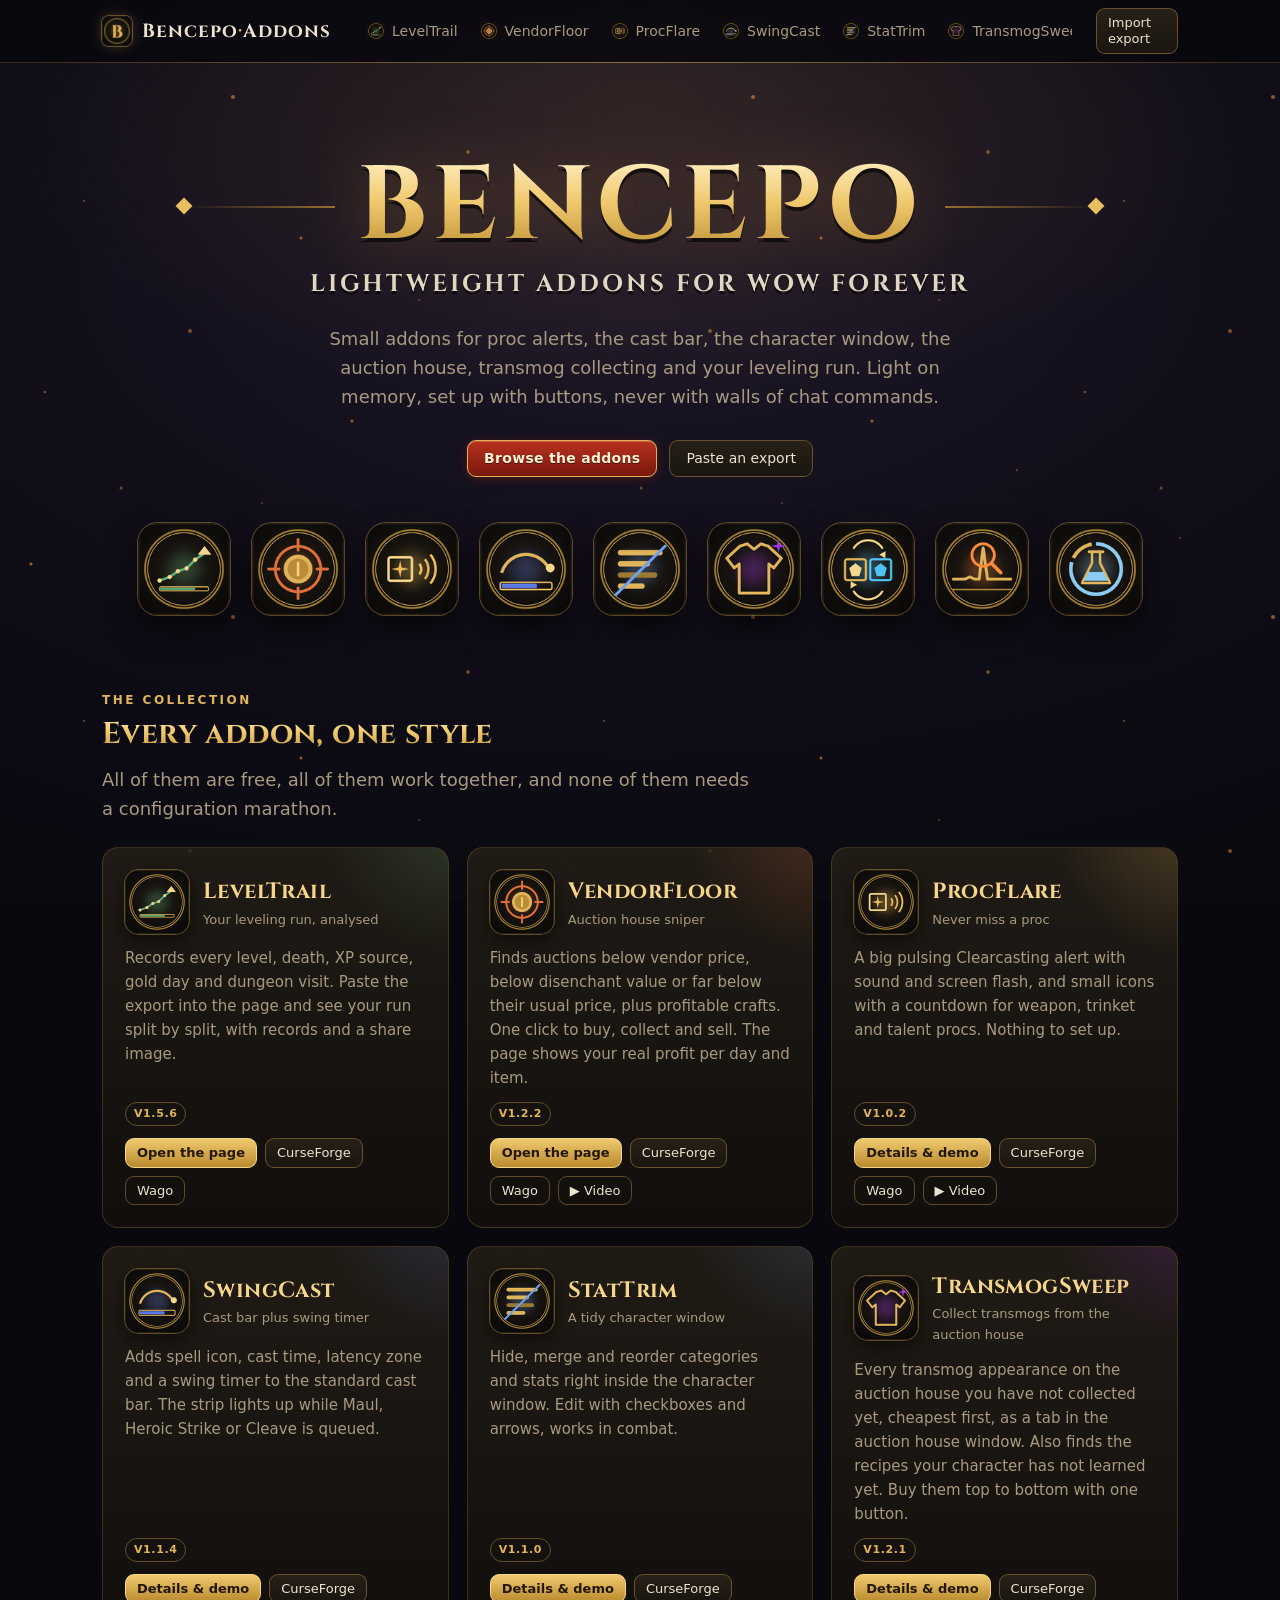
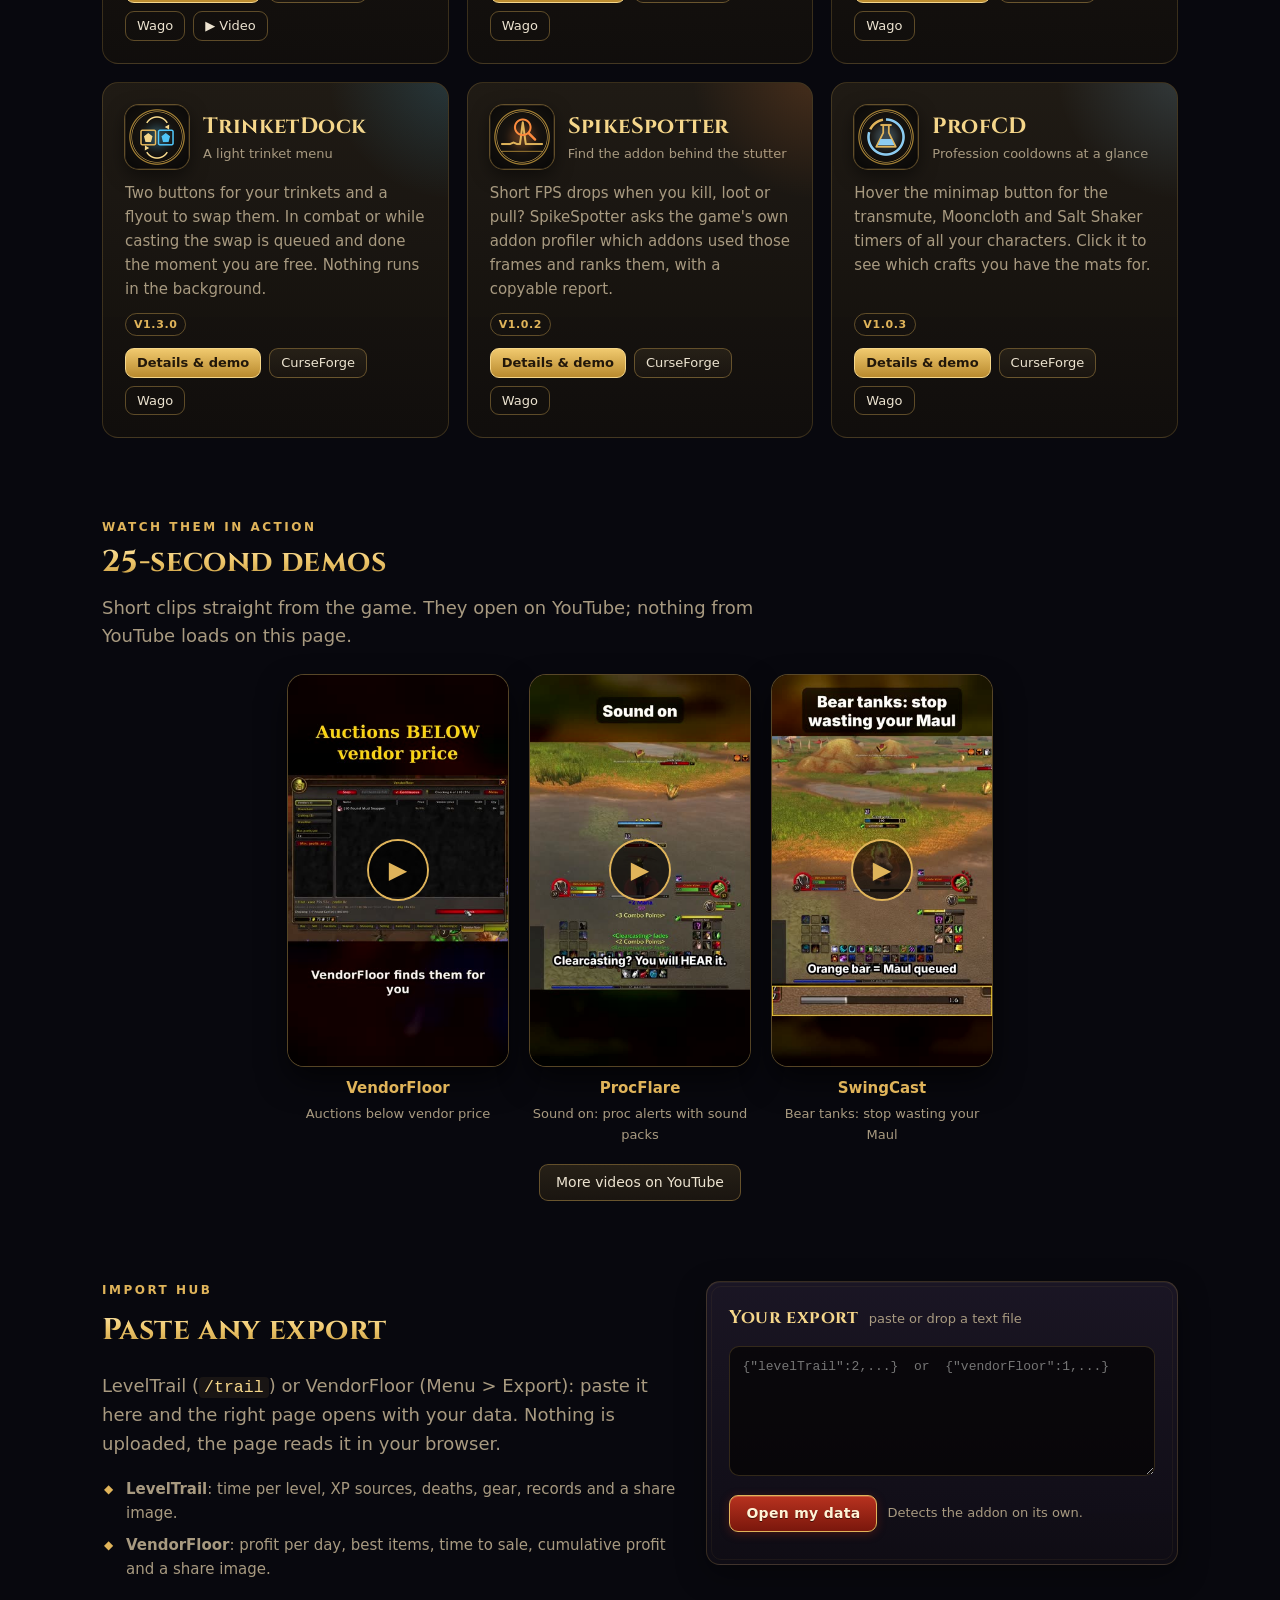
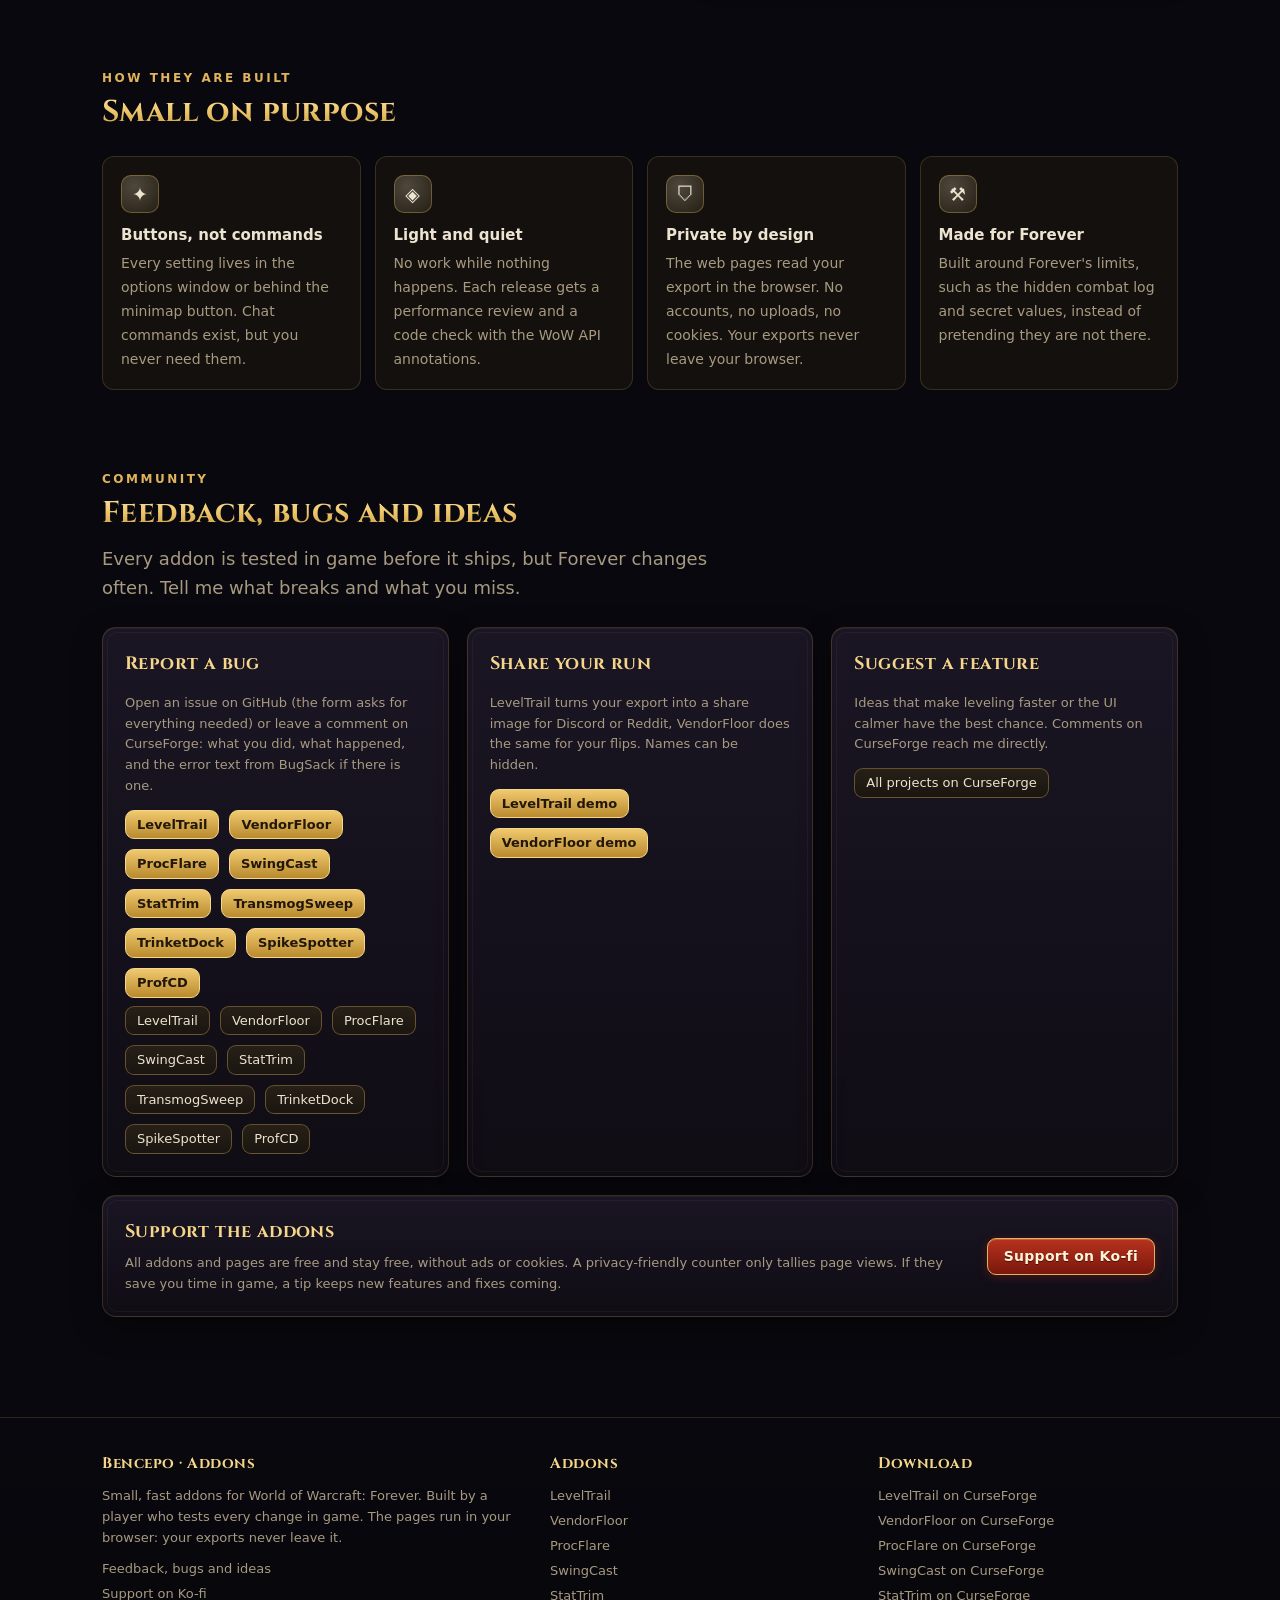
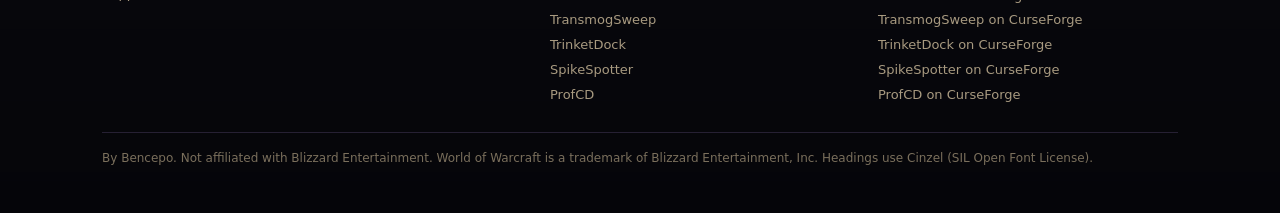
<file: index.html>
<!doctype html>
<html lang="en">
<head>
<meta charset="utf-8">
<meta name="viewport" content="width=device-width,initial-scale=1">
<title>Bencepo · Addons for WoW Forever</title>
<meta name="description" content="LevelTrail, VendorFloor, ProcFlare, SwingCast, StatTrim and TransmogSweep: small, fast addons for World of Warcraft: Forever, with private web pages for your leveling run and auction flips.">
<meta property="og:title" content="Bencepo · Addons for WoW Forever">
<meta property="og:description" content="LevelTrail, VendorFloor, ProcFlare, SwingCast, StatTrim and TransmogSweep: small, fast addons for World of Warcraft: Forever, with private web pages for your leveling run and auction flips.">
<meta property="og:image" content="https://bencepo.github.io/assets/icons/bencepo-256.png">
<meta name="theme-color" content="#0b0a09">
<link rel="icon" type="image/png" href="assets/icons/bencepo-64.png">
<link rel="stylesheet" href="assets/site.css?v=d9d7bed5">
<style>
.homehero{text-align:center;padding-top:84px}
.homehero h1{margin-left:auto;margin-right:auto;font-size:46px;max-width:900px}
.homehero h1 small{display:block;font-size:26px;color:var(--text);margin-top:10px;letter-spacing:1px}
.homehero .lead{margin-left:auto;margin-right:auto}
.homehero .ctas{justify-content:center}
.iconrow{display:flex;justify-content:center;gap:22px;margin-top:46px;flex-wrap:wrap}
.iconrow a{position:relative;display:block;border-radius:20px;transition:transform .25s}
.iconrow a::after{content:"";position:absolute;inset:-18px;border-radius:50%;background:radial-gradient(circle,var(--glow),transparent 70%);z-index:-1;opacity:.8}
.iconrow img{width:92px;height:92px;border-radius:20px;display:block;box-shadow:0 0 0 1px var(--line2),0 14px 30px rgba(0,0,0,.6);animation:float 6s ease-in-out infinite}
.iconrow a:nth-child(2) img{animation-delay:-1.2s}.iconrow a:nth-child(3) img{animation-delay:-2.4s}.iconrow a:nth-child(4) img{animation-delay:-3.6s}.iconrow a:nth-child(5) img{animation-delay:-4.8s}
.iconrow a:hover{transform:scale(1.08)}
.ticks{list-style:none;padding:0;margin:0;color:var(--muted)}
.ticks li{padding-left:24px;position:relative;margin:8px 0}
.ticks li::before{content:"◆";position:absolute;left:2px;color:var(--gold);font-size:12px;top:3px}
.vids{display:flex;justify-content:center;gap:22px;flex-wrap:wrap;margin-top:20px}
.vid{position:relative;display:flex;flex-direction:column;gap:4px;width:220px;text-decoration:none;color:var(--text);text-align:center}
.vid img{width:220px;height:391px;object-fit:cover;border-radius:16px;box-shadow:0 0 0 1px var(--line2),0 14px 30px rgba(0,0,0,.6);transition:transform .25s}
.vid:hover img{transform:scale(1.03)}
.vid .play{position:absolute;left:50%;top:195px;transform:translate(-50%,-50%);width:58px;height:58px;border-radius:50%;background:rgba(0,0,0,.65);color:var(--gold);font-size:24px;display:flex;align-items:center;justify-content:center;box-shadow:0 0 0 2px var(--gold)}
.vid b{margin-top:6px;color:var(--gold)}
@media(max-width:860px){.homehero h1{font-size:36px}.iconrow img{width:64px;height:64px}}
</style>
</head>
<body>
<!--@header--><header class="top"><div class="wrap">
  <a class="brand" href=""><img src="assets/icons/bencepo-64.png" alt=""><span class="bt">Bencepo<b>·</b>Addons</span></a>
  <nav class="nav"><a href="leveltrail/"><img src="assets/icons/leveltrail-64.png" alt=""><span>LevelTrail</span></a><a href="vendorfloor/"><img src="assets/icons/vendorfloor-64.png" alt=""><span>VendorFloor</span></a><a href="procflare/"><img src="assets/icons/procflare-64.png" alt=""><span>ProcFlare</span></a><a href="swingcast/"><img src="assets/icons/swingcast-64.png" alt=""><span>SwingCast</span></a><a href="stattrim/"><img src="assets/icons/stattrim-64.png" alt=""><span>StatTrim</span></a><a href="transmogsweep/"><img src="assets/icons/transmogsweep-64.png" alt=""><span>TransmogSweep</span></a><a href="trinketdock/"><img src="assets/icons/trinketdock-64.png" alt=""><span>TrinketDock</span></a><a href="spikespotter/"><img src="assets/icons/spikespotter-64.png" alt=""><span>SpikeSpotter</span></a><a href="profcd/"><img src="assets/icons/profcd-64.png" alt=""><span>ProfCD</span></a></nav>
  <div class="spacer"></div>
  <a class="btn sm" href="#import">Import export</a>
</div></header><!--/@header-->
<main>
<div class="wrap">
  <section class="hero homehero">
    <div class="wordmark"><span class="orn"></span><h1 class="goldtext">Bencepo</h1><span class="orn r"></span></div>
    <div class="tagline">Lightweight addons for WoW Forever</div>
    <p class="lead">Small addons for proc alerts, the cast bar, the character window, the auction house, transmog collecting and your leveling run. Light on memory, set up with buttons, never with walls of chat commands.</p>
    <div class="ctas"><a class="btn primary" href="#addons">Browse the addons</a><a class="btn" href="#import">Paste an export</a></div>
    <div class="iconrow"><a href="leveltrail/" title="LevelTrail" style="--glow:rgba(95,176,122,.30)"><img src="assets/icons/leveltrail-128.png" alt="LevelTrail"></a><a href="vendorfloor/" title="VendorFloor" style="--glow:rgba(224,112,60,.32)"><img src="assets/icons/vendorfloor-128.png" alt="VendorFloor"></a><a href="procflare/" title="ProcFlare" style="--glow:rgba(240,190,90,.32)"><img src="assets/icons/procflare-128.png" alt="ProcFlare"></a><a href="swingcast/" title="SwingCast" style="--glow:rgba(90,120,230,.32)"><img src="assets/icons/swingcast-128.png" alt="SwingCast"></a><a href="stattrim/" title="StatTrim" style="--glow:rgba(110,160,240,.28)"><img src="assets/icons/stattrim-128.png" alt="StatTrim"></a><a href="transmogsweep/" title="TransmogSweep" style="--glow:rgba(163,53,238,.32)"><img src="assets/icons/transmogsweep-128.png" alt="TransmogSweep"></a><a href="trinketdock/" title="TrinketDock" style="--glow:rgba(79,195,247,.30)"><img src="assets/icons/trinketdock-128.png" alt="TrinketDock"></a><a href="spikespotter/" title="SpikeSpotter" style="--glow:rgba(255,138,61,.30)"><img src="assets/icons/spikespotter-128.png" alt="SpikeSpotter"></a><a href="profcd/" title="ProfCD" style="--glow:rgba(140,204,242,.30)"><img src="assets/icons/profcd-128.png" alt="ProfCD"></a></div>
  </section>

  <section class="section" id="addons">
    <div class="eyebrow">The collection</div>
    <h2 class="goldtext">Every addon, one style</h2>
    <p class="lead">All of them are free, all of them work together, and none of them needs a configuration marathon.</p>
    <div class="addons"><div class="acard reveal" style="--glow:rgba(95,176,122,.30)">
  <div class="head"><img src="assets/icons/leveltrail-128.png" alt=""><div><h3>LevelTrail</h3><div class="small">Your leveling run, analysed</div></div></div>
  <p>Records every level, death, XP source, gold day and dungeon visit. Paste the export into the page and see your run split by split, with records and a share image.</p>
  <div class="meta"><span class="tag">v1.5.6</span></div>
  <div class="links"><a class="btn gold sm" href="leveltrail/">Open the page</a><a class="btn sm" href="https://www.curseforge.com/wow/addons/leveltrail" target="_blank" rel="noopener">CurseForge</a><a class="btn sm ghost" href="https://addons.wago.io/addons/leveltrail" target="_blank" rel="noopener">Wago</a></div>
</div><div class="acard reveal" style="--glow:rgba(224,112,60,.32)">
  <div class="head"><img src="assets/icons/vendorfloor-128.png" alt=""><div><h3>VendorFloor</h3><div class="small">Auction house sniper</div></div></div>
  <p>Finds auctions below vendor price, below disenchant value or far below their usual price, plus profitable crafts. One click to buy, collect and sell. The page shows your real profit per day and item.</p>
  <div class="meta"><span class="tag">v1.2.2</span></div>
  <div class="links"><a class="btn gold sm" href="vendorfloor/">Open the page</a><a class="btn sm" href="https://www.curseforge.com/wow/addons/vendorfloor" target="_blank" rel="noopener">CurseForge</a><a class="btn sm ghost" href="https://addons.wago.io/addons/vendorfloor" target="_blank" rel="noopener">Wago</a><a class="btn sm ghost" href="https://youtu.be/_CKO9z5iTYE" target="_blank" rel="noopener">▶ Video</a></div>
</div><div class="acard reveal" style="--glow:rgba(240,190,90,.32)">
  <div class="head"><img src="assets/icons/procflare-128.png" alt=""><div><h3>ProcFlare</h3><div class="small">Never miss a proc</div></div></div>
  <p>A big pulsing Clearcasting alert with sound and screen flash, and small icons with a countdown for weapon, trinket and talent procs. Nothing to set up.</p>
  <div class="meta"><span class="tag">v1.0.2</span></div>
  <div class="links"><a class="btn gold sm" href="procflare/">Details & demo</a><a class="btn sm" href="https://www.curseforge.com/wow/addons/procflare" target="_blank" rel="noopener">CurseForge</a><a class="btn sm ghost" href="https://addons.wago.io/addons/procflare" target="_blank" rel="noopener">Wago</a><a class="btn sm ghost" href="https://youtube.com/shorts/WF2kPiWWzdE" target="_blank" rel="noopener">▶ Video</a></div>
</div><div class="acard reveal" style="--glow:rgba(90,120,230,.32)">
  <div class="head"><img src="assets/icons/swingcast-128.png" alt=""><div><h3>SwingCast</h3><div class="small">Cast bar plus swing timer</div></div></div>
  <p>Adds spell icon, cast time, latency zone and a swing timer to the standard cast bar. The strip lights up while Maul, Heroic Strike or Cleave is queued.</p>
  <div class="meta"><span class="tag">v1.1.4</span></div>
  <div class="links"><a class="btn gold sm" href="swingcast/">Details & demo</a><a class="btn sm" href="https://www.curseforge.com/wow/addons/swingcast" target="_blank" rel="noopener">CurseForge</a><a class="btn sm ghost" href="https://addons.wago.io/addons/swingcast" target="_blank" rel="noopener">Wago</a><a class="btn sm ghost" href="https://youtube.com/shorts/zE11MGQ7QIY" target="_blank" rel="noopener">▶ Video</a></div>
</div><div class="acard reveal" style="--glow:rgba(110,160,240,.28)">
  <div class="head"><img src="assets/icons/stattrim-128.png" alt=""><div><h3>StatTrim</h3><div class="small">A tidy character window</div></div></div>
  <p>Hide, merge and reorder categories and stats right inside the character window. Edit with checkboxes and arrows, works in combat.</p>
  <div class="meta"><span class="tag">v1.1.0</span></div>
  <div class="links"><a class="btn gold sm" href="stattrim/">Details & demo</a><a class="btn sm" href="https://www.curseforge.com/wow/addons/stattrim" target="_blank" rel="noopener">CurseForge</a><a class="btn sm ghost" href="https://addons.wago.io/addons/stattrim" target="_blank" rel="noopener">Wago</a></div>
</div><div class="acard reveal" style="--glow:rgba(163,53,238,.32)">
  <div class="head"><img src="assets/icons/transmogsweep-128.png" alt=""><div><h3>TransmogSweep</h3><div class="small">Collect transmogs from the auction house</div></div></div>
  <p>Every transmog appearance on the auction house you have not collected yet, cheapest first, as a tab in the auction house window. Also finds the recipes your character has not learned yet. Buy them top to bottom with one button.</p>
  <div class="meta"><span class="tag">v1.2.1</span></div>
  <div class="links"><a class="btn gold sm" href="transmogsweep/">Details & demo</a><a class="btn sm" href="https://www.curseforge.com/wow/addons/transmogsweep" target="_blank" rel="noopener">CurseForge</a><a class="btn sm ghost" href="https://addons.wago.io/addons/transmogsweep" target="_blank" rel="noopener">Wago</a></div>
</div><div class="acard reveal" style="--glow:rgba(79,195,247,.30)">
  <div class="head"><img src="assets/icons/trinketdock-128.png" alt=""><div><h3>TrinketDock</h3><div class="small">A light trinket menu</div></div></div>
  <p>Two buttons for your trinkets and a flyout to swap them. In combat or while casting the swap is queued and done the moment you are free. Nothing runs in the background.</p>
  <div class="meta"><span class="tag">v1.3.0</span></div>
  <div class="links"><a class="btn gold sm" href="trinketdock/">Details & demo</a><a class="btn sm" href="https://www.curseforge.com/wow/addons/trinketdock" target="_blank" rel="noopener">CurseForge</a><a class="btn sm ghost" href="https://addons.wago.io/addons/trinketdock" target="_blank" rel="noopener">Wago</a></div>
</div><div class="acard reveal" style="--glow:rgba(255,138,61,.30)">
  <div class="head"><img src="assets/icons/spikespotter-128.png" alt=""><div><h3>SpikeSpotter</h3><div class="small">Find the addon behind the stutter</div></div></div>
  <p>Short FPS drops when you kill, loot or pull? SpikeSpotter asks the game&#x27;s own addon profiler which addons used those frames and ranks them, with a copyable report.</p>
  <div class="meta"><span class="tag">v1.0.2</span></div>
  <div class="links"><a class="btn gold sm" href="spikespotter/">Details & demo</a><a class="btn sm" href="https://www.curseforge.com/wow/addons/spikespotter" target="_blank" rel="noopener">CurseForge</a><a class="btn sm ghost" href="https://addons.wago.io/addons/spikespotter" target="_blank" rel="noopener">Wago</a></div>
</div><div class="acard reveal" style="--glow:rgba(140,204,242,.30)">
  <div class="head"><img src="assets/icons/profcd-128.png" alt=""><div><h3>ProfCD</h3><div class="small">Profession cooldowns at a glance</div></div></div>
  <p>Hover the minimap button for the transmute, Mooncloth and Salt Shaker timers of all your characters. Click it to see which crafts you have the mats for.</p>
  <div class="meta"><span class="tag">v1.0.3</span></div>
  <div class="links"><a class="btn gold sm" href="profcd/">Details & demo</a><a class="btn sm" href="https://www.curseforge.com/wow/addons/profcd" target="_blank" rel="noopener">CurseForge</a><a class="btn sm ghost" href="https://addons.wago.io/addons/profcd" target="_blank" rel="noopener">Wago</a></div>
</div></div>
  </section>

  <section class="section" id="videos">
    <div class="eyebrow">Watch them in action</div>
    <h2 class="goldtext">25-second demos</h2>
    <p class="lead">Short clips straight from the game. They open on YouTube; nothing from YouTube loads on this page.</p>
    <div class="vids">
      <a class="vid reveal" href="https://youtube.com/shorts/PKxT8-Vhkis" target="_blank" rel="noopener"><img src="assets/video/vendorfloor-short.jpg" alt="VendorFloor demo" loading="lazy"><span class="play">▶</span><b>VendorFloor</b><span class="small">Auctions below vendor price</span></a>
      <a class="vid reveal" href="https://youtube.com/shorts/WF2kPiWWzdE" target="_blank" rel="noopener"><img src="assets/video/procflare-short.jpg" alt="ProcFlare demo" loading="lazy"><span class="play">▶</span><b>ProcFlare</b><span class="small">Sound on: proc alerts with sound packs</span></a>
      <a class="vid reveal" href="https://youtube.com/shorts/zE11MGQ7QIY" target="_blank" rel="noopener"><img src="assets/video/swingcast-short.jpg" alt="SwingCast demo" loading="lazy"><span class="play">▶</span><b>SwingCast</b><span class="small">Bear tanks: stop wasting your Maul</span></a>
    </div>
    <div style="text-align:center;margin-top:18px"><a class="btn" href="https://www.youtube.com/@Bencepo" target="_blank" rel="noopener">More videos on YouTube</a></div>
  </section>

  <section class="section" id="import">
    <div class="split">
      <div>
        <div class="eyebrow">Import hub</div>
        <h2 class="goldtext" style="font-size:30px;margin:6px 0 8px">Paste any export</h2>
        <p class="lead">LevelTrail (<code>/trail</code>) or VendorFloor (Menu &gt; Export): paste it here and the right page opens with your data. Nothing is uploaded, the page reads it in your browser.</p>
        <ul class="ticks">
          <li><b>LevelTrail</b>: time per level, XP sources, deaths, gear, records and a share image.</li>
          <li><b>VendorFloor</b>: profit per day, best items, time to sale, cumulative profit and a share image.</li>
        </ul>
      </div>
      <div class="panel dropzone" id="hub">
        <h2>Your export <span class="small">paste or drop a text file</span></h2>
        <textarea id="hubText" spellcheck="false" placeholder='{"levelTrail":2,...}  or  {"vendorFloor":1,...}'></textarea>
        <div class="row" style="margin-top:12px">
          <button class="primary" id="hubGo">Open my data</button>
          <span class="small" id="hubKind">Detects the addon on its own.</span>
        </div>
        <div class="msg" id="hubMsg"></div>
      </div>
    </div>
  </section>

  <section class="section">
    <div class="eyebrow">How they are built</div>
    <h2 class="goldtext">Small on purpose</h2>
    <div class="features" style="margin-top:20px">
      <div class="feat reveal"><div class="fi">✦</div><b>Buttons, not commands</b><span>Every setting lives in the options window or behind the minimap button. Chat commands exist, but you never need them.</span></div>
      <div class="feat reveal"><div class="fi">◈</div><b>Light and quiet</b><span>No work while nothing happens. Each release gets a performance review and a code check with the WoW API annotations.</span></div>
      <div class="feat reveal"><div class="fi">⛉</div><b>Private by design</b><span>The web pages read your export in the browser. No accounts, no uploads, no cookies. Your exports never leave your browser.</span></div>
      <div class="feat reveal"><div class="fi">⚒</div><b>Made for Forever</b><span>Built around Forever's limits, such as the hidden combat log and secret values, instead of pretending they are not there.</span></div>
    </div>
  </section>

  <section class="section" id="community">
  <div class="eyebrow">Community</div>
  <h2 class="goldtext">Feedback, bugs and ideas</h2>
  <p class="lead">Every addon is tested in game before it ships, but Forever changes often. Tell me what breaks and what you miss.</p>
  <div class="grid3">
    <div class="panel reveal"><h2>Report a bug</h2><p class="small">Open an issue on GitHub (the form asks for everything needed) or leave a comment on CurseForge: what you did, what happened, and the error text from BugSack if there is one.</p>
      <div class="row" style="margin-bottom:8px"><a class="btn sm gold" href="https://github.com/Bencepo/LevelTrail/issues/new/choose" target="_blank" rel="noopener">LevelTrail</a><a class="btn sm gold" href="https://github.com/Bencepo/VendorFloor/issues/new/choose" target="_blank" rel="noopener">VendorFloor</a><a class="btn sm gold" href="https://github.com/Bencepo/ProcFlare/issues/new/choose" target="_blank" rel="noopener">ProcFlare</a><a class="btn sm gold" href="https://github.com/Bencepo/SwingCast/issues/new/choose" target="_blank" rel="noopener">SwingCast</a><a class="btn sm gold" href="https://github.com/Bencepo/StatTrim/issues/new/choose" target="_blank" rel="noopener">StatTrim</a><a class="btn sm gold" href="https://github.com/Bencepo/TransmogSweep/issues/new/choose" target="_blank" rel="noopener">TransmogSweep</a><a class="btn sm gold" href="https://github.com/Bencepo/TrinketDock/issues/new/choose" target="_blank" rel="noopener">TrinketDock</a><a class="btn sm gold" href="https://github.com/Bencepo/SpikeSpotter/issues/new/choose" target="_blank" rel="noopener">SpikeSpotter</a><a class="btn sm gold" href="https://github.com/Bencepo/ProfCD/issues/new/choose" target="_blank" rel="noopener">ProfCD</a></div>
      <div class="row"><a class="btn sm" href="https://www.curseforge.com/wow/addons/leveltrail#comments" target="_blank" rel="noopener">LevelTrail</a><a class="btn sm" href="https://www.curseforge.com/wow/addons/vendorfloor#comments" target="_blank" rel="noopener">VendorFloor</a><a class="btn sm" href="https://www.curseforge.com/wow/addons/procflare#comments" target="_blank" rel="noopener">ProcFlare</a><a class="btn sm" href="https://www.curseforge.com/wow/addons/swingcast#comments" target="_blank" rel="noopener">SwingCast</a><a class="btn sm" href="https://www.curseforge.com/wow/addons/stattrim#comments" target="_blank" rel="noopener">StatTrim</a><a class="btn sm" href="https://www.curseforge.com/wow/addons/transmogsweep#comments" target="_blank" rel="noopener">TransmogSweep</a><a class="btn sm" href="https://www.curseforge.com/wow/addons/trinketdock#comments" target="_blank" rel="noopener">TrinketDock</a><a class="btn sm" href="https://www.curseforge.com/wow/addons/spikespotter#comments" target="_blank" rel="noopener">SpikeSpotter</a><a class="btn sm" href="https://www.curseforge.com/wow/addons/profcd#comments" target="_blank" rel="noopener">ProfCD</a></div></div>
    <div class="panel reveal"><h2>Share your run</h2><p class="small">LevelTrail turns your export into a share image for Discord or Reddit, VendorFloor does the same for your flips. Names can be hidden.</p>
      <div class="row"><a class="btn sm gold" href="leveltrail/#demo">LevelTrail demo</a><a class="btn sm gold" href="vendorfloor/#demo">VendorFloor demo</a></div></div>
    <div class="panel reveal"><h2>Suggest a feature</h2><p class="small">Ideas that make leveling faster or the UI calmer have the best chance. Comments on CurseForge reach me directly.</p>
      <div class="row"><a class="btn sm" href="https://www.curseforge.com/members/bencepo/projects" target="_blank" rel="noopener">All projects on CurseForge</a></div></div>
  </div>
  <div class="panel support reveal" style="margin-top:18px;display:flex;gap:22px;align-items:center;flex-wrap:wrap">
    <div style="flex:1;min-width:260px"><h2 style="margin-bottom:6px">Support the addons</h2><p class="small" style="margin:0">All addons and pages are free and stay free, without ads or cookies. A privacy-friendly counter only tallies page views. If they save you time in game, a tip keeps new features and fixes coming.</p></div>
    <a class="btn primary" href="https://ko-fi.com/bencepo" target="_blank" rel="noopener">Support on Ko-fi</a>
  </div>
</section>
</div>
</main>
<!--@footer--><footer class="site"><div class="wrap">
  <div class="cols">
    <div><h4>Bencepo · Addons</h4><p style="margin:0 0 10px">Small, fast addons for World of Warcraft: Forever. Built by a player who tests every change in game. The pages run in your browser: your exports never leave it.</p>
      <a href="#community">Feedback, bugs and ideas</a><a href="https://ko-fi.com/bencepo" target="_blank" rel="noopener">Support on Ko-fi</a></div>
    <div><h4>Addons</h4><a href="leveltrail/">LevelTrail</a><a href="vendorfloor/">VendorFloor</a><a href="procflare/">ProcFlare</a><a href="swingcast/">SwingCast</a><a href="stattrim/">StatTrim</a><a href="transmogsweep/">TransmogSweep</a><a href="trinketdock/">TrinketDock</a><a href="spikespotter/">SpikeSpotter</a><a href="profcd/">ProfCD</a></div>
    <div><h4>Download</h4><a href="https://www.curseforge.com/wow/addons/leveltrail" target="_blank" rel="noopener">LevelTrail on CurseForge</a><a href="https://www.curseforge.com/wow/addons/vendorfloor" target="_blank" rel="noopener">VendorFloor on CurseForge</a><a href="https://www.curseforge.com/wow/addons/procflare" target="_blank" rel="noopener">ProcFlare on CurseForge</a><a href="https://www.curseforge.com/wow/addons/swingcast" target="_blank" rel="noopener">SwingCast on CurseForge</a><a href="https://www.curseforge.com/wow/addons/stattrim" target="_blank" rel="noopener">StatTrim on CurseForge</a><a href="https://www.curseforge.com/wow/addons/transmogsweep" target="_blank" rel="noopener">TransmogSweep on CurseForge</a><a href="https://www.curseforge.com/wow/addons/trinketdock" target="_blank" rel="noopener">TrinketDock on CurseForge</a><a href="https://www.curseforge.com/wow/addons/spikespotter" target="_blank" rel="noopener">SpikeSpotter on CurseForge</a><a href="https://www.curseforge.com/wow/addons/profcd" target="_blank" rel="noopener">ProfCD on CurseForge</a></div>
  </div>
  <div class="legal">By Bencepo. Not affiliated with Blizzard Entertainment. World of Warcraft is a trademark of Blizzard Entertainment, Inc. Headings use Cinzel (SIL Open Font License).</div>
</div></footer><!--/@footer-->
<script src="assets/site.js?v=d9d7bed5"></script>
<script>
(function(){
  const t = document.getElementById("hubText"), msg = document.getElementById("hubMsg"), kind = document.getElementById("hubKind"), hub = document.getElementById("hub");
  const NAMES = { leveltrail: "LevelTrail", vendorfloor: "VendorFloor" };
  function check() {
    const k = BENCEPO.detect(t.value);
    kind.textContent = k ? `Recognised: ${NAMES[k]} export.` : t.value.trim() ? "Not recognised yet." : "Detects the addon on its own.";
    kind.className = "small" + (k ? " good" : "");
    return k;
  }
  function go() {
    const k = check();
    if (!t.value.trim()) { msg.textContent = "Paste an export first."; msg.className = "msg err"; return; }
    if (!k) { msg.textContent = "This is not a LevelTrail or VendorFloor export. Copy it again with Ctrl+C in the addon's export window."; msg.className = "msg err"; return; }
    BENCEPO.handoff(k, t.value, "");
  }
  t.addEventListener("input", check);
  t.addEventListener("paste", () => setTimeout(() => { if (check()) go(); }, 0));
  document.getElementById("hubGo").onclick = go;
  ["dragenter","dragover"].forEach(e => hub.addEventListener(e, ev => { ev.preventDefault(); hub.classList.add("over"); }));
  ["dragleave","drop"].forEach(e => hub.addEventListener(e, () => hub.classList.remove("over")));
  hub.addEventListener("drop", ev => { ev.preventDefault(); const f = ev.dataTransfer.files && ev.dataTransfer.files[0];
    if (f) f.text().then(x => { t.value = x; go(); }); else { t.value = ev.dataTransfer.getData("text"); go(); } });
})();
</script>
</body>
</html>
</file>
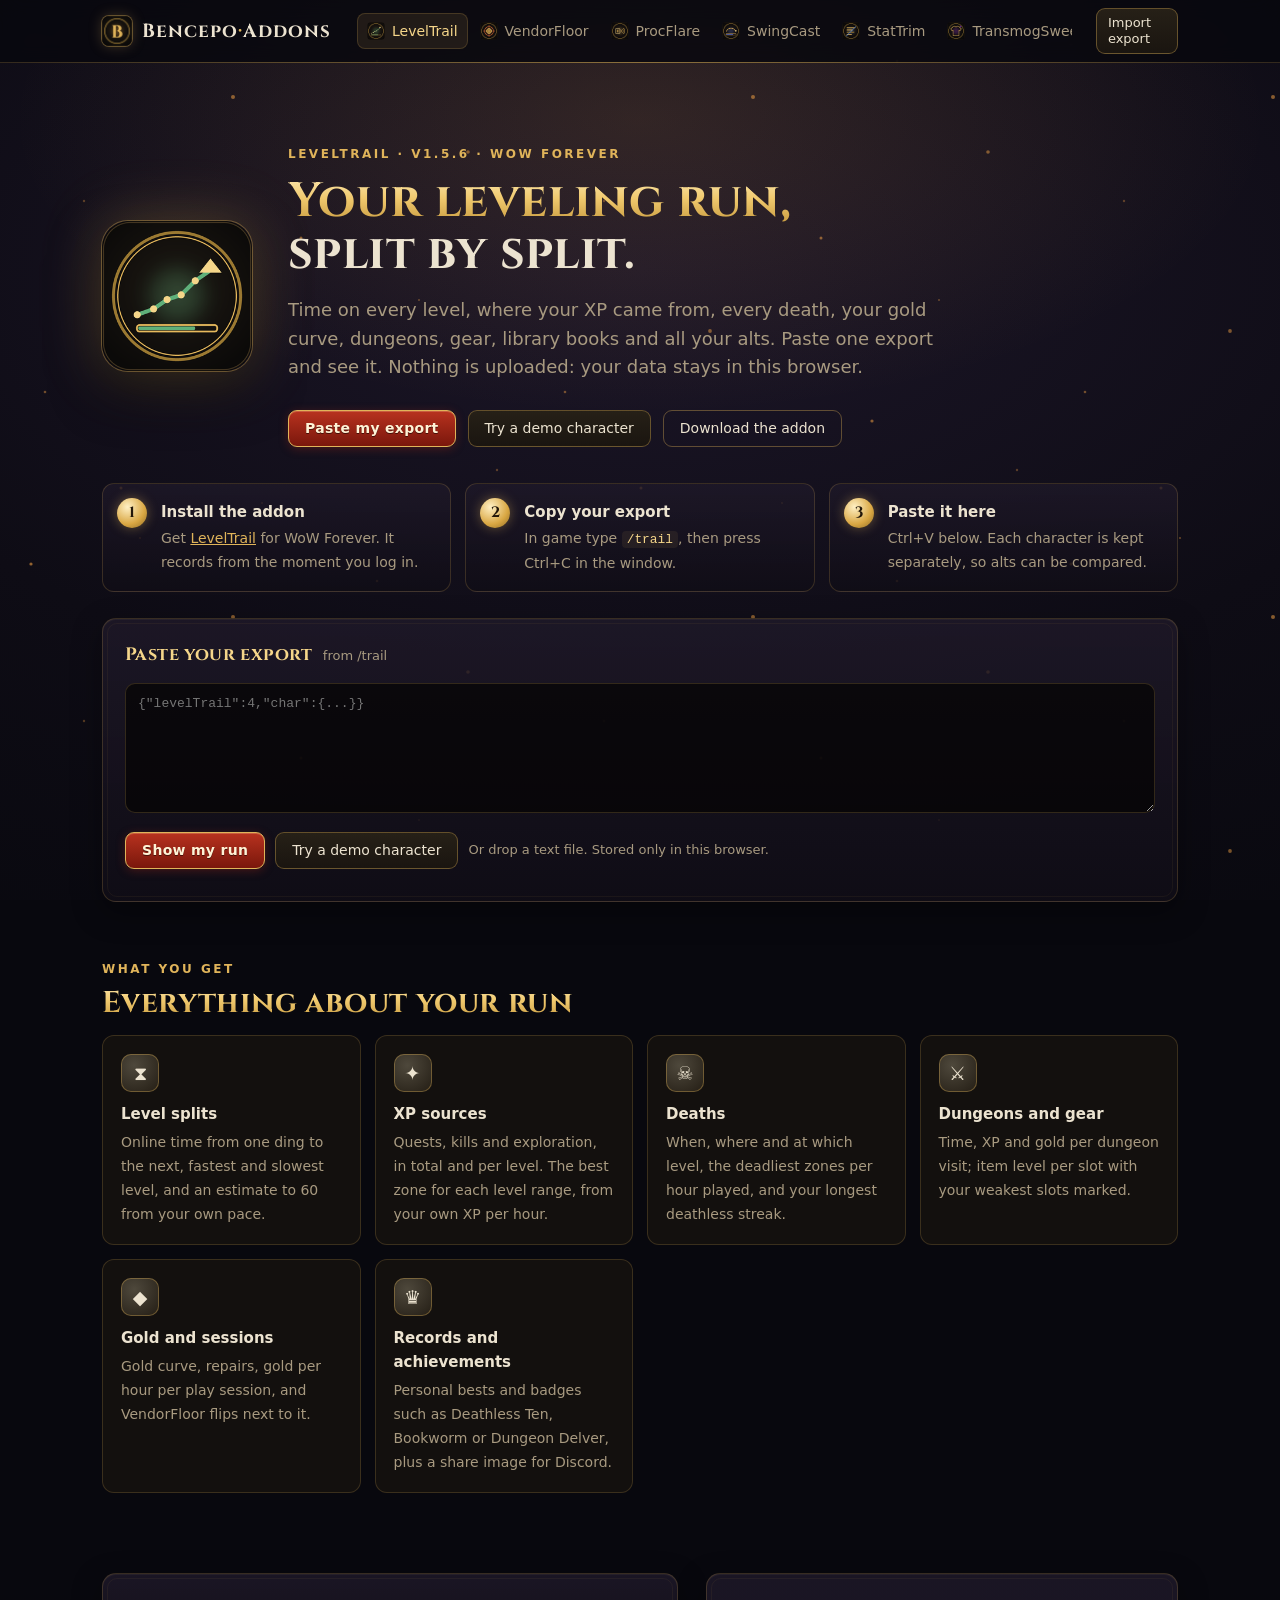
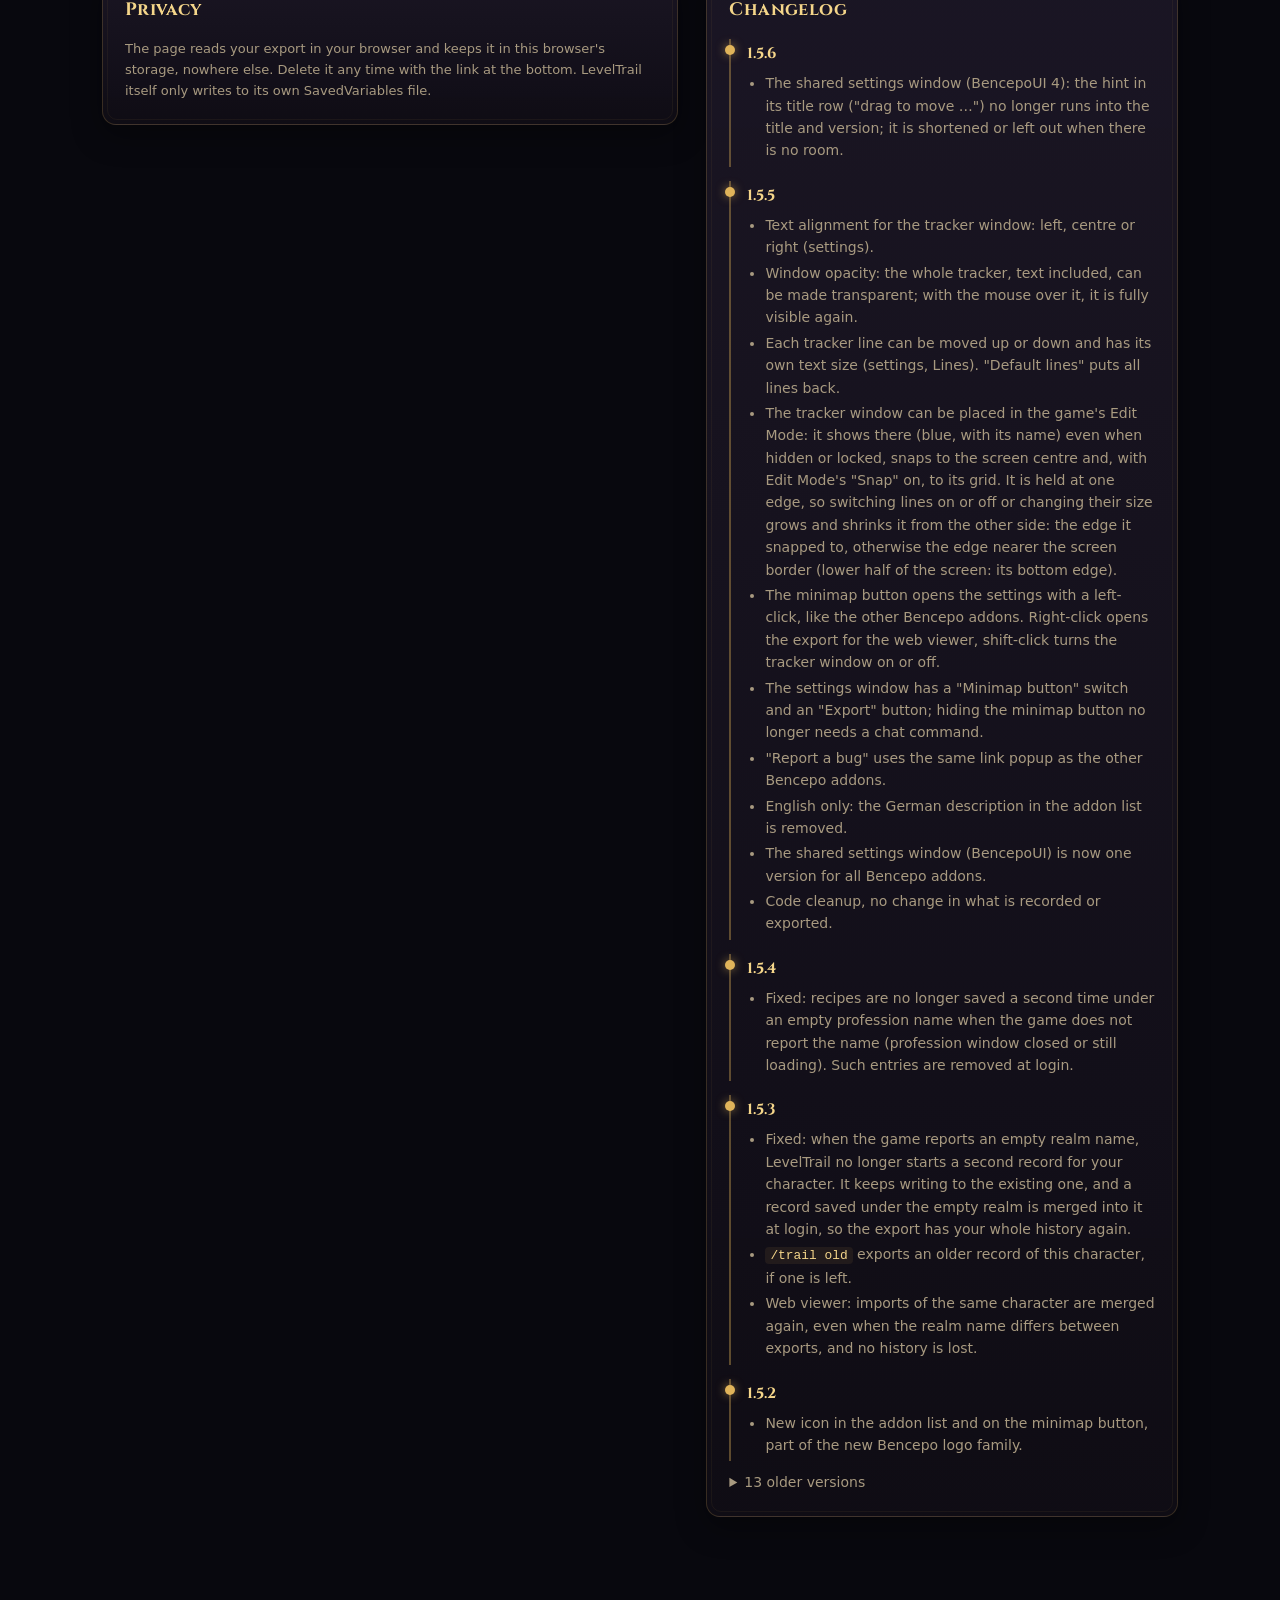
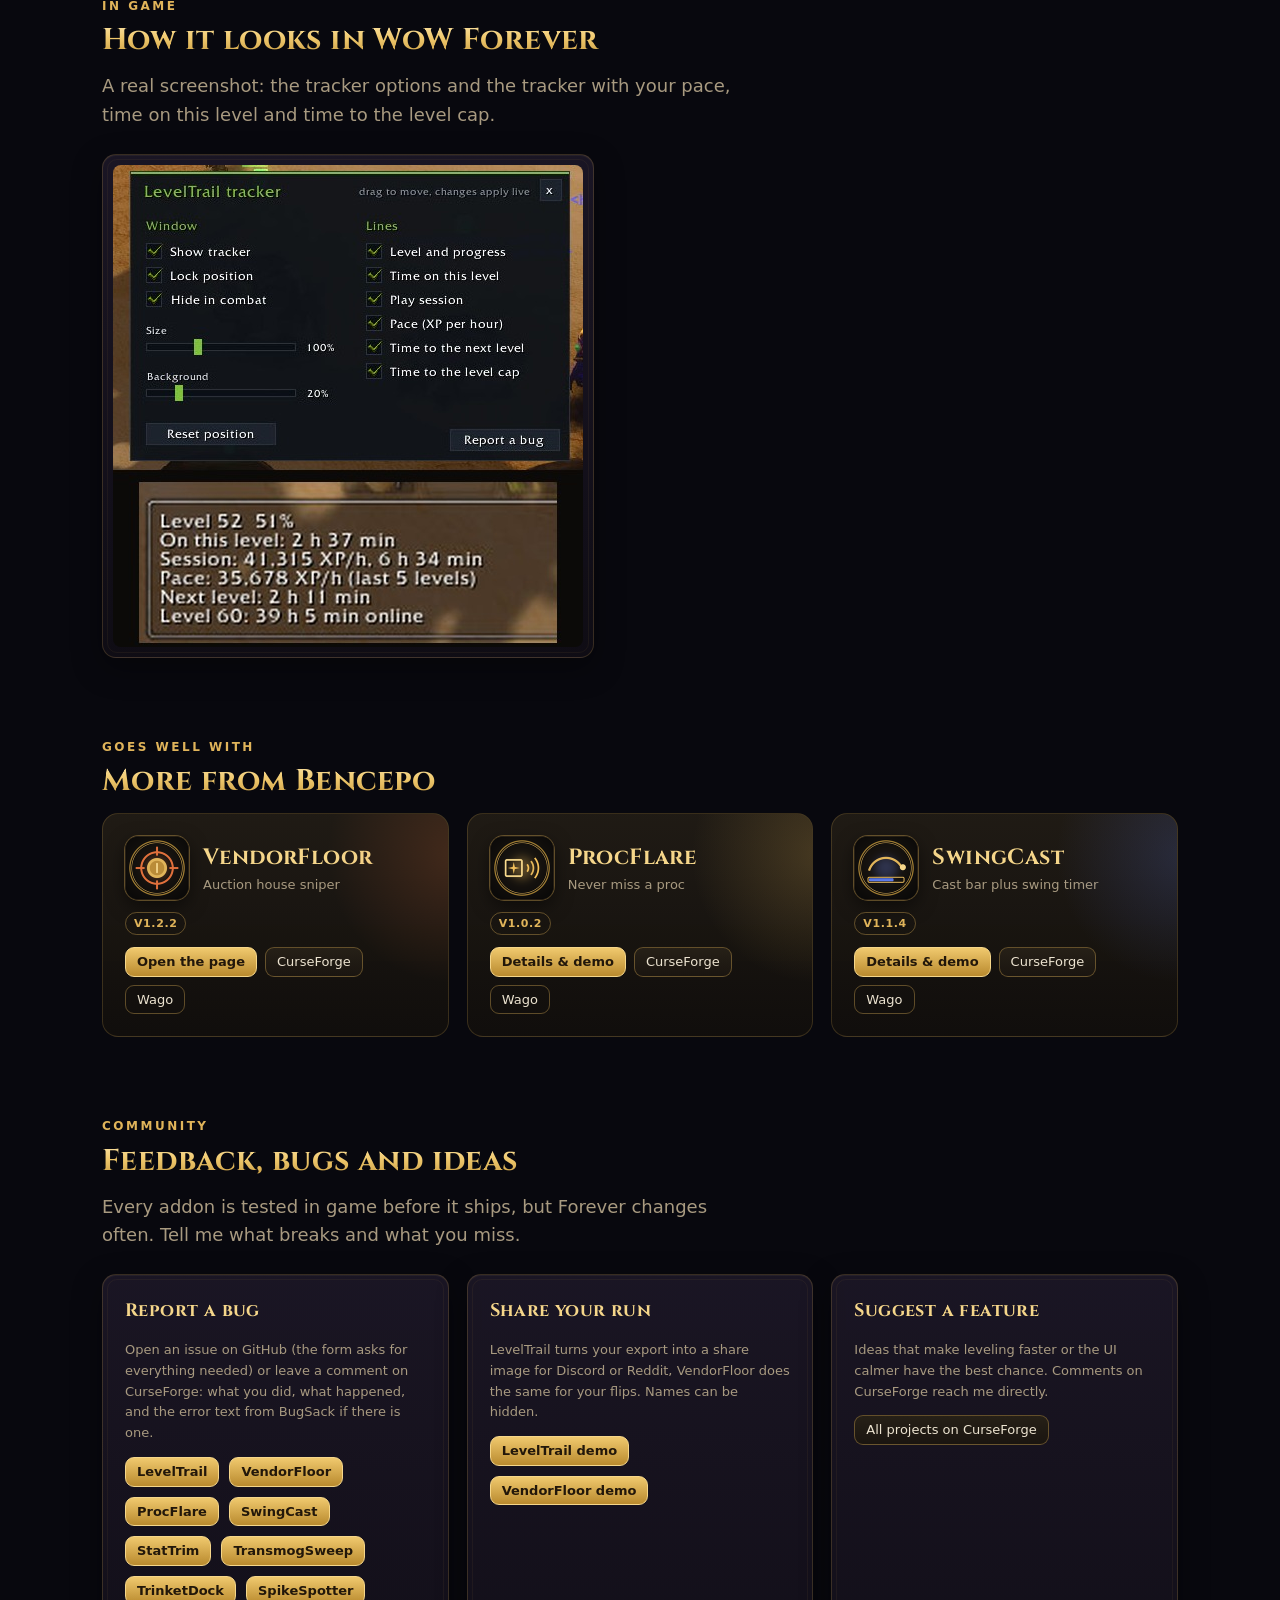
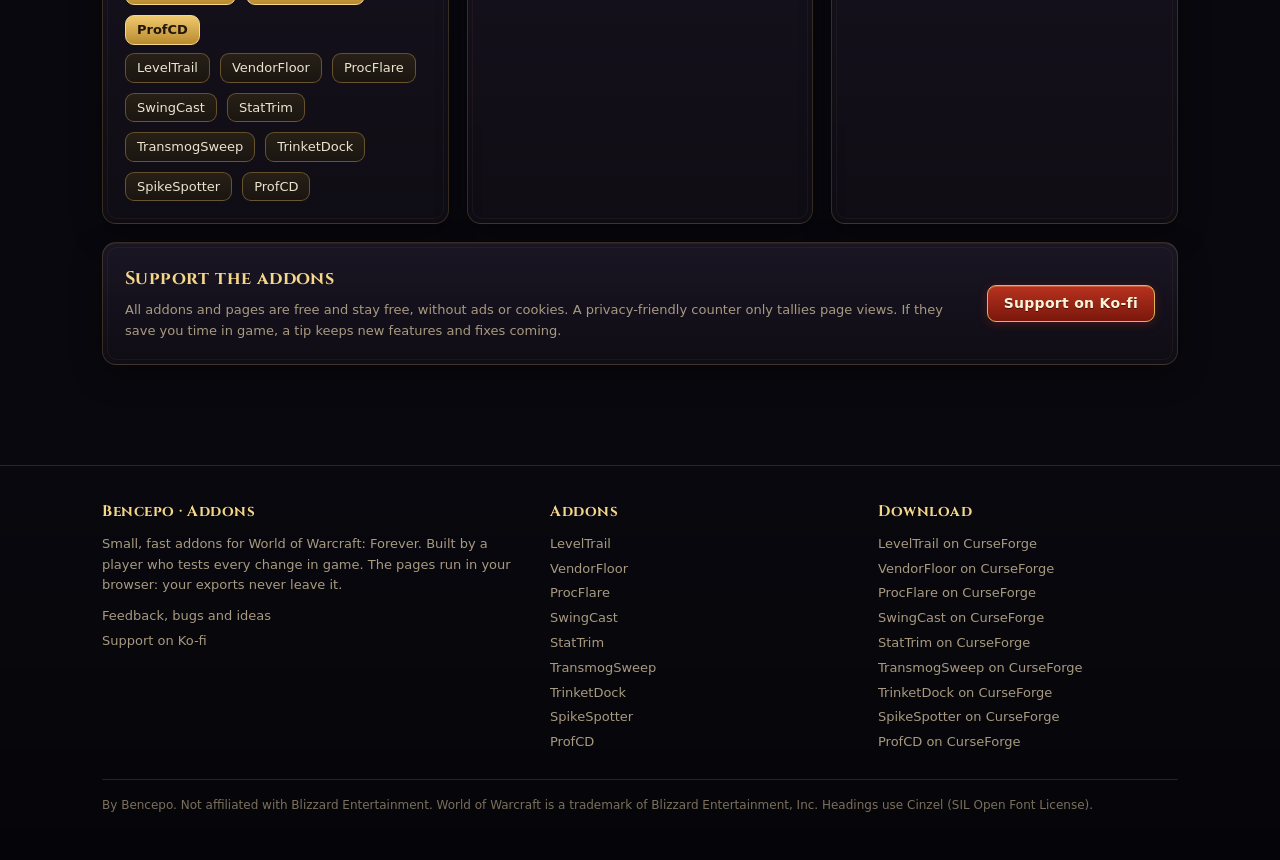
<file: leveltrail/index.html>
<!doctype html>
<html lang="en">
<head>
<meta charset="utf-8">
<meta name="viewport" content="width=device-width,initial-scale=1">
<title>LevelTrail – your WoW Forever leveling run, analysed</title>
<meta name="description" content="Paste your LevelTrail export and see your WoW Forever leveling run: time per level, XP sources, deaths, gold, library books and alts. Runs in your browser, nothing is uploaded.">
<meta property="og:title" content="LevelTrail – your leveling run, analysed">
<meta property="og:description" content="Time per level, XP sources, deaths, gold and alts for WoW Forever. Free, private, no account.">
<link rel="icon" type="image/png" href="../assets/icons/leveltrail-64.png">
<meta property="og:image" content="https://bencepo.github.io/assets/icons/leveltrail-256.png">
<meta name="theme-color" content="#0b0a09">
<link rel="stylesheet" href="../assets/site.css?v=d9d7bed5">
<style>
.toolbar{display:flex;align-items:center;gap:10px;flex-wrap:wrap;padding:12px 0 0}
.toolbar .chips{flex:1}
.charhead h1{font-size:40px;text-shadow:0 0 30px currentColor}
.recgrid{display:grid;grid-template-columns:repeat(auto-fill,minmax(200px,1fr));gap:12px;margin-bottom:16px}
.rec{padding:12px 14px;border-radius:12px;border:1px solid var(--line);background:rgba(5,4,3,.45)}
.rec .l{font-size:11px;text-transform:uppercase;letter-spacing:.8px;color:var(--muted);font-weight:600}
.rec .v{font-size:20px;font-weight:800;color:var(--gold2)}
.rec .d{font-size:12px;color:var(--muted)}
.linkbtn,.linkbtn:hover,.linkbtn:active{background:none;border:0;padding:0;font:inherit;color:inherit;text-decoration:underline;cursor:pointer;box-shadow:none;transform:none;display:inline}
.sr-only{position:absolute;width:1px;height:1px;padding:0;margin:-1px;overflow:hidden;clip:rect(0,0,0,0);white-space:nowrap;border:0}
</style>
</head>
<body>
<!--@header--><header class="top"><div class="wrap">
  <a class="brand" href="../"><img src="../assets/icons/bencepo-64.png" alt=""><span class="bt">Bencepo<b>·</b>Addons</span></a>
  <nav class="nav"><a href="../leveltrail/" class=on><img src="../assets/icons/leveltrail-64.png" alt=""><span>LevelTrail</span></a><a href="../vendorfloor/"><img src="../assets/icons/vendorfloor-64.png" alt=""><span>VendorFloor</span></a><a href="../procflare/"><img src="../assets/icons/procflare-64.png" alt=""><span>ProcFlare</span></a><a href="../swingcast/"><img src="../assets/icons/swingcast-64.png" alt=""><span>SwingCast</span></a><a href="../stattrim/"><img src="../assets/icons/stattrim-64.png" alt=""><span>StatTrim</span></a><a href="../transmogsweep/"><img src="../assets/icons/transmogsweep-64.png" alt=""><span>TransmogSweep</span></a><a href="../trinketdock/"><img src="../assets/icons/trinketdock-64.png" alt=""><span>TrinketDock</span></a><a href="../spikespotter/"><img src="../assets/icons/spikespotter-64.png" alt=""><span>SpikeSpotter</span></a><a href="../profcd/"><img src="../assets/icons/profcd-64.png" alt=""><span>ProfCD</span></a></nav>
  <div class="spacer"></div>
  <a class="btn sm" href="../#import">Import export</a>
</div></header><!--/@header-->
<div class="wrap toolbar"><div class="chips" id="chars"></div><button id="addBtn" class="hidden sm">+ Import another character</button></div>

<main class="wrap">
  <div id="intro">
  <section class="hero addonhero">
    <img class="heroicon" src="../assets/icons/leveltrail-256.png" alt="LevelTrail">
    <div>
      <div class="eyebrow">LevelTrail · <!--@version-->v1.5.6<!--/@version--> · WoW Forever</div>
      <h1><span class="goldtext">Your leveling run,</span><br>split by split.</h1>
      <p class="lead">Time on every level, where your XP came from, every death, your gold curve, dungeons, gear, library books and all your alts. Paste one export and see it. Nothing is uploaded: your data stays in this browser.</p>
      <div class="ctas"><a class="btn primary" href="#importBox">Paste my export</a><button id="demoBtn2">Try a demo character</button><a class="btn ghost" href="https://www.curseforge.com/wow/addons/leveltrail" target="_blank" rel="noopener">Download the addon</a></div>
    </div>
  </section>
  <div class="steps">
    <div class="step"><b>Install the addon</b><span>Get <a href="https://www.curseforge.com/wow/addons/leveltrail" target="_blank" rel="noopener">LevelTrail</a> for WoW Forever. It records from the moment you log in.</span></div>
    <div class="step"><b>Copy your export</b><span>In game type <code>/trail</code>, then press Ctrl+C in the window.</span></div>
    <div class="step"><b>Paste it here</b><span>Ctrl+V below. Each character is kept separately, so alts can be compared.</span></div>
  </div>
  </div>

  <section class="card dropzone" id="importBox">
    <h2>Paste your export <span class="small">from /trail</span></h2>
    <textarea id="paste" placeholder='{"levelTrail":4,"char":{...}}' spellcheck="false"></textarea>
    <div class="row" style="margin-top:12px">
      <button class="primary" id="importBtn">Show my run</button>
      <button id="demoBtn">Try a demo character</button>
      <span class="small">Or drop a text file. Stored only in this browser.</span>
    </div>
    <div class="msg" id="msg"></div>
  </section>

  <div id="view"></div>

  <div id="introMore">
    <section class="section">
      <div class="eyebrow">What you get</div>
      <h2 class="goldtext">Everything about your run</h2>
      <div class="features">
        <div class="feat reveal"><div class="fi">⧗</div><b>Level splits</b><span>Online time from one ding to the next, fastest and slowest level, and an estimate to 60 from your own pace.</span></div>
        <div class="feat reveal"><div class="fi">✦</div><b>XP sources</b><span>Quests, kills and exploration, in total and per level. The best zone for each level range, from your own XP per hour.</span></div>
        <div class="feat reveal"><div class="fi">☠</div><b>Deaths</b><span>When, where and at which level, the deadliest zones per hour played, and your longest deathless streak.</span></div>
        <div class="feat reveal"><div class="fi">⚔</div><b>Dungeons and gear</b><span>Time, XP and gold per dungeon visit; item level per slot with your weakest slots marked.</span></div>
        <div class="feat reveal"><div class="fi">◆</div><b>Gold and sessions</b><span>Gold curve, repairs, gold per hour per play session, and VendorFloor flips next to it.</span></div>
        <div class="feat reveal"><div class="fi">♛</div><b>Records and achievements</b><span>Personal bests and badges such as Deathless Ten, Bookworm or Dungeon Delver, plus a share image for Discord.</span></div>
      </div>
    </section>
    <section class="section">
      <div class="split">
        <div class="panel reveal"><h2>Privacy</h2><p class="small" style="margin:0">The page reads your export in your browser and keeps it in this browser's storage, nowhere else. Delete it any time with the link at the bottom. LevelTrail itself only writes to its own SavedVariables file.</p></div>
        <div class="panel reveal"><h2>Changelog</h2><!--@changelog--><div class="changelog"><div class="cl"><b>1.5.6</b><ul><li>The shared settings window (BencepoUI 4): the hint in its title row (&quot;drag to move …&quot;) no longer runs into the title and version; it is shortened or left out when there is no room.</li></ul></div><div class="cl"><b>1.5.5</b><ul><li>Text alignment for the tracker window: left, centre or right (settings).</li><li>Window opacity: the whole tracker, text included, can be made transparent; with the mouse over it, it is fully visible again.</li><li>Each tracker line can be moved up or down and has its own text size (settings, Lines). &quot;Default lines&quot; puts all lines back.</li><li>The tracker window can be placed in the game&#x27;s Edit Mode: it shows there (blue, with its name) even when hidden or locked, snaps to the screen centre and, with Edit Mode&#x27;s &quot;Snap&quot; on, to its grid. It is held at one edge, so switching lines on or off or changing their size grows and shrinks it from the other side: the edge it snapped to, otherwise the edge nearer the screen border (lower half of the screen: its bottom edge).</li><li>The minimap button opens the settings with a left-click, like the other Bencepo addons. Right-click opens the export for the web viewer, shift-click turns the tracker window on or off.</li><li>The settings window has a &quot;Minimap button&quot; switch and an &quot;Export&quot; button; hiding the minimap button no longer needs a chat command.</li><li>&quot;Report a bug&quot; uses the same link popup as the other Bencepo addons.</li><li>English only: the German description in the addon list is removed.</li><li>The shared settings window (BencepoUI) is now one version for all Bencepo addons.</li><li>Code cleanup, no change in what is recorded or exported.</li></ul></div><div class="cl"><b>1.5.4</b><ul><li>Fixed: recipes are no longer saved a second time under an empty profession name when the game does not report the name (profession window closed or still loading). Such entries are removed at login.</li></ul></div><div class="cl"><b>1.5.3</b><ul><li>Fixed: when the game reports an empty realm name, LevelTrail no longer starts a second record for your character. It keeps writing to the existing one, and a record saved under the empty realm is merged into it at login, so the export has your whole history again.</li><li><code>/trail old</code> exports an older record of this character, if one is left.</li><li>Web viewer: imports of the same character are merged again, even when the realm name differs between exports, and no history is lost.</li></ul></div><div class="cl"><b>1.5.2</b><ul><li>New icon in the addon list and on the minimap button, part of the new Bencepo logo family.</li></ul></div></div><details><summary>13 older versions</summary><div class="changelog" style="margin-top:12px"><div class="cl"><b>1.5.1</b><ul><li>Fixed a Lua error (&quot;attempt to index local &#x27;msg&#x27; (a secret string value)&quot;) when the game hands protected chat messages to the addon, e.g. on zone discovery. Such messages are now skipped.</li></ul></div><div class="cl"><b>1.5.0</b><ul><li>Tracker options in their own window (<code>/trail options</code>, or shift-click the minimap button): lock the position so clicks go through, hide in combat, size, background opacity and which lines to show. The window can stay open while you play, every change shows at once.</li><li>LevelTrail leaves beta: 1.5.0 is the first stable release.</li></ul></div><div class="cl"><b>1.4.0-beta</b><ul><li>New &quot;Report a bug&quot; button in the export window (and <code>/trail bug</code>): shows the link to the bug report page, ready to copy with Ctrl+C.</li><li>XP: the first XP after a break or a fresh install is no longer lost, and a jump over several levels counts the full XP of the levels in between.</li><li>Play sessions: online time keeps a session going even without XP (crafting, auction house, travel); a session that ended is saved with its last numbers; kills, quests and loot after a break go to the new session; sessions are recorded at the level cap too. <code>/trail session</code> says when no session is running.</li><li>Logging out after XP-only play now saves the latest XP, level and session.</li><li>Dungeon visits: kills and deaths count even before the first session of a login; a visit ends when you come back to life outside, and time outside the instance no longer counts.</li><li>Zone times: the minute before a loading screen goes to the zone you left.</li><li>Loot value: items the game had not loaded yet are valued as soon as their data arrives.</li><li>Bank: the first bank bag is read again, and a scan right after closing the bank no longer wipes the saved bank contents.</li><li>Reputation: factions under collapsed headers and headers with their own standing are listed; your collapsed headers stay collapsed.</li><li>Spell ranks are read on non-English clients; recipes &quot;in range&quot; are the ones that still give skill; recipes of linked or other players&#x27; professions are no longer saved as yours.</li><li>Deaths are counted per level for the web viewer, so the deathless streak and its badge use every death.</li><li>Esc closes the export window even without clicking into the text; a clear message when the character is not loaded yet; <code>/trail minimap</code> says so when there is no minimap button.</li><li>Minimap settings moved to their own saved variable (<code>LevelTrailSettings</code>).</li><li>Web viewer: safer import (only numbers where numbers belong), times no longer show &quot;60 min&quot;, the level cap comes from the export, &quot;Hide character name&quot; stays on, a notice when the browser does not keep the import, and better screen reader support.</li></ul></div><div class="cl"><b>1.3.6-beta</b><ul><li>Brighter icon that stays readable on the round minimap button.</li></ul></div><div class="cl"><b>1.3.5-beta</b><ul><li>New icon: glowing footsteps climbing to a star, for the minimap button and the addon list.</li></ul></div><div class="cl"><b>1.3.4-beta</b><ul><li>/trail hud, /trail minimap, /trail session and /trail help no longer rebuild the whole character snapshot first.</li><li>Bank and recipe scans wait a second after the last change instead of running on every single item move or craft.</li></ul></div><div class="cl"><b>1.3.3-beta</b><ul><li>Less work while farming: the character snapshot (bags, quests, talents, reputation, spells) is rebuilt at most once a minute instead of after every loot or money change; right away on level-up, zone change, export and logout.</li><li>Removed fallbacks for old clients and the spare minimap button that was only used without LibDBIcon.</li><li>Code check with LuaLS and the WoW API annotations runs with every change.</li></ul></div><div class="cl"><b>1.3.2-beta</b><ul><li>Now also on Wago Addons.</li><li>Automated tests (busted) for chat parsing, pace and formatting run with every change.</li></ul></div><div class="cl"><b>1.3.1-beta</b><ul><li>Own minimap and addon list icon.</li><li>Removed everything left from the former name BencepoExport: the data takeover, the <code>/bx</code> command, the optional dependency and the <code>legacy/</code> and <code>migration/</code> folders. Use <code>/trail</code> or <code>/lt</code>.</li><li>Exports no longer carry the <code>bencepoExport</code> marker; the web viewer only reads LevelTrail exports.</li></ul></div><div class="cl"><b>1.3.0-beta</b><ul><li>Best zone per level: online time and XP per zone and level (<code>char.zoneLevels</code>).</li><li>Session recap: kills, quests, deaths and vendor value of the loot per play session; <code>/trail session</code> shows the running session in chat.</li><li>Dungeon runs: every visit to a dungeon or raid with time, XP, gold, kills, deaths and loot (<code>char.dungeons</code>, last 50).</li><li>Travel time: time on flights and corpse runs, in total and per level (<code>char.travel</code>).</li><li>Quest numbers (<code>char.questStats</code>: completed, quest log, quests per level) and talent trees with points (<code>char.talentTrees</code>).</li><li>Web viewer: level times compared with your other characters, best zone for your level, rested XP, travel time, quests, talents (unspent points), gear (weakest slots), professions (at the cap), reputation, death analysis, last session recap, dungeons.</li></ul></div><div class="cl"><b>1.2.0-beta</b><ul><li>Minimap button (LibDBIcon, so minimap button collectors can take it): left-click opens the export for the web page, right-click turns the tracker window on or off, drag to move. <code>/trail minimap</code> hides or shows it. LevelTrail also appears in the game&#x27;s addon menu next to the minimap.</li></ul></div><div class="cl"><b>1.1.0-beta</b><ul><li>Tracker window (<code>/trail hud</code>): level progress, time on the level, session and average XP per hour, time to the next level and to 60. Movable, remembers position and visibility per character.</li><li>Pace: XP per hour from the last five full levels (or the session), time to the next level and the level cap, in the export (<code>char.pace</code>) and in <code>/trail chat</code>.</li><li>Zones: online time, XP and deaths per zone (<code>char.zones</code>).</li><li><code>/trail help</code> lists the commands.</li><li>Web viewer: XP per hour, time to 60 from the addon, zones table.</li><li>VendorFloor: if Bencepo&#x27;s auction house addon VendorFloor is installed, its profit is part of the export (account-wide totals, profit per day, and per play session). The web viewer shows it next to the gold curve. Without VendorFloor nothing changes.</li><li>Play sessions in the web viewer show gold per hour.</li></ul></div><div class="cl"><b>1.0.0-beta</b><ul><li>First public version: level splits, XP sources, deaths, gold per day, repairs, play sessions, library books (WoW Forever) and a copyable export (<code>/trail</code>) for the LevelTrail web viewer at https://bencepo.github.io/leveltrail/</li></ul></div></div></details><!--/@changelog--></div>
      </div>
    </section>
    <section class="section" id="ingame">
    <div class="eyebrow">In game</div>
    <h2 class="goldtext">How it looks in WoW Forever</h2>
    <p class="lead">A real screenshot: the tracker options and the tracker with your pace, time on this level and time to the level cap.</p>
    <div class="panel reveal" style="padding:10px;max-width:492px"><img src="../media/leveltrail/ingame.jpg" alt="LevelTrail tracker in WoW Forever" loading="lazy" style="width:100%;display:block;border-radius:8px"></div>
  </section>
    <section class="section"><div class="eyebrow">Goes well with</div><h2 class="goldtext">More from Bencepo</h2><!--@goes--><div class="addons"><div class="acard reveal" style="--glow:rgba(224,112,60,.32)">
  <div class="head"><img src="../assets/icons/vendorfloor-128.png" alt=""><div><h3>VendorFloor</h3><div class="small">Auction house sniper</div></div></div>
  
  <div class="meta"><span class="tag">v1.2.2</span></div>
  <div class="links"><a class="btn gold sm" href="../vendorfloor/">Open the page</a><a class="btn sm" href="https://www.curseforge.com/wow/addons/vendorfloor" target="_blank" rel="noopener">CurseForge</a><a class="btn sm ghost" href="https://addons.wago.io/addons/vendorfloor" target="_blank" rel="noopener">Wago</a></div>
</div><div class="acard reveal" style="--glow:rgba(240,190,90,.32)">
  <div class="head"><img src="../assets/icons/procflare-128.png" alt=""><div><h3>ProcFlare</h3><div class="small">Never miss a proc</div></div></div>
  
  <div class="meta"><span class="tag">v1.0.2</span></div>
  <div class="links"><a class="btn gold sm" href="../procflare/">Details & demo</a><a class="btn sm" href="https://www.curseforge.com/wow/addons/procflare" target="_blank" rel="noopener">CurseForge</a><a class="btn sm ghost" href="https://addons.wago.io/addons/procflare" target="_blank" rel="noopener">Wago</a></div>
</div><div class="acard reveal" style="--glow:rgba(90,120,230,.32)">
  <div class="head"><img src="../assets/icons/swingcast-128.png" alt=""><div><h3>SwingCast</h3><div class="small">Cast bar plus swing timer</div></div></div>
  
  <div class="meta"><span class="tag">v1.1.4</span></div>
  <div class="links"><a class="btn gold sm" href="../swingcast/">Details & demo</a><a class="btn sm" href="https://www.curseforge.com/wow/addons/swingcast" target="_blank" rel="noopener">CurseForge</a><a class="btn sm ghost" href="https://addons.wago.io/addons/swingcast" target="_blank" rel="noopener">Wago</a></div>
</div></div><!--/@goes--></section>
    <!--@community--><section class="section" id="community">
  <div class="eyebrow">Community</div>
  <h2 class="goldtext">Feedback, bugs and ideas</h2>
  <p class="lead">Every addon is tested in game before it ships, but Forever changes often. Tell me what breaks and what you miss.</p>
  <div class="grid3">
    <div class="panel reveal"><h2>Report a bug</h2><p class="small">Open an issue on GitHub (the form asks for everything needed) or leave a comment on CurseForge: what you did, what happened, and the error text from BugSack if there is one.</p>
      <div class="row" style="margin-bottom:8px"><a class="btn sm gold" href="https://github.com/Bencepo/LevelTrail/issues/new/choose" target="_blank" rel="noopener">LevelTrail</a><a class="btn sm gold" href="https://github.com/Bencepo/VendorFloor/issues/new/choose" target="_blank" rel="noopener">VendorFloor</a><a class="btn sm gold" href="https://github.com/Bencepo/ProcFlare/issues/new/choose" target="_blank" rel="noopener">ProcFlare</a><a class="btn sm gold" href="https://github.com/Bencepo/SwingCast/issues/new/choose" target="_blank" rel="noopener">SwingCast</a><a class="btn sm gold" href="https://github.com/Bencepo/StatTrim/issues/new/choose" target="_blank" rel="noopener">StatTrim</a><a class="btn sm gold" href="https://github.com/Bencepo/TransmogSweep/issues/new/choose" target="_blank" rel="noopener">TransmogSweep</a><a class="btn sm gold" href="https://github.com/Bencepo/TrinketDock/issues/new/choose" target="_blank" rel="noopener">TrinketDock</a><a class="btn sm gold" href="https://github.com/Bencepo/SpikeSpotter/issues/new/choose" target="_blank" rel="noopener">SpikeSpotter</a><a class="btn sm gold" href="https://github.com/Bencepo/ProfCD/issues/new/choose" target="_blank" rel="noopener">ProfCD</a></div>
      <div class="row"><a class="btn sm" href="https://www.curseforge.com/wow/addons/leveltrail#comments" target="_blank" rel="noopener">LevelTrail</a><a class="btn sm" href="https://www.curseforge.com/wow/addons/vendorfloor#comments" target="_blank" rel="noopener">VendorFloor</a><a class="btn sm" href="https://www.curseforge.com/wow/addons/procflare#comments" target="_blank" rel="noopener">ProcFlare</a><a class="btn sm" href="https://www.curseforge.com/wow/addons/swingcast#comments" target="_blank" rel="noopener">SwingCast</a><a class="btn sm" href="https://www.curseforge.com/wow/addons/stattrim#comments" target="_blank" rel="noopener">StatTrim</a><a class="btn sm" href="https://www.curseforge.com/wow/addons/transmogsweep#comments" target="_blank" rel="noopener">TransmogSweep</a><a class="btn sm" href="https://www.curseforge.com/wow/addons/trinketdock#comments" target="_blank" rel="noopener">TrinketDock</a><a class="btn sm" href="https://www.curseforge.com/wow/addons/spikespotter#comments" target="_blank" rel="noopener">SpikeSpotter</a><a class="btn sm" href="https://www.curseforge.com/wow/addons/profcd#comments" target="_blank" rel="noopener">ProfCD</a></div></div>
    <div class="panel reveal"><h2>Share your run</h2><p class="small">LevelTrail turns your export into a share image for Discord or Reddit, VendorFloor does the same for your flips. Names can be hidden.</p>
      <div class="row"><a class="btn sm gold" href="../leveltrail/#demo">LevelTrail demo</a><a class="btn sm gold" href="../vendorfloor/#demo">VendorFloor demo</a></div></div>
    <div class="panel reveal"><h2>Suggest a feature</h2><p class="small">Ideas that make leveling faster or the UI calmer have the best chance. Comments on CurseForge reach me directly.</p>
      <div class="row"><a class="btn sm" href="https://www.curseforge.com/members/bencepo/projects" target="_blank" rel="noopener">All projects on CurseForge</a></div></div>
  </div>
  <div class="panel support reveal" style="margin-top:18px;display:flex;gap:22px;align-items:center;flex-wrap:wrap">
    <div style="flex:1;min-width:260px"><h2 style="margin-bottom:6px">Support the addons</h2><p class="small" style="margin:0">All addons and pages are free and stay free, without ads or cookies. A privacy-friendly counter only tallies page views. If they save you time in game, a tip keeps new features and fixes coming.</p></div>
    <a class="btn primary" href="https://ko-fi.com/bencepo" target="_blank" rel="noopener">Support on Ko-fi</a>
  </div>
</section><!--/@community-->
  </div>
</main>

<!--@footer--><footer class="site"><div class="wrap">
  <div class="cols">
    <div><h4>Bencepo · Addons</h4><p style="margin:0 0 10px">Small, fast addons for World of Warcraft: Forever. Built by a player who tests every change in game. The pages run in your browser: your exports never leave it.</p>
      <a href="../#community">Feedback, bugs and ideas</a><a href="https://ko-fi.com/bencepo" target="_blank" rel="noopener">Support on Ko-fi</a></div>
    <div><h4>Addons</h4><a href="../leveltrail/">LevelTrail</a><a href="../vendorfloor/">VendorFloor</a><a href="../procflare/">ProcFlare</a><a href="../swingcast/">SwingCast</a><a href="../stattrim/">StatTrim</a><a href="../transmogsweep/">TransmogSweep</a><a href="../trinketdock/">TrinketDock</a><a href="../spikespotter/">SpikeSpotter</a><a href="../profcd/">ProfCD</a></div>
    <div><h4>Download</h4><a href="https://www.curseforge.com/wow/addons/leveltrail" target="_blank" rel="noopener">LevelTrail on CurseForge</a><a href="https://www.curseforge.com/wow/addons/vendorfloor" target="_blank" rel="noopener">VendorFloor on CurseForge</a><a href="https://www.curseforge.com/wow/addons/procflare" target="_blank" rel="noopener">ProcFlare on CurseForge</a><a href="https://www.curseforge.com/wow/addons/swingcast" target="_blank" rel="noopener">SwingCast on CurseForge</a><a href="https://www.curseforge.com/wow/addons/stattrim" target="_blank" rel="noopener">StatTrim on CurseForge</a><a href="https://www.curseforge.com/wow/addons/transmogsweep" target="_blank" rel="noopener">TransmogSweep on CurseForge</a><a href="https://www.curseforge.com/wow/addons/trinketdock" target="_blank" rel="noopener">TrinketDock on CurseForge</a><a href="https://www.curseforge.com/wow/addons/spikespotter" target="_blank" rel="noopener">SpikeSpotter on CurseForge</a><a href="https://www.curseforge.com/wow/addons/profcd" target="_blank" rel="noopener">ProfCD on CurseForge</a></div>
  </div>
  <div class="legal">By Bencepo. Not affiliated with Blizzard Entertainment. World of Warcraft is a trademark of Blizzard Entertainment, Inc. Headings use Cinzel (SIL Open Font License).</div>
</div></footer><!--/@footer-->
<div class="wrap small" id="clearWrap" style="margin:-30px auto 30px"><button type="button" class="linkbtn" id="clearAll">Delete all LevelTrail data stored on this site</button></div>

<script src="../assets/site.js?v=d9d7bed5"></script>
<script>
"use strict";
const KEY = "leveltrail.chars.v1";
const CLASS_COLOR = {WARRIOR:"#C69B6D",PALADIN:"#F48CBA",HUNTER:"#AAD372",ROGUE:"#FFF468",PRIEST:"#FFFFFF",SHAMAN:"#0070DD",MAGE:"#3FC7EB",WARLOCK:"#8788EE",DRUID:"#FF7C0A",DEATHKNIGHT:"#C41E3A",MONK:"#00FF98",DEMONHUNTER:"#A330C9",EVOKER:"#33937F"};
const MAX_LEVEL = 60; // fallback when an export has no pace.maxLevel
const maxLvl = c => { const m = +(c && c.pace && c.pace.maxLevel); return m > 0 ? m : MAX_LEVEL; };
const $ = id => document.getElementById(id);
const arr = v => Array.isArray(v) ? v : (v && typeof v === "object" ? Object.values(v) : []);
const esc = s => String(s ?? "").replace(/[&<>"']/g, c => ({"&":"&amp;","<":"&lt;",">":"&gt;",'"':"&quot;","'":"&#39;"}[c]));
const num = n => (+n || 0).toLocaleString("en-US");
const cap = s => { s = String(s || "").toLowerCase(); return s ? s[0].toUpperCase() + s.slice(1) : ""; };
const className = c => ({DEATHKNIGHT:"Death Knight",DEMONHUNTER:"Demon Hunter"}[c] || cap(c));
const raceName = r => ({Scourge:"Undead"}[r] || String(r || "").replace(/([a-z])([A-Z])/g, "$1 $2"));
function dur(sec, short) {
  if (sec == null || !isFinite(+sec)) return "–";
  // round to whole minutes first, then split, so 59.6 minutes become 1 h, not "60 min"
  const mins = Math.round(Math.max(0, +sec) / 60);
  const d = Math.floor(mins / 1440), h = Math.floor(mins % 1440 / 60), m = mins % 60;
  if (d) return short ? `${d}d ${h}h` : `${d} d ${h} h`;
  if (h) return short ? `${h}h ${m}m` : `${h} h ${m} min`;
  return short ? `${m}m` : `${m} min`;
}
function gold(c, short) {
  c = +c || 0; const neg = c < 0; c = Math.abs(c);
  const g = Math.floor(c / 10000), s = Math.floor(c % 10000 / 100), k = Math.floor(c % 100);
  const t = short ? (g ? `${num(g)}g` : s ? `${s}s` : `${k}c`) : (g ? `${num(g)}g ${s}s` : `${s}s ${k}c`);
  return (neg ? "−" : "") + t;
}
const pct = (a, b) => b ? Math.round(a / b * 100) : 0;

/* ---------- storage (per browser, may be unavailable) ---------- */
let memStore = {};
let storeBroken = false; // stored data could not be read and not be backed up: never overwrite it
function load() {
  let raw = null;
  try { raw = localStorage.getItem(KEY); } catch (e) { return memStore; }
  if (!raw) return {};
  try {
    const all = JSON.parse(raw) || {};
    Object.keys(all).forEach(id => { all[id] = clean(all[id]); });
    return all;
  } catch (e) {
    // keep a copy of what could not be read instead of replacing it on the next save
    storeBroken = true;
    try { localStorage.setItem(KEY + ".broken-" + Date.now(), raw); localStorage.removeItem(KEY); storeBroken = false; } catch (e2) {}
    return {};
  }
}
// Returns false when the browser did not keep the data (storage full or blocked).
function save(all) {
  memStore = all;
  if (storeBroken) return false;
  try { localStorage.setItem(KEY, JSON.stringify(all)); return true; } catch (e) { return false; }
}
let current = null;
let demoMode = false;
let hideName = false; // share card option, kept across re-renders

/* ---------- parsing ---------- */
// Numbers in an export are only ever used as numbers: anything else becomes null, so no
// text from a pasted export can reach the page except through esc().
const N = v => (v === null || v === undefined || v === "" || typeof v === "boolean" || !isFinite(+v)) ? null : +v;
function cleanRows(list, fields) {
  return arr(list).filter(r => r && typeof r === "object").map(r => { const o = { ...r }; fields.forEach(k => { if (k in o) o[k] = N(o[k]); }); return o; });
}
function clean(c) {
  if (!c || typeof c !== "object") return c;
  ["level","xp","xpMax","rested","online","copper","deathCount","firstLevel","ts","unspent","addonVersion"].forEach(k => { if (k in c) c[k] = N(c[k]); });
  if (c.splits) c.splits = cleanRows(c.splits, ["level","dur","online","ts"]);
  if (c.deaths) c.deaths = cleanRows(c.deaths, ["level","ts"]);
  if (c.sessions) c.sessions = cleanRows(c.sessions, ["minutes","levelStart","levelEnd","xpGained","copperDelta","kills","quests","deaths","loot","flipProfit"]);
  if (c.zoneLevels) c.zoneLevels = cleanRows(c.zoneLevels, ["level","time","xp"]);
  if (c.zones) c.zones = cleanRows(c.zones, ["time","xp","deaths"]);
  if (c.dungeons) c.dungeons = cleanRows(c.dungeons, ["level","minutes","xp","copper","kills","deaths","loot"]);
  if (c.talentTrees) c.talentTrees = cleanRows(c.talentTrees, ["points"]);
  if (c.talents) c.talents = cleanRows(c.talents, ["rank","max"]);
  if (c.reputation) c.reputation = cleanRows(c.reputation, ["standing","value","min","max"]);
  if (c.levelSince && typeof c.levelSince === "object") ["level","online","ts"].forEach(k => { if (k in c.levelSince) c.levelSince[k] = N(c.levelSince[k]); });
  if (c.pace && typeof c.pace === "object") Object.keys(c.pace).forEach(k => { if (typeof c.pace[k] !== "boolean" && k !== "rateFrom") c.pace[k] = N(c.pace[k]); });
  if (c.libraryBooks && typeof c.libraryBooks === "object") ["count","total"].forEach(k => { if (k in c.libraryBooks) c.libraryBooks[k] = N(c.libraryBooks[k]); });
  if (c.deathsByLevel && typeof c.deathsByLevel === "object") { const o = {}; Object.keys(c.deathsByLevel).forEach(k => { const l = N(k), n = N(c.deathsByLevel[k]); if (l != null && n != null) o[l] = n; }); c.deathsByLevel = o; }
  if (c.gear && typeof c.gear === "object") Object.keys(c.gear).forEach(k => { const g = c.gear[k]; if (g && typeof g === "object") { g.ilvl = N(g.ilvl); g.q = N(g.q); } });
  return c;
}
function parseExport(text) {
  text = String(text || "").trim();
  if (!text) throw new Error("Paste the text from /trail first.");
  const start = text.indexOf("{"), end = text.lastIndexOf("}");
  if (start < 0 || end < start) throw new Error("That does not look like a LevelTrail export. In game type /trail and press Ctrl+C in the window.");
  let d;
  try { d = JSON.parse(text.slice(start, end + 1)); } catch (e) { throw new Error("The text is incomplete or changed. Copy it again with Ctrl+C in the /trail window."); }
  if (!d || !d.levelTrail || !d.char || typeof d.char !== "object") throw new Error("That is not a LevelTrail export.");
  if (N(d.char.level) == null) throw new Error("That export has no valid character level. Copy it again with /trail.");
  return d;
}
let chars = load();
// Same character = same name and realm. Realm text can differ between exports ("?" before the
// realm is known, spaces, case), so compare a normalized realm and treat an unknown realm as a match.
const normRealm = r => String(r ?? "").replace(/[\s'-]/g, "").toLowerCase().replace(/^\?$/, "");
function charId(c) { return `${c.name || "Unknown"}-${normRealm(c.realm)}`; }
function sameChar(a, b) {
  if (!a || !b || String(a.name || "").toLowerCase() !== String(b.name || "").toLowerCase()) return false;
  const ra = normRealm(a.realm), rb = normRealm(b.realm);
  return !ra || !rb || ra === rb;
}
// The addon keeps one record per name and realm text. When the realm text changed, the same
// character has two addon records: each one is kept as a "run" (keyed by its raw realm text) and
// the viewer shows them combined. A new export only replaces the run it came from.
const newer = (a, b) => ((+a.ts || 0) - (+b.ts || 0)) || ((+a.online || 0) - (+b.online || 0)) || ((+a.level || 0) - (+b.level || 0));
const runKey = c => String(c.realm ?? "");
const plain = o => o && typeof o === "object" && !Array.isArray(o);
function sumInto(t, f) {
  if (!plain(f)) return t;
  t = plain(t) ? { ...t } : {};
  Object.keys(f).forEach(k => {
    const a = t[k], b = f[k];
    if (typeof b === "number" && (a == null || typeof a === "number")) t[k] = (a || 0) + b;
    else if (plain(b)) t[k] = sumInto(a, b);
    else if (a === undefined) t[k] = b;
  });
  return t;
}
function unionBy(newList, oldList, key, sum) {
  const out = new Map();
  arr(oldList).forEach(r => { if (r) out.set(key(r), r); });
  arr(newList).forEach(r => { if (!r) return; const k = key(r), o = out.get(k); out.set(k, sum && o ? sumInto(o, r) : r); });
  return [...out.values()];
}
const byStr = f => (a, b) => String(f(a) ?? "").localeCompare(String(f(b) ?? ""));
// b is the newer run; a's history is added to it
function foldRun(b, a) {
  const c = { ...b };
  const off = +a.online || 0;
  c.online = (+b.online || 0) + off;
  if (b.levelSince) c.levelSince = { ...b.levelSince, online: (+b.levelSince.online || 0) + off };
  c.splits = unionBy(b.splits, a.splits, r => r.level).sort((x, y) => x.level - y.level);
  c.deaths = unionBy(b.deaths, a.deaths, r => `${r.ts ?? r.date}|${r.level}`).sort((x, y) => (+x.ts || 0) - (+y.ts || 0));
  c.deathCount = (+b.deathCount || arr(b.deaths).length) + (+a.deathCount || arr(a.deaths).length);
  c.goldDays = unionBy(b.goldDays, a.goldDays, r => r.d).sort(byStr(r => r.d));
  c.sessions = unionBy(b.sessions, a.sessions, r => `${r.date}|${r.levelStart}|${r.minutes}`).sort(byStr(r => r.date));
  c.sessionMonths = unionBy(b.sessionMonths, a.sessionMonths, r => r.month, true).sort(byStr(r => r.month));
  c.dungeons = unionBy(b.dungeons, a.dungeons, r => `${r.date}|${r.name}`).sort(byStr(r => r.date));
  c.zones = unionBy(b.zones, a.zones, r => r.zone, true);
  c.zoneLevels = unionBy(b.zoneLevels, a.zoneLevels, r => `${r.zone}|${r.level}`, true);
  ["xpSources", "travel", "repairs", "deathsByLevel"].forEach(k => { if (a[k] || b[k]) c[k] = sumInto(a[k], b[k] || {}); });
  if (a.firstLevel != null && (c.firstLevel == null || a.firstLevel < c.firstLevel)) c.firstLevel = a.firstLevel;
  ["splits", "deaths", "goldDays", "sessions", "sessionMonths", "dungeons", "zones", "zoneLevels"].forEach(k => { if (!c[k].length && b[k] === undefined) delete c[k]; });
  return clean(c);
}
function combine(runs) {
  const list = Object.values(runs).filter(Boolean).sort(newer).reverse(); // newest first
  if (list.length < 2) return { ...list[0] };
  return list.slice(1).reduce((acc, r) => foldRun(acc, r), list[0]);
}
function runsOf(e) { return e && e.runs ? e.runs : { [runKey(e || {})]: e }; }
function view(e) { if (!e) return e; if (!e.runs) return e; const v = combine(e.runs); v.runs = e.runs; return v; }
function addChar(all, c) {
  let runs = {};
  Object.keys(all).forEach(id => { if (sameChar(all[id], c)) { Object.assign(runs, runsOf(all[id])); delete all[id]; } });
  Object.keys(runs).forEach(k => { runs[k] = (({ runs: _, ...r }) => r)(runs[k]); });
  if (c.runs) Object.assign(runs, c.runs); else runs[runKey(c)] = c;
  // the addon (1.5.3+) merges its records itself: a run the newest one already contains is dropped
  const top = Object.values(runs).sort(newer).pop();
  Object.keys(runs).forEach(k => {
    const r = runs[k];
    if (r === top || newer(r, top) > 0 || (+r.online || 0) > (+top.online || 0)) return;
    const have = new Set(arr(top.splits).map(x => x.level));
    if (arr(r.splits).every(x => have.has(x.level))) delete runs[k];
  });
  // a run without a known realm belongs to the run with the same realm once that is known
  const ids = Object.keys(runs);
  const entry = ids.length > 1 ? view({ runs }) : runs[ids[0]];
  const real = ids.map(k => runs[k]).filter(r => normRealm(r.realm)).sort(newer).pop();
  if (real) entry.realm = real.realm;
  const id = charId(entry); all[id] = entry; return id;
}
function dedupe(all) {
  const out = {}; let changed = false;
  Object.keys(all).forEach(id => { const nid = addChar(out, all[id]); if (nid !== id) changed = true; });
  return { all: out, changed: changed || Object.keys(out).length !== Object.keys(all).length };
}
{ const d = dedupe(chars); if (d.changed) { chars = d.all; save(chars); } }
function slim(d) {
  // keep what the viewer needs; drop quests, recipes, spells, bags and bank
  const c = d.char, o = {};
  ["name","realm","class","race","date","ts","addonVersion","level","xp","xpMax","rested","online","splits","levelSince","xpSources","deaths","deathCount","deathsByLevel","firstLevel","goldDays","repairs","sessionMonths","sessions","libraryBooks","vendorFloor","zones","pace","copper","zone","subzone","professions","zoneLevels","dungeons","dungeonRun","travel","questStats","talentTrees","talents","unspent","reputation"].forEach(k => { if (c[k] !== undefined) o[k] = c[k]; });
  // gear: name, item level and quality per slot
  if (d.equipped && typeof d.equipped === "object") {
    o.gear = {};
    Object.keys(d.equipped).forEach(k => { const g = d.equipped[k] || {}; o.gear[k] = { name: g.name, ilvl: g.ilvl, q: g.q }; });
  }
  if (!o.questStats && d.quests) o.questStats = { completed: arr(d.quests.completed).length, log: arr(d.quests.log).length, logComplete: arr(d.quests.log).filter(q => q.complete).length };
  return clean(o);
}

/* ---------- derived numbers ---------- */
function stats(c) {
  const splits = arr(c.splits).filter(s => s && s.level != null).sort((a, b) => a.level - b.level);
  const full = splits.filter(s => s.dur != null && !s.partial);
  const recorded = full.reduce((a, s) => a + (+s.dur || 0), 0);
  const last5 = full.slice(-5);
  const avg5 = last5.length ? last5.reduce((a, s) => a + (+s.dur || 0), 0) / last5.length : null;
  const fastest = full.length ? full.reduce((a, s) => (+s.dur < +a.dur ? s : a)) : null;
  const slowest = full.length ? full.reduce((a, s) => (+s.dur > +a.dur ? s : a)) : null;
  const since = c.levelSince;
  const onLevel = since && c.online != null && since.online != null ? c.online - since.online : null;
  // estimate: later levels take longer, so scale the recent average by the level ratio
  let eta = null;
  const top = maxLvl(c);
  if (avg5 && last5.length >= 3 && c.level < top) {
    const ref = last5.reduce((a, s) => a + s.level, 0) / last5.length;
    let total = 0;
    for (let L = c.level; L < top; L++) total += avg5 * Math.pow((L + 1) / ref, 1.15);
    const frac = c.xpMax ? Math.min(1, (+c.xp || 0) / c.xpMax) : 0;
    eta = Math.max(0, total - avg5 * Math.pow((c.level + 1) / ref, 1.15) * frac);
  }
  // the addon's own estimate (from XP per hour and the XP table) wins when present
  const p = c.pace || null;
  if (p && p.secToCap != null && c.level < top) eta = +p.secToCap;
  const xs = c.xpSources || null;
  const deaths = arr(c.deaths);
  const deathCount = c.deathCount ?? deaths.length;
  // deaths per level: complete from the addon (1.4+), otherwise only the exported list
  const byLevel = {};
  const fullCounts = c.deathsByLevel && typeof c.deathsByLevel === "object";
  if (fullCounts) Object.keys(c.deathsByLevel).forEach(l => { byLevel[l] = +c.deathsByLevel[l] || 0; });
  else deaths.forEach(d => { if (d.level != null) byLevel[d.level] = (byLevel[d.level] || 0) + 1; });
  const deathsComplete = fullCounts || deaths.length >= deathCount;
  return { p, top, n5: last5.length, splits, full, recorded, avg5, fastest, slowest, onLevel, eta, xs, deaths, deathCount, deathsByLevel: byLevel, deathsComplete };
}

/* ---------- rendering ---------- */
function renderChips() {
  const ids = Object.keys(chars).sort((a, b) => (chars[b].level || 0) - (chars[a].level || 0));
  $("chars").innerHTML = ids.map(id => {
    const c = chars[id];
    return `<button class="chip ${id === current ? "on" : ""}" data-id="${esc(id)}" style="${id === current ? "" : `color:${CLASS_COLOR[c.class] || "inherit"}`}">${esc(c.name)} ${esc(c.level)}</button>`;
  }).join("") + (demoMode ? `<span class="chip on">Demo</span>` : "");
  $("addBtn").classList.toggle("hidden", !(ids.length || demoMode));
  $("clearWrap").classList.toggle("hidden", !ids.length);
}

function barChart(splits) {
  const data = splits.filter(s => s.dur != null);
  if (!data.length) return `<div class="empty">No completed level yet. Splits start with your next level-up.</div>`;
  const W = 1000, H = 220, P = {l: 46, r: 8, t: 10, b: 24};
  const max = Math.max(...data.map(s => +s.dur));
  const bw = Math.min(70, (W - P.l - P.r) / data.length);
  const y = v => H - P.b - (v / max) * (H - P.t - P.b);
  const ticks = [0, .25, .5, .75, 1].map(f => f * max);
  let g = ticks.map(t => `<line x1="${P.l}" x2="${W - P.r}" y1="${y(t)}" y2="${y(t)}" stroke="#2a241c"/><text x="${P.l - 6}" y="${y(t) + 4}" text-anchor="end">${dur(t, true)}</text>`).join("");
  data.forEach((s, i) => {
    const x = P.l + i * bw + bw * .12, w = bw * .76, top = y(+s.dur);
    g += `<rect x="${x}" y="${top}" width="${w}" height="${H - P.b - top}" rx="2" fill="${s.partial ? "#5b4a26" : "#e0a83a"}"><title>Level ${s.level - 1} → ${s.level}: ${s.partial ? "at least " : ""}${dur(s.dur)}</title></rect>`;
    if (data.length <= 30 || i % 2 === 0) g += `<text x="${x + w / 2}" y="${H - 8}" text-anchor="middle">${s.level}</text>`;
  });
  const fast = data.reduce((a, s) => (+s.dur < +a.dur ? s : a)), slow = data.reduce((a, s) => (+s.dur > +a.dur ? s : a));
  const label = `Time per level for levels ${data[0].level} to ${data[data.length - 1].level}. Fastest: level ${fast.level} in ${dur(fast.dur)}. Slowest: level ${slow.level} in ${dur(slow.dur)}. Every level is listed under All splits.`;
  return `<svg viewBox="0 0 ${W} ${H}" width="100%" role="img" aria-label="${esc(label)}">${g}</svg>`;
}

function goldChart(days) {
  days = arr(days).filter(d => d && d.d);
  if (days.length < 2) return `<div class="empty">Gold is recorded once a day. Come back after a few play days.</div>`;
  const W = 1000, H = 180, P = {l: 56, r: 8, t: 10, b: 22};
  const vals = days.map(d => +d.c || 0), max = Math.max(1, ...vals), min = Math.min(0, ...vals);
  const x = i => P.l + i * (W - P.l - P.r) / (days.length - 1);
  const y = v => H - P.b - (v - min) / (max - min) * (H - P.t - P.b);
  const pts = vals.map((v, i) => `${x(i)},${y(v)}`).join(" ");
  let g = [0, .5, 1].map(f => { const v = min + f * (max - min); return `<line x1="${P.l}" x2="${W - P.r}" y1="${y(v)}" y2="${y(v)}" stroke="#2a241c"/><text x="${P.l - 6}" y="${y(v) + 4}" text-anchor="end">${gold(v, true)}</text>`; }).join("");
  g += `<polygon points="${P.l},${y(min)} ${pts} ${x(days.length - 1)},${y(min)}" fill="#e0a83a" opacity=".12"/><polyline points="${pts}" fill="none" stroke="#e0a83a" stroke-width="2.4"/>`;
  g += `<text x="${P.l}" y="${H - 5}">${esc(days[0].d)}</text><text x="${W - P.r}" y="${H - 5}" text-anchor="end">${esc(days[days.length - 1].d)}</text>`;
  const label = `Gold over time: ${gold(vals[0])} on ${days[0].d}, ${gold(vals[vals.length - 1])} on ${days[days.length - 1].d}, highest ${gold(Math.max(...vals))}.`;
  return `<svg viewBox="0 0 ${W} ${H}" width="100%" role="img" aria-label="${esc(label)}">${g}</svg>`;
}

function render() {
  renderChips();
  const c = current && (demoMode && current === "demo" ? DEMO : chars[current]);
  $("intro").classList.toggle("hidden", !!c);
  $("importBox").classList.toggle("hidden", !!c);
  $("introMore").classList.toggle("hidden", !!c);
  if (!c) { $("view").innerHTML = ""; return; }
  const S = stats(c);
  const col = CLASS_COLOR[c.class] || "var(--text)";
  const xpPct = c.xpMax ? Math.min(100, (+c.xp || 0) / c.xpMax * 100) : 0;
  const restPct = c.xpMax ? Math.min(100 - xpPct, (+c.rested || 0) / c.xpMax * 100) : 0;
  const xs = S.xs;
  const src = xs ? [["Quests", +xs.quest || 0, "var(--quest)"], ["Kills", +xs.kill || 0, "var(--kill)"], ["Exploration", +xs.explore || 0, "var(--explore)"]] : [];
  if (xs) src.push(["Other", Math.max(0, (+xs.total || 0) - src.reduce((a, s) => a + s[1], 0)), "var(--other)"]);
  const srcSum = src.reduce((a, s) => a + s[1], 0);
  const byLevel = xs && xs.byLevel ? Object.keys(xs.byLevel).map(Number).filter(isFinite).sort((a, b) => b - a) : [];
  const deadliest = Object.entries(S.deathsByLevel).sort((a, b) => b[1] - a[1])[0];
  // the zones table counts every death; the death list only the latest
  const zones = {};
  const zoneDeaths = arr(c.zones).filter(z => z && z.zone && +z.deaths > 0);
  if (zoneDeaths.length) zoneDeaths.forEach(z => { zones[z.zone] = +z.deaths; });
  else S.deaths.forEach(d => { if (d.zone) zones[d.zone] = (zones[d.zone] || 0) + 1; });
  const topZone = Object.entries(zones).sort((a, b) => b[1] - a[1])[0];
  const deathNote = S.deathsComplete ? "" : ` (last ${S.deaths.length})`;
  const zoneRows = arr(c.zones).filter(z => z && z.zone && (+z.time || +z.xp)).sort((a, b) => (+b.time || 0) - (+a.time || 0));
  const lb = c.libraryBooks;
  const months = arr(c.sessionMonths);
  const sessions = arr(c.sessions);
  const hasFlips = !!c.vendorFloor || sessions.some(s => s.flipProfit != null);
  const others = Object.keys(chars).map(id => chars[id]).sort((a, b) => (b.level || 0) - (a.level || 0));

  $("view").innerHTML = `
  <div class="charhead">
    <div>
      <h1 style="color:${col}">${esc(c.name)}</h1>
      <div class="sub">Level ${esc(c.level)} ${esc(raceName(c.race))} ${esc(className(c.class))}${c.zone ? ` · ${esc(c.zone)}` : ""}${c.date ? ` · export from ${esc(c.date)}` : ""}</div>
    </div>
    <div class="spacer"></div>
    ${demoMode && current === "demo" ? `<button class="primary" id="demoOut">Use my own export</button>` : `<button id="delChar">Remove ${esc(c.name)}</button>`}
  </div>
  <div class="xpbar" role="progressbar" aria-label="XP on this level" aria-valuemin="0" aria-valuemax="${esc(c.xpMax || 0)}" aria-valuenow="${esc(c.xp || 0)}" aria-valuetext="${num(c.xp)} of ${num(c.xpMax)} XP${c.rested ? `, ${num(c.rested)} rested` : ""}" title="${num(c.xp)} / ${num(c.xpMax)} XP"><i style="width:${xpPct}%"></i><u style="left:${xpPct}%;width:${restPct}%"></u></div>
  <div class="small" style="margin-top:4px">${c.level >= S.top ? "Max level" : `${xpPct.toFixed(0)} % into level ${esc(c.level)}${c.rested ? `, ${num(c.rested)} rested XP` : ""}`}</div>

  <div class="kpis">
    <div class="kpi" title="Online time since LevelTrail was installed"><div class="l">Tracked time</div><div class="v">${dur(c.online, true)}</div></div>
    <div class="kpi"><div class="l">Avg. last ${S.n5 > 1 ? S.n5 + " levels" : "level"}</div><div class="v">${S.avg5 ? dur(S.avg5, true) : "–"}</div></div>
    <div class="kpi" title="${S.p && S.p.secToNext != null ? `Next level in ${dur(S.p.secToNext)}` : ""}"><div class="l">${c.level >= S.top ? "Levels recorded" : `Est. to level ${esc(S.top)}`}</div><div class="v">${c.level >= S.top ? S.full.length : S.eta != null ? dur(S.eta, true) : "–"}</div></div>
    <div class="kpi" title="${S.p && S.p.xpPerHour ? `From the last ${esc(S.p.levelsUsed || 0)} full levels${S.p.sessionXpPerHour ? `; this session ${num(S.p.sessionXpPerHour)} XP/h` : ""}` : "Shown once a full level is recorded"}"><div class="l">XP per hour</div><div class="v">${S.p && (S.p.xpPerHour || S.p.sessionXpPerHour) ? num(S.p.xpPerHour || S.p.sessionXpPerHour) : "–"}</div></div>
    <div class="kpi"><div class="l">Deaths</div><div class="v">${num(S.deathCount)}</div></div>
    <div class="kpi"><div class="l">Gold</div><div class="v">${gold(c.copper, true)}</div></div>
  </div>

  <nav class="sectabs" id="sectabs"><a href="#s-records">Records</a><a href="#s-leveling">Leveling</a><a href="#s-combat">XP &amp; deaths</a><a href="#s-character">Character</a><a href="#s-world">Dungeons &amp; zones</a><a href="#s-economy">Gold &amp; sessions</a>${others.length > 1 ? `<a href="#s-alts">Alts</a>` : ""}<a href="#s-share">Share</a></nav>

  <h2 class="secttl" id="s-records">Records &amp; achievements</h2>
  ${recordsBlock(c, S)}

  <h2 class="secttl" id="s-leveling">Leveling</h2>

  <section class="card">
    <h2>Time per level <span class="small">online time from one ding to the next${S.splits.some(s => s.partial) ? " · dark bars started before the addon was installed" : ""}</span></h2>
    ${barChart(S.splits)}
    ${S.full.length ? `<div class="legend"><span>Fastest: level ${esc(S.fastest.level)} in ${dur(S.fastest.dur)}</span><span>Slowest: level ${esc(S.slowest.level)} in ${dur(S.slowest.dur)}</span>${S.onLevel != null ? `<span>On level ${esc(c.level)} for ${dur(S.onLevel)}</span>` : ""}</div>` : ""}
    ${S.splits.length ? `<details><summary>All splits</summary><div class="tblwrap"><table><thead><tr><th>Level</th><th>Reached</th><th class="num">Time on previous level</th><th class="num">Played at ding</th></tr></thead><tbody>
      ${[...S.splits].reverse().map(s => `<tr><td>${esc(s.level)}</td><td>${esc(s.date)}</td><td class="num">${s.dur != null ? (s.partial ? "≥ " : "") + dur(s.dur) : "–"}</td><td class="num">${dur(s.online)}</td></tr>`).join("")}
    </tbody></table></div></details>` : ""}
  </section>

  <div class="grid2">
    <section class="card">
      <h2>Level times compared <span class="small">against your other characters</span></h2>
      ${levelCompare(c, S)}
    </section>
    <section class="card">
      <h2>Best zone for your level <span class="small">XP per hour, from your own play</span></h2>
      ${bestZones(c)}
    </section>
  </div>

  <div class="grid2">
    <section class="card">
      <h2>Rested XP</h2>
      ${restedBlock(c)}
    </section>
    <section class="card">
      <h2>Travel time <span class="small">flights and corpse runs</span></h2>
      ${travelBlock(c)}
    </section>
  </div>

  <h2 class="secttl" id="s-combat">XP &amp; deaths</h2>
  <div class="grid2">
    <section class="card">
      <h2>Where your XP came from</h2>
      ${srcSum ? `<div class="stack">${src.filter(s => s[1] > 0).map(s => `<span title="${s[0]} ${pct(s[1], srcSum)} %" style="width:${s[1] / srcSum * 100}%;background:${s[2]}"></span>`).join("")}</div>
      <div class="legend">${src.map(s => `<span><i style="background:${s[2]}"></i>${s[0]} ${pct(s[1], srcSum)} %</span>`).join("")}</div>
      ${byLevel.length ? `<details><summary>By level</summary><div class="tblwrap"><table><thead><tr><th>Level</th><th class="num">Quests</th><th class="num">Kills</th><th class="num">Explore</th><th class="num">XP</th></tr></thead><tbody>
        ${byLevel.map(l => { const b = xs.byLevel[l] || xs.byLevel[String(l)] || {}; return `<tr><td>${l}</td><td class="num">${pct(+b.quest || 0, +b.total || 0)} %</td><td class="num">${pct(+b.kill || 0, +b.total || 0)} %</td><td class="num">${pct(+b.explore || 0, +b.total || 0)} %</td><td class="num">${num(b.total)}</td></tr>`; }).join("")}
      </tbody></table></div></details>` : ""}`
      : `<div class="empty">No XP recorded yet.</div>`}
    </section>

    <section class="card">
      <h2>Deaths <span class="small">${num(S.deathCount)} total</span></h2>
      ${S.deaths.length ? `<div class="legend" style="margin:0 0 10px">${deadliest && deadliest[1] > 1 ? `<span>Most deaths on level ${esc(deadliest[0])} (${esc(deadliest[1])})${deathNote}</span>` : ""}${topZone && topZone[1] > 1 ? `<span>Deadliest zone: ${esc(topZone[0])} (${esc(topZone[1])})</span>` : ""}</div>
      <div class="tblwrap" style="max-height:220px"><table><tbody>${[...S.deaths].reverse().slice(0, 20).map(d => `<tr><td>${esc(d.date)}</td><td>${esc(d.zone || "")}${d.subzone ? `, ${esc(d.subzone)}` : ""}</td><td class="num">Lvl ${esc(d.level)}</td></tr>`).join("")}</tbody></table></div>`
      : `<div class="empty">No deaths recorded. Keep it that way.</div>`}
      ${deathBlock(c, S)}
    </section>
  </div>

  <h2 class="secttl" id="s-character">Character</h2>
  <div class="grid2">
    <section class="card">
      <h2>Quests</h2>
      ${questBlock(c, S)}
    </section>
    <section class="card">
      <h2>Talents</h2>
      ${talentBlock(c)}
    </section>
  </div>

  <section class="card">
    <h2>Gear <span class="small">item level per slot</span></h2>
    ${gearBlock(c)}
  </section>

  <div class="grid2">
    <section class="card">
      <h2>Professions</h2>
      ${profBlock(c)}
    </section>
    <section class="card">
      <h2>Reputation</h2>
      ${repBlock(c)}
    </section>
  </div>

  <h2 class="secttl" id="s-world">Dungeons &amp; zones</h2>
  <section class="card">
    <h2>Dungeons <span class="small">time, XP and gold per visit</span></h2>
    ${dungeonBlock(c)}
  </section>


  <section class="card">
    <h2>Zones <span class="small">online time, XP and deaths per zone</span></h2>
    ${zoneRows.length ? `<div class="tblwrap" style="max-height:300px"><table><thead><tr><th>Zone</th><th class="num">Time</th><th class="num">XP</th><th class="num">XP per hour</th><th class="num">Deaths</th></tr></thead><tbody>
      ${zoneRows.map(z => `<tr><td>${esc(z.zone)}</td><td class="num">${dur(z.time)}</td><td class="num">${num(z.xp)}</td><td class="num">${z.time >= 600 && z.xp ? num(Math.round(z.xp / z.time * 3600)) : "–"}</td><td class="num">${num(z.deaths)}</td></tr>`).join("")}
    </tbody></table></div>` : `<div class="empty">No zone data yet. Update LevelTrail, play a bit and export again.</div>`}
  </section>

  <h2 class="secttl" id="s-economy">Gold &amp; sessions</h2>
  <section class="card">
    <h2>Gold <span class="small">${c.repairs ? `repairs: ${gold(c.repairs.total)} in ${num(c.repairs.count)} visits` : ""}</span></h2>
    ${goldChart(c.goldDays)}
    ${vfBlock(c.vendorFloor)}
  </section>

  <div class="grid2">
    <section class="card">
      <h2>Library books</h2>
      ${lb && lb.total ? `<div class="books"><div class="big">${esc(lb.count)}<span class="small"> / ${esc(lb.total)}</span></div>
        <div style="flex:1"><div class="xpbar"><i style="width:${pct(lb.count, lb.total)}%"></i></div>
        <div class="tiers"><span class="tier ${lb.count >= 10 ? "ok" : ""}">10 · necklace</span><span class="tier ${lb.count >= 20 ? "ok" : ""}">20 · ring</span><span class="tier ${lb.count >= 25 ? "ok" : ""}">25</span></div></div></div>
        ${arr(lb.missing).length ? `<details><summary>${arr(lb.missing).length} still missing</summary><ul style="columns:2;font-size:13px;color:var(--muted);padding-left:18px">${arr(lb.missing).map(b => `<li>${esc(b.title)}</li>`).join("")}</ul></details>` : ""}`
      : `<div class="empty">Update the addon to see library books.</div>`}
    </section>

    <section class="card">
      <h2>Play sessions</h2>
      ${sessionRecap(c)}
      ${sessions.length || months.length ? `<div class="tblwrap" style="max-height:240px"><table><thead><tr><th>Day</th><th class="num">Time</th><th class="num">Levels</th><th class="num">XP</th><th class="num">Kills</th><th class="num">Quests</th><th class="num">Gold</th><th class="num">Gold/h</th>${hasFlips ? `<th class="num" title="VendorFloor profit in this session">Flips</th>` : ""}</tr></thead><tbody>
        ${[...sessions].reverse().slice(0, 14).map(s => `<tr><td>${esc(s.date)}</td><td class="num">${dur((+s.minutes || 0) * 60)}</td><td class="num">${esc(s.levelStart)}→${esc(s.levelEnd)}</td><td class="num">${num(s.xpGained)}</td><td class="num">${s.kills != null ? num(s.kills) : "–"}</td><td class="num">${s.quests != null ? num(s.quests) : "–"}</td><td class="num">${gold(s.copperDelta, true)}</td><td class="num">${perHour(s.copperDelta, s.minutes)}</td>${hasFlips ? `<td class="num">${s.flipProfit != null ? gold(s.flipProfit, true) : "–"}</td>` : ""}</tr>`).join("")}
        ${[...months].reverse().map(m => `<tr><td>${esc(m.month)} (${esc(m.sessions)} days)</td><td class="num">${dur((+m.minutes || 0) * 60)}</td><td class="num">–</td><td class="num">${num(m.xp)}</td><td class="num">–</td><td class="num">–</td><td class="num">${gold(m.copper, true)}</td><td class="num">${perHour(m.copper, m.minutes)}</td>${hasFlips ? `<td class="num">–</td>` : ""}</tr>`).join("")}
      </tbody></table></div>` : `<div class="empty">No sessions recorded yet.</div>`}
    </section>
  </div>

  ${others.length > 1 ? `<h2 class="secttl" id="s-alts">Alts</h2><section class="card"><h2>Your characters</h2><div class="tblwrap"><table><thead><tr><th>Character</th><th class="num">Level</th><th class="num">Tracked</th><th class="num">Avg. recent levels</th><th class="num">Deaths</th><th class="num">Gold</th></tr></thead><tbody>
    ${others.map(o => { const s = stats(o); return `<tr><td><button type="button" class="linkbtn" data-open="${esc(charId(o))}" style="color:${CLASS_COLOR[o.class] || "inherit"}">${esc(o.name)}</button> <span class="small">${esc(className(o.class))}</span></td><td class="num">${esc(o.level)}</td><td class="num">${dur(o.online, true)}</td><td class="num">${s.avg5 ? dur(s.avg5, true) : "–"}</td><td class="num">${num(s.deathCount)}</td><td class="num">${gold(o.copper, true)}</td></tr>`; }).join("")}
  </tbody></table></div></section>` : ""}

  <h2 class="secttl" id="s-share">Share</h2>
  <section class="card share">
    <h2>Share your run <span class="small">an image for Discord or Reddit</span></h2>
    <canvas id="card" width="1200" height="630" role="img" aria-label="Share image of your leveling run">Share image of your leveling run. Use Copy as text for the same numbers as text.</canvas>
    <div class="row">
      <label class="small"><input type="checkbox" id="hideName"${hideName ? " checked" : ""}> Hide character name</label>
      <button class="primary" id="dlCard">Download image</button>
      <button id="copyCard">Copy image</button>
      <button id="copyText">Copy as text</button>
      <span class="small" id="shareMsg"></span>
    </div>
  </section>`;
  drawCard(c, S);
  BENCEPO.sectionTabs($("sectabs"));
}

/* ---------- records & achievements ---------- */
// Levels in a row without a death, counted only over levels the addon has seen: from the
// first tracked level (or the first split), and with an incomplete death list only from
// the oldest death in it.
function deathlessStreak(c, S) {
  const lv = Object.keys(S.deathsByLevel).map(Number).filter(l => l > 0 && S.deathsByLevel[l] > 0).sort((a, b) => a - b);
  let startL = c.firstLevel != null ? +c.firstLevel : (S.splits[0] && S.splits[0].level ? S.splits[0].level - 1 : +c.level || 0);
  if (!S.deathsComplete && lv.length) startL = Math.max(startL, lv[0]);
  const level = +c.level || 0;
  let best = 0, prev = startL;
  lv.filter(l => l >= startL).forEach(l => { best = Math.max(best, l - prev); prev = l; });
  best = Math.max(0, best, level - prev);
  return { best, start: startL, current: Math.max(0, level - (lv.length ? Math.max(startL, lv[lv.length - 1]) : startL)) };
}
function recordsBlock(c, S) {
  const ses = arr(c.sessions).filter(s => s && +s.minutes > 0);
  const longest = ses.length ? ses.reduce((a, s) => (+s.minutes > +a.minutes ? s : a)) : null;
  const rate = s => (+s.minutes >= 30 ? (+s.xpGained || 0) / (+s.minutes / 60) : 0);
  const fastestS = ses.length ? ses.reduce((a, s) => (rate(s) > rate(a) ? s : a)) : null;
  const richest = ses.length ? ses.reduce((a, s) => ((+s.copperDelta || 0) > (+a.copperDelta || 0) ? s : a)) : null;
  const zl = arr(c.zoneLevels).filter(z => +z.time >= 900 && +z.xp);
  const bestZone = zl.length ? zl.reduce((a, z) => (z.xp / z.time > a.xp / a.time ? z : a)) : null;
  const streak = deathlessStreak(c, S);
  const dg = arr(c.dungeons);
  const recs = [
    S.fastest && ["Fastest level", dur(S.fastest.dur, true), `level ${esc(S.fastest.level)}`],
    longest && ["Longest session", dur(+longest.minutes * 60, true), esc(longest.date)],
    fastestS && rate(fastestS) && ["Best XP per hour", num(Math.round(rate(fastestS))), `session ${esc(fastestS.date)}`],
    richest && +richest.copperDelta > 0 && ["Best gold session", gold(richest.copperDelta, true), esc(richest.date)],
    ["Deathless streak", `${streak.best} level${streak.best === 1 ? "" : "s"}`, streak.current > 0 ? `current: ${streak.current}` : S.deathsByLevel[c.level] ? "died on this level" : `tracked since level ${esc(streak.start)}`],
    bestZone && ["Best zone", num(Math.round(bestZone.xp / bestZone.time * 3600)) + " XP/h", `${esc(bestZone.zone)}, level ${esc(bestZone.level)}`],
  ].filter(Boolean);
  const q = c.questStats || {}, lb = c.libraryBooks || {}, t = c.travel || {}, vf = c.vendorFloor || {};
  const B = [
    ["✦", "First Steps", "Reach level 10", +c.level >= 10],
    ["⚔", "Seasoned", "Reach level 30", +c.level >= 30],
    ["♛", "Forever 60", "Reach level 60", +c.level >= 60],
    ["☥", "Deathless Ten", "10 levels in a row without dying", streak.best >= 10],
    ["⚡", "Speed Runner", "A level from 20 on in under 25 minutes", S.full.some(s => s.level >= 20 && +s.dur < 1500)],
    ["✎", "Questmaster", "Complete 250 quests", +q.completed >= 250],
    ["⛫", "Dungeon Delver", "Finish 5 dungeon visits", dg.length >= 5],
    ["❦", "Bookworm", "Hand in 10 library books", +lb.count >= 10],
    ["❧", "Archivist", "Hand in 25 library books", +lb.count >= 25],
    ["☾", "Well Rested", "Rested XP worth a full level", +c.rested > 0 && +c.rested >= +c.xpMax],
    ["✈", "Frequent Flyer", "Take 50 flights", +t.flights >= 50],
    ["◆", "Merchant", "100 gold profit with VendorFloor", +vf.profit >= 1000000],
    ["⛁", "Gold Hoard", "Carry 100 gold", +c.copper >= 1000000],
  ];
  const got = B.filter(b => b[3]).length;
  return `<section class="card"><h2>Personal records</h2>${recs.length ? `<div class="recgrid">${recs.map(r => `<div class="rec"><div class="l">${r[0]}</div><div class="v">${r[1]}</div><div class="d">${r[2]}</div></div>`).join("")}</div>` : `<div class="empty">Records appear after your first full level and play session.</div>`}
    <h2 style="margin-top:8px">Achievements <span class="small">${got} of ${B.length} earned</span></h2>
    <div class="badges">${B.map(b => `<div class="badge ${b[3] ? "got" : ""}" title="${esc(b[2])}"><div class="ic">${b[0]}</div><div><b>${b[1]}</b><span>${b[2]}</span></div></div>`).join("")}</div></section>`;
}

/* ---------- insights ---------- */
const STANDING = ["", "Hated", "Hostile", "Unfriendly", "Neutral", "Friendly", "Honored", "Revered", "Exalted"];
const QCOL = ["#9d9d9d", "#ffffff", "#1eff00", "#3a8eff", "#b35ef2", "#ff8000", "#e6cc80"];
const SLOT_ORDER = [["head","Head"],["neck","Neck"],["shoulder","Shoulder"],["back","Back"],["chest","Chest"],["wrist","Wrist"],["hands","Hands"],["waist","Waist"],["legs","Legs"],["feet","Feet"],["finger1","Ring"],["finger2","Ring"],["trinket1","Trinket"],["trinket2","Trinket"],["mainhand","Main hand"],["offhand","Off hand"],["relic","Ranged"]];
const xph = (xp, sec) => sec >= 600 && xp ? Math.round(xp / sec * 3600) : null;
function barRow(label, value, max, right, color, title) {
  const w = max ? Math.max(0, Math.min(100, value / max * 100)) : 0;
  return `<div class="bar"${title ? ` title="${esc(title)}"` : ""}><span class="k">${label}</span><span class="t"><i style="width:${w}%${color ? `;background:${color}` : ""}"></i></span><span class="n">${right}</span></div>`;
}

// Level times of this character against your other characters at the same level.
function levelCompare(c, S) {
  const others = (demoMode && current === "demo" ? [DEMO_ALT] : Object.keys(chars).filter(id => id !== current).map(id => chars[id]))
    .map(o => ({ o, splits: arr(o.splits).filter(s => s && s.dur != null && !s.partial) }))
    .filter(x => x.splits.length);
  if (!others.length) return `<div class="empty">Import a second character to compare level times. Every character you import is kept in this browser.</div>`;
  const rows = S.full.slice(-12).reverse().map(s => {
    const same = others.map(x => ({ name: x.o.name, dur: (x.splits.find(t => t.level === s.level) || {}).dur })).filter(x => x.dur != null);
    if (!same.length) return null;
    const avg = same.reduce((a, x) => a + +x.dur, 0) / same.length;
    const best = same.reduce((a, x) => (+x.dur < +a.dur ? x : a));
    const diff = +s.dur - avg;
    return `<tr><td>${esc(s.level)}</td><td class="num">${dur(s.dur)}</td><td class="num">${dur(avg)}</td><td class="num">${dur(best.dur)} <span class="small">${esc(best.name)}</span></td><td class="num ${diff <= 0 ? "good" : "bad"}" title="${diff <= 0 ? "faster" : "slower"} than your average">${diff <= 0 ? "−" : "+"}${dur(Math.abs(diff))} <span class="small">${diff <= 0 ? "faster" : "slower"}</span></td></tr>`;
  }).filter(Boolean);
  let now = "";
  if (S.onLevel != null && c.level < S.top) {
    const same = others.map(x => (x.splits.find(t => t.level === c.level + 1) || {}).dur).filter(v => v != null);
    if (same.length) { const best = Math.min(...same.map(Number)); now = `<div class="legend" style="margin:0 0 10px"><span>On level ${esc(c.level)} for ${dur(S.onLevel)}. Your best character needed ${dur(best)} for it${S.onLevel > best ? `: ${dur(S.onLevel - best)} behind` : `: still ${dur(best - S.onLevel)} to beat it`}.</span></div>`; }
  }
  return rows.length ? `${now}<div class="tblwrap" style="max-height:300px"><table><thead><tr><th>Level</th><th class="num">This character</th><th class="num">Your average</th><th class="num">Your best</th><th class="num">Difference</th></tr></thead><tbody>${rows.join("")}</tbody></table></div>`
    : `${now}<div class="empty">Your other characters have no levels in this range yet.</div>`;
}

// Best zone per 5-level bracket from XP per hour (at least 15 minutes in the zone).
function bestZones(c) {
  const rows = arr(c.zoneLevels).filter(r => r && r.zone && r.level);
  if (!rows.length) return `<div class="empty">No zone data yet. Update LevelTrail, play a while and export again.</div>`;
  const brackets = {};
  rows.forEach(r => {
    const b = Math.floor((r.level - 1) / 5) * 5 + 1;
    const z = (brackets[b] = brackets[b] || {})[r.zone] = (brackets[b] || {})[r.zone] || { time: 0, xp: 0 };
    z.time += +r.time || 0; z.xp += +r.xp || 0;
  });
  const cur = Math.floor((c.level - 1) / 5) * 5 + 1;
  const list = Object.keys(brackets).map(Number).sort((a, b) => b - a).map(b => {
    const zs = Object.entries(brackets[b]).map(([zone, v]) => ({ zone, ...v, rate: v.time >= 900 ? v.xp / v.time * 3600 : null })).filter(z => z.rate).sort((x, y) => y.rate - x.rate);
    return { b, zs };
  }).filter(x => x.zs.length);
  if (!list.length) return `<div class="empty">Spend at least 15 minutes in a zone to rate it.</div>`;
  const here = list.find(x => x.b === cur);
  const hint = here && here.zs.length > 1 ? `<div class="legend" style="margin:0 0 10px"><span>Levels ${cur}–${cur + 4}: <b>${esc(here.zs[0].zone)}</b> gave you ${num(Math.round(here.zs[0].rate))} XP/h, ${pct(here.zs[0].rate - here.zs[1].rate, here.zs[1].rate)} % more than ${esc(here.zs[1].zone)}.</span></div>` : "";
  return hint + `<div class="tblwrap" style="max-height:300px"><table><thead><tr><th>Levels</th><th>Best zone</th><th class="num">XP per hour</th><th>Runner-up</th></tr></thead><tbody>${list.map(x => `<tr${x.b === cur ? ` style="background:rgba(224,168,58,.08)"` : ""}><td>${x.b}–${x.b + 4}</td><td>${esc(x.zs[0].zone)}</td><td class="num">${num(Math.round(x.zs[0].rate))}</td><td>${x.zs[1] ? `${esc(x.zs[1].zone)} <span class="small">${num(Math.round(x.zs[1].rate))}</span>` : "–"}</td></tr>`).join("")}</tbody></table></div>`;
}

function restedBlock(c) {
  if (c.level >= maxLvl(c)) return `<div class="empty">Max level: rested XP no longer matters.</div>`;
  const rested = +c.rested || 0, left = Math.max(0, (+c.xpMax || 0) - (+c.xp || 0));
  // rested XP doubles kill XP; it is used up 1:1 by the bonus
  const full = (+c.xpMax || 0) * 1.5;
  return `<div class="mini"><div><div class="l">Rested XP</div><div class="v">${num(rested)}</div></div><div><div class="l">Of this level</div><div class="v">${pct(rested, +c.xpMax || 0)} %</div></div><div><div class="l">Pool full</div><div class="v">${pct(rested, full)} %</div></div></div>
    <div class="xpbar"><i style="width:${Math.min(100, pct(rested, full))}%;background:#4f8fd9"></i></div>
    <p class="small" style="margin:8px 0 0">${rested ? `Covers ${pct(Math.min(rested, left), left)} % of what is left of level ${esc(c.level)}: kills give double XP until ${num(rested)} bonus XP are used up.` : "No rested XP. Log out in an inn or a city to build it up (full after about 10 days, 1.5 levels)."}</p>`;
}

function travelBlock(c) {
  const t = c.travel;
  if (!t) return `<div class="empty">No flights or corpse runs recorded yet. Update LevelTrail, play a while and export again.</div>`;
  const total = (+t.flight || 0) + (+t.ghost || 0);
  const share = c.online ? pct(total, c.online) : 0;
  const byL = t.byLevel ? Object.keys(t.byLevel).map(Number).filter(isFinite).sort((a, b) => b - a).slice(0, 8) : [];
  return `<div class="mini"><div><div class="l">Flights</div><div class="v">${dur(t.flight, true)}</div><div class="small">${num(t.flights)} flights</div></div><div><div class="l">Corpse runs</div><div class="v">${dur(t.ghost, true)}</div><div class="small">${num(t.ghostRuns)} runs</div></div><div><div class="l">Of tracked time</div><div class="v">${share} %</div></div></div>
    ${byL.length ? `<details><summary>By level</summary><div class="tblwrap"><table><thead><tr><th>Level</th><th class="num">Flights</th><th class="num">Corpse runs</th></tr></thead><tbody>${byL.map(l => { const b = t.byLevel[l] || t.byLevel[String(l)] || {}; return `<tr><td>${l}</td><td class="num">${dur(b.flight)}</td><td class="num">${dur(b.ghost)}</td></tr>`; }).join("")}</tbody></table></div></details>` : ""}`;
}

function questBlock(c, S) {
  const q = c.questStats;
  if (!q) return `<div class="empty">Import your export again to see quest numbers.</div>`;
  const by = q.byLevel ? Object.keys(q.byLevel).map(Number).filter(isFinite).sort((a, b) => a - b) : [];
  const max = Math.max(1, ...by.map(l => +q.byLevel[l] || +q.byLevel[String(l)] || 0));
  const qxp = S.xs ? +S.xs.quest || 0 : 0;
  return `<div class="mini"><div><div class="l">Quests completed</div><div class="v">${num(q.completed)}</div></div><div><div class="l">Quest log</div><div class="v">${num(q.log)}<span class="small"> / 20</span></div><div class="small">${num(q.logComplete)} ready to turn in</div></div><div><div class="l">XP per quest</div><div class="v">${by.length && qxp ? num(Math.round(qxp / by.reduce((a, l) => a + (+q.byLevel[l] || +q.byLevel[String(l)] || 0), 0))) : "–"}</div></div></div>
    ${by.length ? `<div class="bars">${by.slice(-10).reverse().map(l => { const n = +q.byLevel[l] || +q.byLevel[String(l)] || 0; return barRow(`Level ${l}`, n, max, `${n} quests`); }).join("")}</div>` : `<p class="small">No quests per level yet. Update LevelTrail, turn in a few quests and export again.</p>`}`;
}

function profBlock(c) {
  const p = c.professions && typeof c.professions === "object" ? Object.entries(c.professions) : [];
  if (!p.length) return `<div class="empty">No professions learned.</div>`;
  // skill caps: Apprentice 75, Journeyman 150, Expert 225, Artisan 300
  return `<div class="bars">${p.sort((a, b) => (+b[1].rank || 0) - (+a[1].rank || 0)).map(([name, v]) => {
    const rank = +v.rank || 0, max = +v.max || 0;
    const atCap = max && rank >= max && max < 300;
    return barRow(esc(name), rank, max || 300, `${rank} / ${max || "?"}`, atCap ? "#d0634f" : "", atCap ? "At the cap: train the next rank" : "");
  }).join("")}</div>${p.some(([, v]) => +v.max && +v.rank >= +v.max && +v.max < 300) ? `<p class="small warn" style="margin:8px 0 0">At least one profession is at its cap: visit the trainer for the next rank.</p>` : ""}`;
}

function gearBlock(c) {
  const g = c.gear;
  if (!g || !Object.keys(g).length) return `<div class="empty">Import your export again to see your gear.</div>`;
  const filled = SLOT_ORDER.filter(([k]) => g[k] && g[k].ilvl);
  const avg = filled.length ? filled.reduce((a, [k]) => a + (+g[k].ilvl || 0), 0) / filled.length : 0;
  const weakest = [...filled].sort((a, b) => (+g[a[0]].ilvl || 0) - (+g[b[0]].ilvl || 0)).slice(0, 3).map(([k]) => k);
  const old = +c.level - 10;
  const empty = SLOT_ORDER.filter(([k]) => !g[k] && !["relic", "offhand"].includes(k));
  return `<div class="mini"><div><div class="l">Avg. item level</div><div class="v">${avg ? avg.toFixed(1) : "–"}</div></div><div><div class="l">Below level ${Math.max(1, old)}</div><div class="v">${filled.filter(([k]) => +g[k].ilvl < old).length}</div></div><div><div class="l">Empty slots</div><div class="v">${empty.length}</div></div></div>
    <div class="gear">${SLOT_ORDER.filter(([k]) => g[k] || !["relic", "offhand"].includes(k)).map(([k, label]) => { const it = g[k]; return `<div><span class="s">${label}</span>${it ? `<span class="nm" style="color:${QCOL[+it.q] || "inherit"}">${esc(it.name || "?")}</span><span class="il ${weakest.includes(k) || +it.ilvl < old ? "warn" : ""}">${esc(it.ilvl ?? "")}</span>` : `<span class="nm small bad">empty</span>`}</div>`; }).join("")}</div>
    <p class="small" style="margin:8px 0 0">Orange: your three weakest slots and anything more than 10 levels below you. Upgrade those first.</p>`;
}

function talentBlock(c) {
  const trees = arr(c.talentTrees).filter(t => t && (t.name || t.points));
  const list = arr(c.talents);
  const spent = trees.reduce((a, t) => a + (+t.points || 0), 0) || list.reduce((a, t) => a + (+t.rank || 0), 0);
  const expected = Math.max(0, (+c.level || 0) - 9);
  const unspent = c.unspent != null ? +c.unspent : Math.max(0, expected - spent);
  if (!trees.length && !list.length) return `<div class="empty">${c.level < 10 ? "Talents start at level 10." : "Update LevelTrail to see your talents."}</div>`;
  const max = Math.max(1, ...trees.map(t => +t.points || 0));
  return `${unspent > 0 ? `<p class="warn" style="margin:0 0 10px"><b>${unspent} talent point${unspent === 1 ? "" : "s"} not spent.</b> Press N in game.</p>` : `<p class="small good" style="margin:0 0 10px">All ${spent} talent points spent.</p>`}
    ${trees.length ? `<div class="bars">${trees.map(t => barRow(esc(t.name || "Tree"), +t.points || 0, max, `${num(t.points)} points`)).join("")}</div>` : ""}
    ${!trees.length && list.length ? `<div class="small">${list.map(t => `${esc(t.name)} ${esc(t.rank)}/${esc(t.max)}`).join(" · ")}</div>` : ""}`;
}

function repBlock(c) {
  const r = arr(c.reputation).filter(f => f && f.name && f.max != null);
  if (!r.length) return `<div class="empty">Import your export again to see your reputation.</div>`;
  const rows = r.sort((a, b) => (+b.standing || 0) - (+a.standing || 0) || ((+b.value || 0) - (+b.min || 0)) - ((+a.value || 0) - (+a.min || 0)));
  return `<div class="bars" style="max-height:300px;overflow:auto">${rows.map(f => {
    const into = (+f.value || 0) - (+f.min || 0), span = Math.max(1, (+f.max || 0) - (+f.min || 0));
    const st = STANDING[+f.standing] || "";
    const col = +f.standing <= 3 ? "#d0634f" : +f.standing === 4 ? "#c9b458" : "#5aa77a";
    return barRow(esc(f.name), into, span, `${esc(st)}${+f.standing >= 8 ? "" : ` ${pct(into, span)} %`}`, col, `${num(into)} / ${num(span)} to the next standing`);
  }).join("")}</div>`;
}

function deathBlock(c, S) {
  const zr = arr(c.zones).filter(z => z && +z.deaths > 0).map(z => ({ zone: z.zone, deaths: +z.deaths, perHour: z.time >= 1800 ? +z.deaths / (z.time / 3600) : null }))
    .sort((a, b) => (b.perHour ?? -1) - (a.perHour ?? -1) || b.deaths - a.deaths);
  const byB = {};
  Object.keys(S.deathsByLevel).forEach(l => { const b = Math.floor(((+l || 1) - 1) / 5) * 5 + 1; byB[b] = (byB[b] || 0) + (+S.deathsByLevel[l] || 0); });
  const bk = Object.keys(byB).map(Number).sort((a, b) => a - b);
  const max = Math.max(1, ...bk.map(b => byB[b]));
  if (!zr.length && !bk.length) return "";
  return `<details open><summary>Analysis</summary>
    ${zr.length ? `<div class="small" style="margin:6px 0">Deadliest zones (deaths per hour played there):</div><div class="bars">${zr.slice(0, 5).map(z => barRow(esc(z.zone), z.perHour ?? 0, zr[0].perHour || 1, z.perHour != null ? `${z.perHour.toFixed(2)}/h · ${z.deaths}` : `${z.deaths}`)).join("")}</div>` : ""}
    ${bk.length ? `<div class="small" style="margin:10px 0 6px">Deaths by level range${S.deathsComplete ? "" : ` (last ${S.deaths.length})`}:</div><div class="bars">${bk.map(b => barRow(`Levels ${b}–${b + 4}`, byB[b], max, `${byB[b]}`, "#d0634f")).join("")}</div>` : ""}
  </details>`;
}

function sessionRecap(c) {
  const s = arr(c.sessions).slice(-1)[0];
  if (!s) return "";
  const has = s.kills != null || s.quests != null || s.loot != null;
  const h = (+s.minutes || 0) / 60;
  return `<div class="mini"><div><div class="l">Last session · ${esc(s.date)}</div><div class="v">${dur((+s.minutes || 0) * 60, true)}</div><div class="small">Level ${esc(s.levelStart)}${s.levelEnd !== s.levelStart ? ` → ${esc(s.levelEnd)}` : ""}</div></div>
    <div><div class="l">XP</div><div class="v">${num(s.xpGained)}</div><div class="small">${h >= .2 && s.xpGained ? `${num(Math.round(s.xpGained / h))} XP/h` : "&nbsp;"}</div></div>
    <div><div class="l">Gold</div><div class="v">${gold(s.copperDelta, true)}</div><div class="small">${has ? `loot worth ${gold(s.loot, true)}` : "&nbsp;"}</div></div></div>
    ${has ? `<div class="legend" style="margin:0 0 10px"><span>${num(s.kills)} kills</span><span>${num(s.quests)} quests</span><span>${num(s.deaths)} deaths</span></div>` : ""}`;
}

function dungeonBlock(c) {
  const d = arr(c.dungeons);
  const run = c.dungeonRun;
  if (!d.length) return `<div class="empty">${run ? `Running: ${esc(run.name)} since ${esc(run.date)}. ` : ""}No finished dungeon visit yet. Update LevelTrail if you have, visits are recorded from then on.</div>`;
  const qRate = (c.pace && +c.pace.xpPerHour) || (arr(c.zones).length ? (() => { const t = arr(c.zones).reduce((a, z) => a + (+z.time || 0), 0), x = arr(c.zones).reduce((a, z) => a + (+z.xp || 0), 0); return xph(x, t); })() : null);
  const by = {};
  d.forEach(r => { const b = by[r.name] = by[r.name] || { n: 0, min: 0, xp: 0, copper: 0, loot: 0, deaths: 0 }; b.n++; b.min += +r.minutes || 0; b.xp += +r.xp || 0; b.copper += +r.copper || 0; b.loot += +r.loot || 0; b.deaths += +r.deaths || 0; });
  return `${qRate ? `<div class="legend" style="margin:0 0 10px"><span>Your usual pace: ${num(qRate)} XP/h.</span>${run ? `<span>Running: ${esc(run.name)}</span>` : ""}</div>` : ""}
    <div class="tblwrap" style="max-height:300px"><table><thead><tr><th>Dungeon</th><th class="num">Visits</th><th class="num">Avg. time</th><th class="num">XP per hour</th><th class="num">Gold + loot per hour</th><th class="num">Deaths</th></tr></thead><tbody>
    ${Object.entries(by).sort((a, b) => b[1].n - a[1].n).map(([name, b]) => { const r = xph(b.xp, b.min * 60); return `<tr><td>${esc(name)}</td><td class="num">${b.n}</td><td class="num">${dur(b.min / b.n * 60)}</td><td class="num ${qRate && r ? (r >= qRate ? "good" : "bad") : ""}"${qRate && r ? ` title="${r >= qRate ? "above" : "below"} your usual pace"` : ""}>${r ? num(r) : "–"}${qRate && r ? ` <span aria-hidden="true">${r >= qRate ? "▲" : "▼"}</span><span class="sr-only">${r >= qRate ? "above" : "below"} your usual pace</span>` : ""}</td><td class="num">${perHour(b.copper + b.loot, b.min)}</td><td class="num">${b.deaths}</td></tr>`; }).join("")}
    </tbody></table></div>
    <details><summary>All visits</summary><div class="tblwrap"><table><thead><tr><th>Date</th><th>Dungeon</th><th class="num">Level</th><th class="num">Time</th><th class="num">XP</th><th class="num">Kills</th><th class="num">Gold</th><th class="num">Loot</th></tr></thead><tbody>
    ${[...d].reverse().map(r => `<tr><td>${esc(r.date)}</td><td>${esc(r.name)}</td><td class="num">${esc(r.level)}</td><td class="num">${dur((+r.minutes || 0) * 60)}</td><td class="num">${num(r.xp)}</td><td class="num">${num(r.kills)}</td><td class="num">${gold(r.copper, true)}</td><td class="num">${gold(r.loot, true)}</td></tr>`).join("")}
    </tbody></table></div></details>`;
}

function perHour(copper, minutes) { minutes = +minutes || 0; return minutes >= 10 ? gold((+copper || 0) / (minutes / 60), true) : "–"; }
function vfBlock(v) {
  if (!v) return `<p class="small" style="margin:12px 0 0">Flipping auctions below vendor price? With <a href="../vendorfloor/">VendorFloor</a> installed, its profit shows up here.</p>`;
  const days = arr(v.days).slice(-30);
  const max = Math.max(1, ...days.map(d => Math.abs(+d.profit || 0)));
  const W = 1000, H = 70;
  const bw = Math.min(30, W / Math.max(1, days.length));
  const bars = days.map((d, i) => { const h = Math.max(2, Math.abs(+d.profit || 0) / max * (H - 6)); return `<rect x="${i * bw + bw * .15}" y="${H - h}" width="${bw * .7}" height="${h}" rx="2" fill="${(+d.profit || 0) < 0 ? "#d0634f" : "#5aa77a"}"><title>${esc(d.d)}: ${gold(d.profit)}</title></rect>`; }).join("");
  return `<div style="margin-top:16px;padding-top:14px;border-top:1px solid var(--line)">
    <div class="row" style="justify-content:space-between"><b>VendorFloor flips <span class="small" style="font-weight:400">all characters</span></b>
    <span class="small">profit ${gold(v.profit)} · ${num(v.buys)} buys · still to sell ${gold(v.unsoldValue, true)}</span></div>
    ${days.length ? `<svg viewBox="0 0 ${W} ${H}" width="100%" style="margin-top:8px" role="img" aria-label="${esc(`VendorFloor profit per day, last ${days.length} days: ${days.map(d => `${d.d} ${gold(d.profit)}`).join(", ")}`)}">${bars}</svg><div class="small">Profit per day, last ${days.length} day${days.length === 1 ? "" : "s"}. <a href="../vendorfloor/">Details on the VendorFloor page</a></div>` : ""}
  </div>`;
}

/* ---------- share card ---------- */
function roundRect(x, ctx, X, Y, W, H, r) { ctx.beginPath(); ctx.moveTo(X + r, Y); ctx.arcTo(X + W, Y, X + W, Y + H, r); ctx.arcTo(X + W, Y + H, X, Y + H, r); ctx.arcTo(X, Y + H, X, Y, r); ctx.arcTo(X, Y, X + W, Y, r); ctx.closePath(); }
const LOGO = new Image(); LOGO.src = "../assets/icons/leveltrail-128.png";
LOGO.onload = () => { const c = current && (current === "demo" ? DEMO : chars[current]); if (c) drawCard(c, stats(c)); };
function drawCard(c, S) {
  const cv = $("card"); if (!cv) return;
  const ctx = cv.getContext("2d"), W = 1200, H = 630;
  const hide = hideName;
  const col = CLASS_COLOR[c.class] || "#e6e9ee";
  const g = ctx.createLinearGradient(0, 0, W, H); g.addColorStop(0, "#221b12"); g.addColorStop(1, "#0b0a09");
  ctx.fillStyle = g; ctx.fillRect(0, 0, W, H);
  const rg = ctx.createRadialGradient(W * .8, 0, 10, W * .8, 0, 700); rg.addColorStop(0, "rgba(224,180,90,.18)"); rg.addColorStop(1, "rgba(224,180,90,0)");
  ctx.fillStyle = rg; ctx.fillRect(0, 0, W, H);
  ctx.strokeStyle = "rgba(224,180,90,.55)"; ctx.lineWidth = 3; roundRect(0, ctx, 14, 14, W - 28, H - 28, 18); ctx.stroke();
  ctx.strokeStyle = "rgba(224,180,90,.18)"; ctx.lineWidth = 1; roundRect(0, ctx, 24, 24, W - 48, H - 48, 12); ctx.stroke();
  ctx.fillStyle = col; ctx.fillRect(40, 48, 6, 150);
  const F = "system-ui,-apple-system,'Segoe UI',Roboto,sans-serif";
  ctx.fillStyle = "#e0b45a"; ctx.font = `700 21px ${F}`; ctx.fillText("WOW FOREVER · LEVELING RUN", 60, 70);
  ctx.fillStyle = col; ctx.font = `800 64px ${F}`;
  ctx.fillText(hide ? `Level ${c.level} ${className(c.class)}` : String(c.name || ""), 60, 145);
  ctx.fillStyle = "#c9ced6"; ctx.font = `400 28px ${F}`;
  ctx.fillText(hide ? raceName(c.race) : `Level ${c.level} ${raceName(c.race)} ${className(c.class)}`, 60, 190);
  const tiles = [
    ["TRACKED TIME", dur(c.online, true)],
    [S.n5 > 1 ? `AVG. LAST ${S.n5} LEVELS` : "LAST LEVEL", S.avg5 ? dur(S.avg5, true) : "–"],
    ["DEATHS", num(S.deathCount)],
    [c.level >= S.top ? "LIBRARY BOOKS" : `EST. TO ${S.top}`, c.level >= S.top ? (c.libraryBooks ? `${c.libraryBooks.count}/${c.libraryBooks.total}` : "–") : S.eta != null ? dur(S.eta, true) : "–"]
  ];
  tiles.forEach((t, i) => {
    const x = 60 + i * 275, y = 235;
    ctx.fillStyle = "rgba(38,32,23,.9)"; roundRect(0, ctx, x, y, 255, 120, 14); ctx.fill(); ctx.strokeStyle = "rgba(224,180,90,.3)"; ctx.lineWidth = 1.5; ctx.stroke();
    ctx.fillStyle = "#a89a80"; ctx.font = `600 17px ${F}`; ctx.fillText(t[0], x + 22, y + 40);
    ctx.fillStyle = "#f5d68a"; ctx.font = `800 42px ${F}`; ctx.fillText(t[1], x + 22, y + 94);
  });
  // mini split chart
  const data = S.splits.filter(s => s.dur != null).slice(-30);
  const cx = 60, cy = 395, cw = 1080, ch = 150;
  if (data.length) {
    const max = Math.max(...data.map(s => +s.dur)), bw = Math.min(60, cw / data.length);
    data.forEach((s, i) => { const h = Math.max(3, (+s.dur / max) * ch); ctx.fillStyle = s.partial ? "#5b4a26" : "#e0b45a"; roundRect(0, ctx, cx + i * bw + bw * .15, cy + ch - h, bw * .7, h, 3); ctx.fill(); });
    ctx.fillStyle = "#8d97a5"; ctx.font = `400 18px ${F}`;
    ctx.fillText(`Time per level, levels ${data[0].level}–${data[data.length - 1].level}`, cx, cy + ch + 32);
  } else {
    ctx.fillStyle = "#8d97a5"; ctx.font = `400 22px ${F}`; ctx.fillText("Splits appear after the next level-up.", cx, cy + 80);
  }
  ctx.fillStyle = "#e0b45a"; ctx.font = `700 22px ${F}`; ctx.textAlign = "right";
  ctx.fillText("LevelTrail · bencepo.github.io", W - 60, H - 44); ctx.textAlign = "left";
  if (LOGO.complete && LOGO.naturalWidth) ctx.drawImage(LOGO, W - 140, 44, 84, 84);
  cv.setAttribute("aria-label", "Share image: " + shareText(c, S).replace(/\n/g, ". "));
}
function shareText(c, S) {
  const name = hideName ? `Level ${c.level} ${className(c.class)}` : `${c.name}, level ${c.level} ${raceName(c.race)} ${className(c.class)}`;
  const lines = [`${name} (WoW Forever)`, `Tracked time: ${dur(c.online)}`];
  if (S.avg5) lines.push(`Last ${S.n5} level${S.n5 > 1 ? "s" : ""}: ${dur(S.avg5)} each on average`);
  if (S.fastest) lines.push(`Fastest level: ${S.fastest.level} in ${dur(S.fastest.dur)}`);
  lines.push(`Deaths: ${num(S.deathCount)}`);
  if (c.libraryBooks) lines.push(`Library books: ${c.libraryBooks.count}/${c.libraryBooks.total}`);
  lines.push(`Tracked with LevelTrail: ${location.origin + location.pathname}`);
  return lines.join("\n");
}

/* ---------- demo data ---------- */
const DEMO = (() => {
  const splits = [], deaths = [], goldDays = [], byLevel = {};
  let online = 0, t = Date.UTC(2026, 10, 5, 17) / 1000, q = 0, k = 0, e = 0;
  const zones = ["Durotar","The Barrens","Stonetalon Mountains","Ashenvale","Thousand Needles","Desolace","Dustwallow Marsh"];
  for (let L = 2; L <= 34; L++) {
    const d = Math.round((600 + L * L * 9.5) * (0.8 + ((L * 37) % 11) / 25));
    online += d; t += d + 3600 * (L % 4 === 0 ? 10 : 0.5);
    const day = new Date(t * 1000).toISOString().slice(0, 16).replace("T", " ");
    splits.push({ level: L, dur: d, online, date: day });
    const tot = Math.round(L * L * 52 + 400), bq = Math.round(tot * .61), bk = Math.round(tot * .31), be = Math.round(tot * .05);
    byLevel[L - 1] = { quest: bq, kill: bk, explore: be, total: tot }; q += bq; k += bk; e += be;
    if (L % 7 === 3 || L === 29) deaths.push({ level: L, date: day, zone: zones[Math.min(zones.length - 1, Math.floor(L / 5))], subzone: "" });
  }
  let c = 0;
  for (let i = 0; i < 7; i++) { c += 9000 + i * i * 2500; goldDays.push({ d: `2026-11-${String(5 + i).padStart(2, "0")}`, c }); }
  const total = Object.values(byLevel).reduce((a, b) => a + b.total, 0);
  return { name: "Thornhoof", realm: "", class: "DRUID", race: "Tauren", date: "2026-11-11 16:40", level: 34, xp: 14200, xpMax: 30700, rested: 9100,
    online: online + 2400, splits, levelSince: { level: 34, online, date: splits[splits.length - 1].date },
    xpSources: { quest: q, kill: k, explore: e, total: Math.round(total * 1.03), byLevel }, deaths, deathCount: deaths.length,
    goldDays, copper: c, repairs: { total: 23450, count: 14 }, zone: "Dustwallow Marsh",
    sessions: [{ date: "2026-11-09", minutes: 214, levelStart: 30, levelEnd: 32, xpGained: 74100, copperDelta: 18400, flipProfit: 6200, kills: 188, quests: 21, deaths: 1, loot: 9200 }, { date: "2026-11-10", minutes: 168, levelStart: 32, levelEnd: 33, xpGained: 59800, copperDelta: 9600, flipProfit: 3100, kills: 141, quests: 17, deaths: 0, loot: 6100 }, { date: "2026-11-11", minutes: 121, levelStart: 33, levelEnd: 34, xpGained: 47900, copperDelta: 7300, flipProfit: 2500, kills: 97, quests: 14, deaths: 0, loot: 4400 }],
    vendorFloor: { buys: 212, spent: 61200, sold: 118900, profit: 57700, unsoldUnits: 31, unsoldValue: 8400, days: [3,4,5,6,7,8,9,10,11].map(n => ({ d: `2026-11-${String(n).padStart(2, "0")}`, profit: 2000 + ((n * 2711) % 9000) })) },
    pace: { level: 34, maxLevel: 60, xpPerHour: 21400, sessionXpPerHour: 23800, levelsUsed: 5, secToNext: 2770, secToCap: 1218000 },
    zones: [["The Barrens", 52000, 98000, 2], ["Stonetalon Mountains", 31000, 64000, 1], ["Ashenvale", 29000, 61000, 1], ["Durotar", 14000, 12000, 0], ["Thousand Needles", 12500, 30000, 1], ["Dustwallow Marsh", 6100, 14000, 0]].map(([zone, time, xp, deaths]) => ({ zone, time, xp, deaths })),
    zoneLevels: [["Durotar",2,1800,4200],["Durotar",5,2400,5100],["Durotar",8,1500,4400],["The Barrens",12,5200,16100],["The Barrens",14,4100,13600],["Durotar",13,1400,2900],["Stonetalon Mountains",17,3900,15800],["The Barrens",18,2600,8700],["Ashenvale",21,4400,21800],["Stonetalon Mountains",22,3100,13600],["Ashenvale",24,3600,19900],["Thousand Needles",27,4100,24100],["Ashenvale",28,2800,14900],["Thousand Needles",31,3300,22800],["Desolace",32,2900,17100],["Dustwallow Marsh",34,1900,13800]].map(([zone, level, time, xp]) => ({ zone, level, time, xp })),
    dungeons: [{ name: "Ragefire Chasm", type: "party", date: "2026-11-06 20:10", level: 15, minutes: 42, xp: 9800, copper: 1450, kills: 61, deaths: 0, loot: 2100 }, { name: "Wailing Caverns", type: "party", date: "2026-11-07 19:40", level: 19, minutes: 96, xp: 21400, copper: 3800, kills: 112, deaths: 2, loot: 5600 }, { name: "Wailing Caverns", type: "party", date: "2026-11-08 21:05", level: 21, minutes: 78, xp: 20100, copper: 3100, kills: 98, deaths: 0, loot: 4300 }, { name: "Razorfen Kraul", type: "party", date: "2026-11-10 20:30", level: 29, minutes: 88, xp: 38900, copper: 5200, kills: 104, deaths: 1, loot: 7900 }],
    travel: { flight: 6420, flights: 31, ghost: 1980, ghostRuns: 7, byLevel: { 34: { flight: 380, ghost: 0 }, 33: { flight: 610, ghost: 240 }, 32: { flight: 450, ghost: 0 } } },
    questStats: { completed: 312, log: 17, logComplete: 4, byLevel: Object.fromEntries(Array.from({ length: 10 }, (_, i) => [25 + i, 8 + ((i * 7) % 6)])) },
    talentTrees: [{ name: "Balance", points: 0 }, { name: "Feral Combat", points: 24 }, { name: "Restoration", points: 0 }], unspent: 1,
    professions: { Skinning: { rank: 150, max: 150 }, Leatherworking: { rank: 141, max: 225 }, "First Aid": { rank: 183, max: 225 } },
    reputation: [{ name: "Orgrimmar", standing: 6, value: 14200, min: 9000, max: 21000 }, { name: "Thunder Bluff", standing: 5, value: 6100, min: 3000, max: 9000 }, { name: "Darkspear Trolls", standing: 5, value: 4200, min: 3000, max: 9000 }, { name: "Undercity", standing: 4, value: 1700, min: 0, max: 3000 }, { name: "Bloodsail Buccaneers", standing: 2, value: -4200, min: -6000, max: -3000 }],
    gear: { head: { name: "Feral Shoes Hat", ilvl: 33, q: 2 }, neck: { name: "Jade Pendant", ilvl: 30, q: 2 }, shoulder: { name: "Fenrus' Pauldrons", ilvl: 26, q: 3 }, back: { name: "Battle Worn Cloak", ilvl: 19, q: 1 }, chest: { name: "Quillward Harness", ilvl: 33, q: 3 }, wrist: { name: "Thick Bracers", ilvl: 30, q: 2 }, hands: { name: "Slime-encrusted Gloves", ilvl: 21, q: 2 }, waist: { name: "Rawhide Belt", ilvl: 32, q: 2 }, legs: { name: "Raptorbane Legguards", ilvl: 32, q: 2 }, feet: { name: "Wolf Rider's Boots", ilvl: 35, q: 2 }, finger1: { name: "Seal of Wrynn", ilvl: 30, q: 3 }, trinket1: { name: "Venomstrike Orb", ilvl: 22, q: 2 }, mainhand: { name: "Staff of the Blessed Seer", ilvl: 31, q: 3 } },
    libraryBooks: { count: 12, total: 40, missing: [{ title: "Nar'thalas Almanac, Vol. 74" }, { title: "Arcanic Systems Manual" }] } };
})();

// a second demo character, only for the level comparison in demo mode
const DEMO_ALT = { name: "Grimtusk", splits: arr(DEMO.splits).map(s => ({ level: s.level, dur: Math.round(s.dur * (0.85 + ((s.level * 13) % 9) / 30)) })) };

/* ---------- events ---------- */
function notice(text) {
  let n = $("storeMsg");
  if (!n) { n = document.createElement("div"); n.id = "storeMsg"; n.className = "msg err wrap"; n.setAttribute("role", "alert"); $("view").before(n); }
  n.textContent = text;
}
function importText(text) {
  const msg = $("msg");
  try {
    const d = parseExport(text);
    const id = addChar(chars, slim(d));
    const kept = save(chars);
    current = id; demoMode = false;
    $("paste").value = ""; msg.textContent = ""; msg.className = "msg";
    render(); window.scrollTo(0, 0);
    if (!kept) notice("This browser did not store the import (storage full, blocked or private mode). It is shown now but will be gone after a reload.");
  } catch (e) { msg.textContent = e.message; msg.className = "msg err"; }
}
$("importBtn").onclick = () => importText($("paste").value);
$("paste").addEventListener("paste", ev => { const t = (ev.clipboardData || window.clipboardData).getData("text"); if (t && t.includes("levelTrail")) { ev.preventDefault(); importText(t); } });
$("demoBtn").onclick = () => { demoMode = true; current = "demo"; render(); window.scrollTo(0, 0); };
$("addBtn").onclick = () => { current = null; demoMode = false; render(); $("paste").focus(); };
$("chars").onclick = ev => { const b = ev.target.closest("[data-id]"); if (b) { current = b.dataset.id; demoMode = false; render(); } };
$("clearAll").onclick = ev => { ev.preventDefault(); chars = {}; save(chars); try { localStorage.removeItem(KEY); } catch (e) {} current = null; render(); };
$("view").addEventListener("click", async ev => {
  const t = ev.target;
  const c = current === "demo" ? DEMO : chars[current];
  if (t.dataset.open) { ev.preventDefault(); current = t.dataset.open; render(); window.scrollTo(0, 0); return; }
  if (t.id === "demoOut") { current = null; demoMode = false; render(); $("paste").focus(); return; }
  if (t.id === "delChar") { delete chars[current]; save(chars); current = Object.keys(chars)[0] || null; render(); return; }
  if (!c) return;
  const S = stats(c), out = $("shareMsg");
  if (t.id === "dlCard") {
    const a = document.createElement("a"); a.download = `leveltrail-${(hideName ? "run" : c.name || "run").toLowerCase()}-${c.level}.png`;
    a.href = $("card").toDataURL("image/png"); a.click(); out.textContent = "Saved.";
  }
  if (t.id === "copyCard") {
    try { const blob = await new Promise(r => $("card").toBlob(r, "image/png")); await navigator.clipboard.write([new ClipboardItem({ "image/png": blob })]); out.textContent = "Image copied. Paste it into Discord."; }
    catch (e) { out.textContent = "Your browser cannot copy images. Use Download instead."; }
  }
  if (t.id === "copyText") {
    try { await navigator.clipboard.writeText(shareText(c, S)); out.textContent = "Text copied."; }
    catch (e) { out.textContent = "Copy failed."; }
  }
});
$("view").addEventListener("change", ev => { if (ev.target.id === "hideName") { hideName = ev.target.checked; const c = current === "demo" ? DEMO : chars[current]; drawCard(c, stats(c)); } });

$("demoBtn2").onclick = () => $("demoBtn").click();
(function () {
  const box = $("importBox");
  ["dragenter", "dragover"].forEach(e => box.addEventListener(e, ev => { ev.preventDefault(); box.classList.add("over"); }));
  ["dragleave", "drop"].forEach(e => box.addEventListener(e, () => box.classList.remove("over")));
  box.addEventListener("drop", ev => { ev.preventDefault(); const f = ev.dataTransfer.files && ev.dataTransfer.files[0];
    if (f) f.text().then(importText); else importText(ev.dataTransfer.getData("text")); });
})();

const first = Object.keys(chars).sort((a, b) => (chars[b].level || 0) - (chars[a].level || 0))[0];
current = first || null;
const handed = BENCEPO.takeHandoff("leveltrail");
if (handed) importText(handed);
else if (location.hash === "#demo") { demoMode = true; current = "demo"; render(); }
else render();
</script>
</body>
</html>
</file>
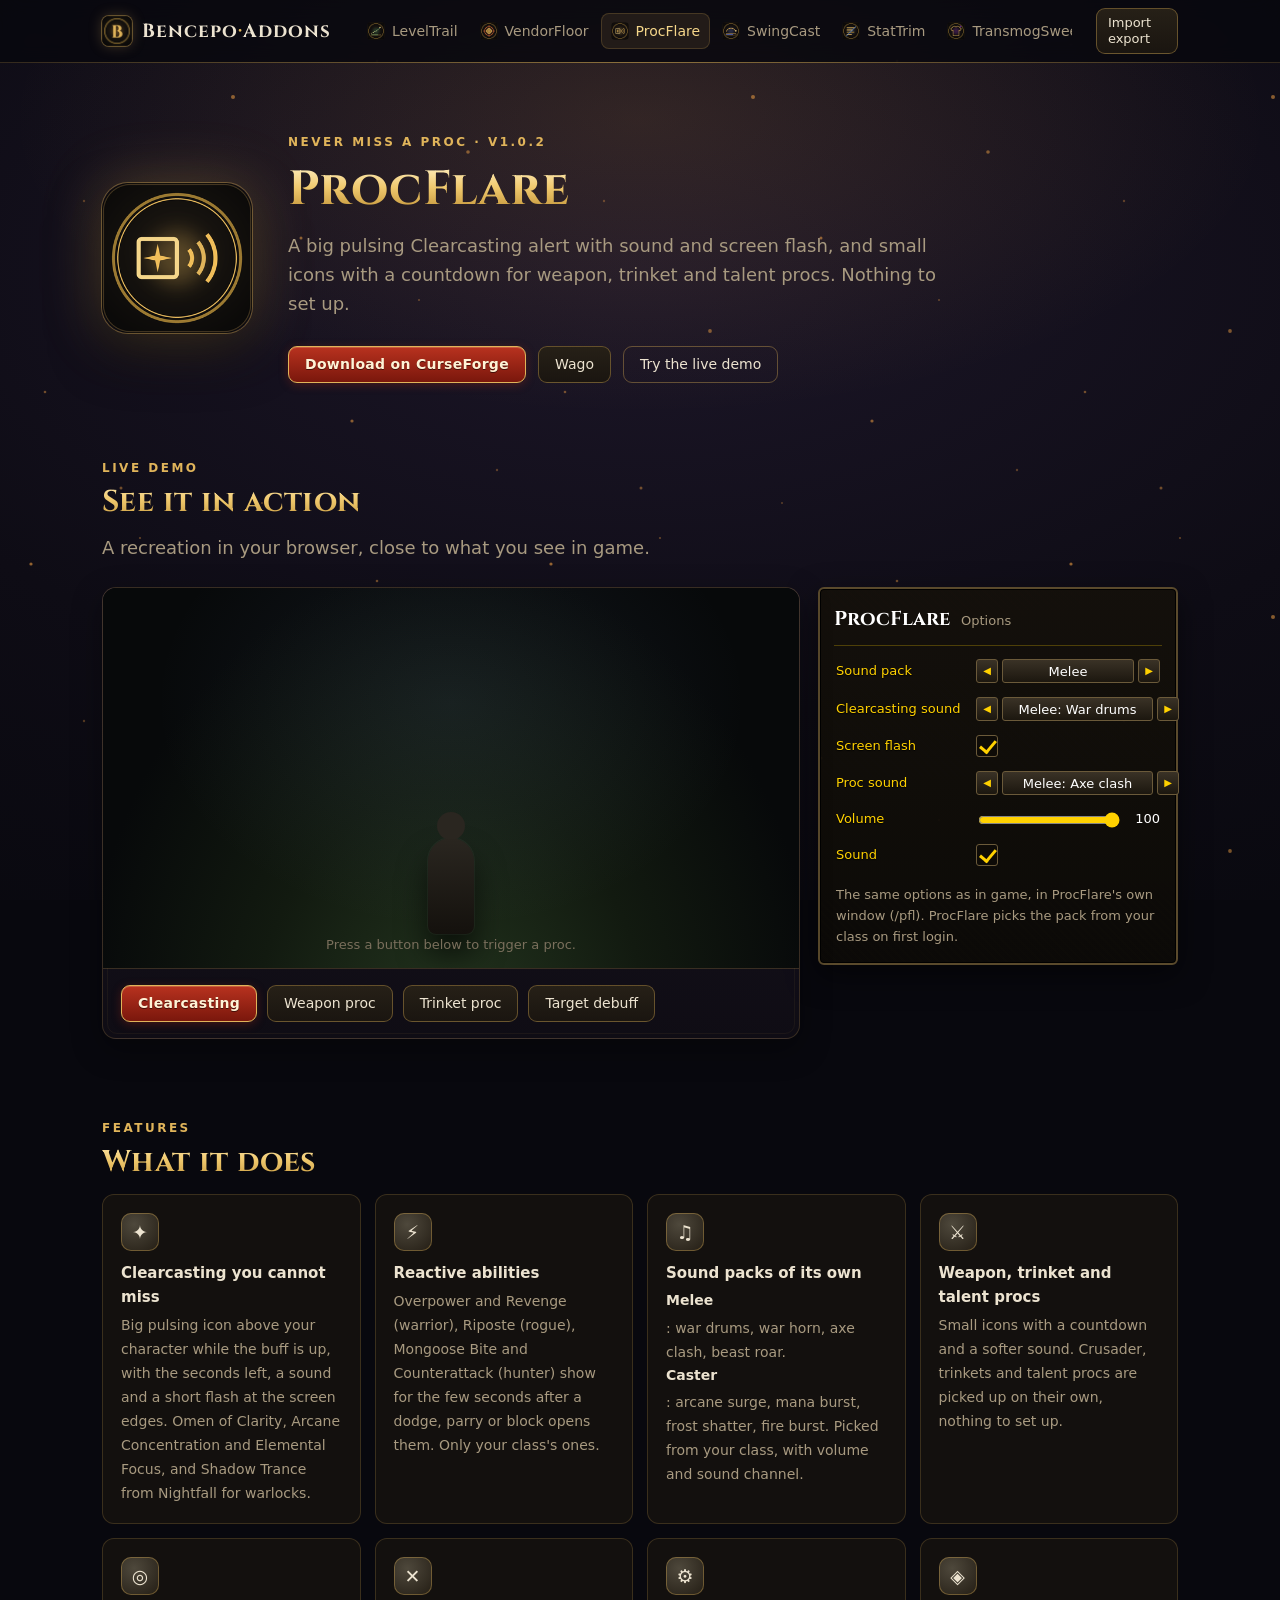
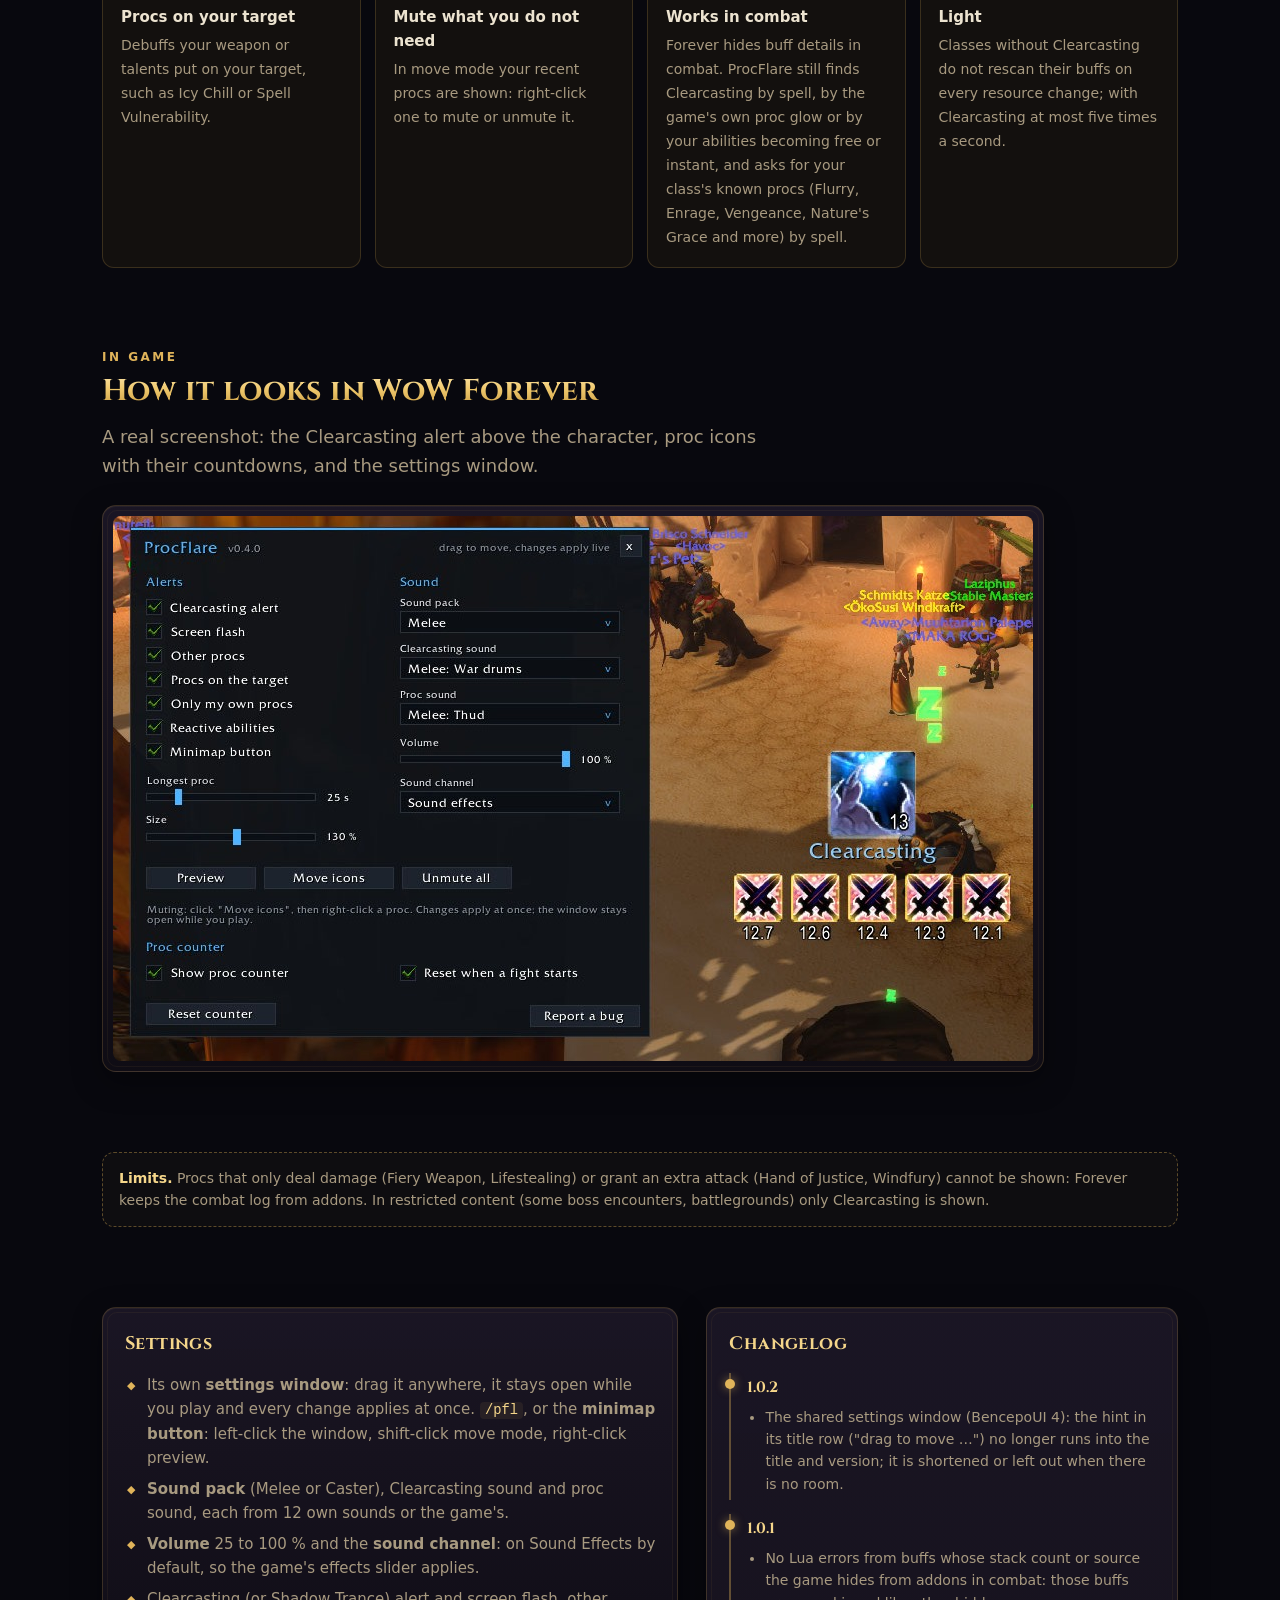
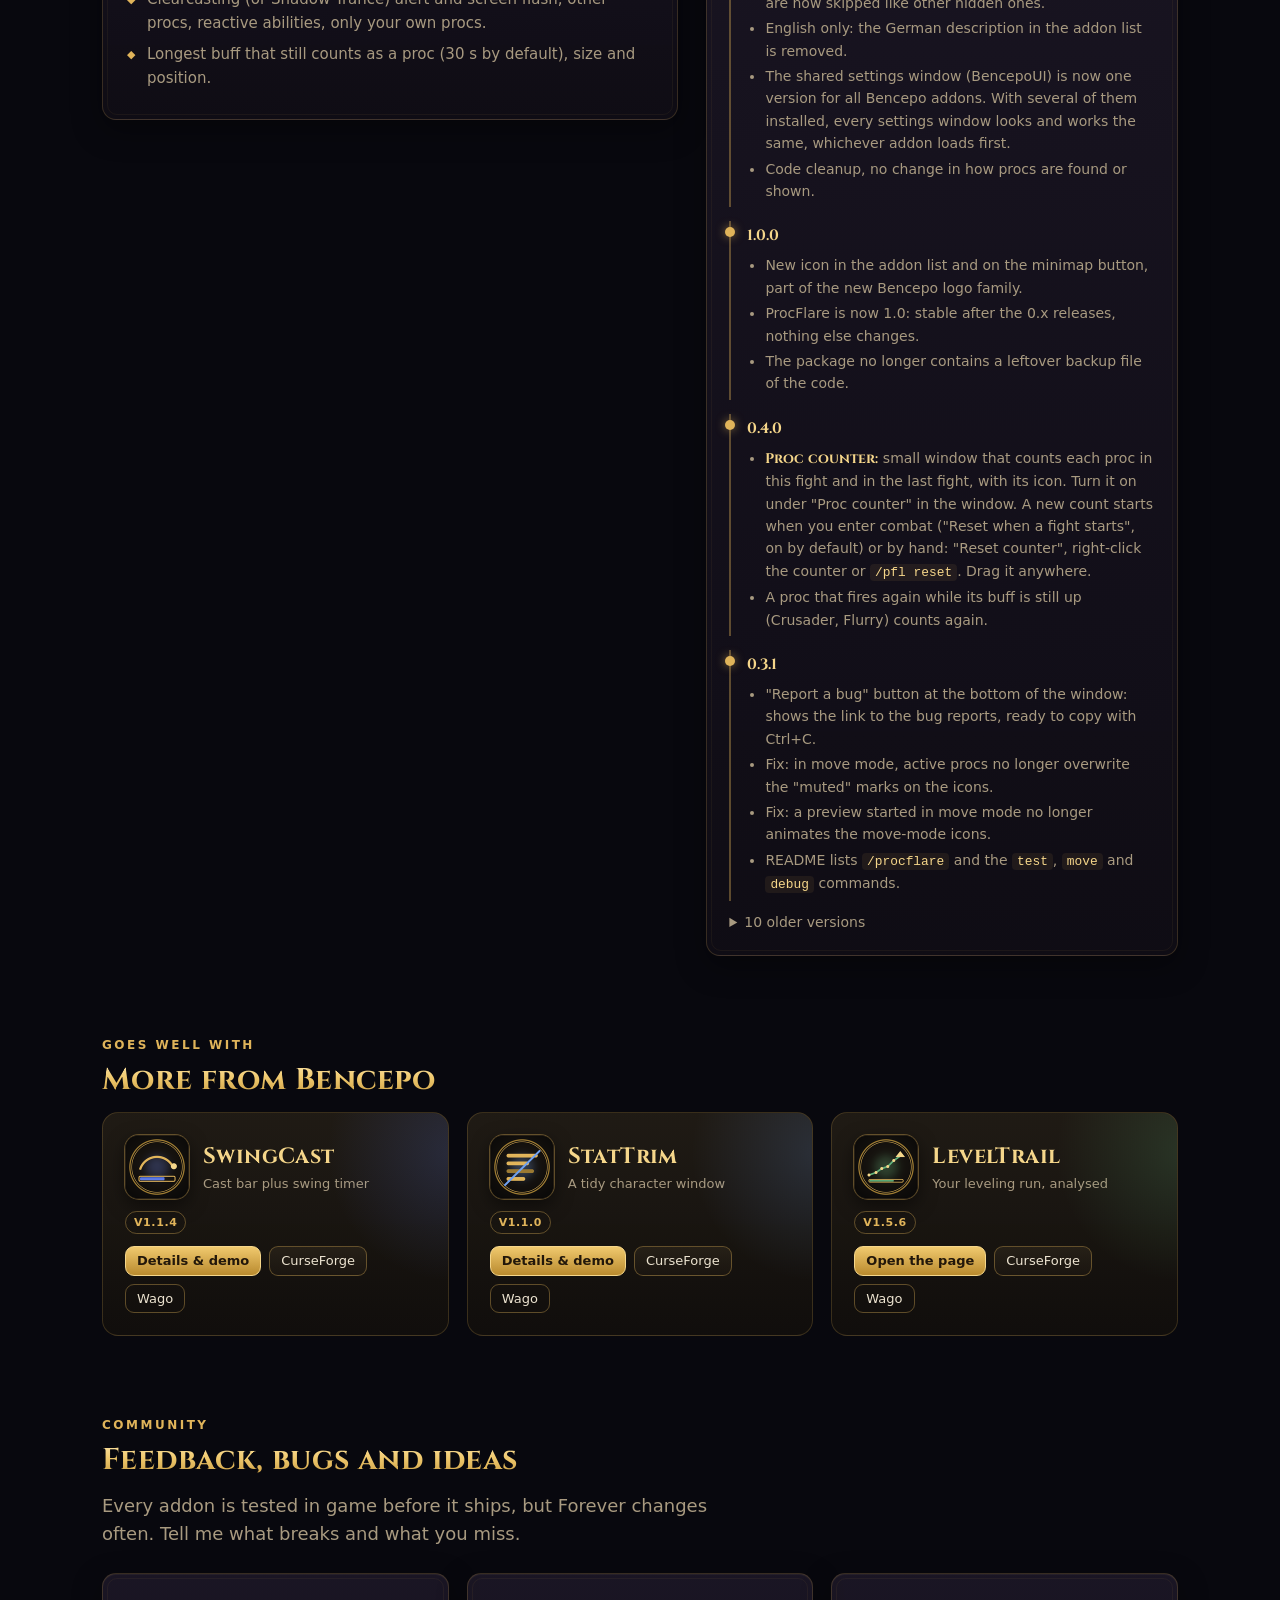
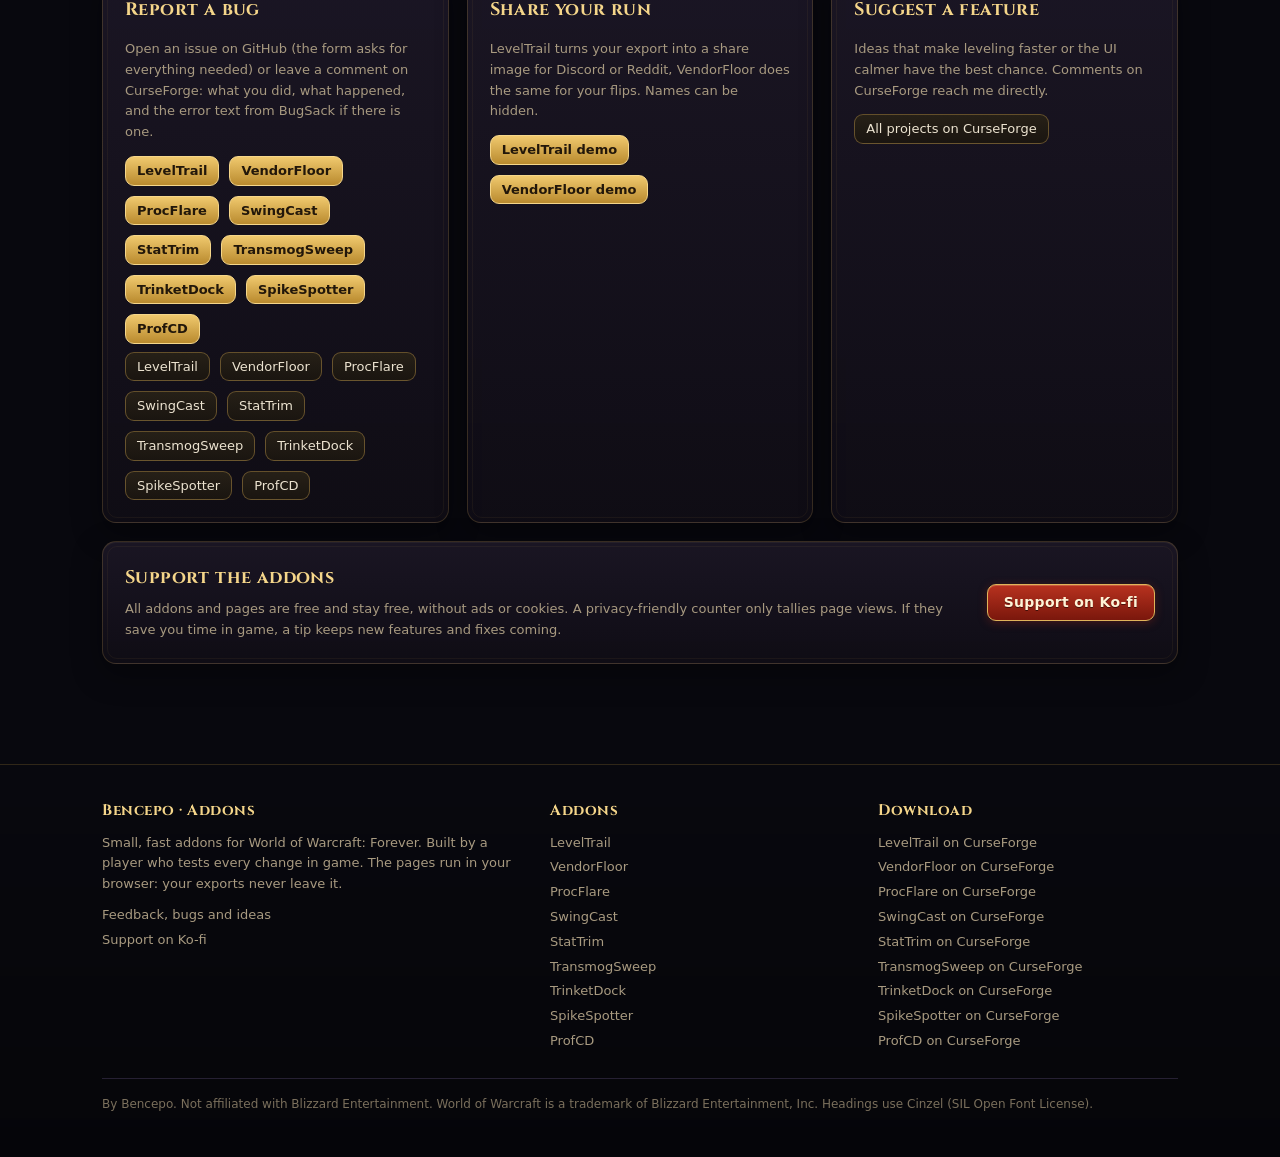
<file: procflare/index.html>
<!doctype html>
<html lang="en">
<head>
<meta charset="utf-8">
<meta name="viewport" content="width=device-width,initial-scale=1">
<title>ProcFlare · Never miss a proc · WoW Forever addon</title>
<meta name="description" content="A big pulsing Clearcasting alert with sound and screen flash, and small icons with a countdown for weapon, trinket and talent procs. Nothing to set up.">
<meta property="og:title" content="ProcFlare · Never miss a proc · WoW Forever addon">
<meta property="og:description" content="A big pulsing Clearcasting alert with sound and screen flash, and small icons with a countdown for weapon, trinket and talent procs. Nothing to set up.">
<meta property="og:image" content="https://bencepo.github.io/assets/icons/procflare-256.png">
<meta name="theme-color" content="#0b0a09">
<link rel="icon" type="image/png" href="../assets/icons/procflare-64.png">
<link rel="stylesheet" href="../assets/site.css?v=d9d7bed5">
<style>
.pfgrid{display:grid;grid-template-columns:1fr 360px;gap:18px;align-items:start}
@media(max-width:900px){.pfgrid{grid-template-columns:1fr}}
.pfstage{position:relative;height:380px;background:radial-gradient(ellipse at 50% 120%,#24361f 0%,#121a10 40%,#07090a 75%),#07090a;overflow:hidden}
.pfstage::before{content:"";position:absolute;inset:0;background:radial-gradient(ellipse at 50% 30%,rgba(120,150,200,.10),transparent 60%)}
.pfflash{position:absolute;inset:0;pointer-events:none;box-shadow:inset 0 0 0 0 rgba(80,150,255,0);transition:box-shadow .5s}
.pfflash.on{box-shadow:inset 0 0 120px 30px rgba(80,150,255,.55);transition:box-shadow .08s}
.pfchar{position:absolute;left:50%;bottom:34px;width:46px;height:96px;margin-left:-23px;border-radius:23px 23px 8px 8px;background:linear-gradient(#2a2620,#14110d);box-shadow:0 0 0 1px rgba(255,255,255,.04),0 20px 30px rgba(0,0,0,.6)}
.pfchar::before{content:"";position:absolute;left:9px;top:-26px;width:28px;height:28px;border-radius:50%;background:#2a2620}
.pfcc{position:absolute;left:50%;top:22px;transform:translateX(-50%) scale(.6);opacity:0;transition:.25s;text-align:center}
.pfcc.on{opacity:1;transform:translateX(-50%) scale(1)}
.pfccicon{width:96px;height:96px;border-radius:12px;margin:0 auto;border:2px solid #6aa8ff;background:conic-gradient(from 0deg,#14204a,#3b6fe0,#a6c8ff,#3b6fe0,#14204a,#3b6fe0,#a6c8ff,#14204a);animation:pfpulse 1s ease-in-out infinite;box-shadow:0 0 30px rgba(90,150,255,.8)}
.pfccicon::after{content:"";display:block;width:100%;height:100%;border-radius:10px;background:radial-gradient(circle,rgba(255,255,255,.85) 0%,rgba(140,190,255,.4) 30%,transparent 60%)}
@keyframes pfpulse{0%,100%{box-shadow:0 0 18px rgba(90,150,255,.6);transform:scale(1)}50%{box-shadow:0 0 46px rgba(120,180,255,1);transform:scale(1.07)}}
.pfcctime{font:800 30px var(--sans);color:#fff;text-shadow:0 2px 6px #000;margin-top:-62px;position:relative}
.pfcclabel{margin-top:40px;font-family:var(--display);color:#a6c8ff;font-size:14px;letter-spacing:1px;text-shadow:0 1px 4px #000}
.pfrow{position:absolute;left:50%;top:172px;transform:translateX(-50%);display:flex;gap:8px}
.pfp{width:42px;height:42px;border-radius:7px;border:1px solid #e0b45a;position:relative;animation:pfin .25s ease-out;box-shadow:0 0 14px var(--c)}
.pfp b{position:absolute;inset:0;display:grid;place-items:center;font:800 15px var(--sans);color:#fff;text-shadow:0 1px 3px #000}
.pfp i{position:absolute;left:0;right:0;bottom:-16px;text-align:center;font-style:normal;font-size:10px;color:var(--muted);white-space:nowrap}
@keyframes pfin{from{transform:scale(1.6);opacity:0}}
.pfhint{position:absolute;left:0;right:0;bottom:12px;text-align:center;color:var(--dim);font-size:13px}
/* in-game options look */
.wowopt{background:linear-gradient(rgba(20,16,10,.92),rgba(12,10,7,.95)),repeating-linear-gradient(45deg,rgba(255,255,255,.015) 0 2px,transparent 2px 6px);border:2px solid #5a4a2c;border-radius:6px;padding:14px 14px 16px;box-shadow:inset 0 0 0 1px #000,0 10px 30px rgba(0,0,0,.5)}
.wowopt-h{font-family:var(--display);font-size:20px;color:#fff;padding-bottom:10px;margin-bottom:6px;border-bottom:1px solid rgba(255,209,0,.25)}
.wowopt-h span{font-size:13px;color:#a89a80;font-family:var(--sans);margin-left:6px}
.wo{display:grid;grid-template-columns:130px 1fr;align-items:center;gap:10px;padding:7px 2px}
.wo label{color:#ffd100;font-size:13px;text-shadow:0 1px 1px #000}
.wsel{display:flex;align-items:center;gap:4px}
.wsel button{flex:none;width:22px;height:24px;padding:0;border-radius:3px;border:1px solid #6b5a3a;background:linear-gradient(#3a3226,#1c170f);color:#ffd100;font-size:10px;display:grid;place-items:center}
.wsel button:hover{border-color:#ffd100;box-shadow:none}
.wsel select{flex:1;min-width:0;appearance:none;-webkit-appearance:none;text-align:center;text-align-last:center;height:24px;border-radius:3px;border:1px solid #6b5a3a;background:linear-gradient(#3a3226,#1c170f);color:#fff;font:13px var(--sans);padding:0 6px;cursor:pointer}
.wsel select:focus{outline:none;border-color:#ffd100}
.wsel select option{background:#1c170f;color:#fff}
.wchk{width:22px;height:22px;border-radius:3px;border:1px solid #6b5a3a;background:#0e0b07;cursor:pointer;position:relative}
.wchk.on::after{content:"";position:absolute;left:6px;top:1px;width:7px;height:13px;border:solid #ffd100;border-width:0 3px 3px 0;transform:rotate(40deg)}
.wslide{display:flex;align-items:center;gap:10px}
.wslide input{flex:1;accent-color:#ffd100}
.wslide b{color:#fff;font-weight:400;font-size:13px;width:28px;text-align:right}
</style>
</head>
<body>
<!--@header--><header class="top"><div class="wrap">
  <a class="brand" href="../"><img src="../assets/icons/bencepo-64.png" alt=""><span class="bt">Bencepo<b>·</b>Addons</span></a>
  <nav class="nav"><a href="../leveltrail/"><img src="../assets/icons/leveltrail-64.png" alt=""><span>LevelTrail</span></a><a href="../vendorfloor/"><img src="../assets/icons/vendorfloor-64.png" alt=""><span>VendorFloor</span></a><a href="../procflare/" class=on><img src="../assets/icons/procflare-64.png" alt=""><span>ProcFlare</span></a><a href="../swingcast/"><img src="../assets/icons/swingcast-64.png" alt=""><span>SwingCast</span></a><a href="../stattrim/"><img src="../assets/icons/stattrim-64.png" alt=""><span>StatTrim</span></a><a href="../transmogsweep/"><img src="../assets/icons/transmogsweep-64.png" alt=""><span>TransmogSweep</span></a><a href="../trinketdock/"><img src="../assets/icons/trinketdock-64.png" alt=""><span>TrinketDock</span></a><a href="../spikespotter/"><img src="../assets/icons/spikespotter-64.png" alt=""><span>SpikeSpotter</span></a><a href="../profcd/"><img src="../assets/icons/profcd-64.png" alt=""><span>ProfCD</span></a></nav>
  <div class="spacer"></div>
  <a class="btn sm" href="../#import">Import export</a>
</div></header><!--/@header-->
<main>
<div class="wrap">
  <section class="hero addonhero">
    <img class="heroicon" src="../assets/icons/procflare-256.png" alt="ProcFlare">
    <div>
      <div class="eyebrow">Never miss a proc · v1.0.2</div>
      <h1 class="goldtext">ProcFlare</h1>
      <p class="lead">A big pulsing Clearcasting alert with sound and screen flash, and small icons with a countdown for weapon, trinket and talent procs. Nothing to set up.</p>
      <div class="ctas"><a class="btn primary" href="https://www.curseforge.com/wow/addons/procflare" target="_blank" rel="noopener">Download on CurseForge</a><a class="btn" href="https://addons.wago.io/addons/procflare" target="_blank" rel="noopener">Wago</a><a class="btn ghost" href="#demo">Try the live demo</a></div>
    </div>
  </section>

  <section class="section" id="demo">
    <div class="eyebrow">Live demo</div>
    <h2 class="goldtext">See it in action</h2>
    <p class="lead">A recreation in your browser, close to what you see in game.</p>
    
<div class="pfgrid">
<div class="panel" style="padding:0;overflow:hidden">
  <div class="pfstage" id="pfStage">
    <div class="pfflash" id="pfFlash"></div>
    <div class="pfcc" id="pfCC"><div class="pfccicon"></div><div class="pfcctime" id="pfCCt">15</div><div class="pfcclabel">Clearcasting</div></div>
    <div class="pfrow" id="pfRow"></div>
    <div class="pfchar"></div>
    <div class="pfhint" id="pfHint">Press a button below to trigger a proc.</div>
  </div>
  <div class="row" style="padding:16px 18px;border-top:1px solid var(--line)">
    <button class="primary" id="pfCCBtn">Clearcasting</button>
    <button id="pfW">Weapon proc</button>
    <button id="pfT">Trinket proc</button>
    <button id="pfD">Target debuff</button>
  </div>
</div>
<div class="wowopt">
  <div class="wowopt-h">ProcFlare <span>Options</span></div>
  <div class="wo"><label>Sound pack</label><div class="wsel" data-key="pack"></div></div>
  <div class="wo"><label>Clearcasting sound</label><div class="wsel" data-key="cc"></div></div>
  <div class="wo"><label>Screen flash</label><span class="wchk on" id="pfFlashOn"></span></div>
  <div class="wo"><label>Proc sound</label><div class="wsel" data-key="proc"></div></div>
  <div class="wo"><label>Volume</label><div class="wslide"><input type="range" id="pfVol" min="25" max="100" step="25" value="100"><b id="pfVolV">100</b></div></div>
  <div class="wo"><label>Sound</label><span class="wchk on" id="pfSound"></span></div>
  <p class="small" style="margin:12px 2px 0">The same options as in game, in ProcFlare's own window (/pfl). ProcFlare picks the pack from your class on first login.</p>
</div>
</div>
  </section>

  <section class="section" id="features">
    <div class="eyebrow">Features</div>
    <h2 class="goldtext">What it does</h2>
    <div class="features"><div class="feat reveal"><div class="fi">✦</div><b>Clearcasting you cannot miss</b><span>Big pulsing icon above your character while the buff is up, with the seconds left, a sound and a short flash at the screen edges. Omen of Clarity, Arcane Concentration and Elemental Focus, and Shadow Trance from Nightfall for warlocks.</span></div><div class="feat reveal"><div class="fi">⚡</div><b>Reactive abilities</b><span>Overpower and Revenge (warrior), Riposte (rogue), Mongoose Bite and Counterattack (hunter) show for the few seconds after a dodge, parry or block opens them. Only your class&#x27;s ones.</span></div><div class="feat reveal"><div class="fi">♫</div><b>Sound packs of its own</b><span><b>Melee</b>: war drums, war horn, axe clash, beast roar. <b>Caster</b>: arcane surge, mana burst, frost shatter, fire burst. Picked from your class, with volume and sound channel.</span></div><div class="feat reveal"><div class="fi">⚔</div><b>Weapon, trinket and talent procs</b><span>Small icons with a countdown and a softer sound. Crusader, trinkets and talent procs are picked up on their own, nothing to set up.</span></div><div class="feat reveal"><div class="fi">◎</div><b>Procs on your target</b><span>Debuffs your weapon or talents put on your target, such as Icy Chill or Spell Vulnerability.</span></div><div class="feat reveal"><div class="fi">✕</div><b>Mute what you do not need</b><span>In move mode your recent procs are shown: right-click one to mute or unmute it.</span></div><div class="feat reveal"><div class="fi">⚙</div><b>Works in combat</b><span>Forever hides buff details in combat. ProcFlare still finds Clearcasting by spell, by the game&#x27;s own proc glow or by your abilities becoming free or instant, and asks for your class&#x27;s known procs (Flurry, Enrage, Vengeance, Nature&#x27;s Grace and more) by spell.</span></div><div class="feat reveal"><div class="fi">◈</div><b>Light</b><span>Classes without Clearcasting do not rescan their buffs on every resource change; with Clearcasting at most five times a second.</span></div></div>
  </section>

  <section class="section" id="ingame">
    <div class="eyebrow">In game</div>
    <h2 class="goldtext">How it looks in WoW Forever</h2>
    <p class="lead">A real screenshot: the Clearcasting alert above the character, proc icons with their countdowns, and the settings window.</p>
    <div class="panel reveal" style="padding:10px;max-width:942px"><img src="../media/procflare/ingame.jpg" alt="ProcFlare in WoW Forever" loading="lazy" style="width:100%;display:block;border-radius:8px"></div>
  </section><section class="section"><div class="note"><b style="color:var(--gold2)">Limits.</b> Procs that only deal damage (Fiery Weapon, Lifestealing) or grant an extra attack (Hand of Justice, Windfury) cannot be shown: Forever keeps the combat log from addons. In restricted content (some boss encounters, battlegrounds) only Clearcasting is shown.</div></section>

  <section class="section">
    <div class="split">
      <div class="panel reveal"><h2>Settings</h2><ul class="ticks" style="list-style:none;padding:0;margin:0;color:var(--muted)"><li style="padding-left:22px;position:relative;margin:7px 0"><span style="position:absolute;left:2px;color:var(--gold);font-size:11px;top:4px">◆</span>Its own <b>settings window</b>: drag it anywhere, it stays open while you play and every change applies at once. <code>/pfl</code>, or the <b>minimap button</b>: left-click the window, shift-click move mode, right-click preview.</li><li style="padding-left:22px;position:relative;margin:7px 0"><span style="position:absolute;left:2px;color:var(--gold);font-size:11px;top:4px">◆</span><b>Sound pack</b> (Melee or Caster), Clearcasting sound and proc sound, each from 12 own sounds or the game&#x27;s.</li><li style="padding-left:22px;position:relative;margin:7px 0"><span style="position:absolute;left:2px;color:var(--gold);font-size:11px;top:4px">◆</span><b>Volume</b> 25 to 100 % and the <b>sound channel</b>: on Sound Effects by default, so the game&#x27;s effects slider applies.</li><li style="padding-left:22px;position:relative;margin:7px 0"><span style="position:absolute;left:2px;color:var(--gold);font-size:11px;top:4px">◆</span>Clearcasting (or Shadow Trance) alert and screen flash, other procs, reactive abilities, only your own procs.</li><li style="padding-left:22px;position:relative;margin:7px 0"><span style="position:absolute;left:2px;color:var(--gold);font-size:11px;top:4px">◆</span>Longest buff that still counts as a proc (30 s by default), size and position.</li></ul></div>
      <div class="panel reveal" id="changelog"><h2>Changelog</h2><!--@changelog--><div class="changelog"><div class="cl"><b>1.0.2</b><ul><li>The shared settings window (BencepoUI 4): the hint in its title row (&quot;drag to move …&quot;) no longer runs into the title and version; it is shortened or left out when there is no room.</li></ul></div><div class="cl"><b>1.0.1</b><ul><li>No Lua errors from buffs whose stack count or source the game hides from addons in combat: those buffs are now skipped like other hidden ones.</li><li>English only: the German description in the addon list is removed.</li><li>The shared settings window (BencepoUI) is now one version for all Bencepo addons. With several of them installed, every settings window looks and works the same, whichever addon loads first.</li><li>Code cleanup, no change in how procs are found or shown.</li></ul></div><div class="cl"><b>1.0.0</b><ul><li>New icon in the addon list and on the minimap button, part of the new Bencepo logo family.</li><li>ProcFlare is now 1.0: stable after the 0.x releases, nothing else changes.</li><li>The package no longer contains a leftover backup file of the code.</li></ul></div><div class="cl"><b>0.4.0</b><ul><li><b>Proc counter:</b> small window that counts each proc in this fight and in the last fight, with its icon. Turn it on under &quot;Proc counter&quot; in the window. A new count starts when you enter combat (&quot;Reset when a fight starts&quot;, on by default) or by hand: &quot;Reset counter&quot;, right-click the counter or <code>/pfl reset</code>. Drag it anywhere.</li><li>A proc that fires again while its buff is still up (Crusader, Flurry) counts again.</li></ul></div><div class="cl"><b>0.3.1</b><ul><li>&quot;Report a bug&quot; button at the bottom of the window: shows the link to the bug reports, ready to copy with Ctrl+C.</li><li>Fix: in move mode, active procs no longer overwrite the &quot;muted&quot; marks on the icons.</li><li>Fix: a preview started in move mode no longer animates the move-mode icons.</li><li>README lists <code>/procflare</code> and the <code>test</code>, <code>move</code> and <code>debug</code> commands.</li></ul></div></div><details><summary>10 older versions</summary><div class="changelog" style="margin-top:12px"><div class="cl"><b>0.3.0</b><ul><li>Own settings window instead of a page in the game&#x27;s options: drag it anywhere, it stays open while you play and every change applies at once. <code>/pfl</code>, the minimap button or the addon menu open it; Options &gt; AddOns &gt; ProcFlare only points to it.</li><li>Sound pack, both sounds and the channel are now picked from lists in the window; picking a sound plays it.</li><li>Warlocks: Shadow Trance (Nightfall) gets the big alert like Clearcasting, in purple. Also found in combat, when the game hides buff details: Shadow Bolt turns instant.</li><li>Reactive abilities: Overpower and Revenge (warrior), Riposte (rogue), Mongoose Bite and Counterattack (hunter) show as a proc for the few seconds after a dodge, parry or block opens them. Only your class&#x27;s ones; switch off with &quot;Reactive abilities&quot;.</li><li>Class procs are now also seen in combat, when the game hides buff details: Flurry and Enrage (warrior), Flurry (shaman), Vengeance and Redoubt (paladin), Remorseless Attacks (rogue), Quick Shots (hunter), Spirit Tap and Focused Casting (priest), Nature&#x27;s Grace (druid), and the Crusader enchant for everyone.</li></ul></div><div class="cl"><b>0.2.0</b><ul><li>Two sound packs, both loud and epic: <b>Melee</b> (war drums, war horn, axe clash, beast roar, rage spike, thud) and <b>Caster</b> (arcane surge, mana burst, frost shatter, fire burst, power chord, spark). ProcFlare picks the pack once from your class and talents; switch it under Options &gt; AddOns &gt; ProcFlare &gt; Sound pack, and change each sound on its own.</li><li><b>Volume</b> slider for ProcFlare&#x27;s own sounds (25 to 100 %).</li><li><b>Sound channel</b>: ProcFlare plays on the game&#x27;s Sound Effects channel by default, so the game&#x27;s volume slider for effects applies too. Master, Ambience or Dialog can be picked instead.</li><li>Sounds you picked by hand stay.</li></ul></div><div class="cl"><b>0.1.7</b><ul><li>Existing installs switch from the old default sounds (Raid warning, Map ping) to ProcFlare&#x27;s own sounds once. A sound you picked yourself stays.</li></ul></div><div class="cl"><b>0.1.6</b><ul><li>ProcFlare&#x27;s own sounds: &quot;ProcFlare chime&quot; for Clearcasting and &quot;ProcFlare ping&quot; for other procs, the same tones as on the web page. They are the new defaults; the game&#x27;s sounds (Raid warning, Map ping and others) can still be picked in the options.</li></ul></div><div class="cl"><b>0.1.5</b><ul><li>Brighter icon that stays readable on the round minimap button.</li></ul></div><div class="cl"><b>0.1.4</b><ul><li>Icon reworked: bigger die with clear pips and less glare, easy to read even at minimap size.</li></ul></div><div class="cl"><b>0.1.3</b><ul><li>New icon: a die mid-roll with a glowing face, for the minimap button and the addon list.</li></ul></div><div class="cl"><b>0.1.2</b><ul><li>Fixed: while your target&#x27;s debuffs were hidden (in combat), a proc on the target could stop the scan halfway, so procs on you were announced again and again.</li><li>Classes without Clearcasting no longer rescan their buffs on every change of mana, rage or energy; with Clearcasting at most five times a second.</li></ul></div><div class="cl"><b>0.1.1</b><ul><li>Clearcasting is now also found in combat, where Forever hides buff details from addons: by spell, by the game&#x27;s own proc glow, or by your abilities becoming free.</li><li>No more &quot;Auras cannot be accessed when secret&quot; errors in combat.</li><li>Spells you cast yourself (e.g. Regrowth) no longer count as procs.</li></ul></div><div class="cl"><b>0.1.0</b><ul><li>Clearcasting: big pulsing icon above your character as long as the buff is up, with remaining seconds, a sound and a short blue flash at the screen edges. Also alerts again when a new proc refreshes it.</li><li>Other procs (weapon enchants such as Crusader, trinkets, talents): small icons with countdown and a softer sound. Found on their own, no list to maintain.</li><li>Procs on your target: debuffs your weapon or talents put on the target (e.g. Icy Chill, Spell Vulnerability).</li><li>Move mode: drag the icons where you want them; your recent procs are shown and a right-click mutes or unmutes one.</li><li>Options under Options &gt; AddOns &gt; ProcFlare: alerts, sounds, screen flash, only own procs, longest proc duration, size, preview.</li><li>Minimap button and addon menu entry: left-click options, shift-click move mode, right-click preview.</li></ul></div></div></details><!--/@changelog--></div>
    </div>
  </section>

  <section class="section">
    <div class="eyebrow">Goes well with</div>
    <h2 class="goldtext">More from Bencepo</h2>
    <div class="addons"><div class="acard reveal" style="--glow:rgba(90,120,230,.32)">
  <div class="head"><img src="../assets/icons/swingcast-128.png" alt=""><div><h3>SwingCast</h3><div class="small">Cast bar plus swing timer</div></div></div>
  
  <div class="meta"><span class="tag">v1.1.4</span></div>
  <div class="links"><a class="btn gold sm" href="../swingcast/">Details & demo</a><a class="btn sm" href="https://www.curseforge.com/wow/addons/swingcast" target="_blank" rel="noopener">CurseForge</a><a class="btn sm ghost" href="https://addons.wago.io/addons/swingcast" target="_blank" rel="noopener">Wago</a></div>
</div><div class="acard reveal" style="--glow:rgba(110,160,240,.28)">
  <div class="head"><img src="../assets/icons/stattrim-128.png" alt=""><div><h3>StatTrim</h3><div class="small">A tidy character window</div></div></div>
  
  <div class="meta"><span class="tag">v1.1.0</span></div>
  <div class="links"><a class="btn gold sm" href="../stattrim/">Details & demo</a><a class="btn sm" href="https://www.curseforge.com/wow/addons/stattrim" target="_blank" rel="noopener">CurseForge</a><a class="btn sm ghost" href="https://addons.wago.io/addons/stattrim" target="_blank" rel="noopener">Wago</a></div>
</div><div class="acard reveal" style="--glow:rgba(95,176,122,.30)">
  <div class="head"><img src="../assets/icons/leveltrail-128.png" alt=""><div><h3>LevelTrail</h3><div class="small">Your leveling run, analysed</div></div></div>
  
  <div class="meta"><span class="tag">v1.5.6</span></div>
  <div class="links"><a class="btn gold sm" href="../leveltrail/">Open the page</a><a class="btn sm" href="https://www.curseforge.com/wow/addons/leveltrail" target="_blank" rel="noopener">CurseForge</a><a class="btn sm ghost" href="https://addons.wago.io/addons/leveltrail" target="_blank" rel="noopener">Wago</a></div>
</div></div>
  </section>

  <section class="section" id="community">
  <div class="eyebrow">Community</div>
  <h2 class="goldtext">Feedback, bugs and ideas</h2>
  <p class="lead">Every addon is tested in game before it ships, but Forever changes often. Tell me what breaks and what you miss.</p>
  <div class="grid3">
    <div class="panel reveal"><h2>Report a bug</h2><p class="small">Open an issue on GitHub (the form asks for everything needed) or leave a comment on CurseForge: what you did, what happened, and the error text from BugSack if there is one.</p>
      <div class="row" style="margin-bottom:8px"><a class="btn sm gold" href="https://github.com/Bencepo/LevelTrail/issues/new/choose" target="_blank" rel="noopener">LevelTrail</a><a class="btn sm gold" href="https://github.com/Bencepo/VendorFloor/issues/new/choose" target="_blank" rel="noopener">VendorFloor</a><a class="btn sm gold" href="https://github.com/Bencepo/ProcFlare/issues/new/choose" target="_blank" rel="noopener">ProcFlare</a><a class="btn sm gold" href="https://github.com/Bencepo/SwingCast/issues/new/choose" target="_blank" rel="noopener">SwingCast</a><a class="btn sm gold" href="https://github.com/Bencepo/StatTrim/issues/new/choose" target="_blank" rel="noopener">StatTrim</a><a class="btn sm gold" href="https://github.com/Bencepo/TransmogSweep/issues/new/choose" target="_blank" rel="noopener">TransmogSweep</a><a class="btn sm gold" href="https://github.com/Bencepo/TrinketDock/issues/new/choose" target="_blank" rel="noopener">TrinketDock</a><a class="btn sm gold" href="https://github.com/Bencepo/SpikeSpotter/issues/new/choose" target="_blank" rel="noopener">SpikeSpotter</a><a class="btn sm gold" href="https://github.com/Bencepo/ProfCD/issues/new/choose" target="_blank" rel="noopener">ProfCD</a></div>
      <div class="row"><a class="btn sm" href="https://www.curseforge.com/wow/addons/leveltrail#comments" target="_blank" rel="noopener">LevelTrail</a><a class="btn sm" href="https://www.curseforge.com/wow/addons/vendorfloor#comments" target="_blank" rel="noopener">VendorFloor</a><a class="btn sm" href="https://www.curseforge.com/wow/addons/procflare#comments" target="_blank" rel="noopener">ProcFlare</a><a class="btn sm" href="https://www.curseforge.com/wow/addons/swingcast#comments" target="_blank" rel="noopener">SwingCast</a><a class="btn sm" href="https://www.curseforge.com/wow/addons/stattrim#comments" target="_blank" rel="noopener">StatTrim</a><a class="btn sm" href="https://www.curseforge.com/wow/addons/transmogsweep#comments" target="_blank" rel="noopener">TransmogSweep</a><a class="btn sm" href="https://www.curseforge.com/wow/addons/trinketdock#comments" target="_blank" rel="noopener">TrinketDock</a><a class="btn sm" href="https://www.curseforge.com/wow/addons/spikespotter#comments" target="_blank" rel="noopener">SpikeSpotter</a><a class="btn sm" href="https://www.curseforge.com/wow/addons/profcd#comments" target="_blank" rel="noopener">ProfCD</a></div></div>
    <div class="panel reveal"><h2>Share your run</h2><p class="small">LevelTrail turns your export into a share image for Discord or Reddit, VendorFloor does the same for your flips. Names can be hidden.</p>
      <div class="row"><a class="btn sm gold" href="../leveltrail/#demo">LevelTrail demo</a><a class="btn sm gold" href="../vendorfloor/#demo">VendorFloor demo</a></div></div>
    <div class="panel reveal"><h2>Suggest a feature</h2><p class="small">Ideas that make leveling faster or the UI calmer have the best chance. Comments on CurseForge reach me directly.</p>
      <div class="row"><a class="btn sm" href="https://www.curseforge.com/members/bencepo/projects" target="_blank" rel="noopener">All projects on CurseForge</a></div></div>
  </div>
  <div class="panel support reveal" style="margin-top:18px;display:flex;gap:22px;align-items:center;flex-wrap:wrap">
    <div style="flex:1;min-width:260px"><h2 style="margin-bottom:6px">Support the addons</h2><p class="small" style="margin:0">All addons and pages are free and stay free, without ads or cookies. A privacy-friendly counter only tallies page views. If they save you time in game, a tip keeps new features and fixes coming.</p></div>
    <a class="btn primary" href="https://ko-fi.com/bencepo" target="_blank" rel="noopener">Support on Ko-fi</a>
  </div>
</section>
</div>
</main>
<!--@footer--><footer class="site"><div class="wrap">
  <div class="cols">
    <div><h4>Bencepo · Addons</h4><p style="margin:0 0 10px">Small, fast addons for World of Warcraft: Forever. Built by a player who tests every change in game. The pages run in your browser: your exports never leave it.</p>
      <a href="../#community">Feedback, bugs and ideas</a><a href="https://ko-fi.com/bencepo" target="_blank" rel="noopener">Support on Ko-fi</a></div>
    <div><h4>Addons</h4><a href="../leveltrail/">LevelTrail</a><a href="../vendorfloor/">VendorFloor</a><a href="../procflare/">ProcFlare</a><a href="../swingcast/">SwingCast</a><a href="../stattrim/">StatTrim</a><a href="../transmogsweep/">TransmogSweep</a><a href="../trinketdock/">TrinketDock</a><a href="../spikespotter/">SpikeSpotter</a><a href="../profcd/">ProfCD</a></div>
    <div><h4>Download</h4><a href="https://www.curseforge.com/wow/addons/leveltrail" target="_blank" rel="noopener">LevelTrail on CurseForge</a><a href="https://www.curseforge.com/wow/addons/vendorfloor" target="_blank" rel="noopener">VendorFloor on CurseForge</a><a href="https://www.curseforge.com/wow/addons/procflare" target="_blank" rel="noopener">ProcFlare on CurseForge</a><a href="https://www.curseforge.com/wow/addons/swingcast" target="_blank" rel="noopener">SwingCast on CurseForge</a><a href="https://www.curseforge.com/wow/addons/stattrim" target="_blank" rel="noopener">StatTrim on CurseForge</a><a href="https://www.curseforge.com/wow/addons/transmogsweep" target="_blank" rel="noopener">TransmogSweep on CurseForge</a><a href="https://www.curseforge.com/wow/addons/trinketdock" target="_blank" rel="noopener">TrinketDock on CurseForge</a><a href="https://www.curseforge.com/wow/addons/spikespotter" target="_blank" rel="noopener">SpikeSpotter on CurseForge</a><a href="https://www.curseforge.com/wow/addons/profcd" target="_blank" rel="noopener">ProfCD on CurseForge</a></div>
  </div>
  <div class="legal">By Bencepo. Not affiliated with Blizzard Entertainment. World of Warcraft is a trademark of Blizzard Entertainment, Inc. Headings use Cinzel (SIL Open Font License).</div>
</div></footer><!--/@footer-->
<script src="../assets/site.js?v=d9d7bed5"></script>
<script>
(function(){
  const $ = id => document.getElementById(id);
  const SOUNDS = [["none","None"],["war_drums","Melee: War drums"],["war_horn","Melee: War horn"],["axe_clash","Melee: Axe clash"],["beast_roar","Melee: Beast roar"],["rage_spike","Melee: Rage spike"],["thud","Melee: Thud"],
    ["arcane_surge","Caster: Arcane surge"],["mana_burst","Caster: Mana burst"],["frost_shatter","Caster: Frost shatter"],["fire_burst","Caster: Fire burst"],["power_chord","Caster: Power chord"],["spark","Caster: Spark"],
    ["chime","ProcFlare chime"],["ping","ProcFlare ping"]];
  const PACKS = [["melee","Melee"],["caster","Caster"]];
  const PACKSET = { melee: ["war_drums","axe_clash"], caster: ["arcane_surge","spark"] };
  const st = { pack: "melee", cc: "war_drums", proc: "axe_clash" };
  const cache = {};
  function play(name){ if (!name || name === "none" || !$("pfSound").classList.contains("on")) return;
    const a = cache[name] = cache[name] || new Audio("../assets/sounds/procflare/" + name + ".mp3");
    a.volume = +$("pfVol").value / 100; a.currentTime = 0; a.play().catch(() => {}); }
  function sel(key, items){
    const box = document.querySelector(`.wsel[data-key=${key}]`);
    box.innerHTML = `<button aria-label="Previous">◀</button><select>${items.map(([v,l]) => `<option value="${v}">${l}</option>`).join("")}</select><button aria-label="Next">▶</button>`;
    const s = box.querySelector("select"); s.value = st[key];
    const set = v => { st[key] = v; s.value = v; changed(key); };
    s.onchange = () => set(s.value);
    const [prev, , next] = box.children;
    prev.onclick = () => { const i = items.findIndex(x => x[0] === st[key]); set(items[(i - 1 + items.length) % items.length][0]); };
    next.onclick = () => { const i = items.findIndex(x => x[0] === st[key]); set(items[(i + 1) % items.length][0]); };
    box._set = v => { st[key] = v; s.value = v; };
  }
  function changed(key){
    if (key === "pack") { const [c, p] = PACKSET[st.pack]; document.querySelector(".wsel[data-key=cc]")._set(c); document.querySelector(".wsel[data-key=proc]")._set(p); play(c); }
    else play(st[key]);
  }
  sel("pack", PACKS); sel("cc", SOUNDS); sel("proc", SOUNDS);
  document.querySelectorAll(".wchk").forEach(c => c.onclick = () => c.classList.toggle("on"));
  $("pfVol").oninput = () => { $("pfVolV").textContent = $("pfVol").value; };
  $("pfVol").onchange = () => play(st.cc);
  let ccT = null, ccLeft = 0;
  $("pfCCBtn").onclick = () => {
    $("pfHint").textContent = "Clearcasting: your next spell is free.";
    ccLeft = 15; $("pfCCt").textContent = ccLeft; $("pfCC").classList.add("on");
    play(st.cc);
    if ($("pfFlashOn").classList.contains("on")) { $("pfFlash").classList.add("on"); setTimeout(() => $("pfFlash").classList.remove("on"), 180); }
    clearInterval(ccT); ccT = setInterval(() => { ccLeft--; $("pfCCt").textContent = ccLeft; if (ccLeft <= 0) { clearInterval(ccT); $("pfCC").classList.remove("on"); } }, 1000);
  };
  const KINDS = { pfW: ["Crusader", "#e8c46a", "radial-gradient(circle at 40% 35%,#fff3c4,#e0a83a 45%,#6b3d0c)", 15],
                  pfT: ["Trinket", "#b27ae0", "radial-gradient(circle at 40% 35%,#f0d8ff,#9a5bd6 45%,#3a1660)", 20],
                  pfD: ["On target", "#5fb0ff", "radial-gradient(circle at 40% 35%,#d8f0ff,#3d8ad9 45%,#0c2a52)", 12] };
  Object.keys(KINDS).forEach(id => $(id).onclick = () => {
    const [name, c, bg, sec] = KINDS[id];
    $("pfHint").textContent = name + " proc: small icon with a countdown.";
    play(st.proc);
    const el = document.createElement("div"); el.className = "pfp"; el.style.setProperty("--c", c); el.style.background = bg;
    el.innerHTML = `<b>${sec}</b><i>${name}</i>`; $("pfRow").prepend(el);
    let left = sec; const t = setInterval(() => { left--; el.querySelector("b").textContent = left; if (left <= 0) { clearInterval(t); el.remove(); } }, 1000);
  });
})();
</script>
</body>
</html>
</file>
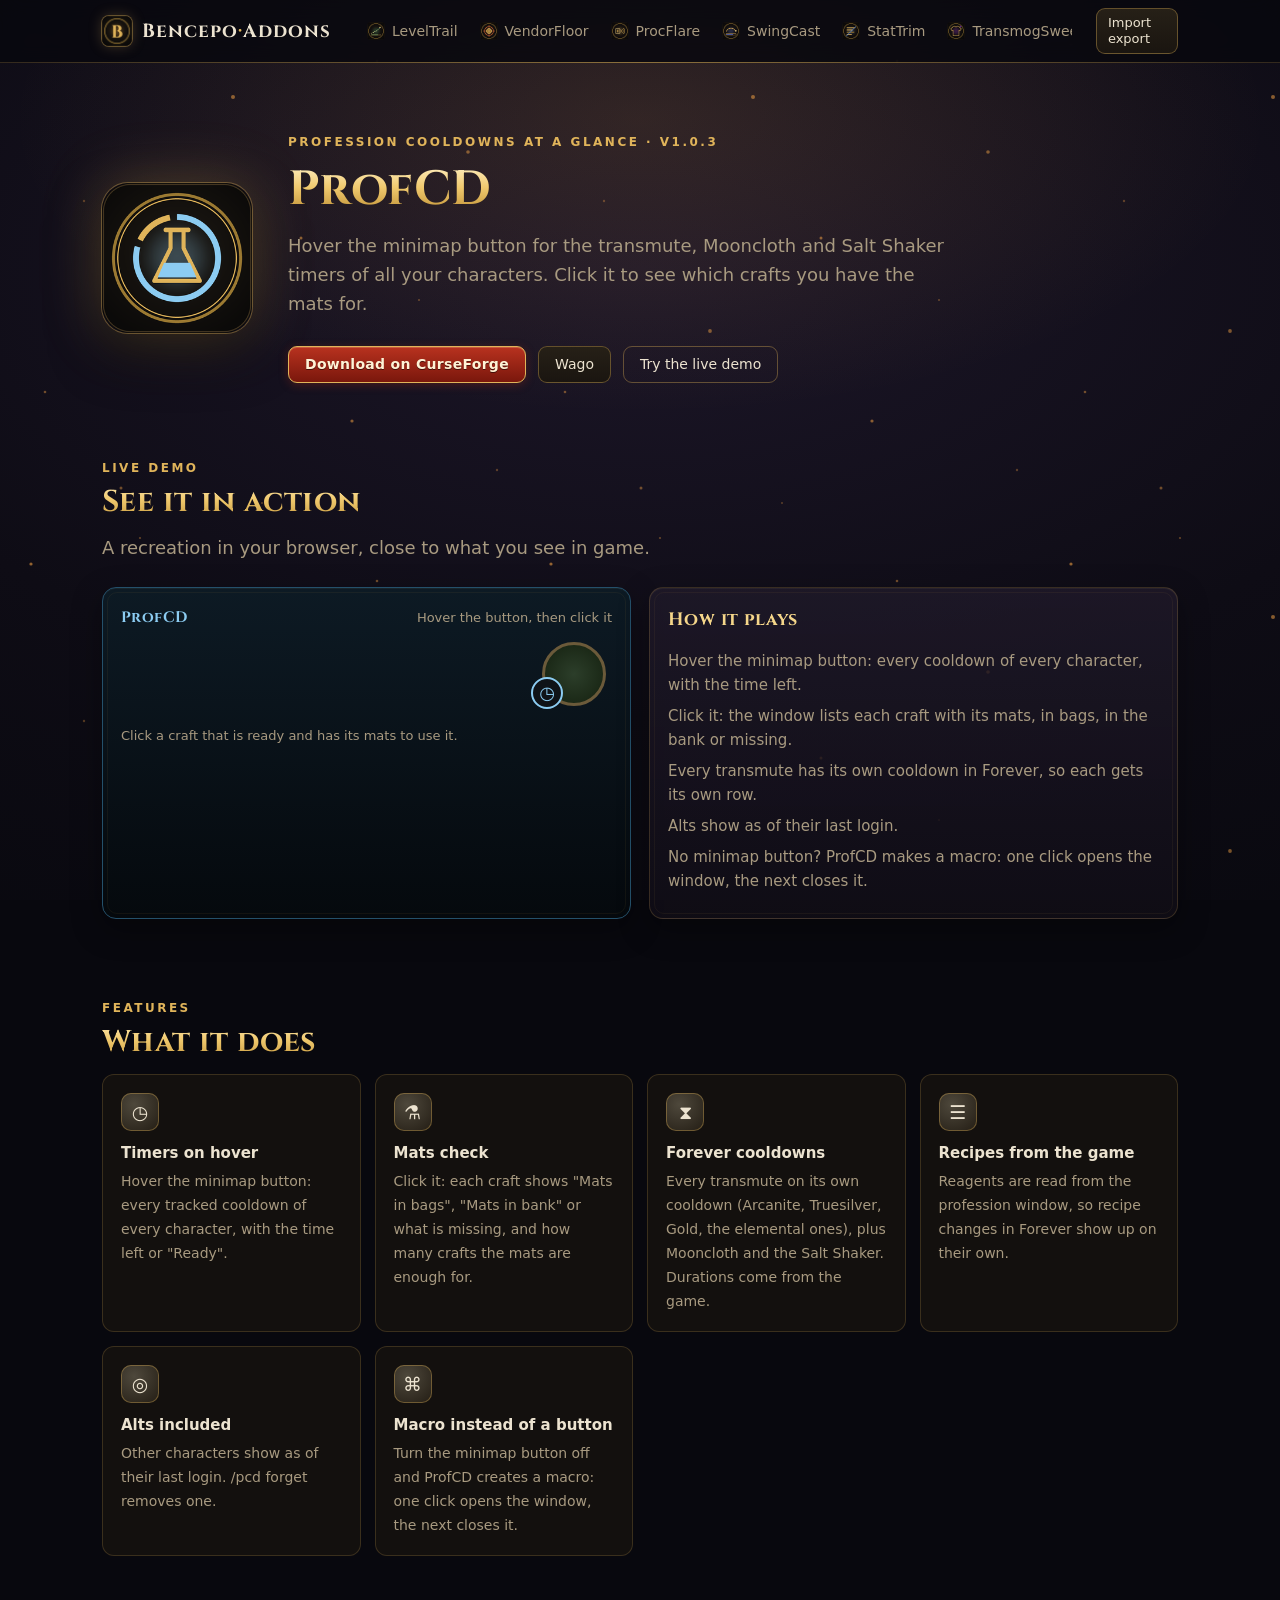
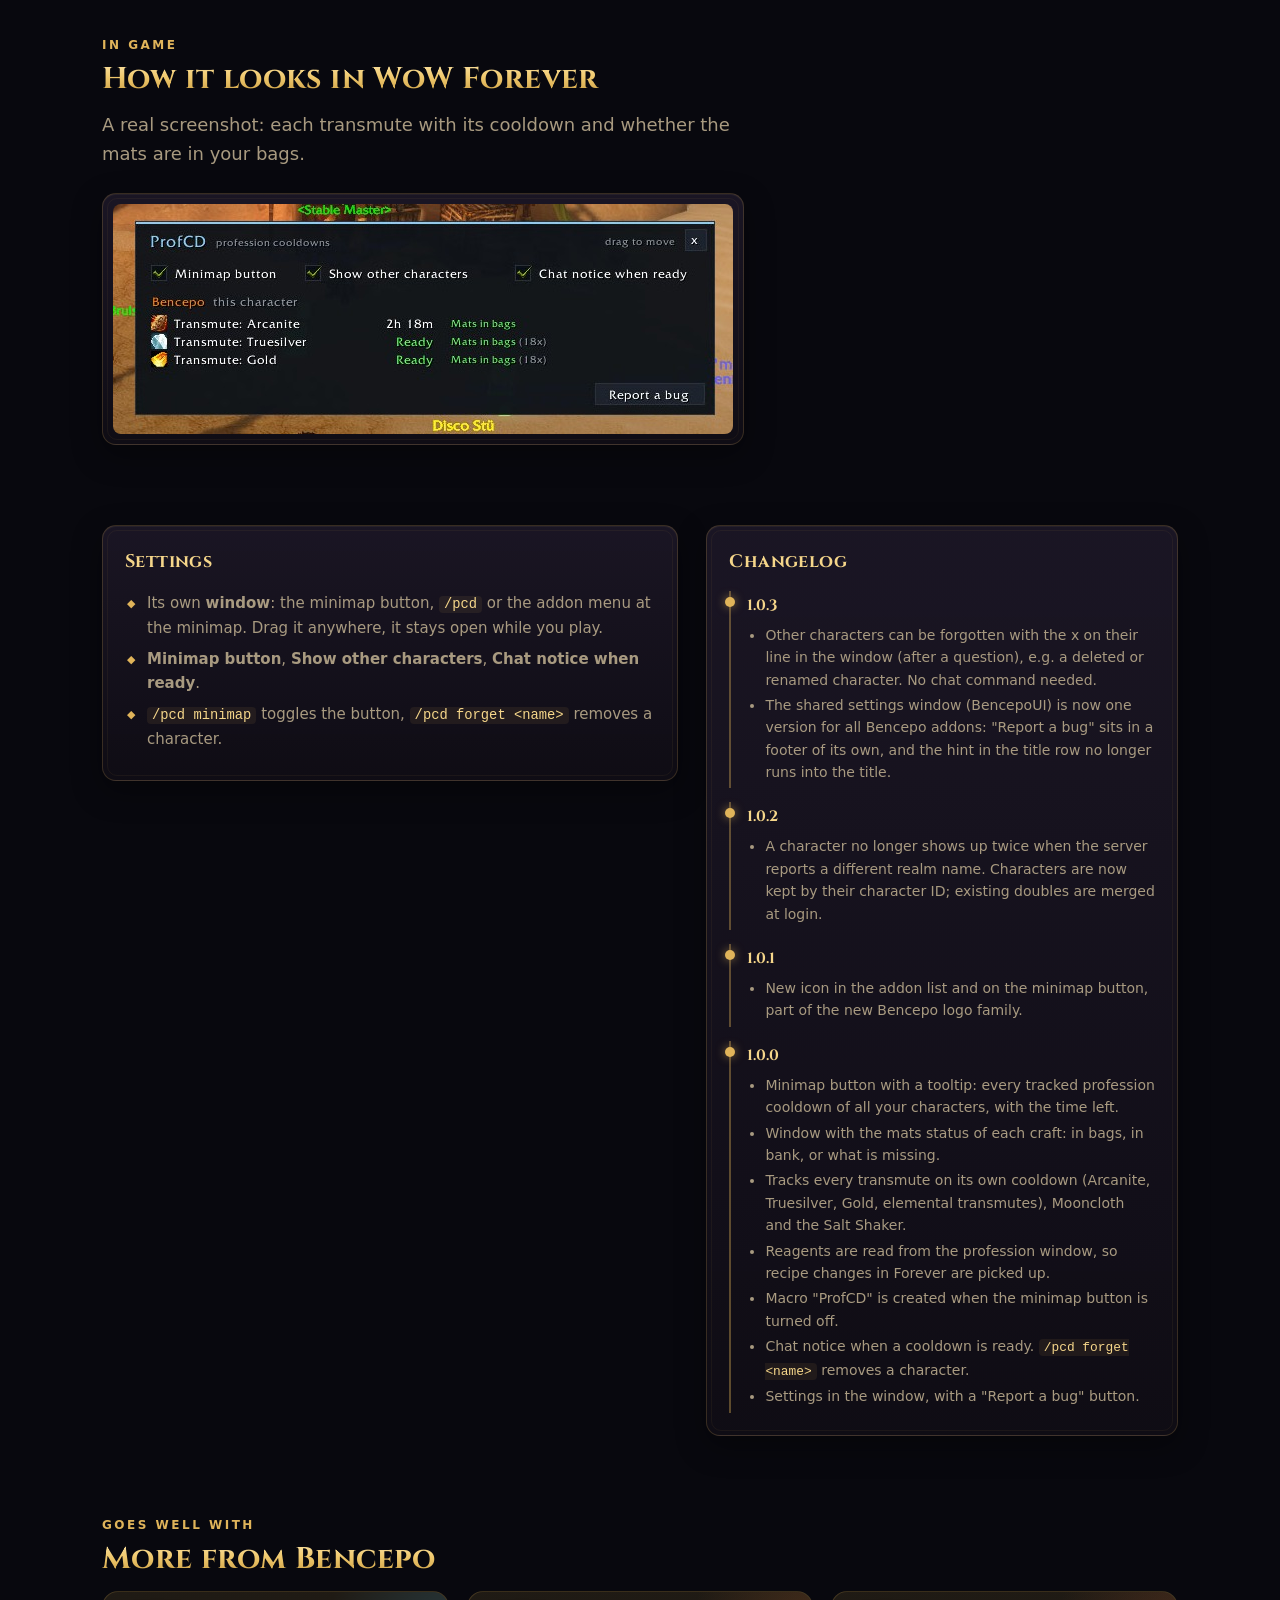
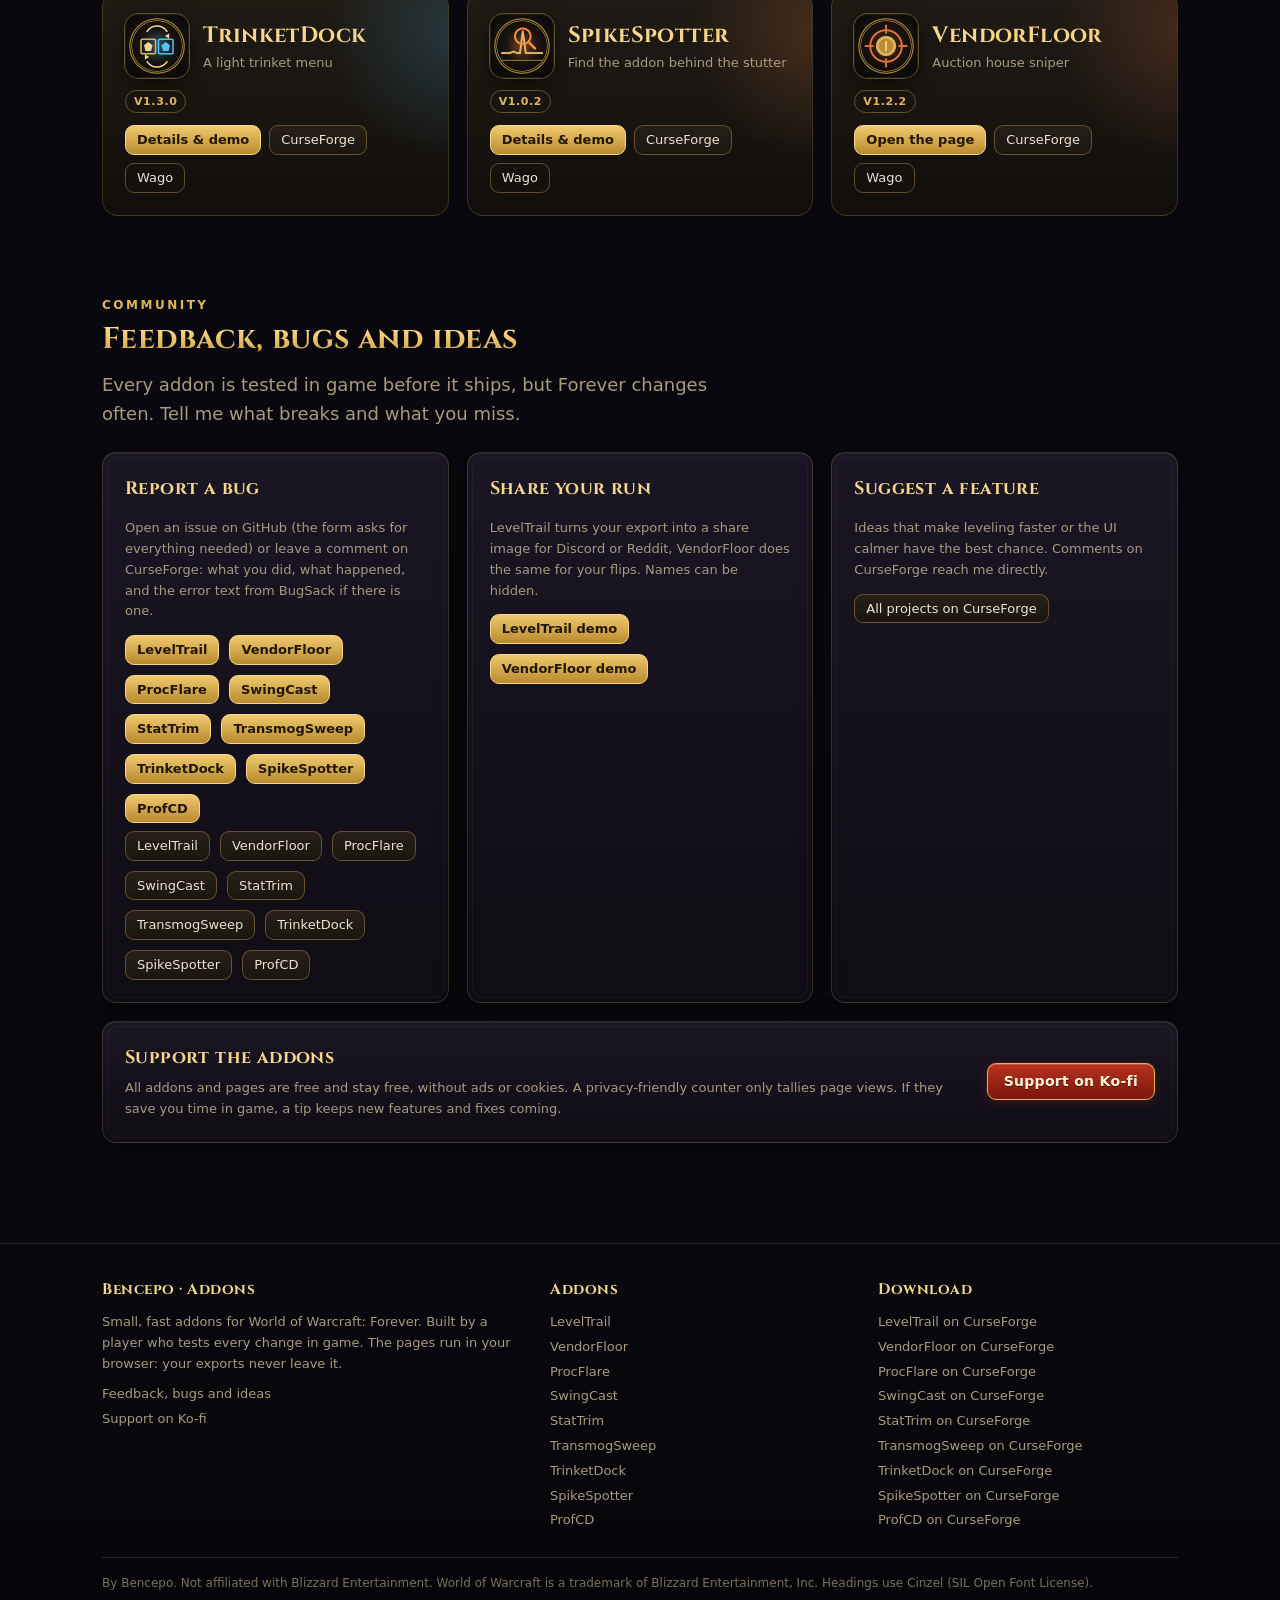
<file: profcd/index.html>
<!doctype html>
<html lang="en">
<head>
<meta charset="utf-8">
<meta name="viewport" content="width=device-width,initial-scale=1">
<title>ProfCD · Profession cooldowns at a glance · WoW Forever addon</title>
<meta name="description" content="Hover the minimap button for the transmute, Mooncloth and Salt Shaker timers of all your characters. Click it to see which crafts you have the mats for.">
<meta property="og:title" content="ProfCD · Profession cooldowns at a glance · WoW Forever addon">
<meta property="og:description" content="Hover the minimap button for the transmute, Mooncloth and Salt Shaker timers of all your characters. Click it to see which crafts you have the mats for.">
<meta property="og:image" content="https://bencepo.github.io/assets/icons/profcd-256.png">
<meta name="theme-color" content="#0b0a09">
<link rel="icon" type="image/png" href="../assets/icons/profcd-64.png">
<link rel="stylesheet" href="../assets/site.css?v=d9d7bed5">
<style>
.pcdemo{background:linear-gradient(180deg,#0d1a24,#05090d);border-color:#24506a}
.pcstage{position:relative;height:72px}
.pcmap{position:absolute;right:6px;top:0;width:64px;height:64px;border-radius:50%;background:radial-gradient(#2c3e2a,#14200f);border:3px solid #6b5a3a}
.pcbtn{position:absolute;left:-14px;bottom:-6px;width:32px;height:32px;border-radius:50%;background:#0f1318;border:2px solid #8cccf2;color:#8cccf2;display:flex;align-items:center;justify-content:center;font-size:18px;cursor:pointer;user-select:none}
.pcbtn:hover{box-shadow:0 0 12px rgba(140,204,242,.6)}
.pctip{display:none;position:absolute;right:84px;top:0;z-index:3;background:rgba(8,10,14,.96);border:1px solid #4a5a6a;border-radius:4px;padding:8px 10px;font-size:12px;min-width:220px}
.pctip.on{display:block}
.pctip .l{display:flex;justify-content:space-between;gap:14px;color:#e6e9ee}
.pcwin{display:none;margin-top:10px;background:rgba(15,19,24,.97);border:1px solid #28313c;border-top:2px solid #8cccf2;border-radius:4px;padding:10px 12px;font-size:13px}
.pcwin.on{display:block}
.pcwin .r{display:grid;grid-template-columns:1fr 70px 1.2fr;gap:8px;padding:3px 0;cursor:default}
.pcwin .r.go{cursor:pointer}.pcwin .r.go:hover{background:rgba(140,204,242,.08)}
.pcwin .c{color:#ffd100;margin-top:6px}.pcwin .t{text-align:right;font-variant-numeric:tabular-nums}
.pcg{color:#60ff60}.pcy{color:#ffd24d}.pcr{color:#ff6060}.pcm{color:#8d97a5}
</style>
</head>
<body>
<!--@header--><header class="top"><div class="wrap">
  <a class="brand" href="../"><img src="../assets/icons/bencepo-64.png" alt=""><span class="bt">Bencepo<b>·</b>Addons</span></a>
  <nav class="nav"><a href="../leveltrail/"><img src="../assets/icons/leveltrail-64.png" alt=""><span>LevelTrail</span></a><a href="../vendorfloor/"><img src="../assets/icons/vendorfloor-64.png" alt=""><span>VendorFloor</span></a><a href="../procflare/"><img src="../assets/icons/procflare-64.png" alt=""><span>ProcFlare</span></a><a href="../swingcast/"><img src="../assets/icons/swingcast-64.png" alt=""><span>SwingCast</span></a><a href="../stattrim/"><img src="../assets/icons/stattrim-64.png" alt=""><span>StatTrim</span></a><a href="../transmogsweep/"><img src="../assets/icons/transmogsweep-64.png" alt=""><span>TransmogSweep</span></a><a href="../trinketdock/"><img src="../assets/icons/trinketdock-64.png" alt=""><span>TrinketDock</span></a><a href="../spikespotter/"><img src="../assets/icons/spikespotter-64.png" alt=""><span>SpikeSpotter</span></a><a href="../profcd/" class=on><img src="../assets/icons/profcd-64.png" alt=""><span>ProfCD</span></a></nav>
  <div class="spacer"></div>
  <a class="btn sm" href="../#import">Import export</a>
</div></header><!--/@header-->
<main>
<div class="wrap">
  <section class="hero addonhero">
    <img class="heroicon" src="../assets/icons/profcd-256.png" alt="ProfCD">
    <div>
      <div class="eyebrow">Profession cooldowns at a glance · v1.0.3</div>
      <h1 class="goldtext">ProfCD</h1>
      <p class="lead">Hover the minimap button for the transmute, Mooncloth and Salt Shaker timers of all your characters. Click it to see which crafts you have the mats for.</p>
      <div class="ctas"><a class="btn primary" href="https://www.curseforge.com/wow/addons/profcd" target="_blank" rel="noopener">Download on CurseForge</a><a class="btn" href="https://addons.wago.io/addons/profcd" target="_blank" rel="noopener">Wago</a><a class="btn ghost" href="#demo">Try the live demo</a></div>
    </div>
  </section>

  <section class="section" id="demo">
    <div class="eyebrow">Live demo</div>
    <h2 class="goldtext">See it in action</h2>
    <p class="lead">A recreation in your browser, close to what you see in game.</p>
    
<div class="grid2">
  <div class="panel pcdemo" style="padding:18px">
    <div class="row" style="justify-content:space-between;margin-bottom:12px">
      <b class="display" style="color:#8cccf2">ProfCD</b>
      <span class="small">Hover the button, then click it</span>
    </div>
    <div class="pcstage">
      <div class="pcmap"><div class="pcbtn" id="pcBtn" title="ProfCD">&#9719;</div></div>
      <div class="pctip" id="pcTip"></div>
    </div>
    <div class="pcwin" id="pcWin"></div>
    <div class="small" id="pcInfo" style="margin-top:12px">Click a craft that is ready and has its mats to use it.</div>
  </div>
  <div class="panel" style="padding:18px">
    <h2>How it plays</h2>
    <ul class="ticks" style="list-style:none;padding:0;margin:0;color:var(--muted)">
      <li style="margin:7px 0">Hover the minimap button: every cooldown of every character, with the time left.</li>
      <li style="margin:7px 0">Click it: the window lists each craft with its mats, in bags, in the bank or missing.</li>
      <li style="margin:7px 0">Every transmute has its own cooldown in Forever, so each gets its own row.</li>
      <li style="margin:7px 0">Alts show as of their last login.</li>
      <li style="margin:7px 0">No minimap button? ProfCD makes a macro: one click opens the window, the next closes it.</li>
    </ul>
  </div>
</div>
  </section>

  <section class="section" id="features">
    <div class="eyebrow">Features</div>
    <h2 class="goldtext">What it does</h2>
    <div class="features"><div class="feat reveal"><div class="fi">◷</div><b>Timers on hover</b><span>Hover the minimap button: every tracked cooldown of every character, with the time left or &quot;Ready&quot;.</span></div><div class="feat reveal"><div class="fi">⚗</div><b>Mats check</b><span>Click it: each craft shows &quot;Mats in bags&quot;, &quot;Mats in bank&quot; or what is missing, and how many crafts the mats are enough for.</span></div><div class="feat reveal"><div class="fi">⧗</div><b>Forever cooldowns</b><span>Every transmute on its own cooldown (Arcanite, Truesilver, Gold, the elemental ones), plus Mooncloth and the Salt Shaker. Durations come from the game.</span></div><div class="feat reveal"><div class="fi">☰</div><b>Recipes from the game</b><span>Reagents are read from the profession window, so recipe changes in Forever show up on their own.</span></div><div class="feat reveal"><div class="fi">◎</div><b>Alts included</b><span>Other characters show as of their last login. /pcd forget removes one.</span></div><div class="feat reveal"><div class="fi">⌘</div><b>Macro instead of a button</b><span>Turn the minimap button off and ProfCD creates a macro: one click opens the window, the next closes it.</span></div></div>
  </section>

  <section class="section" id="ingame">
    <div class="eyebrow">In game</div>
    <h2 class="goldtext">How it looks in WoW Forever</h2>
    <p class="lead">A real screenshot: each transmute with its cooldown and whether the mats are in your bags.</p>
    <div class="panel reveal" style="padding:10px;max-width:642px"><img src="../media/profcd/ingame.jpg" alt="ProfCD in WoW Forever" loading="lazy" style="width:100%;display:block;border-radius:8px"></div>
  </section>

  <section class="section">
    <div class="split">
      <div class="panel reveal"><h2>Settings</h2><ul class="ticks" style="list-style:none;padding:0;margin:0;color:var(--muted)"><li style="padding-left:22px;position:relative;margin:7px 0"><span style="position:absolute;left:2px;color:var(--gold);font-size:11px;top:4px">◆</span>Its own <b>window</b>: the minimap button, <code>/pcd</code> or the addon menu at the minimap. Drag it anywhere, it stays open while you play.</li><li style="padding-left:22px;position:relative;margin:7px 0"><span style="position:absolute;left:2px;color:var(--gold);font-size:11px;top:4px">◆</span><b>Minimap button</b>, <b>Show other characters</b>, <b>Chat notice when ready</b>.</li><li style="padding-left:22px;position:relative;margin:7px 0"><span style="position:absolute;left:2px;color:var(--gold);font-size:11px;top:4px">◆</span><code>/pcd minimap</code> toggles the button, <code>/pcd forget &lt;name&gt;</code> removes a character.</li></ul></div>
      <div class="panel reveal" id="changelog"><h2>Changelog</h2><!--@changelog--><div class="changelog"><div class="cl"><b>1.0.3</b><ul><li>Other characters can be forgotten with the x on their line in the window (after a question), e.g. a deleted or renamed character. No chat command needed.</li><li>The shared settings window (BencepoUI) is now one version for all Bencepo addons: &quot;Report a bug&quot; sits in a footer of its own, and the hint in the title row no longer runs into the title.</li></ul></div><div class="cl"><b>1.0.2</b><ul><li>A character no longer shows up twice when the server reports a different realm name. Characters are now kept by their character ID; existing doubles are merged at login.</li></ul></div><div class="cl"><b>1.0.1</b><ul><li>New icon in the addon list and on the minimap button, part of the new Bencepo logo family.</li></ul></div><div class="cl"><b>1.0.0</b><ul><li>Minimap button with a tooltip: every tracked profession cooldown of all your characters, with the time left.</li><li>Window with the mats status of each craft: in bags, in bank, or what is missing.</li><li>Tracks every transmute on its own cooldown (Arcanite, Truesilver, Gold, elemental transmutes), Mooncloth and the Salt Shaker.</li><li>Reagents are read from the profession window, so recipe changes in Forever are picked up.</li><li>Macro &quot;ProfCD&quot; is created when the minimap button is turned off.</li><li>Chat notice when a cooldown is ready. <code>/pcd forget &lt;name&gt;</code> removes a character.</li><li>Settings in the window, with a &quot;Report a bug&quot; button.</li></ul></div></div><!--/@changelog--></div>
    </div>
  </section>

  <section class="section">
    <div class="eyebrow">Goes well with</div>
    <h2 class="goldtext">More from Bencepo</h2>
    <div class="addons"><div class="acard reveal" style="--glow:rgba(79,195,247,.30)">
  <div class="head"><img src="../assets/icons/trinketdock-128.png" alt=""><div><h3>TrinketDock</h3><div class="small">A light trinket menu</div></div></div>
  
  <div class="meta"><span class="tag">v1.3.0</span></div>
  <div class="links"><a class="btn gold sm" href="../trinketdock/">Details & demo</a><a class="btn sm" href="https://www.curseforge.com/wow/addons/trinketdock" target="_blank" rel="noopener">CurseForge</a><a class="btn sm ghost" href="https://addons.wago.io/addons/trinketdock" target="_blank" rel="noopener">Wago</a></div>
</div><div class="acard reveal" style="--glow:rgba(255,138,61,.30)">
  <div class="head"><img src="../assets/icons/spikespotter-128.png" alt=""><div><h3>SpikeSpotter</h3><div class="small">Find the addon behind the stutter</div></div></div>
  
  <div class="meta"><span class="tag">v1.0.2</span></div>
  <div class="links"><a class="btn gold sm" href="../spikespotter/">Details & demo</a><a class="btn sm" href="https://www.curseforge.com/wow/addons/spikespotter" target="_blank" rel="noopener">CurseForge</a><a class="btn sm ghost" href="https://addons.wago.io/addons/spikespotter" target="_blank" rel="noopener">Wago</a></div>
</div><div class="acard reveal" style="--glow:rgba(224,112,60,.32)">
  <div class="head"><img src="../assets/icons/vendorfloor-128.png" alt=""><div><h3>VendorFloor</h3><div class="small">Auction house sniper</div></div></div>
  
  <div class="meta"><span class="tag">v1.2.2</span></div>
  <div class="links"><a class="btn gold sm" href="../vendorfloor/">Open the page</a><a class="btn sm" href="https://www.curseforge.com/wow/addons/vendorfloor" target="_blank" rel="noopener">CurseForge</a><a class="btn sm ghost" href="https://addons.wago.io/addons/vendorfloor" target="_blank" rel="noopener">Wago</a></div>
</div></div>
  </section>

  <section class="section" id="community">
  <div class="eyebrow">Community</div>
  <h2 class="goldtext">Feedback, bugs and ideas</h2>
  <p class="lead">Every addon is tested in game before it ships, but Forever changes often. Tell me what breaks and what you miss.</p>
  <div class="grid3">
    <div class="panel reveal"><h2>Report a bug</h2><p class="small">Open an issue on GitHub (the form asks for everything needed) or leave a comment on CurseForge: what you did, what happened, and the error text from BugSack if there is one.</p>
      <div class="row" style="margin-bottom:8px"><a class="btn sm gold" href="https://github.com/Bencepo/LevelTrail/issues/new/choose" target="_blank" rel="noopener">LevelTrail</a><a class="btn sm gold" href="https://github.com/Bencepo/VendorFloor/issues/new/choose" target="_blank" rel="noopener">VendorFloor</a><a class="btn sm gold" href="https://github.com/Bencepo/ProcFlare/issues/new/choose" target="_blank" rel="noopener">ProcFlare</a><a class="btn sm gold" href="https://github.com/Bencepo/SwingCast/issues/new/choose" target="_blank" rel="noopener">SwingCast</a><a class="btn sm gold" href="https://github.com/Bencepo/StatTrim/issues/new/choose" target="_blank" rel="noopener">StatTrim</a><a class="btn sm gold" href="https://github.com/Bencepo/TransmogSweep/issues/new/choose" target="_blank" rel="noopener">TransmogSweep</a><a class="btn sm gold" href="https://github.com/Bencepo/TrinketDock/issues/new/choose" target="_blank" rel="noopener">TrinketDock</a><a class="btn sm gold" href="https://github.com/Bencepo/SpikeSpotter/issues/new/choose" target="_blank" rel="noopener">SpikeSpotter</a><a class="btn sm gold" href="https://github.com/Bencepo/ProfCD/issues/new/choose" target="_blank" rel="noopener">ProfCD</a></div>
      <div class="row"><a class="btn sm" href="https://www.curseforge.com/wow/addons/leveltrail#comments" target="_blank" rel="noopener">LevelTrail</a><a class="btn sm" href="https://www.curseforge.com/wow/addons/vendorfloor#comments" target="_blank" rel="noopener">VendorFloor</a><a class="btn sm" href="https://www.curseforge.com/wow/addons/procflare#comments" target="_blank" rel="noopener">ProcFlare</a><a class="btn sm" href="https://www.curseforge.com/wow/addons/swingcast#comments" target="_blank" rel="noopener">SwingCast</a><a class="btn sm" href="https://www.curseforge.com/wow/addons/stattrim#comments" target="_blank" rel="noopener">StatTrim</a><a class="btn sm" href="https://www.curseforge.com/wow/addons/transmogsweep#comments" target="_blank" rel="noopener">TransmogSweep</a><a class="btn sm" href="https://www.curseforge.com/wow/addons/trinketdock#comments" target="_blank" rel="noopener">TrinketDock</a><a class="btn sm" href="https://www.curseforge.com/wow/addons/spikespotter#comments" target="_blank" rel="noopener">SpikeSpotter</a><a class="btn sm" href="https://www.curseforge.com/wow/addons/profcd#comments" target="_blank" rel="noopener">ProfCD</a></div></div>
    <div class="panel reveal"><h2>Share your run</h2><p class="small">LevelTrail turns your export into a share image for Discord or Reddit, VendorFloor does the same for your flips. Names can be hidden.</p>
      <div class="row"><a class="btn sm gold" href="../leveltrail/#demo">LevelTrail demo</a><a class="btn sm gold" href="../vendorfloor/#demo">VendorFloor demo</a></div></div>
    <div class="panel reveal"><h2>Suggest a feature</h2><p class="small">Ideas that make leveling faster or the UI calmer have the best chance. Comments on CurseForge reach me directly.</p>
      <div class="row"><a class="btn sm" href="https://www.curseforge.com/members/bencepo/projects" target="_blank" rel="noopener">All projects on CurseForge</a></div></div>
  </div>
  <div class="panel support reveal" style="margin-top:18px;display:flex;gap:22px;align-items:center;flex-wrap:wrap">
    <div style="flex:1;min-width:260px"><h2 style="margin-bottom:6px">Support the addons</h2><p class="small" style="margin:0">All addons and pages are free and stay free, without ads or cookies. A privacy-friendly counter only tallies page views. If they save you time in game, a tip keeps new features and fixes coming.</p></div>
    <a class="btn primary" href="https://ko-fi.com/bencepo" target="_blank" rel="noopener">Support on Ko-fi</a>
  </div>
</section>
</div>
</main>
<!--@footer--><footer class="site"><div class="wrap">
  <div class="cols">
    <div><h4>Bencepo · Addons</h4><p style="margin:0 0 10px">Small, fast addons for World of Warcraft: Forever. Built by a player who tests every change in game. The pages run in your browser: your exports never leave it.</p>
      <a href="../#community">Feedback, bugs and ideas</a><a href="https://ko-fi.com/bencepo" target="_blank" rel="noopener">Support on Ko-fi</a></div>
    <div><h4>Addons</h4><a href="../leveltrail/">LevelTrail</a><a href="../vendorfloor/">VendorFloor</a><a href="../procflare/">ProcFlare</a><a href="../swingcast/">SwingCast</a><a href="../stattrim/">StatTrim</a><a href="../transmogsweep/">TransmogSweep</a><a href="../trinketdock/">TrinketDock</a><a href="../spikespotter/">SpikeSpotter</a><a href="../profcd/">ProfCD</a></div>
    <div><h4>Download</h4><a href="https://www.curseforge.com/wow/addons/leveltrail" target="_blank" rel="noopener">LevelTrail on CurseForge</a><a href="https://www.curseforge.com/wow/addons/vendorfloor" target="_blank" rel="noopener">VendorFloor on CurseForge</a><a href="https://www.curseforge.com/wow/addons/procflare" target="_blank" rel="noopener">ProcFlare on CurseForge</a><a href="https://www.curseforge.com/wow/addons/swingcast" target="_blank" rel="noopener">SwingCast on CurseForge</a><a href="https://www.curseforge.com/wow/addons/stattrim" target="_blank" rel="noopener">StatTrim on CurseForge</a><a href="https://www.curseforge.com/wow/addons/transmogsweep" target="_blank" rel="noopener">TransmogSweep on CurseForge</a><a href="https://www.curseforge.com/wow/addons/trinketdock" target="_blank" rel="noopener">TrinketDock on CurseForge</a><a href="https://www.curseforge.com/wow/addons/spikespotter" target="_blank" rel="noopener">SpikeSpotter on CurseForge</a><a href="https://www.curseforge.com/wow/addons/profcd" target="_blank" rel="noopener">ProfCD on CurseForge</a></div>
  </div>
  <div class="legal">By Bencepo. Not affiliated with Blizzard Entertainment. World of Warcraft is a trademark of Blizzard Entertainment, Inc. Headings use Cinzel (SIL Open Font License).</div>
</div></footer><!--/@footer-->
<script src="../assets/site.js?v=d9d7bed5"></script>
<script>
(function(){
  const $ = id => document.getElementById(id);
  const now = () => Math.floor(Date.now() / 1000);
  const chars = [
    { n: "Mortrak", c: "#ff7d0a", me: true, cds: [
      { l: "Transmute: Arcanite", at: 0, cd: 172800, mats: [["Thorium Bar", 1, 4, 6], ["Arcane Crystal", 1, 0, 2]] },
      { l: "Transmute: Truesilver", at: now() + 1460, cd: 3600, mats: [["Mithril Bar", 1, 0, 0]] },
      { l: "Transmute: Gold", at: 0, cd: 3600, mats: [["Iron Bar", 1, 7, 7]] } ] },
    { n: "Stitchwork", c: "#9482c9", seen: "18.11. 21:40", cds: [
      { l: "Mooncloth", at: now() + 201600, cd: 345600, mats: [["Felcloth", 2, 2, 2]] } ] },
  ];
  const fmt = at => { const r = at - now(); if (r <= 0) return '<span class="pcg">Ready</span>';
    const d = Math.floor(r / 86400), h = Math.floor(r % 86400 / 3600), m = Math.floor(r % 3600 / 60);
    return d ? d + "d " + h + "h" : h ? h + "h " + String(m).padStart(2, "0") + "m" : Math.max(m, 1) + "m"; };
  function mats(x){ const miss = [], n = []; let bank = false;
    for (const [name, need, bags, total] of x.mats) { n.push(Math.floor(total / need));
      if (bags < need) { if (total >= need) bank = true; else miss.push((need - total) + "x " + name); } }
    if (miss.length) return ['<span class="pcr">Missing: ' + miss.join(", ") + "</span>", false];
    const k = Math.min(...n);
    return ['<span class="' + (bank ? 'pcy">Mats in bank' : 'pcg">Mats in bags') + "</span>" + (k > 1 ? ' <span class="pcm">(' + k + "x)</span>" : ""), !bank]; }
  function tip(){ $("pcTip").innerHTML = '<div style="color:#8cccf2;margin-bottom:4px">ProfCD</div>' + chars.map(c =>
      '<div style="color:' + c.c + ';margin-top:6px">' + c.n + "</div>" + c.cds.map(x => '<div class="l"><span>' + x.l + "</span><span>" + fmt(x.at) + "</span></div>").join("")).join("") +
      '<div class="pcm" style="margin-top:6px">Click: mats and details</div>'; }
  function win(){ $("pcWin").innerHTML = chars.map((c, ci) =>
      '<div class="c"><span style="color:' + c.c + '">' + c.n + '</span> <span class="pcm">' + (c.me ? "this character" : "as of " + c.seen) + "</span></div>" +
      c.cds.map((x, xi) => { const [st, ok] = mats(x); const go = c.me && ok && x.at <= now();
        return '<div class="r' + (go ? " go" : "") + '" data-c="' + ci + '" data-x="' + xi + '"><span>' + x.l + '</span><span class="t">' + fmt(x.at) + "</span><span>" + st + "</span></div>"; }).join("")).join(""); }
  $("pcBtn").onmouseenter = () => { tip(); $("pcTip").classList.add("on"); };
  $("pcBtn").onmouseleave = () => $("pcTip").classList.remove("on");
  $("pcBtn").onclick = () => { $("pcWin").classList.toggle("on"); win(); };
  $("pcWin").onclick = e => { const r = e.target.closest(".r.go"); if (!r) return;
    const x = chars[+r.dataset.c].cds[+r.dataset.x];
    for (const m of x.mats) { m[2] -= m[1]; m[3] -= m[1]; }
    x.at = now() + x.cd; $("pcInfo").textContent = x.l.replace("Transmute: ", "Transmuted ") + ". The cooldown starts."; win(); };
  setInterval(() => { if ($("pcWin").classList.contains("on")) win(); if ($("pcTip").classList.contains("on")) tip(); }, 1000);
})();
</script>
</body>
</html>
</file>
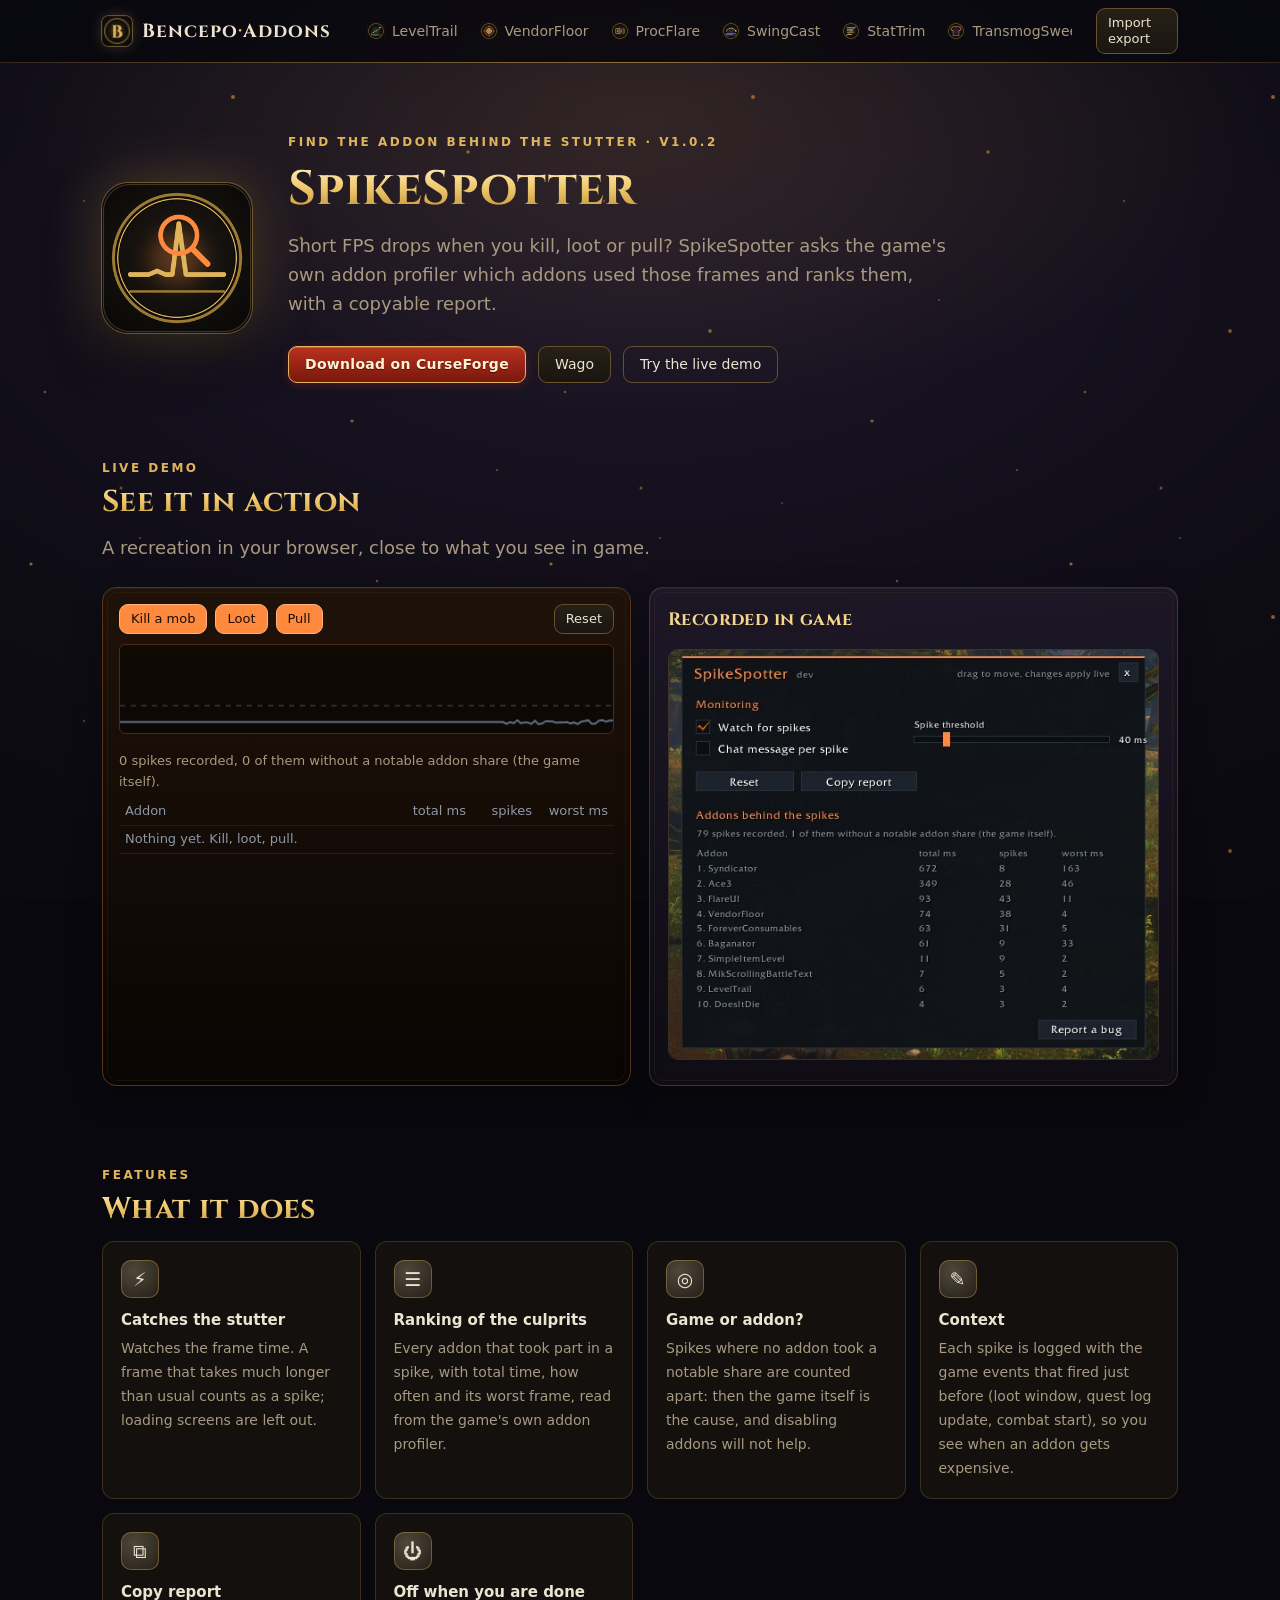
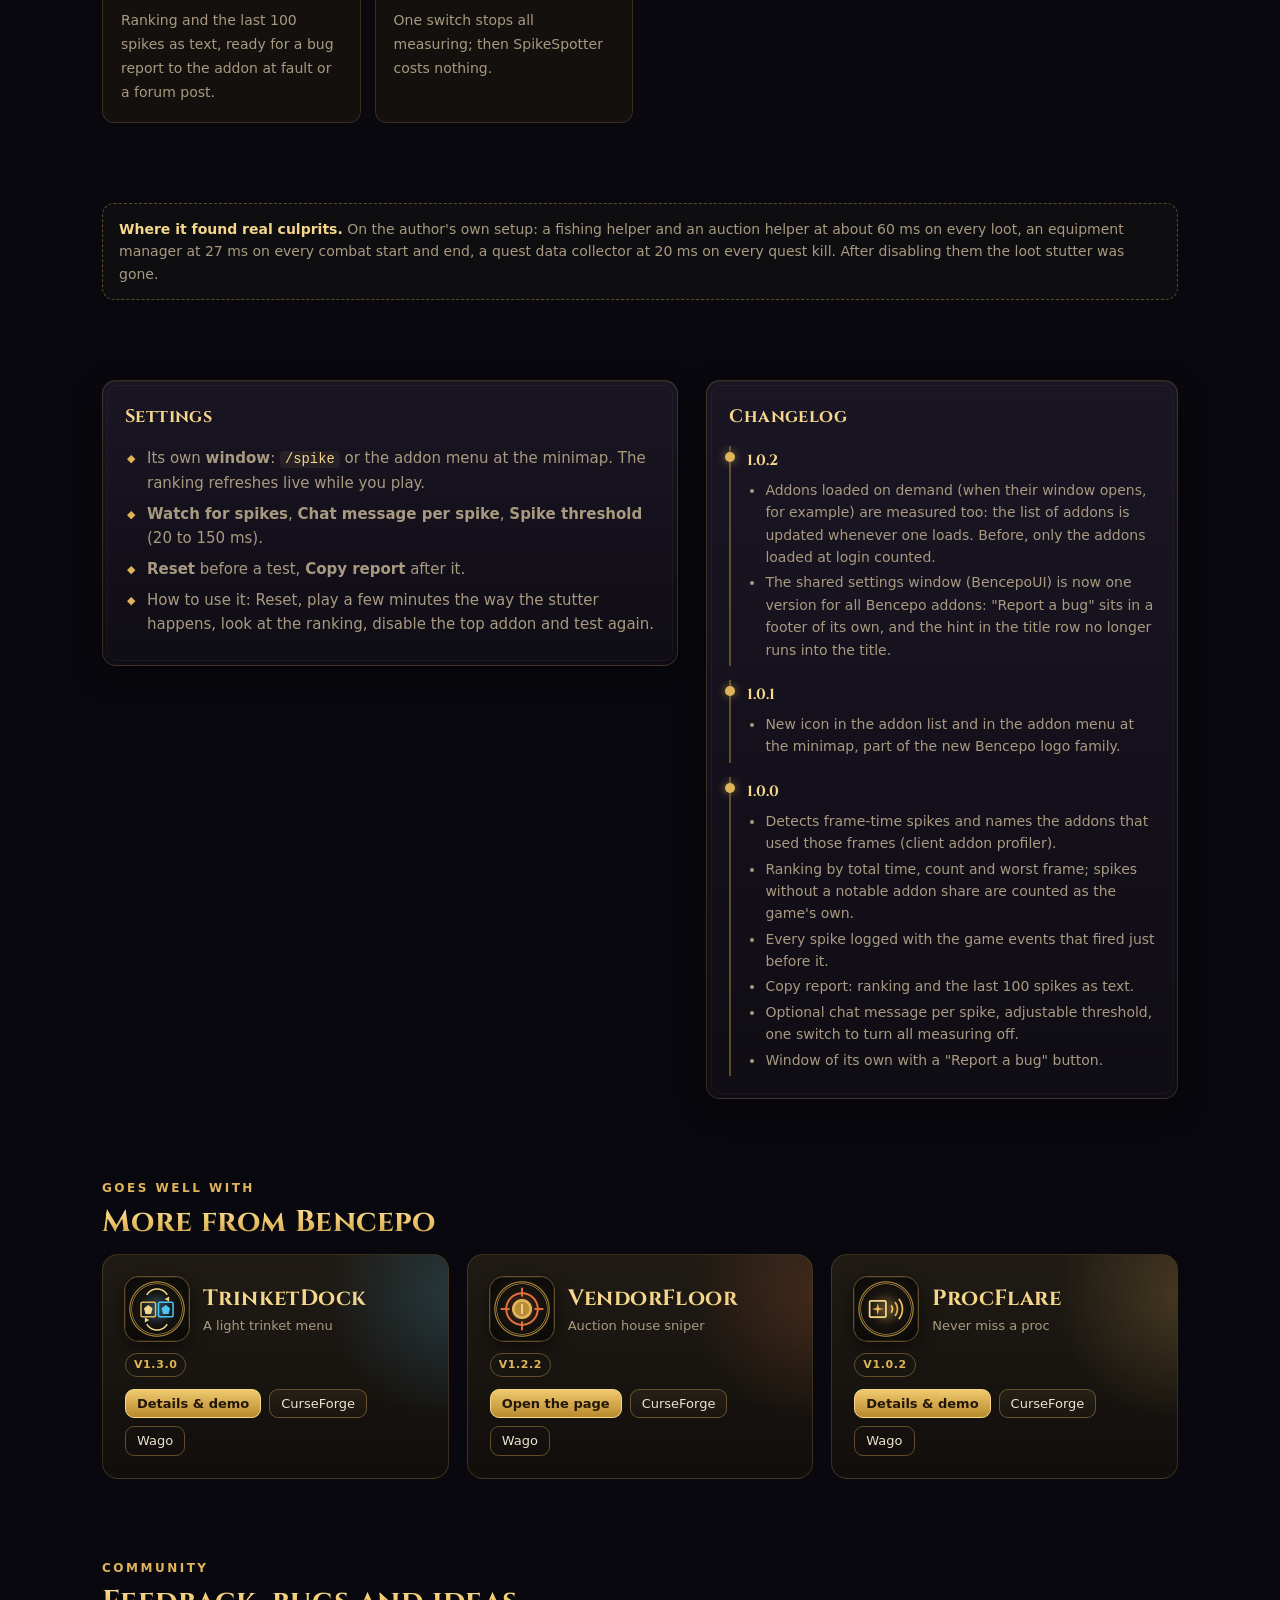
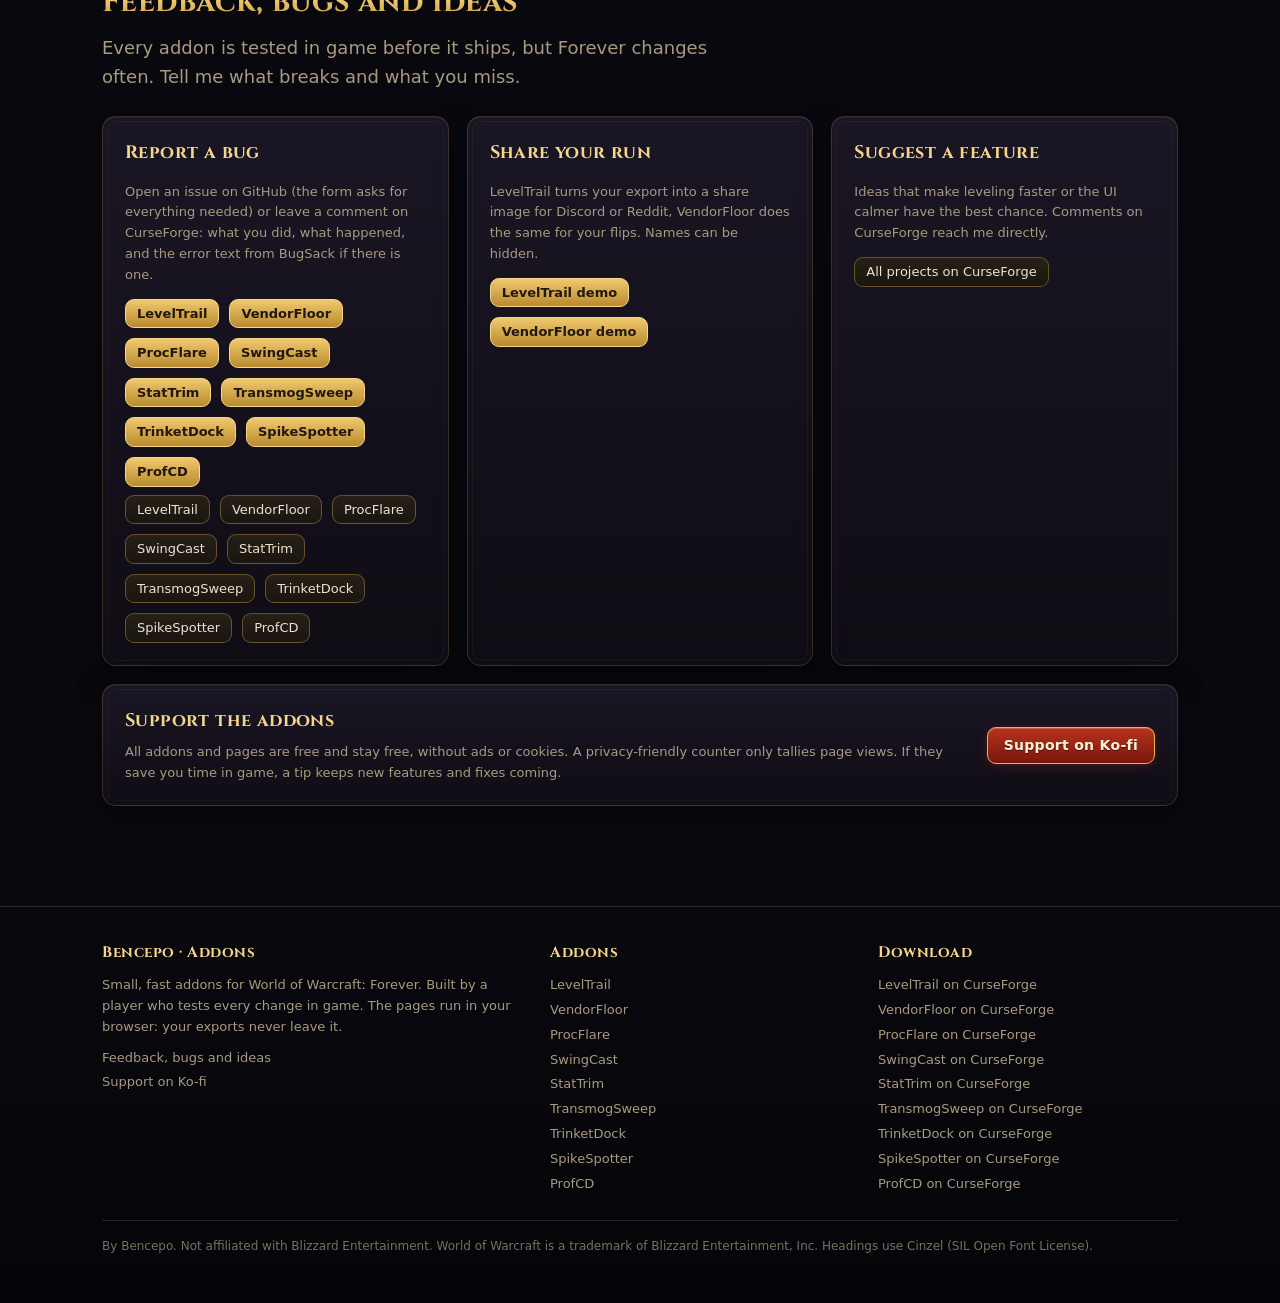
<file: spikespotter/index.html>
<!doctype html>
<html lang="en">
<head>
<meta charset="utf-8">
<meta name="viewport" content="width=device-width,initial-scale=1">
<title>SpikeSpotter · Find the addon behind the stutter · WoW Forever addon</title>
<meta name="description" content="Short FPS drops when you kill, loot or pull? SpikeSpotter asks the game&#x27;s own addon profiler which addons used those frames and ranks them, with a copyable report.">
<meta property="og:title" content="SpikeSpotter · Find the addon behind the stutter · WoW Forever addon">
<meta property="og:description" content="Short FPS drops when you kill, loot or pull? SpikeSpotter asks the game&#x27;s own addon profiler which addons used those frames and ranks them, with a copyable report.">
<meta property="og:image" content="https://bencepo.github.io/assets/icons/spikespotter-256.png">
<meta name="theme-color" content="#0b0a09">
<link rel="icon" type="image/png" href="../assets/icons/spikespotter-64.png">
<link rel="stylesheet" href="../assets/site.css?v=d9d7bed5">
<style>
.ssdemo{background:linear-gradient(180deg,#1f1209,#090503);border-color:#5a3418}
.ssdemo .ssbtn{background:#ff8a3d;border-color:#ffb27d;color:#1a0d05}
.sstable{font-size:13px}
.ssrow{display:grid;grid-template-columns:1fr 70px 60px 70px;gap:6px;padding:3px 6px;border-bottom:1px solid rgba(255,138,61,.12)}
.ssrow.h{color:#8d97a5}.ssrow span:not(:first-child){text-align:right;font-variant-numeric:tabular-nums}
</style>
</head>
<body>
<!--@header--><header class="top"><div class="wrap">
  <a class="brand" href="../"><img src="../assets/icons/bencepo-64.png" alt=""><span class="bt">Bencepo<b>·</b>Addons</span></a>
  <nav class="nav"><a href="../leveltrail/"><img src="../assets/icons/leveltrail-64.png" alt=""><span>LevelTrail</span></a><a href="../vendorfloor/"><img src="../assets/icons/vendorfloor-64.png" alt=""><span>VendorFloor</span></a><a href="../procflare/"><img src="../assets/icons/procflare-64.png" alt=""><span>ProcFlare</span></a><a href="../swingcast/"><img src="../assets/icons/swingcast-64.png" alt=""><span>SwingCast</span></a><a href="../stattrim/"><img src="../assets/icons/stattrim-64.png" alt=""><span>StatTrim</span></a><a href="../transmogsweep/"><img src="../assets/icons/transmogsweep-64.png" alt=""><span>TransmogSweep</span></a><a href="../trinketdock/"><img src="../assets/icons/trinketdock-64.png" alt=""><span>TrinketDock</span></a><a href="../spikespotter/" class=on><img src="../assets/icons/spikespotter-64.png" alt=""><span>SpikeSpotter</span></a><a href="../profcd/"><img src="../assets/icons/profcd-64.png" alt=""><span>ProfCD</span></a></nav>
  <div class="spacer"></div>
  <a class="btn sm" href="../#import">Import export</a>
</div></header><!--/@header-->
<main>
<div class="wrap">
  <section class="hero addonhero">
    <img class="heroicon" src="../assets/icons/spikespotter-256.png" alt="SpikeSpotter">
    <div>
      <div class="eyebrow">Find the addon behind the stutter · v1.0.2</div>
      <h1 class="goldtext">SpikeSpotter</h1>
      <p class="lead">Short FPS drops when you kill, loot or pull? SpikeSpotter asks the game&#x27;s own addon profiler which addons used those frames and ranks them, with a copyable report.</p>
      <div class="ctas"><a class="btn primary" href="https://www.curseforge.com/wow/addons/spikespotter" target="_blank" rel="noopener">Download on CurseForge</a><a class="btn" href="https://addons.wago.io/addons/spikespotter" target="_blank" rel="noopener">Wago</a><a class="btn ghost" href="#demo">Try the live demo</a></div>
    </div>
  </section>

  <section class="section" id="demo">
    <div class="eyebrow">Live demo</div>
    <h2 class="goldtext">See it in action</h2>
    <p class="lead">A recreation in your browser, close to what you see in game.</p>
    
<div class="grid2">
  <div class="panel ssdemo" style="padding:16px">
    <div class="row" style="gap:8px;margin-bottom:10px">
      <button class="sm ssbtn" data-a="kill">Kill a mob</button><button class="sm ssbtn" data-a="loot">Loot</button><button class="sm ssbtn" data-a="pull">Pull</button>
      <button class="sm" id="ssReset" style="margin-left:auto">Reset</button>
    </div>
    <canvas id="ssGraph" width="560" height="90" style="width:100%;height:90px;background:rgba(0,0,0,.45);border:1px solid #4a2c18;border-radius:6px"></canvas>
    <div class="small" id="ssStatus" style="margin:10px 0 6px">0 spikes recorded.</div>
    <div class="sstable" id="ssTable"></div>
  </div>
  <div class="panel" style="padding:18px">
    <h2>Recorded in game</h2>
    <img src="../media/spikespotter/window.jpg" alt="SpikeSpotter window in WoW Forever" loading="lazy" style="width:100%;border-radius:10px;border:1px solid var(--line)">
  </div>
</div>
  </section>

  <section class="section" id="features">
    <div class="eyebrow">Features</div>
    <h2 class="goldtext">What it does</h2>
    <div class="features"><div class="feat reveal"><div class="fi">⚡</div><b>Catches the stutter</b><span>Watches the frame time. A frame that takes much longer than usual counts as a spike; loading screens are left out.</span></div><div class="feat reveal"><div class="fi">☰</div><b>Ranking of the culprits</b><span>Every addon that took part in a spike, with total time, how often and its worst frame, read from the game&#x27;s own addon profiler.</span></div><div class="feat reveal"><div class="fi">◎</div><b>Game or addon?</b><span>Spikes where no addon took a notable share are counted apart: then the game itself is the cause, and disabling addons will not help.</span></div><div class="feat reveal"><div class="fi">✎</div><b>Context</b><span>Each spike is logged with the game events that fired just before (loot window, quest log update, combat start), so you see when an addon gets expensive.</span></div><div class="feat reveal"><div class="fi">⧉</div><b>Copy report</b><span>Ranking and the last 100 spikes as text, ready for a bug report to the addon at fault or a forum post.</span></div><div class="feat reveal"><div class="fi">⏻</div><b>Off when you are done</b><span>One switch stops all measuring; then SpikeSpotter costs nothing.</span></div></div>
  </section>

  <section class="section"><div class="note"><b style="color:var(--gold2)">Where it found real culprits.</b> On the author's own setup: a fishing helper and an auction helper at about 60 ms on every loot, an equipment manager at 27 ms on every combat start and end, a quest data collector at 20 ms on every quest kill. After disabling them the loot stutter was gone.</div></section>

  <section class="section">
    <div class="split">
      <div class="panel reveal"><h2>Settings</h2><ul class="ticks" style="list-style:none;padding:0;margin:0;color:var(--muted)"><li style="padding-left:22px;position:relative;margin:7px 0"><span style="position:absolute;left:2px;color:var(--gold);font-size:11px;top:4px">◆</span>Its own <b>window</b>: <code>/spike</code> or the addon menu at the minimap. The ranking refreshes live while you play.</li><li style="padding-left:22px;position:relative;margin:7px 0"><span style="position:absolute;left:2px;color:var(--gold);font-size:11px;top:4px">◆</span><b>Watch for spikes</b>, <b>Chat message per spike</b>, <b>Spike threshold</b> (20 to 150 ms).</li><li style="padding-left:22px;position:relative;margin:7px 0"><span style="position:absolute;left:2px;color:var(--gold);font-size:11px;top:4px">◆</span><b>Reset</b> before a test, <b>Copy report</b> after it.</li><li style="padding-left:22px;position:relative;margin:7px 0"><span style="position:absolute;left:2px;color:var(--gold);font-size:11px;top:4px">◆</span>How to use it: Reset, play a few minutes the way the stutter happens, look at the ranking, disable the top addon and test again.</li></ul></div>
      <div class="panel reveal" id="changelog"><h2>Changelog</h2><!--@changelog--><div class="changelog"><div class="cl"><b>1.0.2</b><ul><li>Addons loaded on demand (when their window opens, for example) are measured too: the list of addons is updated whenever one loads. Before, only the addons loaded at login counted.</li><li>The shared settings window (BencepoUI) is now one version for all Bencepo addons: &quot;Report a bug&quot; sits in a footer of its own, and the hint in the title row no longer runs into the title.</li></ul></div><div class="cl"><b>1.0.1</b><ul><li>New icon in the addon list and in the addon menu at the minimap, part of the new Bencepo logo family.</li></ul></div><div class="cl"><b>1.0.0</b><ul><li>Detects frame-time spikes and names the addons that used those frames (client addon profiler).</li><li>Ranking by total time, count and worst frame; spikes without a notable addon share are counted as the game&#x27;s own.</li><li>Every spike logged with the game events that fired just before it.</li><li>Copy report: ranking and the last 100 spikes as text.</li><li>Optional chat message per spike, adjustable threshold, one switch to turn all measuring off.</li><li>Window of its own with a &quot;Report a bug&quot; button.</li></ul></div></div><!--/@changelog--></div>
    </div>
  </section>

  <section class="section">
    <div class="eyebrow">Goes well with</div>
    <h2 class="goldtext">More from Bencepo</h2>
    <div class="addons"><div class="acard reveal" style="--glow:rgba(79,195,247,.30)">
  <div class="head"><img src="../assets/icons/trinketdock-128.png" alt=""><div><h3>TrinketDock</h3><div class="small">A light trinket menu</div></div></div>
  
  <div class="meta"><span class="tag">v1.3.0</span></div>
  <div class="links"><a class="btn gold sm" href="../trinketdock/">Details & demo</a><a class="btn sm" href="https://www.curseforge.com/wow/addons/trinketdock" target="_blank" rel="noopener">CurseForge</a><a class="btn sm ghost" href="https://addons.wago.io/addons/trinketdock" target="_blank" rel="noopener">Wago</a></div>
</div><div class="acard reveal" style="--glow:rgba(224,112,60,.32)">
  <div class="head"><img src="../assets/icons/vendorfloor-128.png" alt=""><div><h3>VendorFloor</h3><div class="small">Auction house sniper</div></div></div>
  
  <div class="meta"><span class="tag">v1.2.2</span></div>
  <div class="links"><a class="btn gold sm" href="../vendorfloor/">Open the page</a><a class="btn sm" href="https://www.curseforge.com/wow/addons/vendorfloor" target="_blank" rel="noopener">CurseForge</a><a class="btn sm ghost" href="https://addons.wago.io/addons/vendorfloor" target="_blank" rel="noopener">Wago</a></div>
</div><div class="acard reveal" style="--glow:rgba(240,190,90,.32)">
  <div class="head"><img src="../assets/icons/procflare-128.png" alt=""><div><h3>ProcFlare</h3><div class="small">Never miss a proc</div></div></div>
  
  <div class="meta"><span class="tag">v1.0.2</span></div>
  <div class="links"><a class="btn gold sm" href="../procflare/">Details & demo</a><a class="btn sm" href="https://www.curseforge.com/wow/addons/procflare" target="_blank" rel="noopener">CurseForge</a><a class="btn sm ghost" href="https://addons.wago.io/addons/procflare" target="_blank" rel="noopener">Wago</a></div>
</div></div>
  </section>

  <section class="section" id="community">
  <div class="eyebrow">Community</div>
  <h2 class="goldtext">Feedback, bugs and ideas</h2>
  <p class="lead">Every addon is tested in game before it ships, but Forever changes often. Tell me what breaks and what you miss.</p>
  <div class="grid3">
    <div class="panel reveal"><h2>Report a bug</h2><p class="small">Open an issue on GitHub (the form asks for everything needed) or leave a comment on CurseForge: what you did, what happened, and the error text from BugSack if there is one.</p>
      <div class="row" style="margin-bottom:8px"><a class="btn sm gold" href="https://github.com/Bencepo/LevelTrail/issues/new/choose" target="_blank" rel="noopener">LevelTrail</a><a class="btn sm gold" href="https://github.com/Bencepo/VendorFloor/issues/new/choose" target="_blank" rel="noopener">VendorFloor</a><a class="btn sm gold" href="https://github.com/Bencepo/ProcFlare/issues/new/choose" target="_blank" rel="noopener">ProcFlare</a><a class="btn sm gold" href="https://github.com/Bencepo/SwingCast/issues/new/choose" target="_blank" rel="noopener">SwingCast</a><a class="btn sm gold" href="https://github.com/Bencepo/StatTrim/issues/new/choose" target="_blank" rel="noopener">StatTrim</a><a class="btn sm gold" href="https://github.com/Bencepo/TransmogSweep/issues/new/choose" target="_blank" rel="noopener">TransmogSweep</a><a class="btn sm gold" href="https://github.com/Bencepo/TrinketDock/issues/new/choose" target="_blank" rel="noopener">TrinketDock</a><a class="btn sm gold" href="https://github.com/Bencepo/SpikeSpotter/issues/new/choose" target="_blank" rel="noopener">SpikeSpotter</a><a class="btn sm gold" href="https://github.com/Bencepo/ProfCD/issues/new/choose" target="_blank" rel="noopener">ProfCD</a></div>
      <div class="row"><a class="btn sm" href="https://www.curseforge.com/wow/addons/leveltrail#comments" target="_blank" rel="noopener">LevelTrail</a><a class="btn sm" href="https://www.curseforge.com/wow/addons/vendorfloor#comments" target="_blank" rel="noopener">VendorFloor</a><a class="btn sm" href="https://www.curseforge.com/wow/addons/procflare#comments" target="_blank" rel="noopener">ProcFlare</a><a class="btn sm" href="https://www.curseforge.com/wow/addons/swingcast#comments" target="_blank" rel="noopener">SwingCast</a><a class="btn sm" href="https://www.curseforge.com/wow/addons/stattrim#comments" target="_blank" rel="noopener">StatTrim</a><a class="btn sm" href="https://www.curseforge.com/wow/addons/transmogsweep#comments" target="_blank" rel="noopener">TransmogSweep</a><a class="btn sm" href="https://www.curseforge.com/wow/addons/trinketdock#comments" target="_blank" rel="noopener">TrinketDock</a><a class="btn sm" href="https://www.curseforge.com/wow/addons/spikespotter#comments" target="_blank" rel="noopener">SpikeSpotter</a><a class="btn sm" href="https://www.curseforge.com/wow/addons/profcd#comments" target="_blank" rel="noopener">ProfCD</a></div></div>
    <div class="panel reveal"><h2>Share your run</h2><p class="small">LevelTrail turns your export into a share image for Discord or Reddit, VendorFloor does the same for your flips. Names can be hidden.</p>
      <div class="row"><a class="btn sm gold" href="../leveltrail/#demo">LevelTrail demo</a><a class="btn sm gold" href="../vendorfloor/#demo">VendorFloor demo</a></div></div>
    <div class="panel reveal"><h2>Suggest a feature</h2><p class="small">Ideas that make leveling faster or the UI calmer have the best chance. Comments on CurseForge reach me directly.</p>
      <div class="row"><a class="btn sm" href="https://www.curseforge.com/members/bencepo/projects" target="_blank" rel="noopener">All projects on CurseForge</a></div></div>
  </div>
  <div class="panel support reveal" style="margin-top:18px;display:flex;gap:22px;align-items:center;flex-wrap:wrap">
    <div style="flex:1;min-width:260px"><h2 style="margin-bottom:6px">Support the addons</h2><p class="small" style="margin:0">All addons and pages are free and stay free, without ads or cookies. A privacy-friendly counter only tallies page views. If they save you time in game, a tip keeps new features and fixes coming.</p></div>
    <a class="btn primary" href="https://ko-fi.com/bencepo" target="_blank" rel="noopener">Support on Ko-fi</a>
  </div>
</section>
</div>
</main>
<!--@footer--><footer class="site"><div class="wrap">
  <div class="cols">
    <div><h4>Bencepo · Addons</h4><p style="margin:0 0 10px">Small, fast addons for World of Warcraft: Forever. Built by a player who tests every change in game. The pages run in your browser: your exports never leave it.</p>
      <a href="../#community">Feedback, bugs and ideas</a><a href="https://ko-fi.com/bencepo" target="_blank" rel="noopener">Support on Ko-fi</a></div>
    <div><h4>Addons</h4><a href="../leveltrail/">LevelTrail</a><a href="../vendorfloor/">VendorFloor</a><a href="../procflare/">ProcFlare</a><a href="../swingcast/">SwingCast</a><a href="../stattrim/">StatTrim</a><a href="../transmogsweep/">TransmogSweep</a><a href="../trinketdock/">TrinketDock</a><a href="../spikespotter/">SpikeSpotter</a><a href="../profcd/">ProfCD</a></div>
    <div><h4>Download</h4><a href="https://www.curseforge.com/wow/addons/leveltrail" target="_blank" rel="noopener">LevelTrail on CurseForge</a><a href="https://www.curseforge.com/wow/addons/vendorfloor" target="_blank" rel="noopener">VendorFloor on CurseForge</a><a href="https://www.curseforge.com/wow/addons/procflare" target="_blank" rel="noopener">ProcFlare on CurseForge</a><a href="https://www.curseforge.com/wow/addons/swingcast" target="_blank" rel="noopener">SwingCast on CurseForge</a><a href="https://www.curseforge.com/wow/addons/stattrim" target="_blank" rel="noopener">StatTrim on CurseForge</a><a href="https://www.curseforge.com/wow/addons/transmogsweep" target="_blank" rel="noopener">TransmogSweep on CurseForge</a><a href="https://www.curseforge.com/wow/addons/trinketdock" target="_blank" rel="noopener">TrinketDock on CurseForge</a><a href="https://www.curseforge.com/wow/addons/spikespotter" target="_blank" rel="noopener">SpikeSpotter on CurseForge</a><a href="https://www.curseforge.com/wow/addons/profcd" target="_blank" rel="noopener">ProfCD on CurseForge</a></div>
  </div>
  <div class="legal">By Bencepo. Not affiliated with Blizzard Entertainment. World of Warcraft is a trademark of Blizzard Entertainment, Inc. Headings use Cinzel (SIL Open Font License).</div>
</div></footer><!--/@footer-->
<script src="../assets/site.js?v=d9d7bed5"></script>
<script>
(function(){
  const $ = id => document.getElementById(id);
  const cv = $("ssGraph"), g = cv.getContext("2d");
  const frames = Array(140).fill(16);
  const A = {
    kill: [["QuestTracker", 18, 26], ["GuideAddon", 8, 14], ["CombatText", 1, 3]],
    loot: [["FishingHelper", 30, 38], ["AuctionHelper", 20, 25], ["BagAddon", 3, 6]],
    pull: [["GearSwapper", 24, 30], ["UIFrames", 2, 4]],
  };
  let stats = {}, spikes = 0, engine = 0;
  const r = (a, b) => a + Math.random() * (b - a);
  function draw(){
    g.clearRect(0, 0, cv.width, cv.height);
    const y = ms => cv.height - Math.min(ms, 120) / 120 * (cv.height - 6);
    g.strokeStyle = "rgba(141,151,165,.5)"; g.lineWidth = 1; g.setLineDash([6, 6]); g.beginPath(); g.moveTo(0, y(40)); g.lineTo(cv.width, y(40)); g.stroke(); g.setLineDash([]);
    g.lineWidth = 2; g.beginPath();
    frames.forEach((ms, i) => { const x = i / (frames.length - 1) * cv.width; i ? g.lineTo(x, y(ms)) : g.moveTo(x, y(ms)); });
    g.strokeStyle = "#5d6d80"; g.stroke();
    frames.forEach((ms, i) => { if (ms > 40) { const x = i / (frames.length - 1) * cv.width; g.fillStyle = "#ff8a3d"; g.beginPath(); g.arc(x, y(ms), 4, 0, 7); g.fill(); } });
  }
  function table(){
    const list = Object.entries(stats).sort((a, b) => b[1].ms - a[1].ms);
    $("ssStatus").textContent = spikes + " spikes recorded, " + engine + " of them without a notable addon share (the game itself).";
    $("ssTable").innerHTML = '<div class="ssrow h"><span>Addon</span><span>total ms</span><span>spikes</span><span>worst ms</span></div>' +
      (list.length ? list.map(([n, s], i) => `<div class="ssrow"><span>${i + 1}. ${n}</span><span>${s.ms.toFixed(0)}</span><span>${s.n}</span><span>${s.max.toFixed(0)}</span></div>`).join("")
        : '<div class="ssrow"><span style="color:#8d97a5">Nothing yet. Kill, loot, pull.</span></div>');
  }
  function spike(kind){
    let sum = 0;
    if (Math.random() < 0.12) engine++;
    else for (const [n, a, b] of A[kind]) { const t = r(a, b); sum += t; const s = stats[n] || (stats[n] = { ms: 0, n: 0, max: 0 }); s.ms += t; s.n++; s.max = Math.max(s.max, t); }
    spikes++; frames.push(16 + sum + r(25, 35)); frames.shift(); table();
  }
  document.querySelectorAll(".ssbtn").forEach(b => b.onclick = () => spike(b.dataset.a));
  $("ssReset").onclick = () => { stats = {}; spikes = 0; engine = 0; table(); };
  setInterval(() => { frames.push(r(13, 19)); frames.shift(); draw(); }, 60);
  table(); draw();
})();
</script>
</body>
</html>
</file>
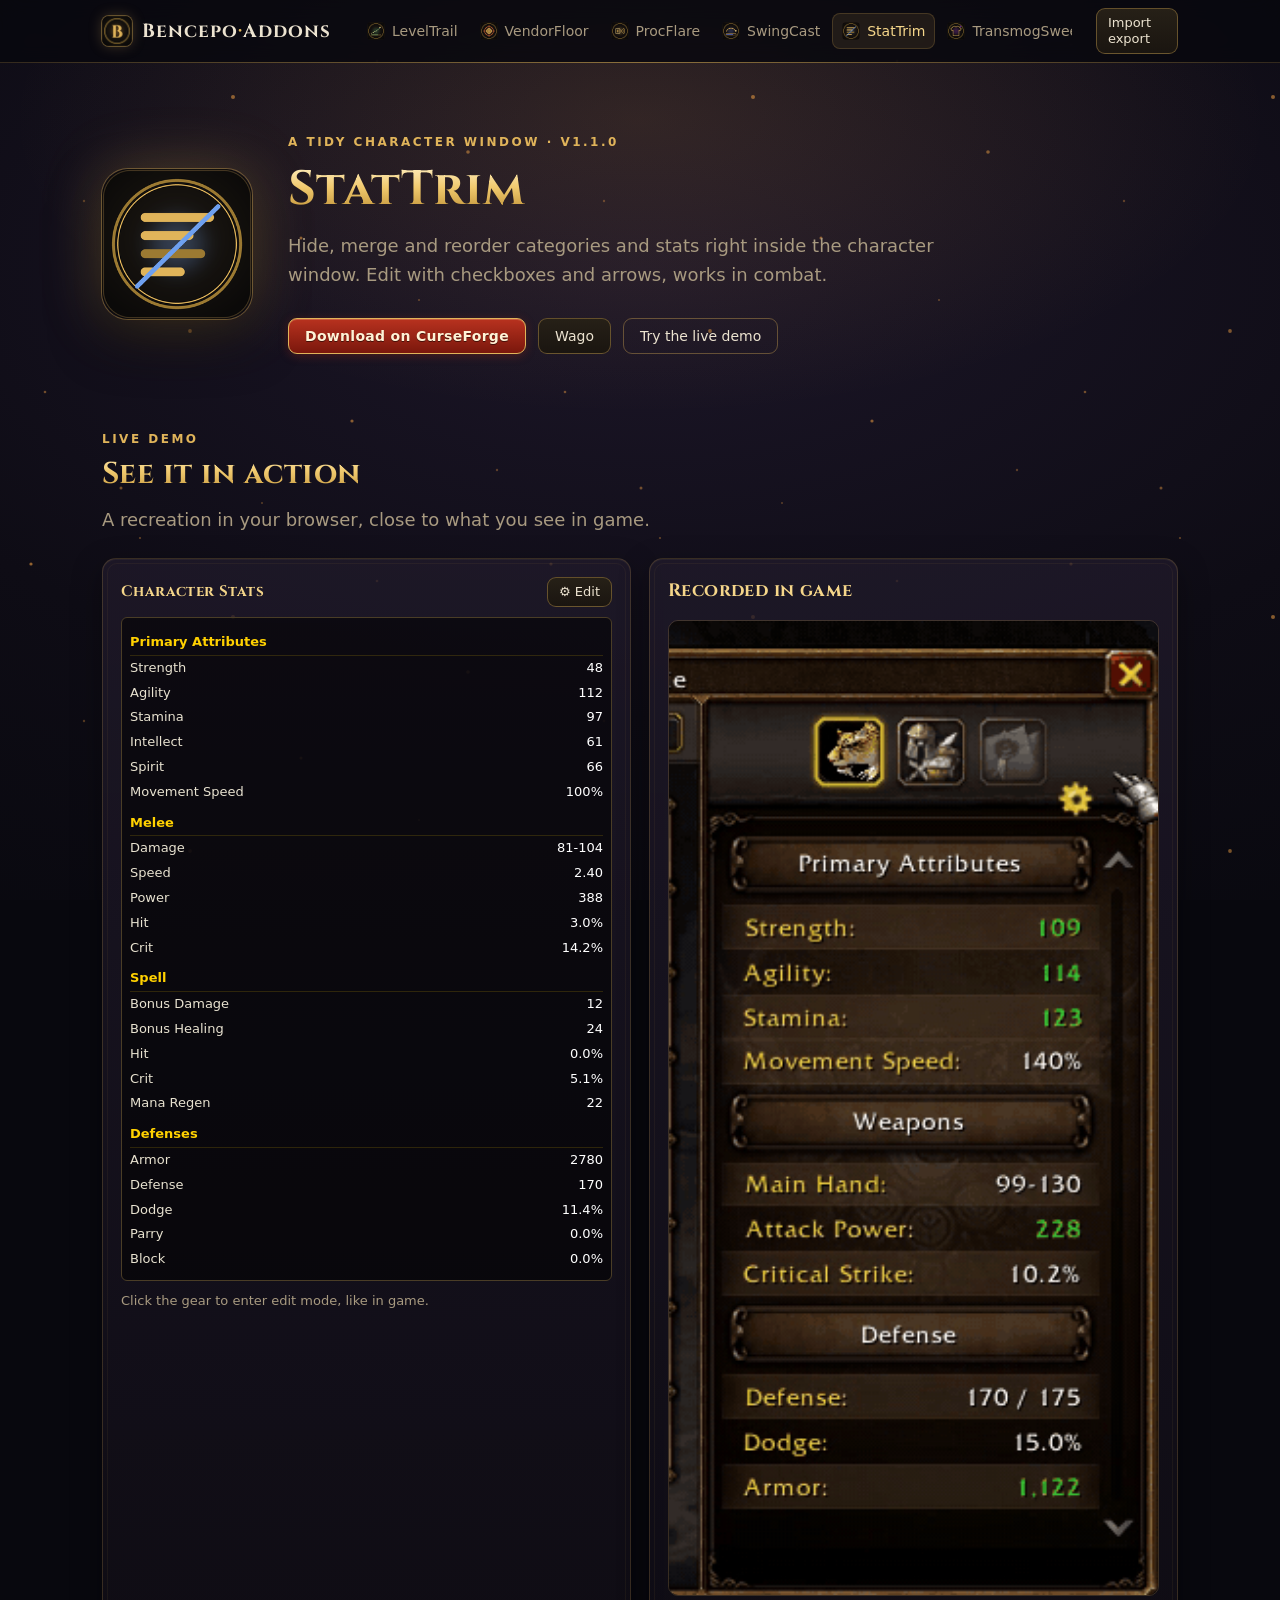
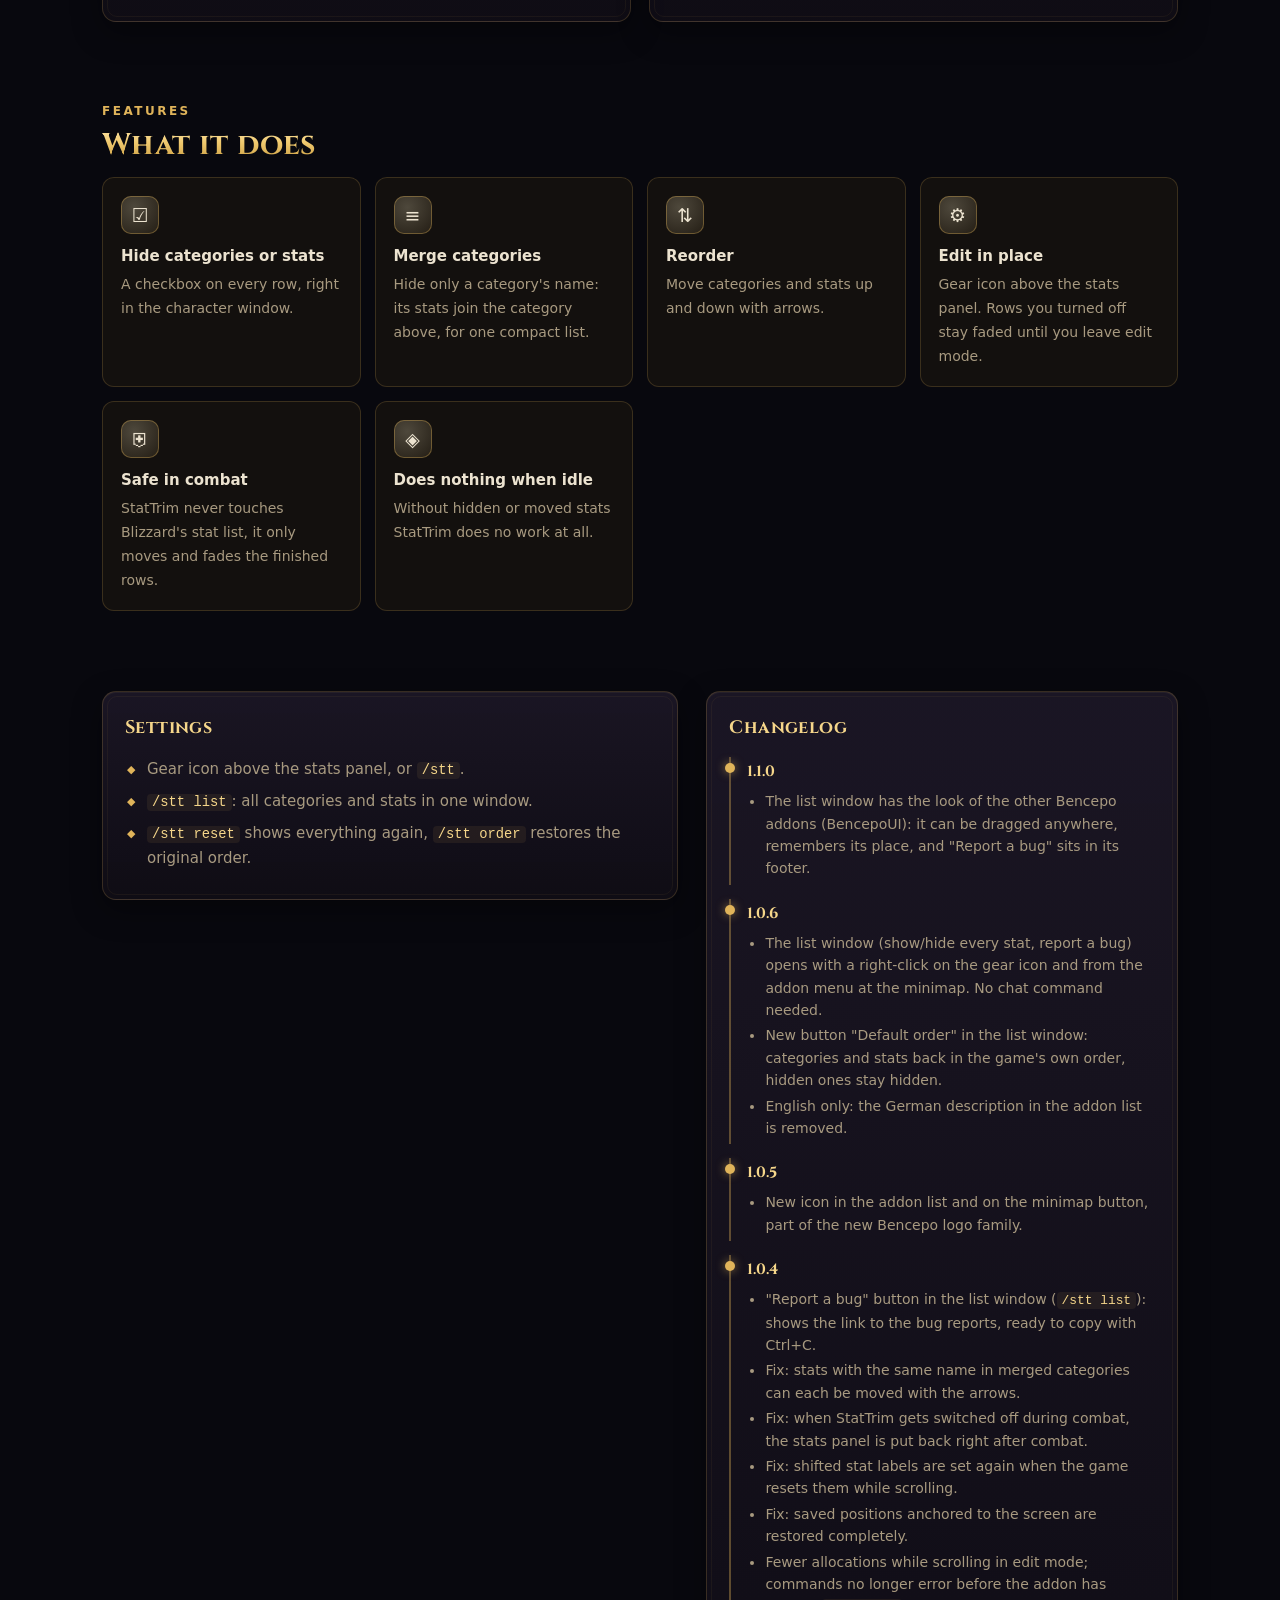
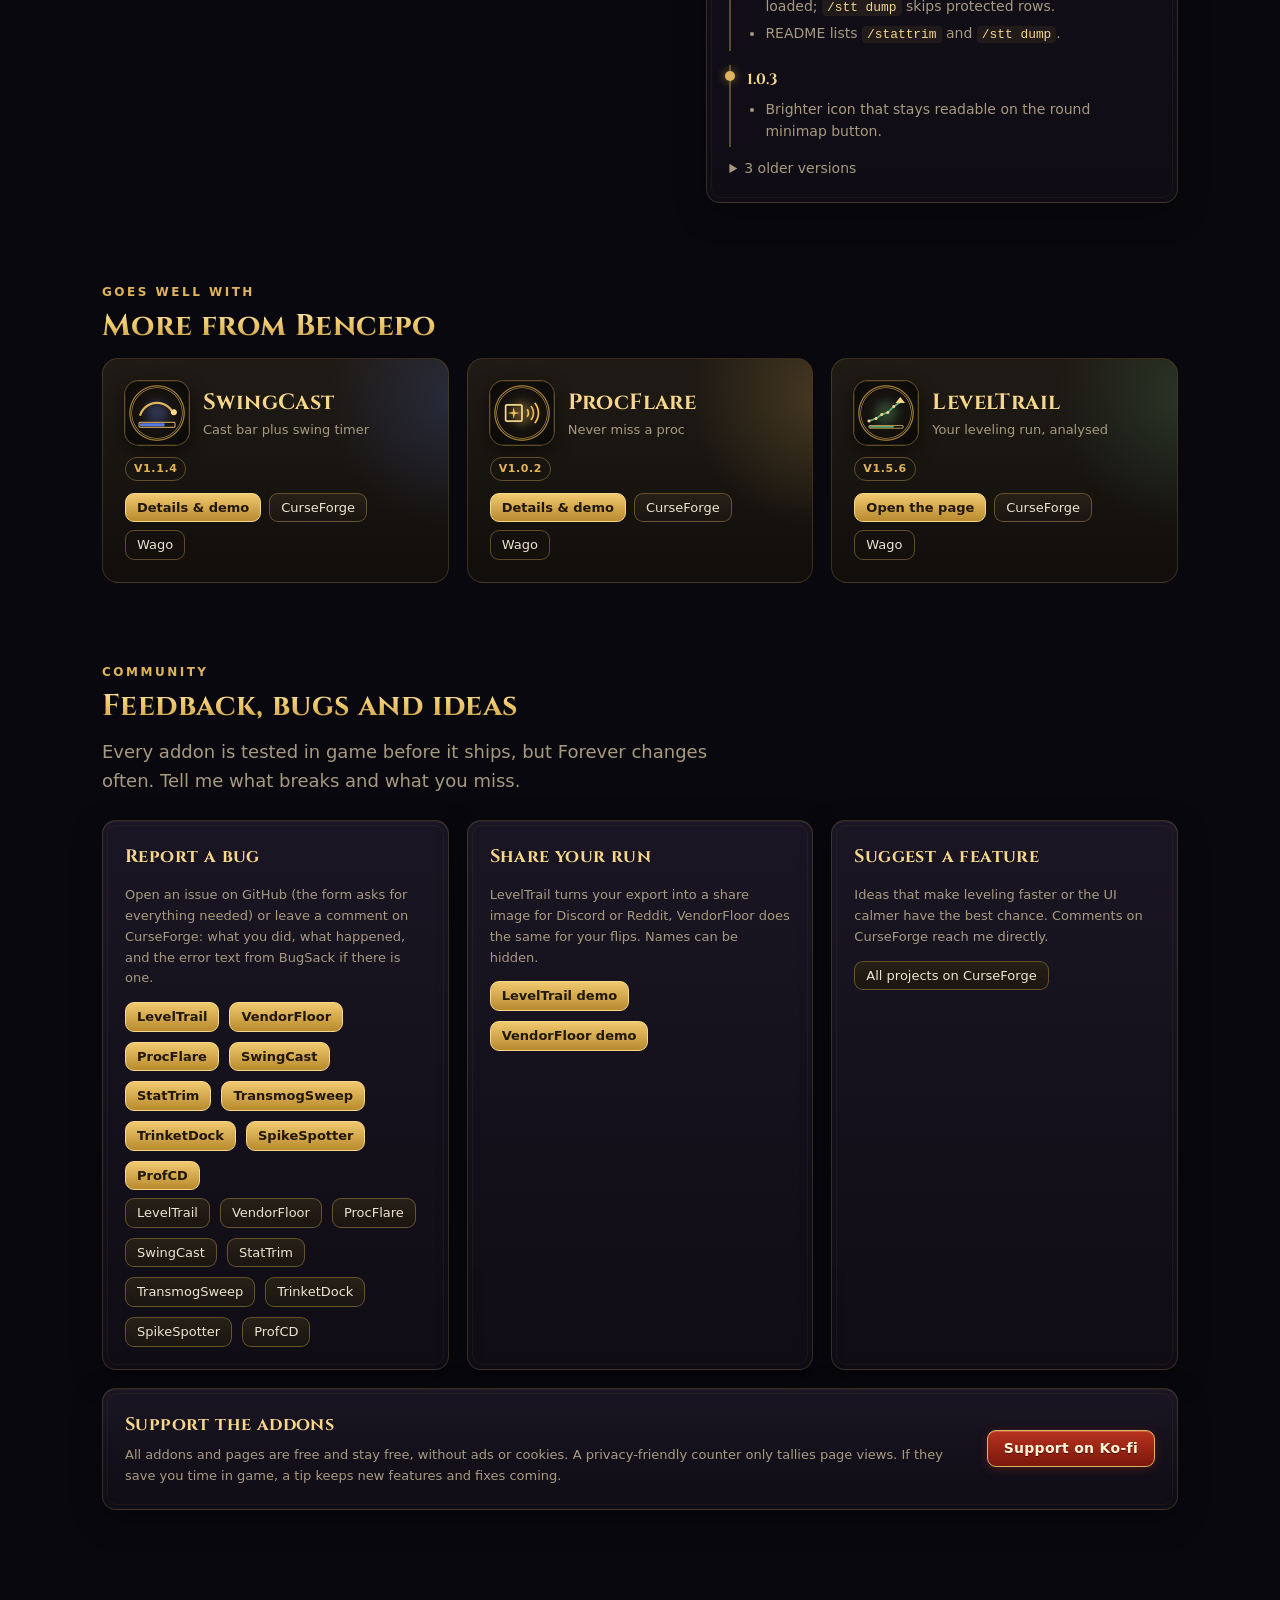
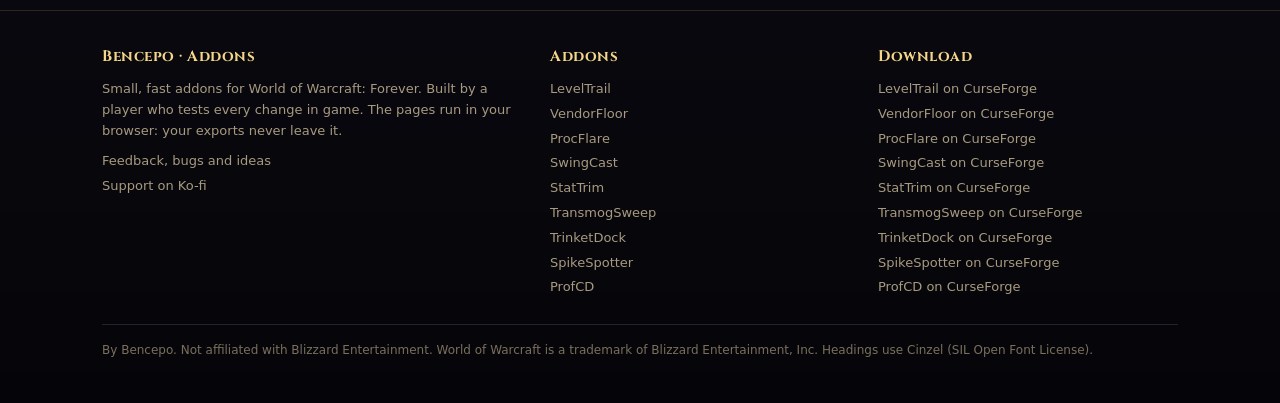
<file: stattrim/index.html>
<!doctype html>
<html lang="en">
<head>
<meta charset="utf-8">
<meta name="viewport" content="width=device-width,initial-scale=1">
<title>StatTrim · A tidy character window · WoW Forever addon</title>
<meta name="description" content="Hide, merge and reorder categories and stats right inside the character window. Edit with checkboxes and arrows, works in combat.">
<meta property="og:title" content="StatTrim · A tidy character window · WoW Forever addon">
<meta property="og:description" content="Hide, merge and reorder categories and stats right inside the character window. Edit with checkboxes and arrows, works in combat.">
<meta property="og:image" content="https://bencepo.github.io/assets/icons/stattrim-256.png">
<meta name="theme-color" content="#0b0a09">
<link rel="icon" type="image/png" href="../assets/icons/stattrim-64.png">
<link rel="stylesheet" href="../assets/site.css?v=d9d7bed5">
<style>
.stpanel{background:rgba(0,0,0,.55);border:1px solid #4a3d26;border-radius:6px;padding:6px 8px;font-size:13px}
.stcat{margin:6px 0 2px}
.stcat .h{display:flex;align-items:center;gap:6px;color:#ffd100;font-weight:700;padding:2px 0;border-bottom:1px solid rgba(255,209,0,.15)}
.strow{display:flex;align-items:center;gap:6px;padding:2px 0}
.strow .n{flex:1;color:#e8e2d0}.strow .v{color:#fff;font-variant-numeric:tabular-nums}
.stctl{display:none;gap:2px}.edit .stctl{display:inline-flex}
.stctl button{padding:0 5px;font-size:11px;border-radius:4px;line-height:16px}
.off{opacity:.35}.gone{display:none}
.edit .gone{display:flex;opacity:.35}
.stcat.gone{display:none}.edit .stcat.gone{display:block;opacity:.35}
.hidenm>.h .t{display:none}.edit .hidenm>.h .t{display:inline;opacity:.4}
</style>
</head>
<body>
<!--@header--><header class="top"><div class="wrap">
  <a class="brand" href="../"><img src="../assets/icons/bencepo-64.png" alt=""><span class="bt">Bencepo<b>·</b>Addons</span></a>
  <nav class="nav"><a href="../leveltrail/"><img src="../assets/icons/leveltrail-64.png" alt=""><span>LevelTrail</span></a><a href="../vendorfloor/"><img src="../assets/icons/vendorfloor-64.png" alt=""><span>VendorFloor</span></a><a href="../procflare/"><img src="../assets/icons/procflare-64.png" alt=""><span>ProcFlare</span></a><a href="../swingcast/"><img src="../assets/icons/swingcast-64.png" alt=""><span>SwingCast</span></a><a href="../stattrim/" class=on><img src="../assets/icons/stattrim-64.png" alt=""><span>StatTrim</span></a><a href="../transmogsweep/"><img src="../assets/icons/transmogsweep-64.png" alt=""><span>TransmogSweep</span></a><a href="../trinketdock/"><img src="../assets/icons/trinketdock-64.png" alt=""><span>TrinketDock</span></a><a href="../spikespotter/"><img src="../assets/icons/spikespotter-64.png" alt=""><span>SpikeSpotter</span></a><a href="../profcd/"><img src="../assets/icons/profcd-64.png" alt=""><span>ProfCD</span></a></nav>
  <div class="spacer"></div>
  <a class="btn sm" href="../#import">Import export</a>
</div></header><!--/@header-->
<main>
<div class="wrap">
  <section class="hero addonhero">
    <img class="heroicon" src="../assets/icons/stattrim-256.png" alt="StatTrim">
    <div>
      <div class="eyebrow">A tidy character window · v1.1.0</div>
      <h1 class="goldtext">StatTrim</h1>
      <p class="lead">Hide, merge and reorder categories and stats right inside the character window. Edit with checkboxes and arrows, works in combat.</p>
      <div class="ctas"><a class="btn primary" href="https://www.curseforge.com/wow/addons/stattrim" target="_blank" rel="noopener">Download on CurseForge</a><a class="btn" href="https://addons.wago.io/addons/stattrim" target="_blank" rel="noopener">Wago</a><a class="btn ghost" href="#demo">Try the live demo</a></div>
    </div>
  </section>

  <section class="section" id="demo">
    <div class="eyebrow">Live demo</div>
    <h2 class="goldtext">See it in action</h2>
    <p class="lead">A recreation in your browser, close to what you see in game.</p>
    
<div class="grid2">
  <div class="panel" style="padding:18px">
    <div class="row" style="justify-content:space-between;margin-bottom:10px"><b class="display" style="color:var(--gold2)">Character Stats</b>
      <button class="sm" id="stEdit" title="Edit mode">⚙ Edit</button></div>
    <div class="stpanel" id="stPanel"></div>
    <div class="small" style="margin-top:10px" id="stHint">Click the gear to enter edit mode, like in game.</div>
  </div>
  <div class="panel" style="padding:18px">
    <h2>Recorded in game</h2>
    <img src="../media/stattrim/demo.gif" alt="StatTrim demo in WoW Forever" loading="lazy" style="width:100%;border-radius:10px;border:1px solid var(--line)">
  </div>
</div>
  </section>

  <section class="section" id="features">
    <div class="eyebrow">Features</div>
    <h2 class="goldtext">What it does</h2>
    <div class="features"><div class="feat reveal"><div class="fi">☑</div><b>Hide categories or stats</b><span>A checkbox on every row, right in the character window.</span></div><div class="feat reveal"><div class="fi">≡</div><b>Merge categories</b><span>Hide only a category&#x27;s name: its stats join the category above, for one compact list.</span></div><div class="feat reveal"><div class="fi">⇅</div><b>Reorder</b><span>Move categories and stats up and down with arrows.</span></div><div class="feat reveal"><div class="fi">⚙</div><b>Edit in place</b><span>Gear icon above the stats panel. Rows you turned off stay faded until you leave edit mode.</span></div><div class="feat reveal"><div class="fi">⛨</div><b>Safe in combat</b><span>StatTrim never touches Blizzard&#x27;s stat list, it only moves and fades the finished rows.</span></div><div class="feat reveal"><div class="fi">◈</div><b>Does nothing when idle</b><span>Without hidden or moved stats StatTrim does no work at all.</span></div></div>
  </section>

  

  <section class="section">
    <div class="split">
      <div class="panel reveal"><h2>Settings</h2><ul class="ticks" style="list-style:none;padding:0;margin:0;color:var(--muted)"><li style="padding-left:22px;position:relative;margin:7px 0"><span style="position:absolute;left:2px;color:var(--gold);font-size:11px;top:4px">◆</span>Gear icon above the stats panel, or <code>/stt</code>.</li><li style="padding-left:22px;position:relative;margin:7px 0"><span style="position:absolute;left:2px;color:var(--gold);font-size:11px;top:4px">◆</span><code>/stt list</code>: all categories and stats in one window.</li><li style="padding-left:22px;position:relative;margin:7px 0"><span style="position:absolute;left:2px;color:var(--gold);font-size:11px;top:4px">◆</span><code>/stt reset</code> shows everything again, <code>/stt order</code> restores the original order.</li></ul></div>
      <div class="panel reveal" id="changelog"><h2>Changelog</h2><!--@changelog--><div class="changelog"><div class="cl"><b>1.1.0</b><ul><li>The list window has the look of the other Bencepo addons (BencepoUI): it can be dragged anywhere, remembers its place, and &quot;Report a bug&quot; sits in its footer.</li></ul></div><div class="cl"><b>1.0.6</b><ul><li>The list window (show/hide every stat, report a bug) opens with a right-click on the gear icon and from the addon menu at the minimap. No chat command needed.</li><li>New button &quot;Default order&quot; in the list window: categories and stats back in the game&#x27;s own order, hidden ones stay hidden.</li><li>English only: the German description in the addon list is removed.</li></ul></div><div class="cl"><b>1.0.5</b><ul><li>New icon in the addon list and on the minimap button, part of the new Bencepo logo family.</li></ul></div><div class="cl"><b>1.0.4</b><ul><li>&quot;Report a bug&quot; button in the list window (<code>/stt list</code>): shows the link to the bug reports, ready to copy with Ctrl+C.</li><li>Fix: stats with the same name in merged categories can each be moved with the arrows.</li><li>Fix: when StatTrim gets switched off during combat, the stats panel is put back right after combat.</li><li>Fix: shifted stat labels are set again when the game resets them while scrolling.</li><li>Fix: saved positions anchored to the screen are restored completely.</li><li>Fewer allocations while scrolling in edit mode; commands no longer error before the addon has loaded; <code>/stt dump</code> skips protected rows.</li><li>README lists <code>/stattrim</code> and <code>/stt dump</code>.</li></ul></div><div class="cl"><b>1.0.3</b><ul><li>Brighter icon that stays readable on the round minimap button.</li></ul></div></div><details><summary>3 older versions</summary><div class="changelog" style="margin-top:12px"><div class="cl"><b>1.0.2</b><ul><li>New icon: gilded stat bars, one cut away, for the minimap button and the addon list.</li></ul></div><div class="cl"><b>1.0.1</b><ul><li>The stats panel is only laid out again when the game changed it, not ten times a second while the character window is open. Without any hidden or moved stats StatTrim does nothing at all.</li><li>An error during the layout no longer stops StatTrim until a /reload.</li></ul></div><div class="cl"><b>1.0.0</b><ul><li>Hide whole categories or single stats in the character window&#x27;s stats panel.</li><li>Hide only a category&#x27;s name: its stats join the category above.</li><li>Reorder categories and stats with arrows.</li><li>Edit mode right in the window: gear icon above the stats panel (or /stt) shows a checkbox and arrows on every row.</li><li>Works in combat without errors: StatTrim never touches Blizzard&#x27;s stat list, it only moves and fades the finished rows.</li><li>/stt list: all categories and stats in one window. /stt reset shows everything again, /stt order restores the original order.</li></ul></div></div></details><!--/@changelog--></div>
    </div>
  </section>

  <section class="section">
    <div class="eyebrow">Goes well with</div>
    <h2 class="goldtext">More from Bencepo</h2>
    <div class="addons"><div class="acard reveal" style="--glow:rgba(90,120,230,.32)">
  <div class="head"><img src="../assets/icons/swingcast-128.png" alt=""><div><h3>SwingCast</h3><div class="small">Cast bar plus swing timer</div></div></div>
  
  <div class="meta"><span class="tag">v1.1.4</span></div>
  <div class="links"><a class="btn gold sm" href="../swingcast/">Details & demo</a><a class="btn sm" href="https://www.curseforge.com/wow/addons/swingcast" target="_blank" rel="noopener">CurseForge</a><a class="btn sm ghost" href="https://addons.wago.io/addons/swingcast" target="_blank" rel="noopener">Wago</a></div>
</div><div class="acard reveal" style="--glow:rgba(240,190,90,.32)">
  <div class="head"><img src="../assets/icons/procflare-128.png" alt=""><div><h3>ProcFlare</h3><div class="small">Never miss a proc</div></div></div>
  
  <div class="meta"><span class="tag">v1.0.2</span></div>
  <div class="links"><a class="btn gold sm" href="../procflare/">Details & demo</a><a class="btn sm" href="https://www.curseforge.com/wow/addons/procflare" target="_blank" rel="noopener">CurseForge</a><a class="btn sm ghost" href="https://addons.wago.io/addons/procflare" target="_blank" rel="noopener">Wago</a></div>
</div><div class="acard reveal" style="--glow:rgba(95,176,122,.30)">
  <div class="head"><img src="../assets/icons/leveltrail-128.png" alt=""><div><h3>LevelTrail</h3><div class="small">Your leveling run, analysed</div></div></div>
  
  <div class="meta"><span class="tag">v1.5.6</span></div>
  <div class="links"><a class="btn gold sm" href="../leveltrail/">Open the page</a><a class="btn sm" href="https://www.curseforge.com/wow/addons/leveltrail" target="_blank" rel="noopener">CurseForge</a><a class="btn sm ghost" href="https://addons.wago.io/addons/leveltrail" target="_blank" rel="noopener">Wago</a></div>
</div></div>
  </section>

  <section class="section" id="community">
  <div class="eyebrow">Community</div>
  <h2 class="goldtext">Feedback, bugs and ideas</h2>
  <p class="lead">Every addon is tested in game before it ships, but Forever changes often. Tell me what breaks and what you miss.</p>
  <div class="grid3">
    <div class="panel reveal"><h2>Report a bug</h2><p class="small">Open an issue on GitHub (the form asks for everything needed) or leave a comment on CurseForge: what you did, what happened, and the error text from BugSack if there is one.</p>
      <div class="row" style="margin-bottom:8px"><a class="btn sm gold" href="https://github.com/Bencepo/LevelTrail/issues/new/choose" target="_blank" rel="noopener">LevelTrail</a><a class="btn sm gold" href="https://github.com/Bencepo/VendorFloor/issues/new/choose" target="_blank" rel="noopener">VendorFloor</a><a class="btn sm gold" href="https://github.com/Bencepo/ProcFlare/issues/new/choose" target="_blank" rel="noopener">ProcFlare</a><a class="btn sm gold" href="https://github.com/Bencepo/SwingCast/issues/new/choose" target="_blank" rel="noopener">SwingCast</a><a class="btn sm gold" href="https://github.com/Bencepo/StatTrim/issues/new/choose" target="_blank" rel="noopener">StatTrim</a><a class="btn sm gold" href="https://github.com/Bencepo/TransmogSweep/issues/new/choose" target="_blank" rel="noopener">TransmogSweep</a><a class="btn sm gold" href="https://github.com/Bencepo/TrinketDock/issues/new/choose" target="_blank" rel="noopener">TrinketDock</a><a class="btn sm gold" href="https://github.com/Bencepo/SpikeSpotter/issues/new/choose" target="_blank" rel="noopener">SpikeSpotter</a><a class="btn sm gold" href="https://github.com/Bencepo/ProfCD/issues/new/choose" target="_blank" rel="noopener">ProfCD</a></div>
      <div class="row"><a class="btn sm" href="https://www.curseforge.com/wow/addons/leveltrail#comments" target="_blank" rel="noopener">LevelTrail</a><a class="btn sm" href="https://www.curseforge.com/wow/addons/vendorfloor#comments" target="_blank" rel="noopener">VendorFloor</a><a class="btn sm" href="https://www.curseforge.com/wow/addons/procflare#comments" target="_blank" rel="noopener">ProcFlare</a><a class="btn sm" href="https://www.curseforge.com/wow/addons/swingcast#comments" target="_blank" rel="noopener">SwingCast</a><a class="btn sm" href="https://www.curseforge.com/wow/addons/stattrim#comments" target="_blank" rel="noopener">StatTrim</a><a class="btn sm" href="https://www.curseforge.com/wow/addons/transmogsweep#comments" target="_blank" rel="noopener">TransmogSweep</a><a class="btn sm" href="https://www.curseforge.com/wow/addons/trinketdock#comments" target="_blank" rel="noopener">TrinketDock</a><a class="btn sm" href="https://www.curseforge.com/wow/addons/spikespotter#comments" target="_blank" rel="noopener">SpikeSpotter</a><a class="btn sm" href="https://www.curseforge.com/wow/addons/profcd#comments" target="_blank" rel="noopener">ProfCD</a></div></div>
    <div class="panel reveal"><h2>Share your run</h2><p class="small">LevelTrail turns your export into a share image for Discord or Reddit, VendorFloor does the same for your flips. Names can be hidden.</p>
      <div class="row"><a class="btn sm gold" href="../leveltrail/#demo">LevelTrail demo</a><a class="btn sm gold" href="../vendorfloor/#demo">VendorFloor demo</a></div></div>
    <div class="panel reveal"><h2>Suggest a feature</h2><p class="small">Ideas that make leveling faster or the UI calmer have the best chance. Comments on CurseForge reach me directly.</p>
      <div class="row"><a class="btn sm" href="https://www.curseforge.com/members/bencepo/projects" target="_blank" rel="noopener">All projects on CurseForge</a></div></div>
  </div>
  <div class="panel support reveal" style="margin-top:18px;display:flex;gap:22px;align-items:center;flex-wrap:wrap">
    <div style="flex:1;min-width:260px"><h2 style="margin-bottom:6px">Support the addons</h2><p class="small" style="margin:0">All addons and pages are free and stay free, without ads or cookies. A privacy-friendly counter only tallies page views. If they save you time in game, a tip keeps new features and fixes coming.</p></div>
    <a class="btn primary" href="https://ko-fi.com/bencepo" target="_blank" rel="noopener">Support on Ko-fi</a>
  </div>
</section>
</div>
</main>
<!--@footer--><footer class="site"><div class="wrap">
  <div class="cols">
    <div><h4>Bencepo · Addons</h4><p style="margin:0 0 10px">Small, fast addons for World of Warcraft: Forever. Built by a player who tests every change in game. The pages run in your browser: your exports never leave it.</p>
      <a href="../#community">Feedback, bugs and ideas</a><a href="https://ko-fi.com/bencepo" target="_blank" rel="noopener">Support on Ko-fi</a></div>
    <div><h4>Addons</h4><a href="../leveltrail/">LevelTrail</a><a href="../vendorfloor/">VendorFloor</a><a href="../procflare/">ProcFlare</a><a href="../swingcast/">SwingCast</a><a href="../stattrim/">StatTrim</a><a href="../transmogsweep/">TransmogSweep</a><a href="../trinketdock/">TrinketDock</a><a href="../spikespotter/">SpikeSpotter</a><a href="../profcd/">ProfCD</a></div>
    <div><h4>Download</h4><a href="https://www.curseforge.com/wow/addons/leveltrail" target="_blank" rel="noopener">LevelTrail on CurseForge</a><a href="https://www.curseforge.com/wow/addons/vendorfloor" target="_blank" rel="noopener">VendorFloor on CurseForge</a><a href="https://www.curseforge.com/wow/addons/procflare" target="_blank" rel="noopener">ProcFlare on CurseForge</a><a href="https://www.curseforge.com/wow/addons/swingcast" target="_blank" rel="noopener">SwingCast on CurseForge</a><a href="https://www.curseforge.com/wow/addons/stattrim" target="_blank" rel="noopener">StatTrim on CurseForge</a><a href="https://www.curseforge.com/wow/addons/transmogsweep" target="_blank" rel="noopener">TransmogSweep on CurseForge</a><a href="https://www.curseforge.com/wow/addons/trinketdock" target="_blank" rel="noopener">TrinketDock on CurseForge</a><a href="https://www.curseforge.com/wow/addons/spikespotter" target="_blank" rel="noopener">SpikeSpotter on CurseForge</a><a href="https://www.curseforge.com/wow/addons/profcd" target="_blank" rel="noopener">ProfCD on CurseForge</a></div>
  </div>
  <div class="legal">By Bencepo. Not affiliated with Blizzard Entertainment. World of Warcraft is a trademark of Blizzard Entertainment, Inc. Headings use Cinzel (SIL Open Font License).</div>
</div></footer><!--/@footer-->
<script src="../assets/site.js?v=d9d7bed5"></script>
<script>
(function(){
  const $ = id => document.getElementById(id);
  let edit = false;
  const cats = [
    { n: "Primary Attributes", s: [["Strength","48"],["Agility","112"],["Stamina","97"],["Intellect","61"],["Spirit","66"],["Movement Speed","100%"]] },
    { n: "Melee", s: [["Damage","81-104"],["Speed","2.40"],["Power","388"],["Hit","3.0%"],["Crit","14.2%"]] },
    { n: "Spell", s: [["Bonus Damage","12"],["Bonus Healing","24"],["Hit","0.0%"],["Crit","5.1%"],["Mana Regen","22"]] },
    { n: "Defenses", s: [["Armor","2780"],["Defense","170"],["Dodge","11.4%"],["Parry","0.0%"],["Block","0.0%"]] }
  ].map(c => ({ ...c, on: true, name: true, s: c.s.map(([n, v]) => ({ n, v, on: true })) }));
  function render(){
    const p = $("stPanel"); p.className = "stpanel" + (edit ? " edit" : "");
    p.innerHTML = cats.map((c, ci) => `<div class="stcat ${c.on ? "" : "gone"} ${c.name ? "" : "hidenm"}">
      <div class="h"><span class="stctl"><input type="checkbox" data-c="${ci}" ${c.on ? "checked" : ""} title="Show category"><input type="checkbox" data-cn="${ci}" ${c.name ? "checked" : ""} title="Show the name"></span><span class="t">${c.n}</span><span class="spacer"></span><span class="stctl"><button data-cu="${ci}">▲</button><button data-cd="${ci}">▼</button></span></div>
      ${c.s.map((s, si) => `<div class="strow ${s.on ? "" : "gone"}"><span class="stctl"><input type="checkbox" data-s="${ci}.${si}" ${s.on ? "checked" : ""}></span><span class="n">${s.n}</span><span class="v">${s.v}</span><span class="stctl"><button data-su="${ci}.${si}">▲</button><button data-sd="${ci}.${si}">▼</button></span></div>`).join("")}
    </div>`).join("");
  }
  const mv = (a, i, d) => { const j = i + d; if (j < 0 || j >= a.length) return; [a[i], a[j]] = [a[j], a[i]]; };
  $("stPanel").addEventListener("click", ev => {
    const t = ev.target, d = t.dataset; if (!Object.keys(d).length) return;
    if (d.c) cats[d.c].on = t.checked;
    if (d.cn) cats[d.cn].name = t.checked;
    if (d.s) { const [c, s] = d.s.split(".").map(Number); cats[c].s[s].on = t.checked; }
    if (d.cu) mv(cats, +d.cu, -1); if (d.cd) mv(cats, +d.cd, 1);
    if (d.su) { const [c, s] = d.su.split(".").map(Number); mv(cats[c].s, s, -1); }
    if (d.sd) { const [c, s] = d.sd.split(".").map(Number); mv(cats[c].s, s, 1); }
    render();
  });
  $("stEdit").onclick = () => { edit = !edit; $("stEdit").classList.toggle("gold", edit);
    $("stHint").textContent = edit ? "Untick what you do not need, move rows with the arrows. Click the gear again to finish." : "Hidden rows are gone. Your panel, your order."; render(); };
  render();
})();
</script>
</body>
</html>
</file>
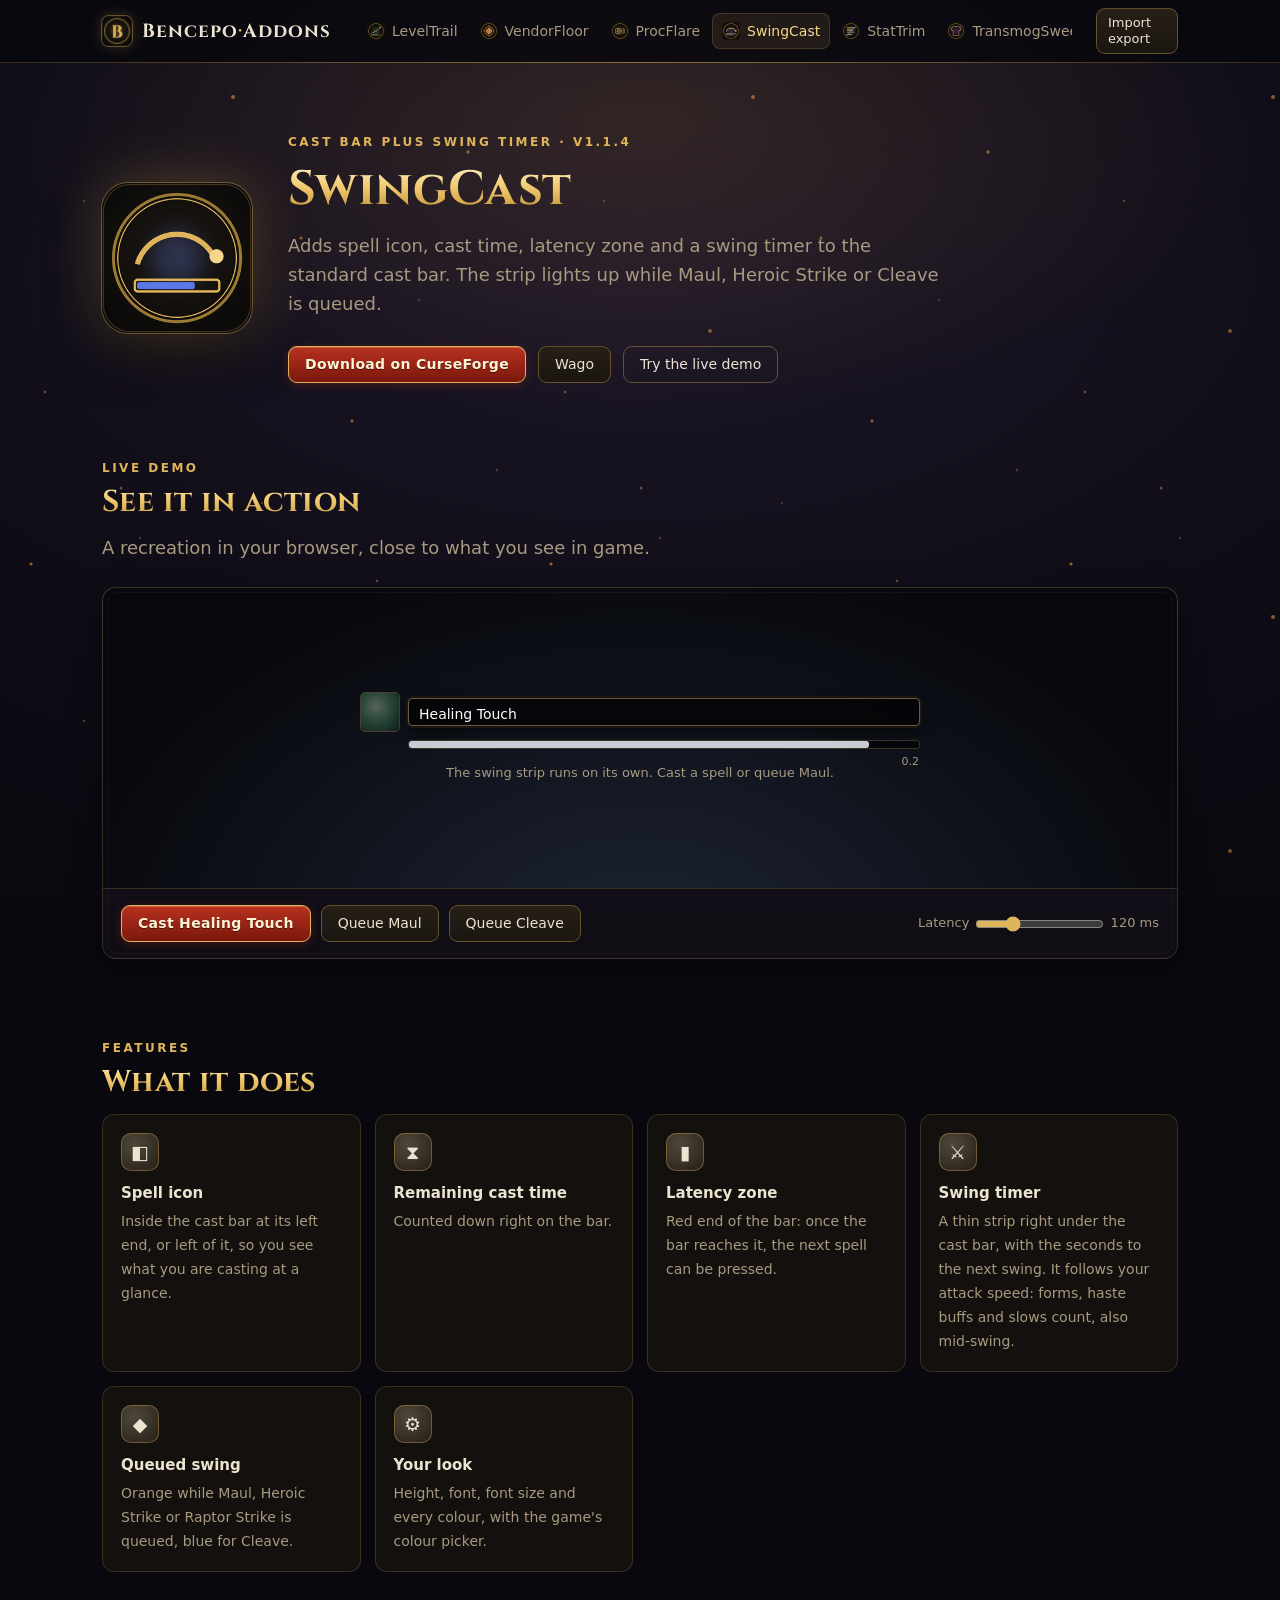
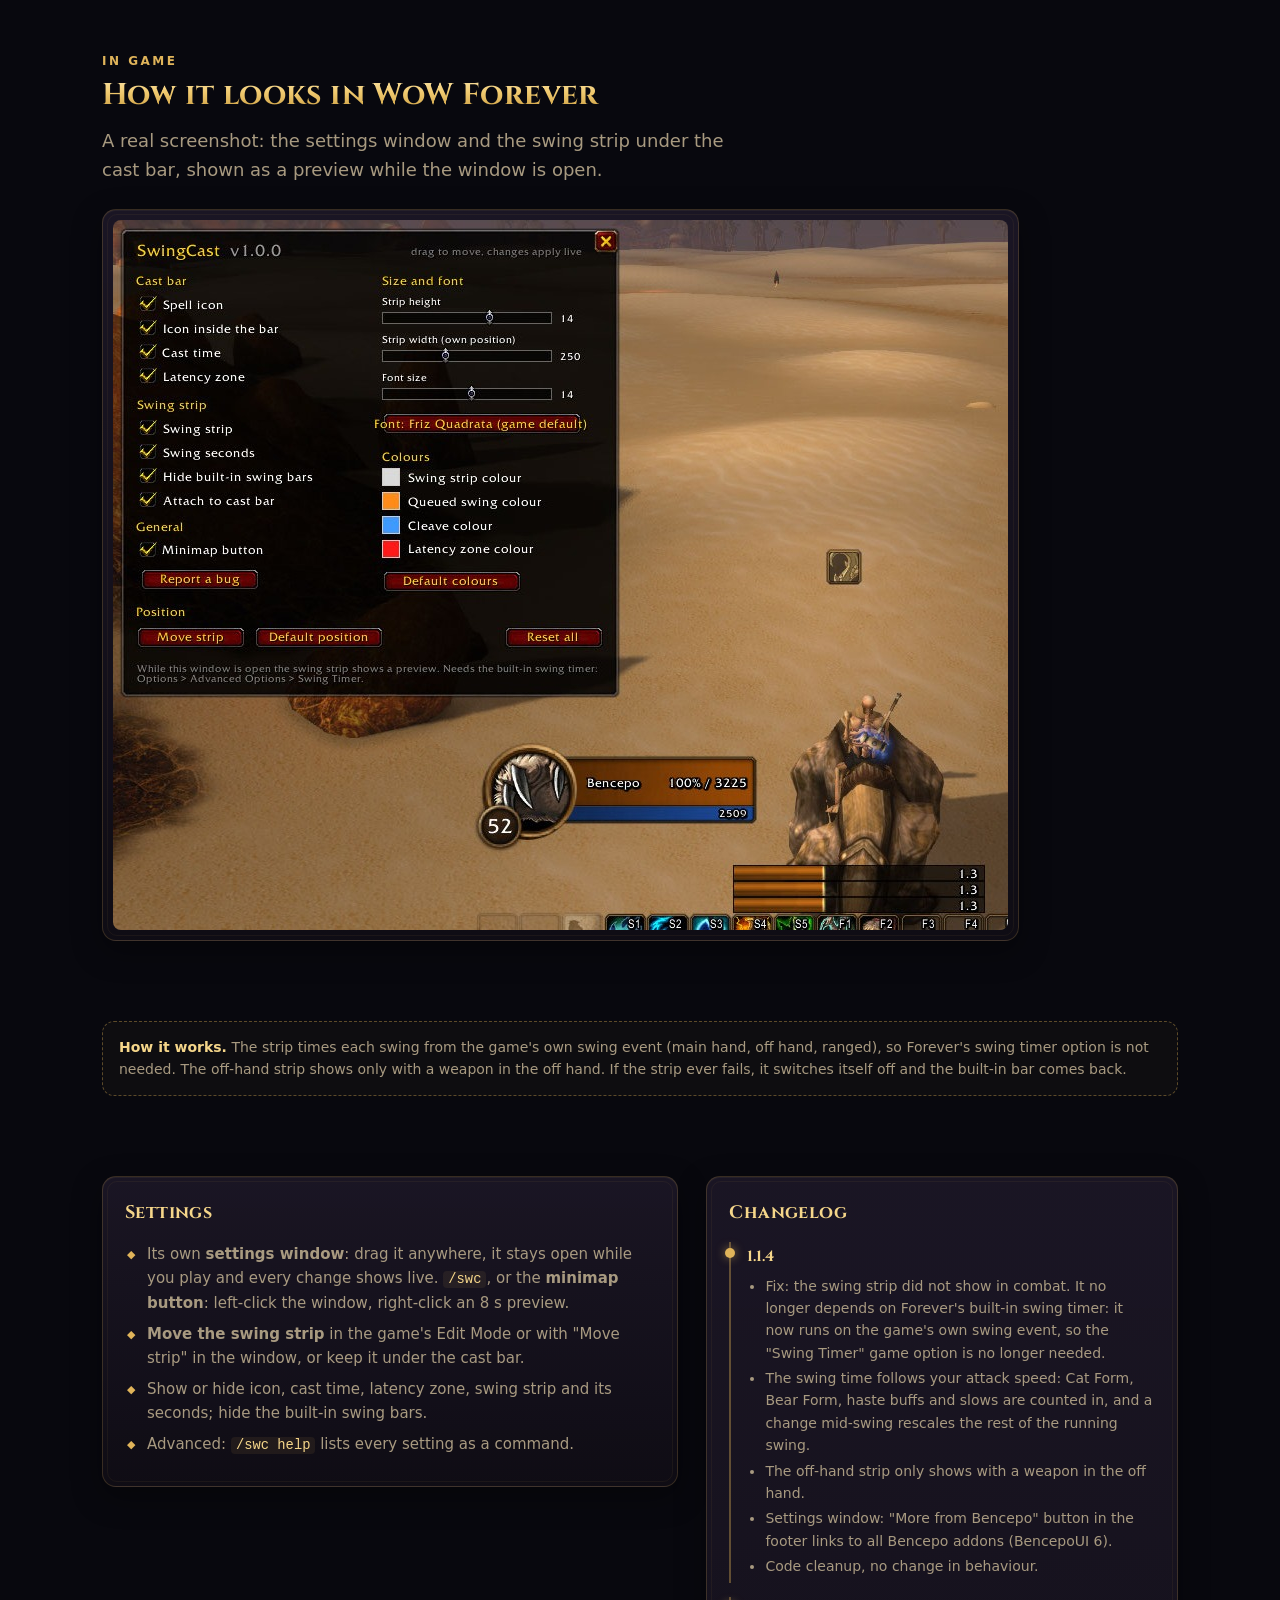
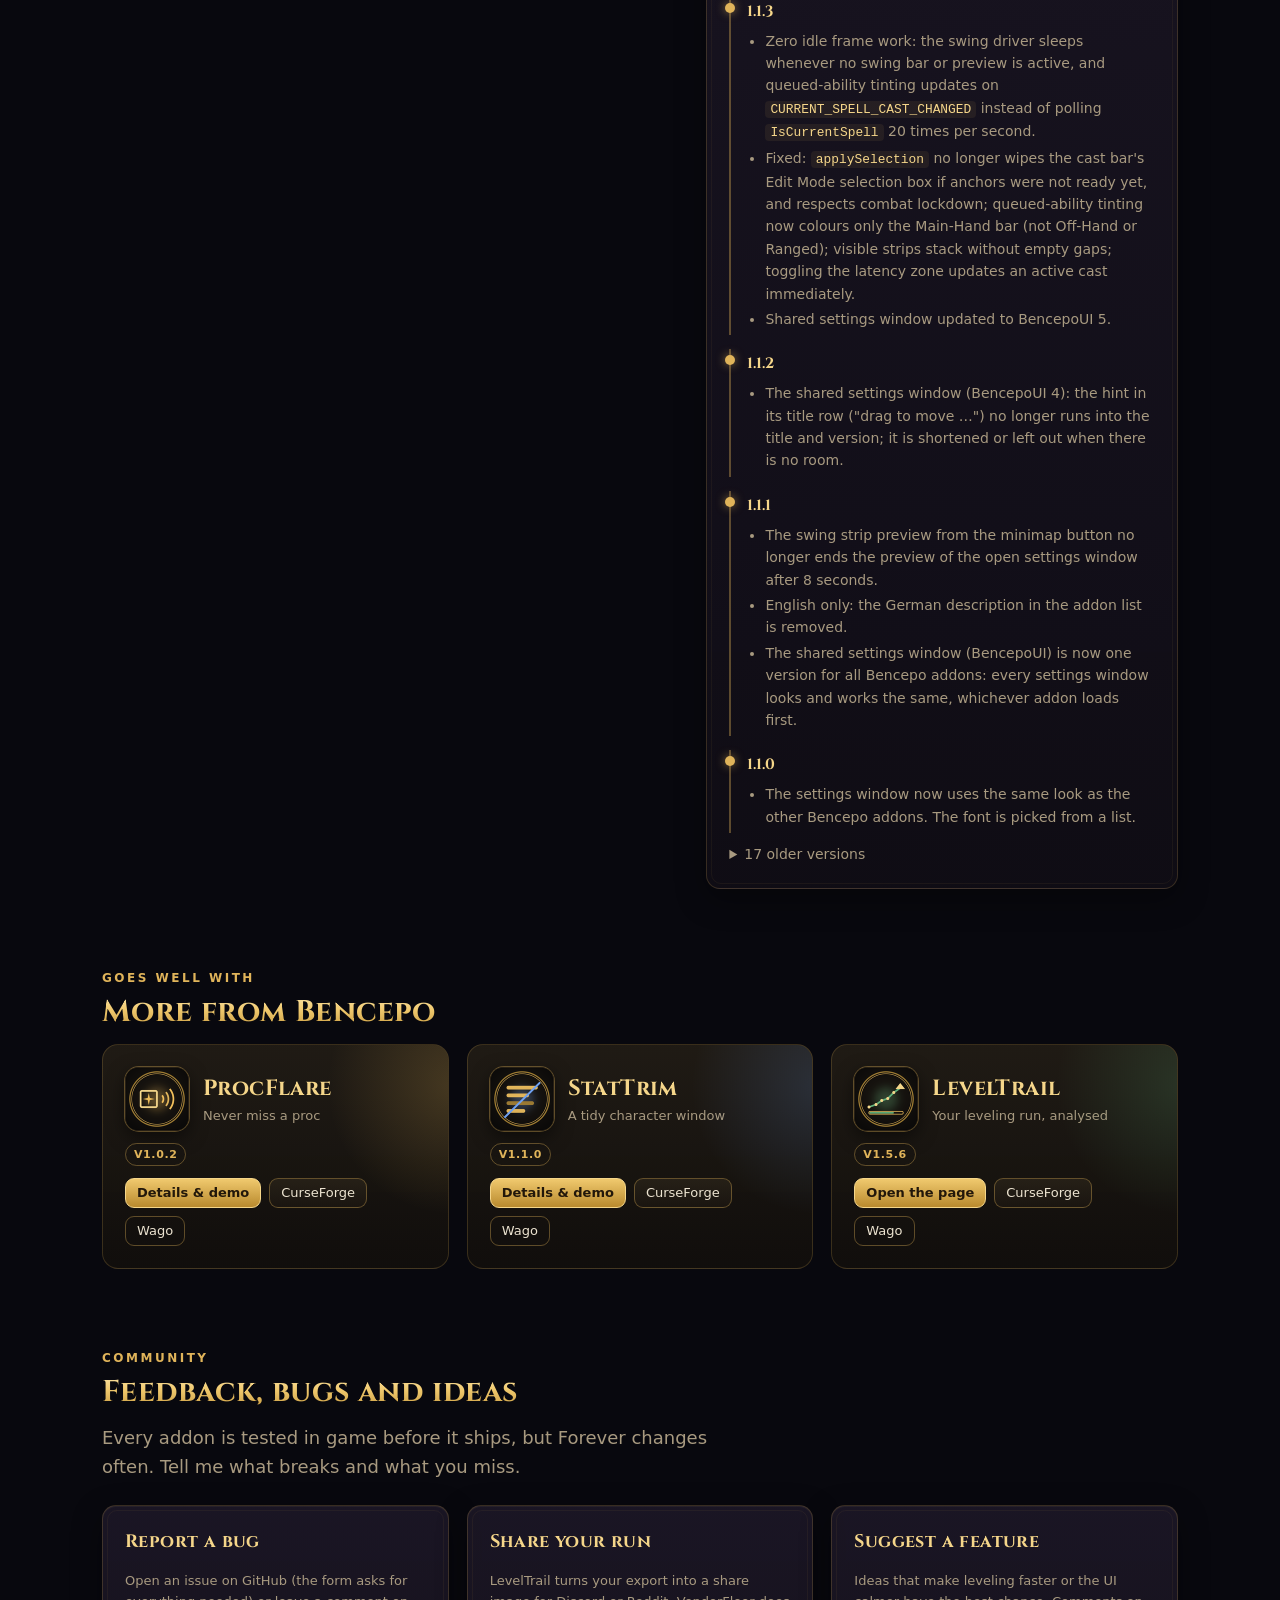
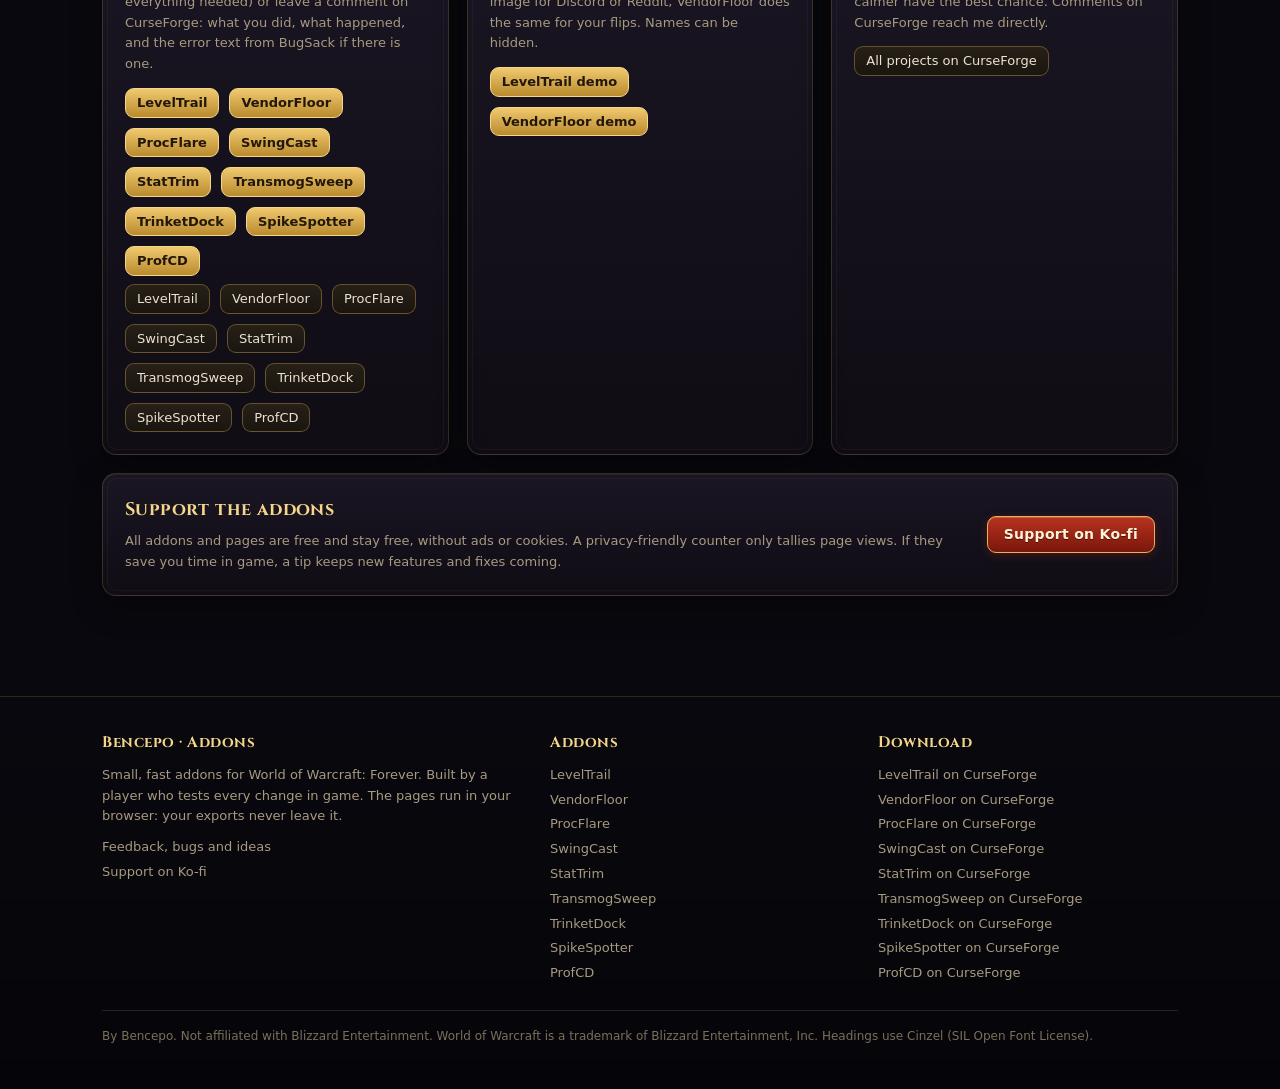
<file: swingcast/index.html>
<!doctype html>
<html lang="en">
<head>
<meta charset="utf-8">
<meta name="viewport" content="width=device-width,initial-scale=1">
<title>SwingCast · Cast bar plus swing timer · WoW Forever addon</title>
<meta name="description" content="Adds spell icon, cast time, latency zone and a swing timer to the standard cast bar. The strip lights up while Maul, Heroic Strike or Cleave is queued.">
<meta property="og:title" content="SwingCast · Cast bar plus swing timer · WoW Forever addon">
<meta property="og:description" content="Adds spell icon, cast time, latency zone and a swing timer to the standard cast bar. The strip lights up while Maul, Heroic Strike or Cleave is queued.">
<meta property="og:image" content="https://bencepo.github.io/assets/icons/swingcast-256.png">
<meta name="theme-color" content="#0b0a09">
<link rel="icon" type="image/png" href="../assets/icons/swingcast-64.png">
<link rel="stylesheet" href="../assets/site.css?v=d9d7bed5">
<style>
.scstage{height:300px;display:grid;place-items:center;background:radial-gradient(ellipse at 50% 120%,#1d2433 0%,#0d1018 55%,#07080b 80%)}
.scwrap{width:min(560px,88%)}
.scbar{display:flex;gap:8px;align-items:center}
.scicon{flex:none;width:40px;height:40px;border-radius:5px;border:1px solid #b89a5a;background:radial-gradient(circle at 40% 35%,#e5ffd4,#5fb07a 45%,#163a20);opacity:.35;transition:opacity .2s}
.scicon.on{opacity:1;box-shadow:0 0 12px rgba(95,176,122,.6)}
.sccast{position:relative;flex:1;height:28px;border-radius:4px;background:rgba(0,0,0,.65);border:1px solid #6b5a3a;box-shadow:0 0 0 2px #1a1510,0 6px 16px rgba(0,0,0,.6);overflow:hidden}
.scfill{position:absolute;left:0;top:0;bottom:0;width:0;background:linear-gradient(#ffe08a,#e0a83a 55%,#a7731e)}
.sclat{position:absolute;right:0;top:0;bottom:0;width:10%;background:rgba(220,60,40,.55);opacity:0}
.scname{position:absolute;left:10px;top:4px;font-size:14px;color:#fff;text-shadow:0 1px 2px #000}
.sctime{position:absolute;right:10px;top:4px;font-size:14px;color:#fff;text-shadow:0 1px 2px #000;font-variant-numeric:tabular-nums}
.scswing{position:relative;margin:8px 0 0 48px;height:9px;border-radius:3px;background:rgba(0,0,0,.6);border:1px solid #3a3226;overflow:visible}
.scsfill{position:absolute;left:0;top:0;bottom:0;width:0;border-radius:3px;background:#c9ced6}
.scswing span{position:absolute;right:0;top:12px;font-size:11px;color:var(--muted);font-variant-numeric:tabular-nums}
</style>
</head>
<body>
<!--@header--><header class="top"><div class="wrap">
  <a class="brand" href="../"><img src="../assets/icons/bencepo-64.png" alt=""><span class="bt">Bencepo<b>·</b>Addons</span></a>
  <nav class="nav"><a href="../leveltrail/"><img src="../assets/icons/leveltrail-64.png" alt=""><span>LevelTrail</span></a><a href="../vendorfloor/"><img src="../assets/icons/vendorfloor-64.png" alt=""><span>VendorFloor</span></a><a href="../procflare/"><img src="../assets/icons/procflare-64.png" alt=""><span>ProcFlare</span></a><a href="../swingcast/" class=on><img src="../assets/icons/swingcast-64.png" alt=""><span>SwingCast</span></a><a href="../stattrim/"><img src="../assets/icons/stattrim-64.png" alt=""><span>StatTrim</span></a><a href="../transmogsweep/"><img src="../assets/icons/transmogsweep-64.png" alt=""><span>TransmogSweep</span></a><a href="../trinketdock/"><img src="../assets/icons/trinketdock-64.png" alt=""><span>TrinketDock</span></a><a href="../spikespotter/"><img src="../assets/icons/spikespotter-64.png" alt=""><span>SpikeSpotter</span></a><a href="../profcd/"><img src="../assets/icons/profcd-64.png" alt=""><span>ProfCD</span></a></nav>
  <div class="spacer"></div>
  <a class="btn sm" href="../#import">Import export</a>
</div></header><!--/@header-->
<main>
<div class="wrap">
  <section class="hero addonhero">
    <img class="heroicon" src="../assets/icons/swingcast-256.png" alt="SwingCast">
    <div>
      <div class="eyebrow">Cast bar plus swing timer · v1.1.4</div>
      <h1 class="goldtext">SwingCast</h1>
      <p class="lead">Adds spell icon, cast time, latency zone and a swing timer to the standard cast bar. The strip lights up while Maul, Heroic Strike or Cleave is queued.</p>
      <div class="ctas"><a class="btn primary" href="https://www.curseforge.com/wow/addons/swingcast" target="_blank" rel="noopener">Download on CurseForge</a><a class="btn" href="https://addons.wago.io/addons/swingcast" target="_blank" rel="noopener">Wago</a><a class="btn ghost" href="#demo">Try the live demo</a></div>
    </div>
  </section>

  <section class="section" id="demo">
    <div class="eyebrow">Live demo</div>
    <h2 class="goldtext">See it in action</h2>
    <p class="lead">A recreation in your browser, close to what you see in game.</p>
    
<div class="panel" style="padding:0;overflow:hidden">
  <div class="scstage">
    <div class="scwrap">
      <div class="scbar">
        <div class="scicon" id="scIcon"></div>
        <div class="sccast"><div class="scfill" id="scFill"></div><div class="sclat" id="scLat"></div><span class="scname" id="scName">Healing Touch</span><span class="sctime" id="scTime"></span></div>
      </div>
      <div class="scswing"><div class="scsfill" id="scSwing"></div><span id="scSwingT">2.4</span></div>
      <div class="small" style="text-align:center;margin-top:14px" id="scHint">The swing strip runs on its own. Cast a spell or queue Maul.</div>
    </div>
  </div>
  <div class="row" style="padding:16px 18px;border-top:1px solid var(--line)">
    <button class="primary" id="scCast">Cast Healing Touch</button>
    <button id="scMaul">Queue Maul</button>
    <button id="scCleave">Queue Cleave</button>
    <div class="spacer"></div>
    <label class="small">Latency <input type="range" id="scPing" min="20" max="400" value="120" style="vertical-align:middle"> <span id="scPingV">120 ms</span></label>
  </div>
</div>
  </section>

  <section class="section" id="features">
    <div class="eyebrow">Features</div>
    <h2 class="goldtext">What it does</h2>
    <div class="features"><div class="feat reveal"><div class="fi">◧</div><b>Spell icon</b><span>Inside the cast bar at its left end, or left of it, so you see what you are casting at a glance.</span></div><div class="feat reveal"><div class="fi">⧗</div><b>Remaining cast time</b><span>Counted down right on the bar.</span></div><div class="feat reveal"><div class="fi">▮</div><b>Latency zone</b><span>Red end of the bar: once the bar reaches it, the next spell can be pressed.</span></div><div class="feat reveal"><div class="fi">⚔</div><b>Swing timer</b><span>A thin strip right under the cast bar, with the seconds to the next swing. It follows your attack speed: forms, haste buffs and slows count, also mid-swing.</span></div><div class="feat reveal"><div class="fi">◆</div><b>Queued swing</b><span>Orange while Maul, Heroic Strike or Raptor Strike is queued, blue for Cleave.</span></div><div class="feat reveal"><div class="fi">⚙</div><b>Your look</b><span>Height, font, font size and every colour, with the game&#x27;s colour picker.</span></div></div>
  </section>

  <section class="section" id="ingame">
    <div class="eyebrow">In game</div>
    <h2 class="goldtext">How it looks in WoW Forever</h2>
    <p class="lead">A real screenshot: the settings window and the swing strip under the cast bar, shown as a preview while the window is open.</p>
    <div class="panel reveal" style="padding:10px;max-width:917px"><img src="../media/swingcast/ingame.jpg" alt="SwingCast in WoW Forever" loading="lazy" style="width:100%;display:block;border-radius:8px"></div>
  </section><section class="section"><div class="note"><b style="color:var(--gold2)">How it works.</b> The strip times each swing from the game's own swing event (main hand, off hand, ranged), so Forever's swing timer option is not needed. The off-hand strip shows only with a weapon in the off hand. If the strip ever fails, it switches itself off and the built-in bar comes back.</div></section>

  <section class="section">
    <div class="split">
      <div class="panel reveal"><h2>Settings</h2><ul class="ticks" style="list-style:none;padding:0;margin:0;color:var(--muted)"><li style="padding-left:22px;position:relative;margin:7px 0"><span style="position:absolute;left:2px;color:var(--gold);font-size:11px;top:4px">◆</span>Its own <b>settings window</b>: drag it anywhere, it stays open while you play and every change shows live. <code>/swc</code>, or the <b>minimap button</b>: left-click the window, right-click an 8 s preview.</li><li style="padding-left:22px;position:relative;margin:7px 0"><span style="position:absolute;left:2px;color:var(--gold);font-size:11px;top:4px">◆</span><b>Move the swing strip</b> in the game&#x27;s Edit Mode or with &quot;Move strip&quot; in the window, or keep it under the cast bar.</li><li style="padding-left:22px;position:relative;margin:7px 0"><span style="position:absolute;left:2px;color:var(--gold);font-size:11px;top:4px">◆</span>Show or hide icon, cast time, latency zone, swing strip and its seconds; hide the built-in swing bars.</li><li style="padding-left:22px;position:relative;margin:7px 0"><span style="position:absolute;left:2px;color:var(--gold);font-size:11px;top:4px">◆</span>Advanced: <code>/swc help</code> lists every setting as a command.</li></ul></div>
      <div class="panel reveal" id="changelog"><h2>Changelog</h2><!--@changelog--><div class="changelog"><div class="cl"><b>1.1.4</b><ul><li>Fix: the swing strip did not show in combat. It no longer depends on Forever&#x27;s built-in swing timer: it now runs on the game&#x27;s own swing event, so the &quot;Swing Timer&quot; game option is no longer needed.</li><li>The swing time follows your attack speed: Cat Form, Bear Form, haste buffs and slows are counted in, and a change mid-swing rescales the rest of the running swing.</li><li>The off-hand strip only shows with a weapon in the off hand.</li><li>Settings window: &quot;More from Bencepo&quot; button in the footer links to all Bencepo addons (BencepoUI 6).</li><li>Code cleanup, no change in behaviour.</li></ul></div><div class="cl"><b>1.1.3</b><ul><li>Zero idle frame work: the swing driver sleeps whenever no swing bar or preview is active, and queued-ability tinting updates on <code>CURRENT_SPELL_CAST_CHANGED</code> instead of polling <code>IsCurrentSpell</code> 20 times per second.</li><li>Fixed: <code>applySelection</code> no longer wipes the cast bar&#x27;s Edit Mode selection box if anchors were not ready yet, and respects combat lockdown; queued-ability tinting now colours only the Main-Hand bar (not Off-Hand or Ranged); visible strips stack without empty gaps; toggling the latency zone updates an active cast immediately.</li><li>Shared settings window updated to BencepoUI 5.</li></ul></div><div class="cl"><b>1.1.2</b><ul><li>The shared settings window (BencepoUI 4): the hint in its title row (&quot;drag to move …&quot;) no longer runs into the title and version; it is shortened or left out when there is no room.</li></ul></div><div class="cl"><b>1.1.1</b><ul><li>The swing strip preview from the minimap button no longer ends the preview of the open settings window after 8 seconds.</li><li>English only: the German description in the addon list is removed.</li><li>The shared settings window (BencepoUI) is now one version for all Bencepo addons: every settings window looks and works the same, whichever addon loads first.</li></ul></div><div class="cl"><b>1.1.0</b><ul><li>The settings window now uses the same look as the other Bencepo addons. The font is picked from a list.</li></ul></div></div><details><summary>17 older versions</summary><div class="changelog" style="margin-top:12px"><div class="cl"><b>1.0.0</b><ul><li>New icon in the addon list and on the minimap button, part of the new Bencepo logo family.</li><li>SwingCast is now 1.0: stable after the 0.x releases, nothing else changes.</li></ul></div><div class="cl"><b>0.5.4</b><ul><li>Fix: Lua error at login (&quot;attempt to call a nil value&quot;, line 585) with other addons&#x27; frames loaded, for example the damage meter. The swing strip then stayed without its position. The search for swing bars under other names from 0.5.3 is removed again.</li></ul></div><div class="cl"><b>0.5.3</b><ul><li>Fix: the built-in swing timer showed up again next to SwingCast&#x27;s strip. The game sets its bars visible again on its own (on a swing, after Edit Mode or a loading screen); SwingCast now keeps them hidden on every frame while &quot;Hide built-in swing bars&quot; is on.</li><li>Swing bars the game adds under another name are picked up as well.</li></ul></div><div class="cl"><b>0.5.2</b><ul><li>&quot;Report a bug&quot; button in the window: shows the link to the bug reports, ready to copy with Ctrl+C.</li><li>Fix: the spell icon disappears with the cast instead of staying while the cast bar fades out.</li><li>Fix: <code>/swc reset</code> also puts the window back in its default place.</li><li>Fix: <code>/swc lock</code> says so when the strip is already locked.</li><li>Fix: extra spaces in commands (<code>/swc color  swing</code>) no longer break them.</li></ul></div><div class="cl"><b>0.5.1</b><ul><li>Spell icon inside the cast bar, at its left end and as high as the bar (new default), so it needs no room next to the bar. &quot;Icon inside the bar&quot; off puts it left of the bar as before.</li><li>With the icon left of the bar, Edit Mode&#x27;s box around the cast bar includes the icon&#x27;s room, and Edit Mode shows a placeholder icon, so you see where it lands while placing the bar.</li></ul></div><div class="cl"><b>0.5.0</b><ul><li>Own options window instead of a page in the game&#x27;s options: drag it anywhere, it stays open while you play and every change shows live. <code>/swc</code>, the minimap button or the addon menu open it; the game&#x27;s options only point to it. While it is open the swing strip shows a preview.</li><li>Move the swing strip: in the game&#x27;s Edit Mode it shows up as a blue frame you can drag, like the game&#x27;s own frames. Or &quot;Move strip&quot; in the window (<code>/swc unlock</code>), right-click to lock. Width for the free position, &quot;Default position&quot; puts it back under the cast bar.</li><li>Fix: when another addon hides or replaces the standard cast bar, the swing strip no longer ends up in the top left corner. It switches to its own position and tells you once in chat.</li><li>New commands: <code>/swc unlock</code>, <code>/swc lock</code>, <code>/swc width &lt;60-600&gt;</code>, <code>/swc attach</code>, <code>/swc position reset</code>. <code>/swc help</code> lists all.</li></ul></div><div class="cl"><b>0.4.4</b><ul><li>Brighter icon that stays readable on the round minimap button.</li></ul></div><div class="cl"><b>0.4.3</b><ul><li>New icon: a blazing weapon swing above a cast bar, for the minimap button and the addon list.</li></ul></div><div class="cl"><b>0.4.2</b><ul><li>With the swing strip switched off, SwingCast no longer does any work each frame.</li></ul></div><div class="cl"><b>0.4.1</b><ul><li>The cast time label is only redrawn when the shown value changes, not every frame.</li><li>Code check with LuaLS and the WoW API annotations runs with every change; removed fallbacks for old clients.</li></ul></div><div class="cl"><b>0.4.0</b><ul><li>First stable release. No functional changes since 0.3.2.</li><li>README and project description now lead with the options window; chat commands moved to an advanced section.</li></ul></div><div class="cl"><b>0.3.2-alpha</b><ul><li>Own minimap and addon list icon.</li></ul></div><div class="cl"><b>0.3.1-alpha</b><ul><li>Now also released on Wago.</li></ul></div><div class="cl"><b>0.3.0-alpha</b><ul><li>Font: choose the font of the cast time and the swing seconds (the fonts every client has) and its size, in the options window or with <code>/swc font &lt;7-20&gt;</code>.</li><li>Colours: swing strip, queued swing, Cleave and latency zone each get a &quot;Choose&quot; button in the options window that opens the game&#x27;s colour picker, plus a reset button. Also <code>/swc color swing|queued|cleave|latency|reset</code>.</li></ul></div><div class="cl"><b>0.2.0-alpha</b><ul><li>Minimap button: left-click opens the options, right-click shows the swing strip preview. <code>/swc minimap</code> hides or shows it.</li><li>Entry in the game&#x27;s addon menu next to the minimap, with the same clicks.</li><li>Options window under Options &gt; AddOns &gt; SwingCast with every setting, including the strip height.</li><li><code>/swc options</code> opens the options window.</li><li>Fixed: <code>/swc swingText</code> and <code>/swc hideNative</code> did nothing because the command is read in lower case.</li></ul></div><div class="cl"><b>0.1.1-alpha</b><ul><li>Swing strip copies the built-in timer&#x27;s values and seconds label as they are. Forever hands the attack speed to addons as a secret value that cannot be calculated with.</li><li>If the strip fails, it switches itself off and the built-in swing timer is shown again.</li></ul></div><div class="cl"><b>0.1.0-alpha</b><ul><li>Spell icon, remaining cast time and latency zone on the standard player cast bar.</li><li>Swing strip under the cast bar, mirrored from Forever&#x27;s built-in swing timer (main hand, off hand and ranged where present).</li><li>Strip turns orange while Maul, Heroic Strike or Raptor Strike is queued, blue for Cleave.</li><li><code>/swc</code> settings, <code>/swc test</code> preview.</li><li>Released on CurseForge (project 1800255).</li></ul></div></div></details><!--/@changelog--></div>
    </div>
  </section>

  <section class="section">
    <div class="eyebrow">Goes well with</div>
    <h2 class="goldtext">More from Bencepo</h2>
    <div class="addons"><div class="acard reveal" style="--glow:rgba(240,190,90,.32)">
  <div class="head"><img src="../assets/icons/procflare-128.png" alt=""><div><h3>ProcFlare</h3><div class="small">Never miss a proc</div></div></div>
  
  <div class="meta"><span class="tag">v1.0.2</span></div>
  <div class="links"><a class="btn gold sm" href="../procflare/">Details & demo</a><a class="btn sm" href="https://www.curseforge.com/wow/addons/procflare" target="_blank" rel="noopener">CurseForge</a><a class="btn sm ghost" href="https://addons.wago.io/addons/procflare" target="_blank" rel="noopener">Wago</a></div>
</div><div class="acard reveal" style="--glow:rgba(110,160,240,.28)">
  <div class="head"><img src="../assets/icons/stattrim-128.png" alt=""><div><h3>StatTrim</h3><div class="small">A tidy character window</div></div></div>
  
  <div class="meta"><span class="tag">v1.1.0</span></div>
  <div class="links"><a class="btn gold sm" href="../stattrim/">Details & demo</a><a class="btn sm" href="https://www.curseforge.com/wow/addons/stattrim" target="_blank" rel="noopener">CurseForge</a><a class="btn sm ghost" href="https://addons.wago.io/addons/stattrim" target="_blank" rel="noopener">Wago</a></div>
</div><div class="acard reveal" style="--glow:rgba(95,176,122,.30)">
  <div class="head"><img src="../assets/icons/leveltrail-128.png" alt=""><div><h3>LevelTrail</h3><div class="small">Your leveling run, analysed</div></div></div>
  
  <div class="meta"><span class="tag">v1.5.6</span></div>
  <div class="links"><a class="btn gold sm" href="../leveltrail/">Open the page</a><a class="btn sm" href="https://www.curseforge.com/wow/addons/leveltrail" target="_blank" rel="noopener">CurseForge</a><a class="btn sm ghost" href="https://addons.wago.io/addons/leveltrail" target="_blank" rel="noopener">Wago</a></div>
</div></div>
  </section>

  <section class="section" id="community">
  <div class="eyebrow">Community</div>
  <h2 class="goldtext">Feedback, bugs and ideas</h2>
  <p class="lead">Every addon is tested in game before it ships, but Forever changes often. Tell me what breaks and what you miss.</p>
  <div class="grid3">
    <div class="panel reveal"><h2>Report a bug</h2><p class="small">Open an issue on GitHub (the form asks for everything needed) or leave a comment on CurseForge: what you did, what happened, and the error text from BugSack if there is one.</p>
      <div class="row" style="margin-bottom:8px"><a class="btn sm gold" href="https://github.com/Bencepo/LevelTrail/issues/new/choose" target="_blank" rel="noopener">LevelTrail</a><a class="btn sm gold" href="https://github.com/Bencepo/VendorFloor/issues/new/choose" target="_blank" rel="noopener">VendorFloor</a><a class="btn sm gold" href="https://github.com/Bencepo/ProcFlare/issues/new/choose" target="_blank" rel="noopener">ProcFlare</a><a class="btn sm gold" href="https://github.com/Bencepo/SwingCast/issues/new/choose" target="_blank" rel="noopener">SwingCast</a><a class="btn sm gold" href="https://github.com/Bencepo/StatTrim/issues/new/choose" target="_blank" rel="noopener">StatTrim</a><a class="btn sm gold" href="https://github.com/Bencepo/TransmogSweep/issues/new/choose" target="_blank" rel="noopener">TransmogSweep</a><a class="btn sm gold" href="https://github.com/Bencepo/TrinketDock/issues/new/choose" target="_blank" rel="noopener">TrinketDock</a><a class="btn sm gold" href="https://github.com/Bencepo/SpikeSpotter/issues/new/choose" target="_blank" rel="noopener">SpikeSpotter</a><a class="btn sm gold" href="https://github.com/Bencepo/ProfCD/issues/new/choose" target="_blank" rel="noopener">ProfCD</a></div>
      <div class="row"><a class="btn sm" href="https://www.curseforge.com/wow/addons/leveltrail#comments" target="_blank" rel="noopener">LevelTrail</a><a class="btn sm" href="https://www.curseforge.com/wow/addons/vendorfloor#comments" target="_blank" rel="noopener">VendorFloor</a><a class="btn sm" href="https://www.curseforge.com/wow/addons/procflare#comments" target="_blank" rel="noopener">ProcFlare</a><a class="btn sm" href="https://www.curseforge.com/wow/addons/swingcast#comments" target="_blank" rel="noopener">SwingCast</a><a class="btn sm" href="https://www.curseforge.com/wow/addons/stattrim#comments" target="_blank" rel="noopener">StatTrim</a><a class="btn sm" href="https://www.curseforge.com/wow/addons/transmogsweep#comments" target="_blank" rel="noopener">TransmogSweep</a><a class="btn sm" href="https://www.curseforge.com/wow/addons/trinketdock#comments" target="_blank" rel="noopener">TrinketDock</a><a class="btn sm" href="https://www.curseforge.com/wow/addons/spikespotter#comments" target="_blank" rel="noopener">SpikeSpotter</a><a class="btn sm" href="https://www.curseforge.com/wow/addons/profcd#comments" target="_blank" rel="noopener">ProfCD</a></div></div>
    <div class="panel reveal"><h2>Share your run</h2><p class="small">LevelTrail turns your export into a share image for Discord or Reddit, VendorFloor does the same for your flips. Names can be hidden.</p>
      <div class="row"><a class="btn sm gold" href="../leveltrail/#demo">LevelTrail demo</a><a class="btn sm gold" href="../vendorfloor/#demo">VendorFloor demo</a></div></div>
    <div class="panel reveal"><h2>Suggest a feature</h2><p class="small">Ideas that make leveling faster or the UI calmer have the best chance. Comments on CurseForge reach me directly.</p>
      <div class="row"><a class="btn sm" href="https://www.curseforge.com/members/bencepo/projects" target="_blank" rel="noopener">All projects on CurseForge</a></div></div>
  </div>
  <div class="panel support reveal" style="margin-top:18px;display:flex;gap:22px;align-items:center;flex-wrap:wrap">
    <div style="flex:1;min-width:260px"><h2 style="margin-bottom:6px">Support the addons</h2><p class="small" style="margin:0">All addons and pages are free and stay free, without ads or cookies. A privacy-friendly counter only tallies page views. If they save you time in game, a tip keeps new features and fixes coming.</p></div>
    <a class="btn primary" href="https://ko-fi.com/bencepo" target="_blank" rel="noopener">Support on Ko-fi</a>
  </div>
</section>
</div>
</main>
<!--@footer--><footer class="site"><div class="wrap">
  <div class="cols">
    <div><h4>Bencepo · Addons</h4><p style="margin:0 0 10px">Small, fast addons for World of Warcraft: Forever. Built by a player who tests every change in game. The pages run in your browser: your exports never leave it.</p>
      <a href="../#community">Feedback, bugs and ideas</a><a href="https://ko-fi.com/bencepo" target="_blank" rel="noopener">Support on Ko-fi</a></div>
    <div><h4>Addons</h4><a href="../leveltrail/">LevelTrail</a><a href="../vendorfloor/">VendorFloor</a><a href="../procflare/">ProcFlare</a><a href="../swingcast/">SwingCast</a><a href="../stattrim/">StatTrim</a><a href="../transmogsweep/">TransmogSweep</a><a href="../trinketdock/">TrinketDock</a><a href="../spikespotter/">SpikeSpotter</a><a href="../profcd/">ProfCD</a></div>
    <div><h4>Download</h4><a href="https://www.curseforge.com/wow/addons/leveltrail" target="_blank" rel="noopener">LevelTrail on CurseForge</a><a href="https://www.curseforge.com/wow/addons/vendorfloor" target="_blank" rel="noopener">VendorFloor on CurseForge</a><a href="https://www.curseforge.com/wow/addons/procflare" target="_blank" rel="noopener">ProcFlare on CurseForge</a><a href="https://www.curseforge.com/wow/addons/swingcast" target="_blank" rel="noopener">SwingCast on CurseForge</a><a href="https://www.curseforge.com/wow/addons/stattrim" target="_blank" rel="noopener">StatTrim on CurseForge</a><a href="https://www.curseforge.com/wow/addons/transmogsweep" target="_blank" rel="noopener">TransmogSweep on CurseForge</a><a href="https://www.curseforge.com/wow/addons/trinketdock" target="_blank" rel="noopener">TrinketDock on CurseForge</a><a href="https://www.curseforge.com/wow/addons/spikespotter" target="_blank" rel="noopener">SpikeSpotter on CurseForge</a><a href="https://www.curseforge.com/wow/addons/profcd" target="_blank" rel="noopener">ProfCD on CurseForge</a></div>
  </div>
  <div class="legal">By Bencepo. Not affiliated with Blizzard Entertainment. World of Warcraft is a trademark of Blizzard Entertainment, Inc. Headings use Cinzel (SIL Open Font License).</div>
</div></footer><!--/@footer-->
<script src="../assets/site.js?v=d9d7bed5"></script>
<script>
(function(){
  const $ = id => document.getElementById(id);
  const SPEED = 2.4; let swingStart = performance.now(), queued = null;
  let cast = null; const CAST = 2.5;
  function ping(){ return +$("scPing").value / 1000; }
  $("scPing").oninput = () => { $("scPingV").textContent = $("scPing").value + " ms"; };
  $("scCast").onclick = () => { cast = performance.now(); $("scIcon").classList.add("on"); $("scHint").textContent = "Red zone at the end: press your next spell as soon as the bar reaches it."; };
  $("scMaul").onclick = () => { queued = "#e8873a"; $("scHint").textContent = "Maul queued: the strip turns orange until the swing lands."; };
  $("scCleave").onclick = () => { queued = "#4f8fd9"; $("scHint").textContent = "Cleave queued: blue until the swing lands."; };
  function frame(now){
    let s = (now - swingStart) / 1000;
    if (s >= SPEED) { swingStart = now; s = 0; if (queued) { queued = null; } }
    $("scSwing").style.width = (s / SPEED * 100) + "%";
    $("scSwing").style.background = queued || "#c9ced6";
    $("scSwing").style.boxShadow = queued ? `0 0 10px ${queued}` : "none";
    $("scSwingT").textContent = (SPEED - s).toFixed(1);
    if (cast) {
      const c = (now - cast) / 1000;
      const lat = Math.min(.5, ping() / CAST);
      $("scLat").style.width = (lat * 100) + "%"; $("scLat").style.opacity = 1;
      if (c >= CAST) { cast = null; $("scFill").style.width = "0"; $("scTime").textContent = ""; $("scIcon").classList.remove("on"); $("scLat").style.opacity = 0; }
      else { $("scFill").style.width = (c / CAST * 100) + "%"; $("scTime").textContent = (CAST - c).toFixed(1); }
    }
    requestAnimationFrame(frame);
  }
  requestAnimationFrame(frame);
})();
</script>
</body>
</html>
</file>
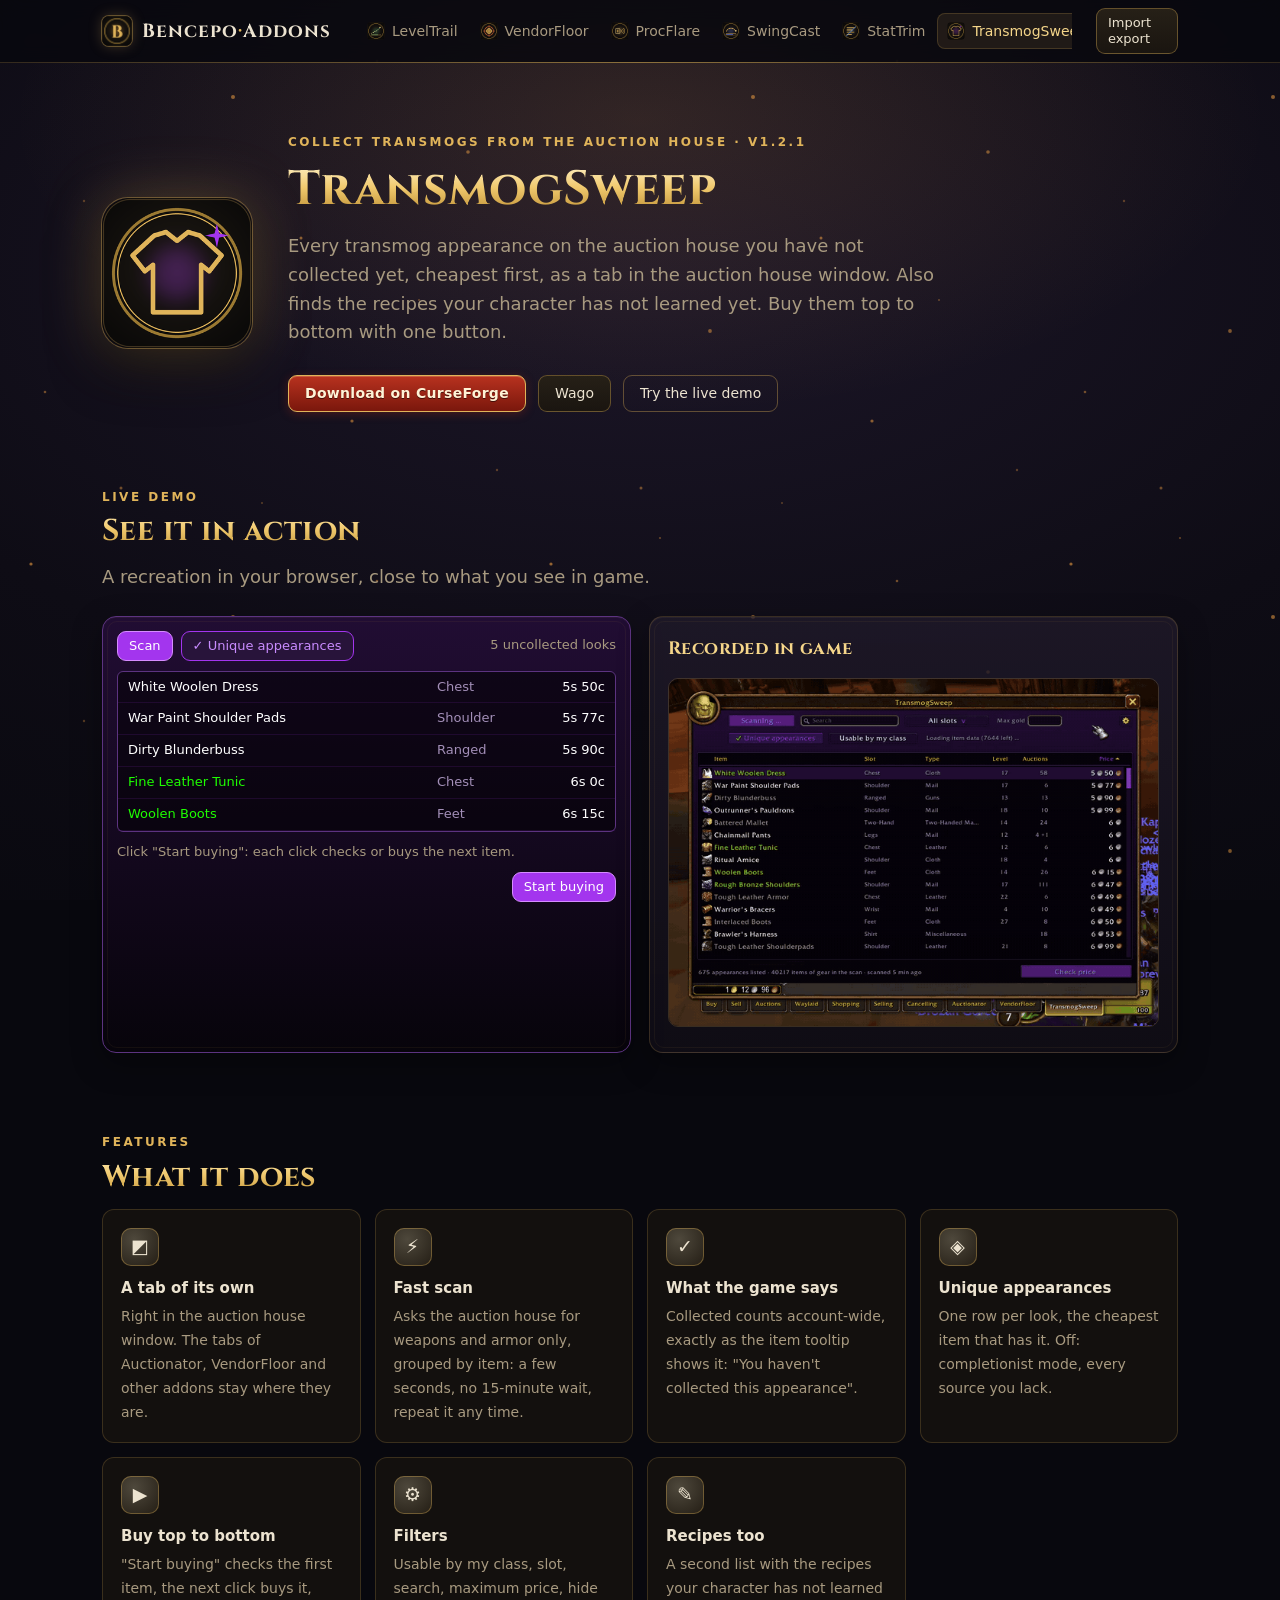
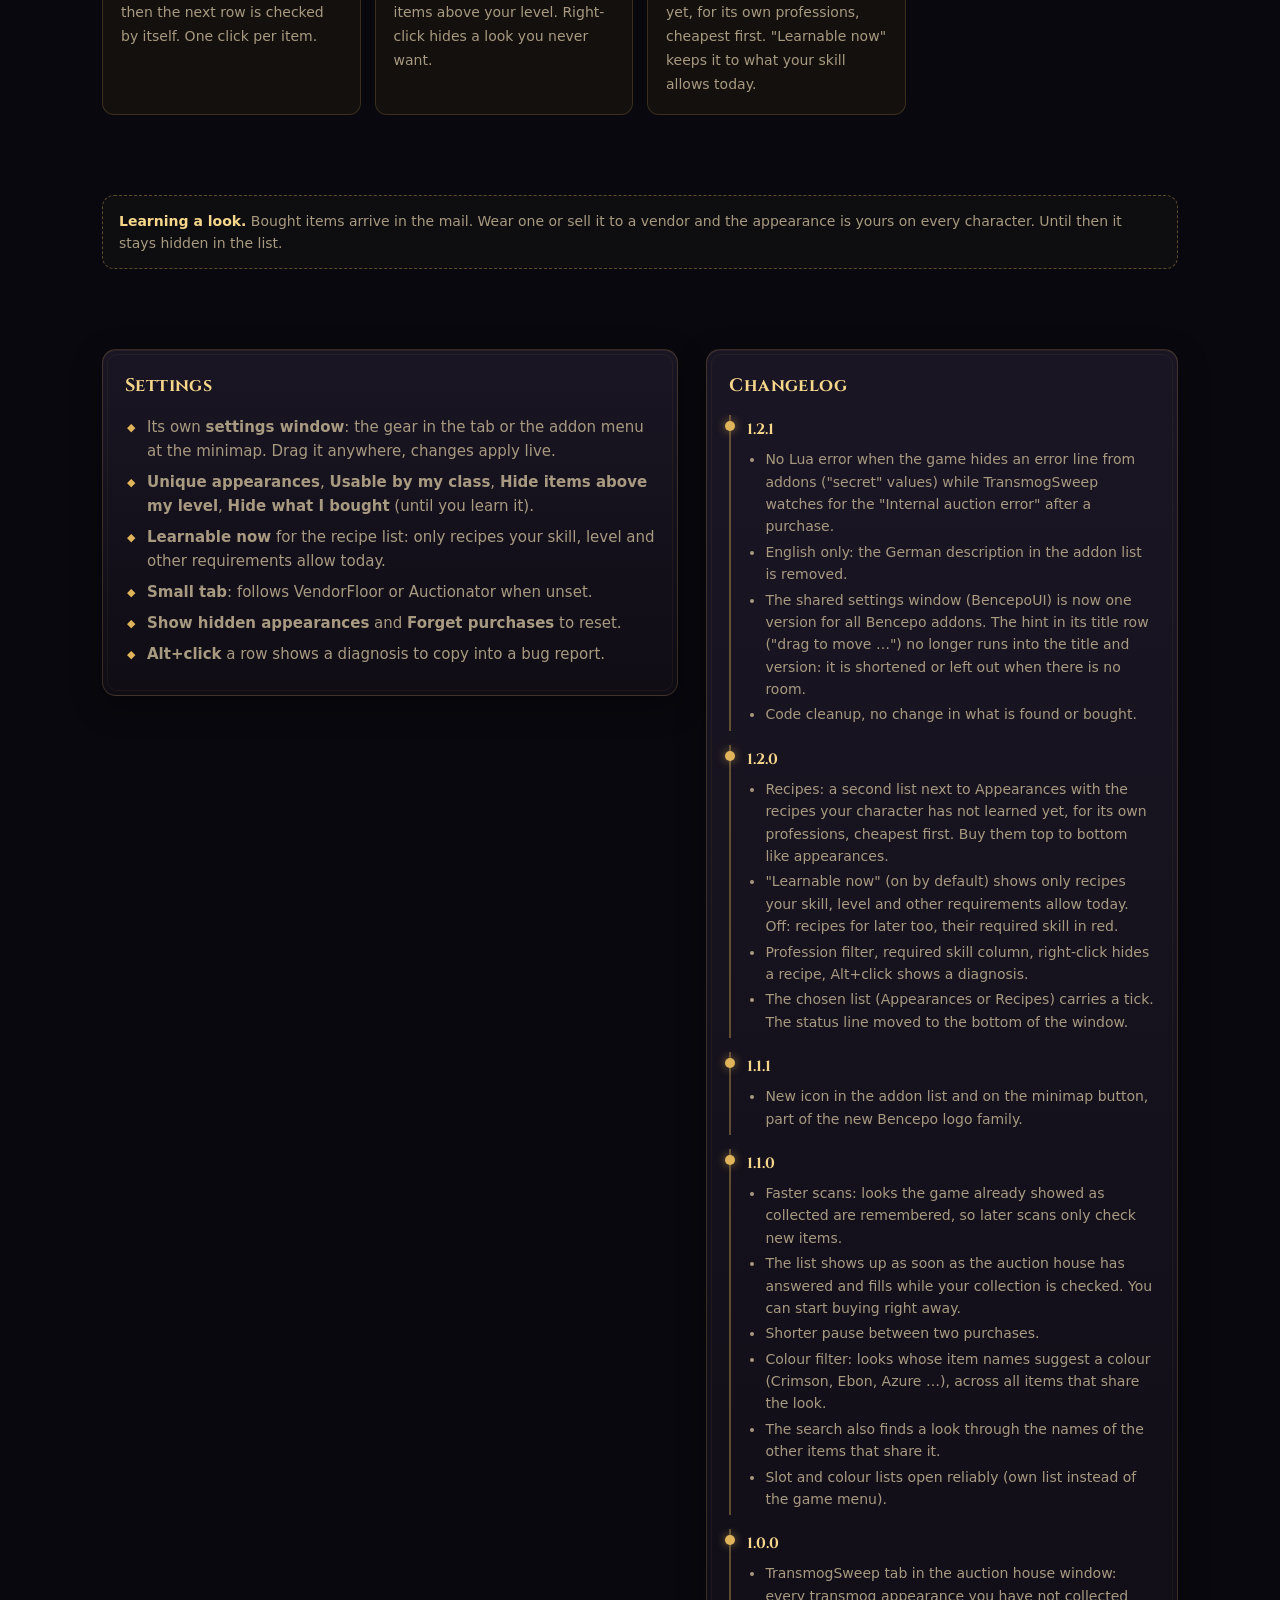
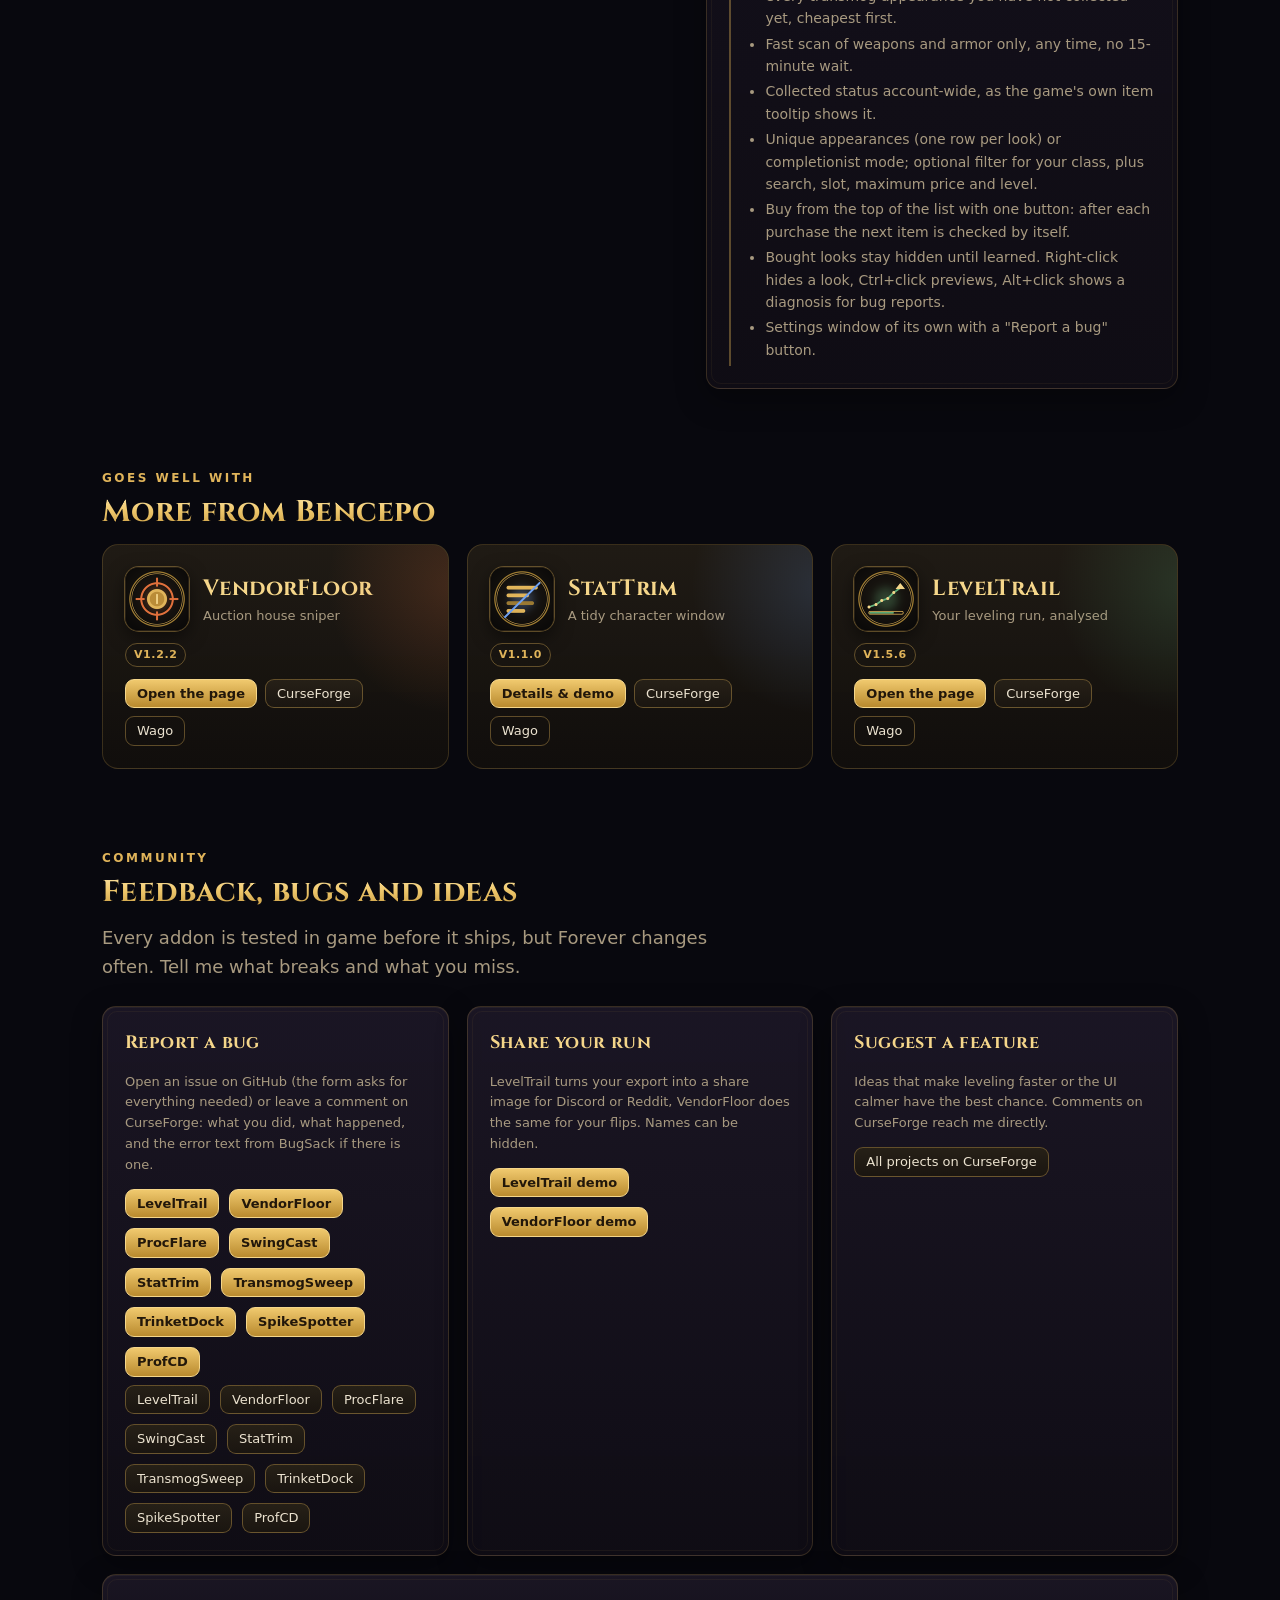
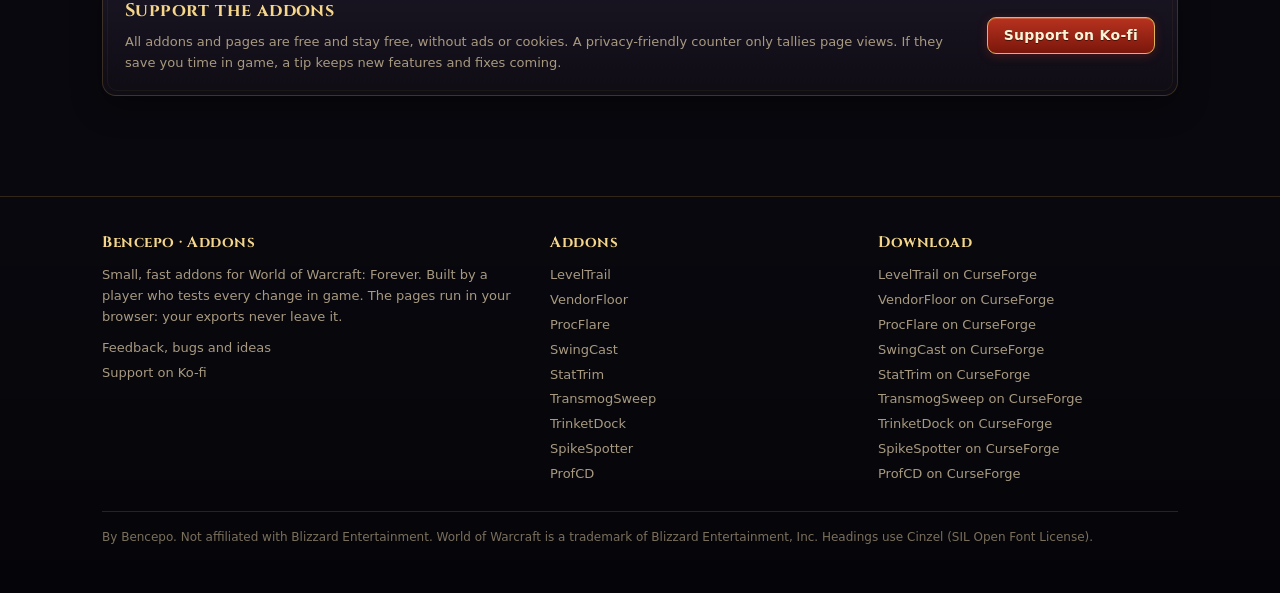
<file: transmogsweep/index.html>
<!doctype html>
<html lang="en">
<head>
<meta charset="utf-8">
<meta name="viewport" content="width=device-width,initial-scale=1">
<title>TransmogSweep · Collect transmogs from the auction house · WoW Forever addon</title>
<meta name="description" content="Every transmog appearance on the auction house you have not collected yet, cheapest first, as a tab in the auction house window. Also finds the recipes your character has not learned yet. Buy them top to bottom with one button.">
<meta property="og:title" content="TransmogSweep · Collect transmogs from the auction house · WoW Forever addon">
<meta property="og:description" content="Every transmog appearance on the auction house you have not collected yet, cheapest first, as a tab in the auction house window. Also finds the recipes your character has not learned yet. Buy them top to bottom with one button.">
<meta property="og:image" content="https://bencepo.github.io/assets/icons/transmogsweep-256.png">
<meta name="theme-color" content="#0b0a09">
<link rel="icon" type="image/png" href="../assets/icons/transmogsweep-64.png">
<link rel="stylesheet" href="../assets/site.css?v=d9d7bed5">
<style>
.tsdemo{background:linear-gradient(180deg,#210d33,#07040b);border-color:#5c3380}
.tsdemo .tsbtn{background:#a335ee;border-color:#d58cff;color:#fff}
.tsdemo .tson{background:#28143a;border-color:#a335ee;color:#c98cff}
.tslist{background:rgba(0,0,0,.5);border:1px solid #5c3380;border-radius:6px;font-size:13px;min-height:150px}
.tsrow{display:flex;gap:8px;padding:5px 10px;border-bottom:1px solid rgba(163,53,238,.12);transition:background .2s,opacity .3s}
.tsrow .n{flex:1}.tsrow .s{width:90px;color:#a38fb8}.tsrow .p{width:70px;text-align:right;color:#fff;font-variant-numeric:tabular-nums}
.tsrow.sel{background:rgba(163,53,238,.25)}.tsrow.gone{opacity:0}
.q1{color:#fff}.q2{color:#1eff00}
</style>
</head>
<body>
<!--@header--><header class="top"><div class="wrap">
  <a class="brand" href="../"><img src="../assets/icons/bencepo-64.png" alt=""><span class="bt">Bencepo<b>·</b>Addons</span></a>
  <nav class="nav"><a href="../leveltrail/"><img src="../assets/icons/leveltrail-64.png" alt=""><span>LevelTrail</span></a><a href="../vendorfloor/"><img src="../assets/icons/vendorfloor-64.png" alt=""><span>VendorFloor</span></a><a href="../procflare/"><img src="../assets/icons/procflare-64.png" alt=""><span>ProcFlare</span></a><a href="../swingcast/"><img src="../assets/icons/swingcast-64.png" alt=""><span>SwingCast</span></a><a href="../stattrim/"><img src="../assets/icons/stattrim-64.png" alt=""><span>StatTrim</span></a><a href="../transmogsweep/" class=on><img src="../assets/icons/transmogsweep-64.png" alt=""><span>TransmogSweep</span></a><a href="../trinketdock/"><img src="../assets/icons/trinketdock-64.png" alt=""><span>TrinketDock</span></a><a href="../spikespotter/"><img src="../assets/icons/spikespotter-64.png" alt=""><span>SpikeSpotter</span></a><a href="../profcd/"><img src="../assets/icons/profcd-64.png" alt=""><span>ProfCD</span></a></nav>
  <div class="spacer"></div>
  <a class="btn sm" href="../#import">Import export</a>
</div></header><!--/@header-->
<main>
<div class="wrap">
  <section class="hero addonhero">
    <img class="heroicon" src="../assets/icons/transmogsweep-256.png" alt="TransmogSweep">
    <div>
      <div class="eyebrow">Collect transmogs from the auction house · v1.2.1</div>
      <h1 class="goldtext">TransmogSweep</h1>
      <p class="lead">Every transmog appearance on the auction house you have not collected yet, cheapest first, as a tab in the auction house window. Also finds the recipes your character has not learned yet. Buy them top to bottom with one button.</p>
      <div class="ctas"><a class="btn primary" href="https://www.curseforge.com/wow/addons/transmogsweep" target="_blank" rel="noopener">Download on CurseForge</a><a class="btn" href="https://addons.wago.io/addons/transmogsweep" target="_blank" rel="noopener">Wago</a><a class="btn ghost" href="#demo">Try the live demo</a></div>
    </div>
  </section>

  <section class="section" id="demo">
    <div class="eyebrow">Live demo</div>
    <h2 class="goldtext">See it in action</h2>
    <p class="lead">A recreation in your browser, close to what you see in game.</p>
    
<div class="grid2">
  <div class="panel tsdemo" style="padding:14px">
    <div class="row" style="gap:8px;margin-bottom:10px">
      <button class="sm tsbtn" id="tsScan">Scan</button>
      <button class="sm tson" id="tsUnique">&#10003; Unique appearances</button>
      <span class="small" id="tsStatus" style="margin-left:auto">5 uncollected looks</span>
    </div>
    <div class="tslist" id="tsList"></div>
    <div class="row" style="margin-top:10px"><span class="small" id="tsInfo">Click "Start buying": each click checks or buys the next item.</span>
      <button class="sm tsbtn" id="tsBuy" style="margin-left:auto">Start buying</button></div>
  </div>
  <div class="panel" style="padding:18px">
    <h2>Recorded in game</h2>
    <img src="../media/transmogsweep/demo.gif" alt="TransmogSweep in the auction house of WoW Forever" loading="lazy" style="width:100%;border-radius:10px;border:1px solid var(--line)">
  </div>
</div>
  </section>

  <section class="section" id="features">
    <div class="eyebrow">Features</div>
    <h2 class="goldtext">What it does</h2>
    <div class="features"><div class="feat reveal"><div class="fi">◩</div><b>A tab of its own</b><span>Right in the auction house window. The tabs of Auctionator, VendorFloor and other addons stay where they are.</span></div><div class="feat reveal"><div class="fi">⚡</div><b>Fast scan</b><span>Asks the auction house for weapons and armor only, grouped by item: a few seconds, no 15-minute wait, repeat it any time.</span></div><div class="feat reveal"><div class="fi">✓</div><b>What the game says</b><span>Collected counts account-wide, exactly as the item tooltip shows it: &quot;You haven&#x27;t collected this appearance&quot;.</span></div><div class="feat reveal"><div class="fi">◈</div><b>Unique appearances</b><span>One row per look, the cheapest item that has it. Off: completionist mode, every source you lack.</span></div><div class="feat reveal"><div class="fi">▶</div><b>Buy top to bottom</b><span>&quot;Start buying&quot; checks the first item, the next click buys it, then the next row is checked by itself. One click per item.</span></div><div class="feat reveal"><div class="fi">⚙</div><b>Filters</b><span>Usable by my class, slot, search, maximum price, hide items above your level. Right-click hides a look you never want.</span></div><div class="feat reveal"><div class="fi">✎</div><b>Recipes too</b><span>A second list with the recipes your character has not learned yet, for its own professions, cheapest first. &quot;Learnable now&quot; keeps it to what your skill allows today.</span></div></div>
  </section>

  <section class="section"><div class="note"><b style="color:var(--gold2)">Learning a look.</b> Bought items arrive in the mail. Wear one or sell it to a vendor and the appearance is yours on every character. Until then it stays hidden in the list.</div></section>

  <section class="section">
    <div class="split">
      <div class="panel reveal"><h2>Settings</h2><ul class="ticks" style="list-style:none;padding:0;margin:0;color:var(--muted)"><li style="padding-left:22px;position:relative;margin:7px 0"><span style="position:absolute;left:2px;color:var(--gold);font-size:11px;top:4px">◆</span>Its own <b>settings window</b>: the gear in the tab or the addon menu at the minimap. Drag it anywhere, changes apply live.</li><li style="padding-left:22px;position:relative;margin:7px 0"><span style="position:absolute;left:2px;color:var(--gold);font-size:11px;top:4px">◆</span><b>Unique appearances</b>, <b>Usable by my class</b>, <b>Hide items above my level</b>, <b>Hide what I bought</b> (until you learn it).</li><li style="padding-left:22px;position:relative;margin:7px 0"><span style="position:absolute;left:2px;color:var(--gold);font-size:11px;top:4px">◆</span><b>Learnable now</b> for the recipe list: only recipes your skill, level and other requirements allow today.</li><li style="padding-left:22px;position:relative;margin:7px 0"><span style="position:absolute;left:2px;color:var(--gold);font-size:11px;top:4px">◆</span><b>Small tab</b>: follows VendorFloor or Auctionator when unset.</li><li style="padding-left:22px;position:relative;margin:7px 0"><span style="position:absolute;left:2px;color:var(--gold);font-size:11px;top:4px">◆</span><b>Show hidden appearances</b> and <b>Forget purchases</b> to reset.</li><li style="padding-left:22px;position:relative;margin:7px 0"><span style="position:absolute;left:2px;color:var(--gold);font-size:11px;top:4px">◆</span><b>Alt+click</b> a row shows a diagnosis to copy into a bug report.</li></ul></div>
      <div class="panel reveal" id="changelog"><h2>Changelog</h2><!--@changelog--><div class="changelog"><div class="cl"><b>1.2.1</b><ul><li>No Lua error when the game hides an error line from addons (&quot;secret&quot; values) while TransmogSweep watches for the &quot;Internal auction error&quot; after a purchase.</li><li>English only: the German description in the addon list is removed.</li><li>The shared settings window (BencepoUI) is now one version for all Bencepo addons. The hint in its title row (&quot;drag to move …&quot;) no longer runs into the title and version: it is shortened or left out when there is no room.</li><li>Code cleanup, no change in what is found or bought.</li></ul></div><div class="cl"><b>1.2.0</b><ul><li>Recipes: a second list next to Appearances with the recipes your character has not learned yet, for its own professions, cheapest first. Buy them top to bottom like appearances.</li><li>&quot;Learnable now&quot; (on by default) shows only recipes your skill, level and other requirements allow today. Off: recipes for later too, their required skill in red.</li><li>Profession filter, required skill column, right-click hides a recipe, Alt+click shows a diagnosis.</li><li>The chosen list (Appearances or Recipes) carries a tick. The status line moved to the bottom of the window.</li></ul></div><div class="cl"><b>1.1.1</b><ul><li>New icon in the addon list and on the minimap button, part of the new Bencepo logo family.</li></ul></div><div class="cl"><b>1.1.0</b><ul><li>Faster scans: looks the game already showed as collected are remembered, so later scans only check new items.</li><li>The list shows up as soon as the auction house has answered and fills while your collection is checked. You can start buying right away.</li><li>Shorter pause between two purchases.</li><li>Colour filter: looks whose item names suggest a colour (Crimson, Ebon, Azure …), across all items that share the look.</li><li>The search also finds a look through the names of the other items that share it.</li><li>Slot and colour lists open reliably (own list instead of the game menu).</li></ul></div><div class="cl"><b>1.0.0</b><ul><li>TransmogSweep tab in the auction house window: every transmog appearance you have not collected yet, cheapest first.</li><li>Fast scan of weapons and armor only, any time, no 15-minute wait.</li><li>Collected status account-wide, as the game&#x27;s own item tooltip shows it.</li><li>Unique appearances (one row per look) or completionist mode; optional filter for your class, plus search, slot, maximum price and level.</li><li>Buy from the top of the list with one button: after each purchase the next item is checked by itself.</li><li>Bought looks stay hidden until learned. Right-click hides a look, Ctrl+click previews, Alt+click shows a diagnosis for bug reports.</li><li>Settings window of its own with a &quot;Report a bug&quot; button.</li></ul></div></div><!--/@changelog--></div>
    </div>
  </section>

  <section class="section">
    <div class="eyebrow">Goes well with</div>
    <h2 class="goldtext">More from Bencepo</h2>
    <div class="addons"><div class="acard reveal" style="--glow:rgba(224,112,60,.32)">
  <div class="head"><img src="../assets/icons/vendorfloor-128.png" alt=""><div><h3>VendorFloor</h3><div class="small">Auction house sniper</div></div></div>
  
  <div class="meta"><span class="tag">v1.2.2</span></div>
  <div class="links"><a class="btn gold sm" href="../vendorfloor/">Open the page</a><a class="btn sm" href="https://www.curseforge.com/wow/addons/vendorfloor" target="_blank" rel="noopener">CurseForge</a><a class="btn sm ghost" href="https://addons.wago.io/addons/vendorfloor" target="_blank" rel="noopener">Wago</a></div>
</div><div class="acard reveal" style="--glow:rgba(110,160,240,.28)">
  <div class="head"><img src="../assets/icons/stattrim-128.png" alt=""><div><h3>StatTrim</h3><div class="small">A tidy character window</div></div></div>
  
  <div class="meta"><span class="tag">v1.1.0</span></div>
  <div class="links"><a class="btn gold sm" href="../stattrim/">Details & demo</a><a class="btn sm" href="https://www.curseforge.com/wow/addons/stattrim" target="_blank" rel="noopener">CurseForge</a><a class="btn sm ghost" href="https://addons.wago.io/addons/stattrim" target="_blank" rel="noopener">Wago</a></div>
</div><div class="acard reveal" style="--glow:rgba(95,176,122,.30)">
  <div class="head"><img src="../assets/icons/leveltrail-128.png" alt=""><div><h3>LevelTrail</h3><div class="small">Your leveling run, analysed</div></div></div>
  
  <div class="meta"><span class="tag">v1.5.6</span></div>
  <div class="links"><a class="btn gold sm" href="../leveltrail/">Open the page</a><a class="btn sm" href="https://www.curseforge.com/wow/addons/leveltrail" target="_blank" rel="noopener">CurseForge</a><a class="btn sm ghost" href="https://addons.wago.io/addons/leveltrail" target="_blank" rel="noopener">Wago</a></div>
</div></div>
  </section>

  <section class="section" id="community">
  <div class="eyebrow">Community</div>
  <h2 class="goldtext">Feedback, bugs and ideas</h2>
  <p class="lead">Every addon is tested in game before it ships, but Forever changes often. Tell me what breaks and what you miss.</p>
  <div class="grid3">
    <div class="panel reveal"><h2>Report a bug</h2><p class="small">Open an issue on GitHub (the form asks for everything needed) or leave a comment on CurseForge: what you did, what happened, and the error text from BugSack if there is one.</p>
      <div class="row" style="margin-bottom:8px"><a class="btn sm gold" href="https://github.com/Bencepo/LevelTrail/issues/new/choose" target="_blank" rel="noopener">LevelTrail</a><a class="btn sm gold" href="https://github.com/Bencepo/VendorFloor/issues/new/choose" target="_blank" rel="noopener">VendorFloor</a><a class="btn sm gold" href="https://github.com/Bencepo/ProcFlare/issues/new/choose" target="_blank" rel="noopener">ProcFlare</a><a class="btn sm gold" href="https://github.com/Bencepo/SwingCast/issues/new/choose" target="_blank" rel="noopener">SwingCast</a><a class="btn sm gold" href="https://github.com/Bencepo/StatTrim/issues/new/choose" target="_blank" rel="noopener">StatTrim</a><a class="btn sm gold" href="https://github.com/Bencepo/TransmogSweep/issues/new/choose" target="_blank" rel="noopener">TransmogSweep</a><a class="btn sm gold" href="https://github.com/Bencepo/TrinketDock/issues/new/choose" target="_blank" rel="noopener">TrinketDock</a><a class="btn sm gold" href="https://github.com/Bencepo/SpikeSpotter/issues/new/choose" target="_blank" rel="noopener">SpikeSpotter</a><a class="btn sm gold" href="https://github.com/Bencepo/ProfCD/issues/new/choose" target="_blank" rel="noopener">ProfCD</a></div>
      <div class="row"><a class="btn sm" href="https://www.curseforge.com/wow/addons/leveltrail#comments" target="_blank" rel="noopener">LevelTrail</a><a class="btn sm" href="https://www.curseforge.com/wow/addons/vendorfloor#comments" target="_blank" rel="noopener">VendorFloor</a><a class="btn sm" href="https://www.curseforge.com/wow/addons/procflare#comments" target="_blank" rel="noopener">ProcFlare</a><a class="btn sm" href="https://www.curseforge.com/wow/addons/swingcast#comments" target="_blank" rel="noopener">SwingCast</a><a class="btn sm" href="https://www.curseforge.com/wow/addons/stattrim#comments" target="_blank" rel="noopener">StatTrim</a><a class="btn sm" href="https://www.curseforge.com/wow/addons/transmogsweep#comments" target="_blank" rel="noopener">TransmogSweep</a><a class="btn sm" href="https://www.curseforge.com/wow/addons/trinketdock#comments" target="_blank" rel="noopener">TrinketDock</a><a class="btn sm" href="https://www.curseforge.com/wow/addons/spikespotter#comments" target="_blank" rel="noopener">SpikeSpotter</a><a class="btn sm" href="https://www.curseforge.com/wow/addons/profcd#comments" target="_blank" rel="noopener">ProfCD</a></div></div>
    <div class="panel reveal"><h2>Share your run</h2><p class="small">LevelTrail turns your export into a share image for Discord or Reddit, VendorFloor does the same for your flips. Names can be hidden.</p>
      <div class="row"><a class="btn sm gold" href="../leveltrail/#demo">LevelTrail demo</a><a class="btn sm gold" href="../vendorfloor/#demo">VendorFloor demo</a></div></div>
    <div class="panel reveal"><h2>Suggest a feature</h2><p class="small">Ideas that make leveling faster or the UI calmer have the best chance. Comments on CurseForge reach me directly.</p>
      <div class="row"><a class="btn sm" href="https://www.curseforge.com/members/bencepo/projects" target="_blank" rel="noopener">All projects on CurseForge</a></div></div>
  </div>
  <div class="panel support reveal" style="margin-top:18px;display:flex;gap:22px;align-items:center;flex-wrap:wrap">
    <div style="flex:1;min-width:260px"><h2 style="margin-bottom:6px">Support the addons</h2><p class="small" style="margin:0">All addons and pages are free and stay free, without ads or cookies. A privacy-friendly counter only tallies page views. If they save you time in game, a tip keeps new features and fixes coming.</p></div>
    <a class="btn primary" href="https://ko-fi.com/bencepo" target="_blank" rel="noopener">Support on Ko-fi</a>
  </div>
</section>
</div>
</main>
<!--@footer--><footer class="site"><div class="wrap">
  <div class="cols">
    <div><h4>Bencepo · Addons</h4><p style="margin:0 0 10px">Small, fast addons for World of Warcraft: Forever. Built by a player who tests every change in game. The pages run in your browser: your exports never leave it.</p>
      <a href="../#community">Feedback, bugs and ideas</a><a href="https://ko-fi.com/bencepo" target="_blank" rel="noopener">Support on Ko-fi</a></div>
    <div><h4>Addons</h4><a href="../leveltrail/">LevelTrail</a><a href="../vendorfloor/">VendorFloor</a><a href="../procflare/">ProcFlare</a><a href="../swingcast/">SwingCast</a><a href="../stattrim/">StatTrim</a><a href="../transmogsweep/">TransmogSweep</a><a href="../trinketdock/">TrinketDock</a><a href="../spikespotter/">SpikeSpotter</a><a href="../profcd/">ProfCD</a></div>
    <div><h4>Download</h4><a href="https://www.curseforge.com/wow/addons/leveltrail" target="_blank" rel="noopener">LevelTrail on CurseForge</a><a href="https://www.curseforge.com/wow/addons/vendorfloor" target="_blank" rel="noopener">VendorFloor on CurseForge</a><a href="https://www.curseforge.com/wow/addons/procflare" target="_blank" rel="noopener">ProcFlare on CurseForge</a><a href="https://www.curseforge.com/wow/addons/swingcast" target="_blank" rel="noopener">SwingCast on CurseForge</a><a href="https://www.curseforge.com/wow/addons/stattrim" target="_blank" rel="noopener">StatTrim on CurseForge</a><a href="https://www.curseforge.com/wow/addons/transmogsweep" target="_blank" rel="noopener">TransmogSweep on CurseForge</a><a href="https://www.curseforge.com/wow/addons/trinketdock" target="_blank" rel="noopener">TrinketDock on CurseForge</a><a href="https://www.curseforge.com/wow/addons/spikespotter" target="_blank" rel="noopener">SpikeSpotter on CurseForge</a><a href="https://www.curseforge.com/wow/addons/profcd" target="_blank" rel="noopener">ProfCD on CurseForge</a></div>
  </div>
  <div class="legal">By Bencepo. Not affiliated with Blizzard Entertainment. World of Warcraft is a trademark of Blizzard Entertainment, Inc. Headings use Cinzel (SIL Open Font License).</div>
</div></footer><!--/@footer-->
<script src="../assets/site.js?v=d9d7bed5"></script>
<script>
(function(){
  const $ = id => document.getElementById(id);
  const all = [["White Woolen Dress","Chest",550,1],["War Paint Shoulder Pads","Shoulder",577,1],["Dirty Blunderbuss","Ranged",590,1],["Fine Leather Tunic","Chest",600,2],["Woolen Boots","Feet",615,2]];
  let rows = all.slice(), sel = -1, ready = false;
  const money = c => Math.floor(c / 100) + "s " + (c % 100) + "c";
  function render(){
    $("tsList").innerHTML = rows.map((r, i) => `<div class="tsrow ${i === sel ? "sel" : ""}"><span class="n q${r[3]}">${r[0]}</span><span class="s">${r[1]}</span><span class="p">${money(r[2])}</span></div>`).join("") || '<div class="small" style="padding:20px;text-align:center">Nothing left to collect.</div>';
    $("tsStatus").textContent = rows.length + " uncollected looks";
    $("tsBuy").textContent = !rows.length ? "Buy" : ready ? "Buy for " + money(rows[sel][2]) : (sel < 0 ? "Start buying" : "Check price");
  }
  $("tsBuy").onclick = () => {
    if (!rows.length) return;
    if (sel < 0) sel = 0;
    if (!ready) { ready = true; $("tsInfo").textContent = rows[sel][0] + " found. Click Buy."; render(); return; }
    $("tsInfo").textContent = "Bought " + rows[sel][0] + ". The next row is checked by itself.";
    rows.splice(sel, 1); if (sel >= rows.length) sel = rows.length - 1; ready = rows.length > 0; render();
  };
  $("tsScan").onclick = () => { rows = all.slice(); sel = -1; ready = false; $("tsInfo").textContent = "Scanned weapons and armor: a few seconds, any time."; render(); };
  $("tsUnique").onclick = () => { $("tsInfo").textContent = "Unique: one row per look, the cheapest item that has it."; };
  render();
})();
</script>
</body>
</html>
</file>
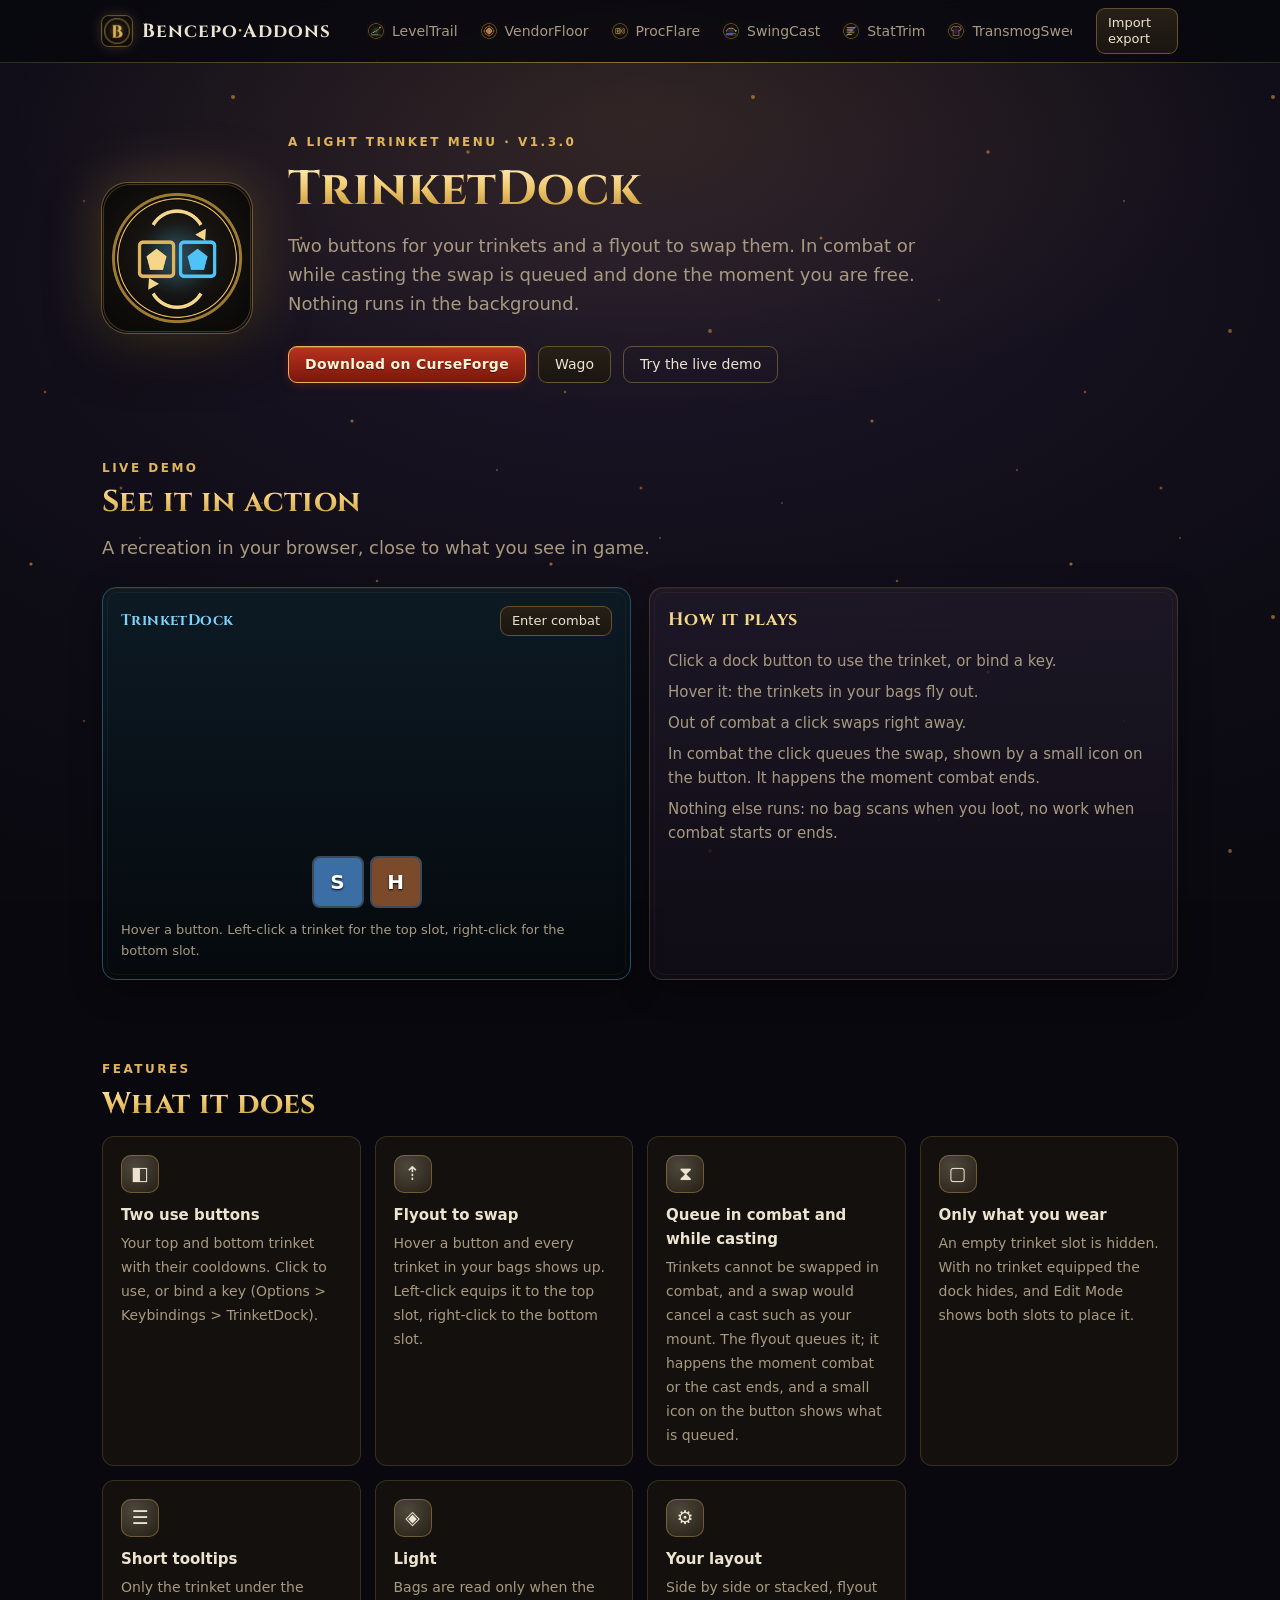
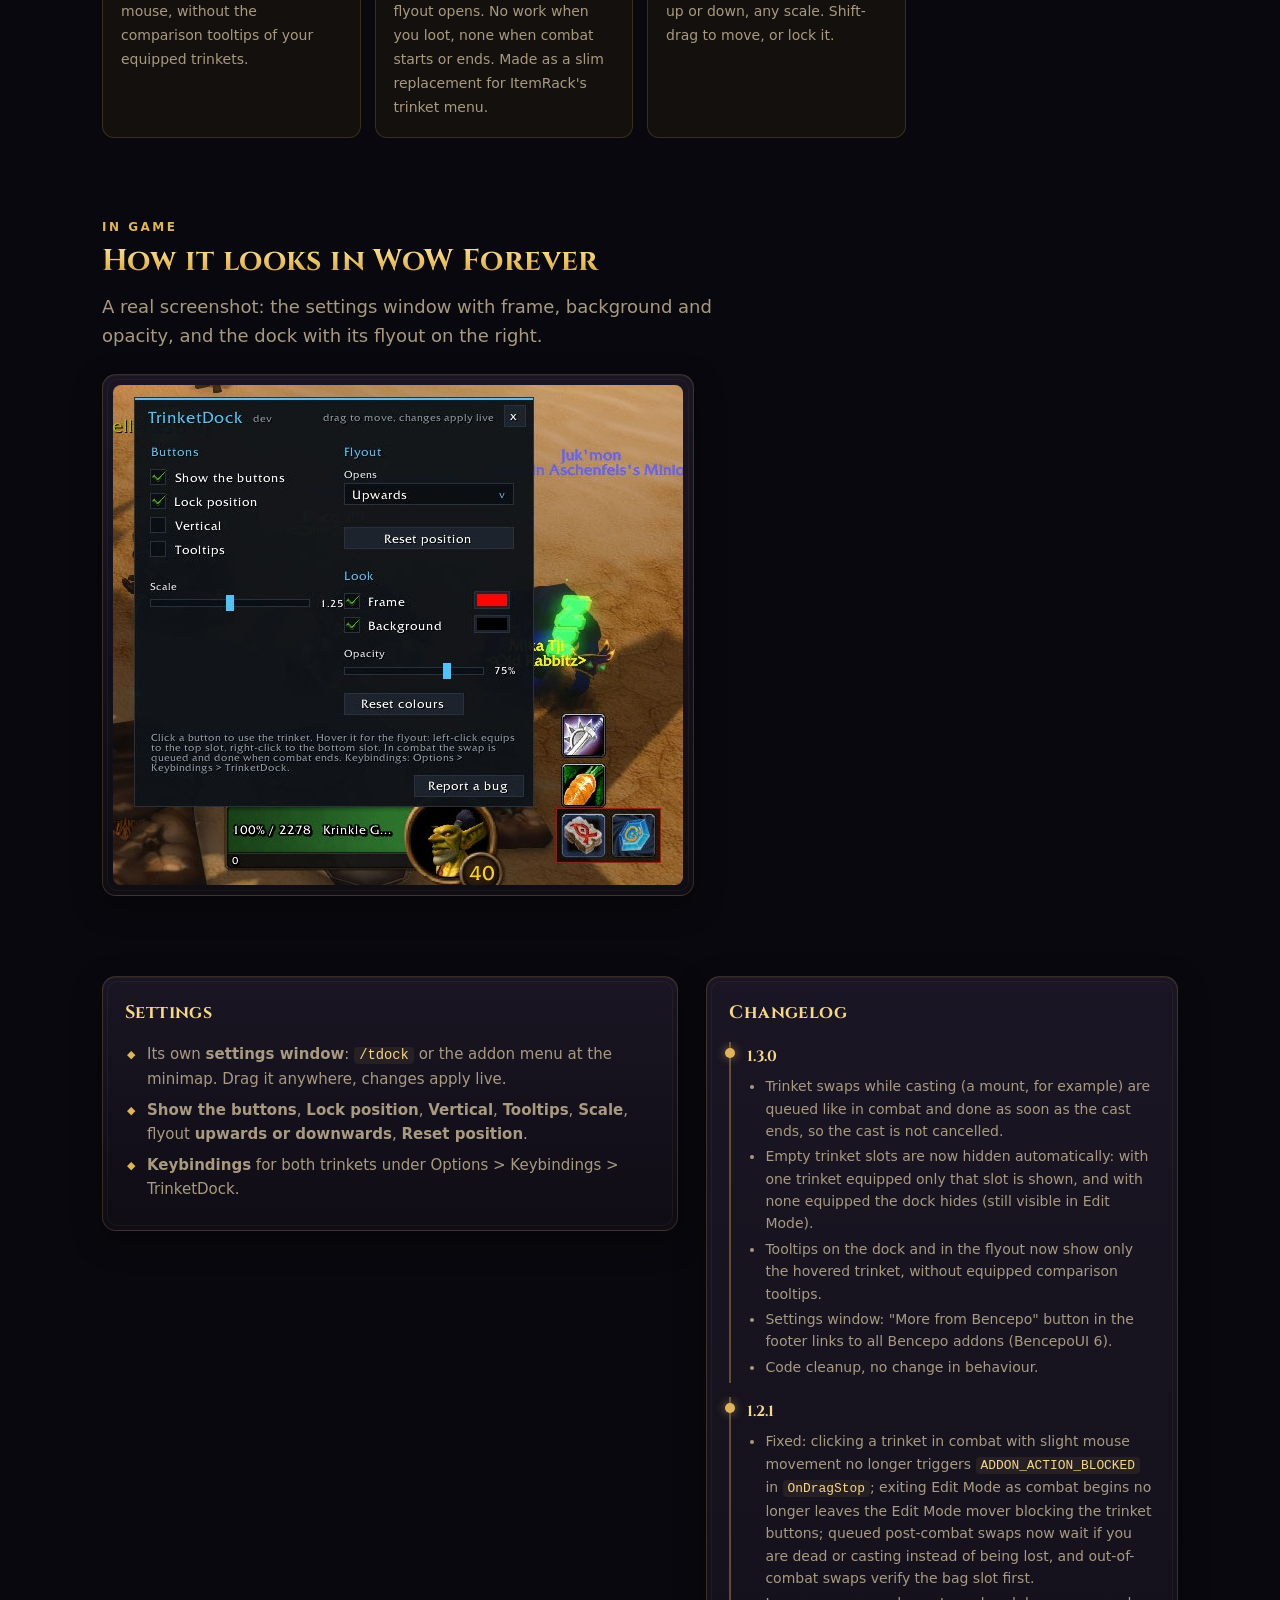
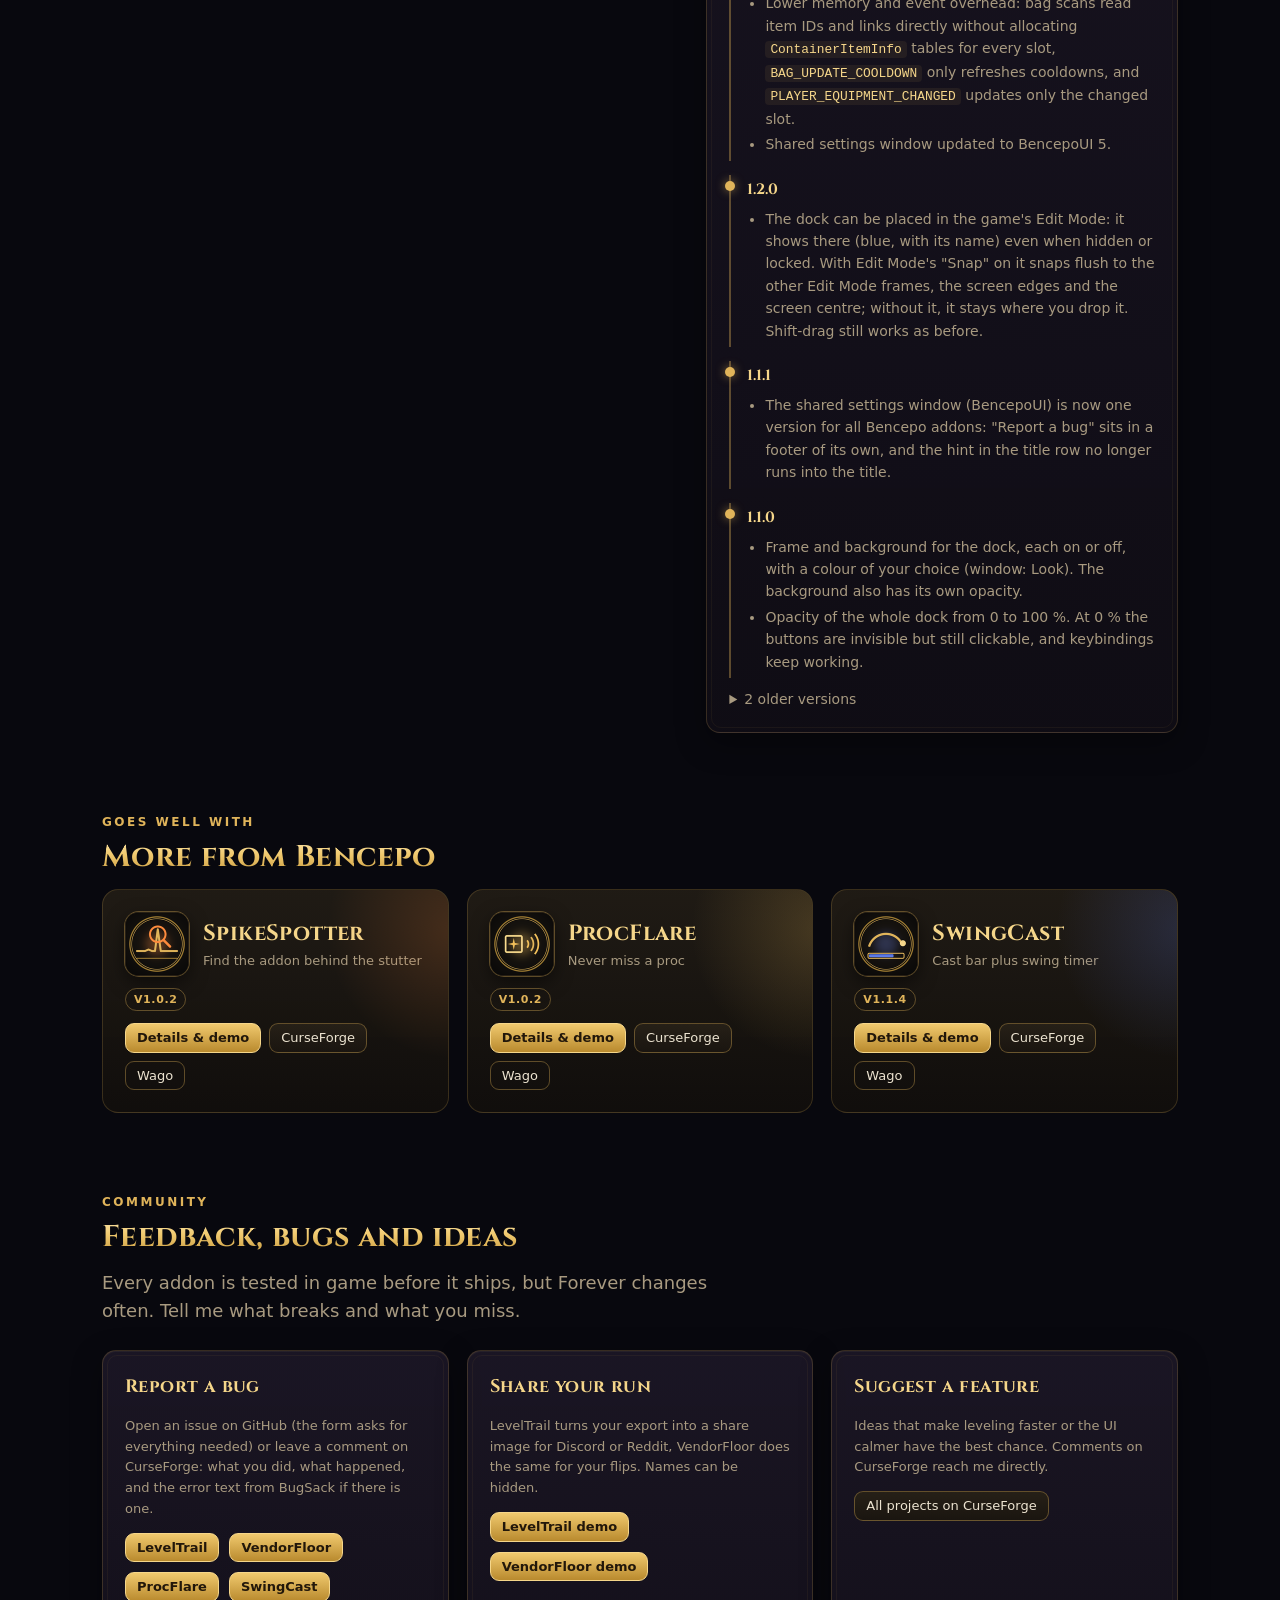
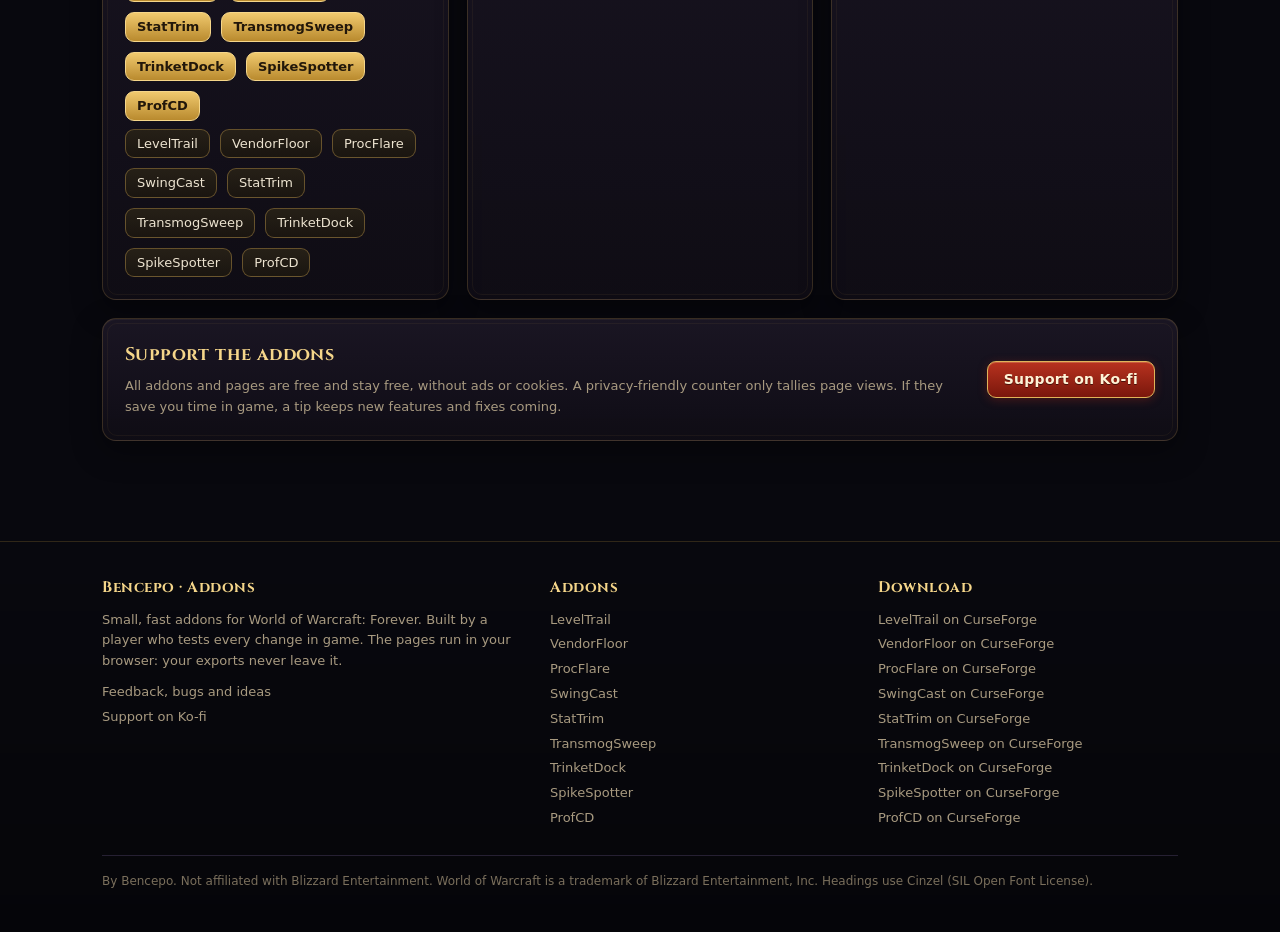
<file: trinketdock/index.html>
<!doctype html>
<html lang="en">
<head>
<meta charset="utf-8">
<meta name="viewport" content="width=device-width,initial-scale=1">
<title>TrinketDock · A light trinket menu · WoW Forever addon</title>
<meta name="description" content="Two buttons for your trinkets and a flyout to swap them. In combat or while casting the swap is queued and done the moment you are free. Nothing runs in the background.">
<meta property="og:title" content="TrinketDock · A light trinket menu · WoW Forever addon">
<meta property="og:description" content="Two buttons for your trinkets and a flyout to swap them. In combat or while casting the swap is queued and done the moment you are free. Nothing runs in the background.">
<meta property="og:image" content="https://bencepo.github.io/assets/icons/trinketdock-256.png">
<meta name="theme-color" content="#0b0a09">
<link rel="icon" type="image/png" href="../assets/icons/trinketdock-64.png">
<link rel="stylesheet" href="../assets/site.css?v=d9d7bed5">
<style>
.tddemo{background:linear-gradient(180deg,#0d1a24,#05090d);border-color:#24506a}
.tdstage{position:relative;height:260px;display:flex;align-items:flex-end;justify-content:center}
.tddock{display:flex;gap:6px}
.tdfly{position:absolute;bottom:62px;display:flex;flex-direction:column-reverse;gap:6px}
.tdb{width:52px;height:52px;border-radius:8px;border:2px solid #3c4a5a;display:flex;align-items:center;justify-content:center;font-weight:700;font-size:20px;color:#fff;position:relative;cursor:pointer;user-select:none;text-shadow:0 1px 2px #000}
.tdb:hover{border-color:#4fc3f7;box-shadow:0 0 12px rgba(79,195,247,.5)}
.tdb .q{position:absolute;right:-6px;bottom:-6px;width:22px;height:22px;border:2px solid #ffd100;border-radius:4px;font-size:11px;display:flex;align-items:center;justify-content:center}
.tdb .cd{position:absolute;inset:0;background:rgba(0,0,0,.6);border-radius:6px;font-size:13px;display:flex;align-items:center;justify-content:center}
.tdfly .tdb{width:44px;height:44px;font-size:16px}
.tdfly .tdb.mark{box-shadow:0 0 0 2px #ffd100 inset}
</style>
</head>
<body>
<!--@header--><header class="top"><div class="wrap">
  <a class="brand" href="../"><img src="../assets/icons/bencepo-64.png" alt=""><span class="bt">Bencepo<b>·</b>Addons</span></a>
  <nav class="nav"><a href="../leveltrail/"><img src="../assets/icons/leveltrail-64.png" alt=""><span>LevelTrail</span></a><a href="../vendorfloor/"><img src="../assets/icons/vendorfloor-64.png" alt=""><span>VendorFloor</span></a><a href="../procflare/"><img src="../assets/icons/procflare-64.png" alt=""><span>ProcFlare</span></a><a href="../swingcast/"><img src="../assets/icons/swingcast-64.png" alt=""><span>SwingCast</span></a><a href="../stattrim/"><img src="../assets/icons/stattrim-64.png" alt=""><span>StatTrim</span></a><a href="../transmogsweep/"><img src="../assets/icons/transmogsweep-64.png" alt=""><span>TransmogSweep</span></a><a href="../trinketdock/" class=on><img src="../assets/icons/trinketdock-64.png" alt=""><span>TrinketDock</span></a><a href="../spikespotter/"><img src="../assets/icons/spikespotter-64.png" alt=""><span>SpikeSpotter</span></a><a href="../profcd/"><img src="../assets/icons/profcd-64.png" alt=""><span>ProfCD</span></a></nav>
  <div class="spacer"></div>
  <a class="btn sm" href="../#import">Import export</a>
</div></header><!--/@header-->
<main>
<div class="wrap">
  <section class="hero addonhero">
    <img class="heroicon" src="../assets/icons/trinketdock-256.png" alt="TrinketDock">
    <div>
      <div class="eyebrow">A light trinket menu · v1.3.0</div>
      <h1 class="goldtext">TrinketDock</h1>
      <p class="lead">Two buttons for your trinkets and a flyout to swap them. In combat or while casting the swap is queued and done the moment you are free. Nothing runs in the background.</p>
      <div class="ctas"><a class="btn primary" href="https://www.curseforge.com/wow/addons/trinketdock" target="_blank" rel="noopener">Download on CurseForge</a><a class="btn" href="https://addons.wago.io/addons/trinketdock" target="_blank" rel="noopener">Wago</a><a class="btn ghost" href="#demo">Try the live demo</a></div>
    </div>
  </section>

  <section class="section" id="demo">
    <div class="eyebrow">Live demo</div>
    <h2 class="goldtext">See it in action</h2>
    <p class="lead">A recreation in your browser, close to what you see in game.</p>
    
<div class="grid2">
  <div class="panel tddemo" style="padding:18px">
    <div class="row" style="justify-content:space-between;margin-bottom:12px">
      <b class="display" style="color:#7fd3fa">TrinketDock</b>
      <button class="sm" id="tdCombat">Enter combat</button>
    </div>
    <div class="tdstage" id="tdStage">
      <div class="tdfly" id="tdFly"></div>
      <div class="tddock" id="tdDock"></div>
    </div>
    <div class="small" id="tdInfo" style="margin-top:12px">Hover a button. Left-click a trinket for the top slot, right-click for the bottom slot.</div>
  </div>
  <div class="panel" style="padding:18px">
    <h2>How it plays</h2>
    <ul class="ticks" style="list-style:none;padding:0;margin:0;color:var(--muted)">
      <li style="margin:7px 0">Click a dock button to use the trinket, or bind a key.</li>
      <li style="margin:7px 0">Hover it: the trinkets in your bags fly out.</li>
      <li style="margin:7px 0">Out of combat a click swaps right away.</li>
      <li style="margin:7px 0">In combat the click queues the swap, shown by a small icon on the button. It happens the moment combat ends.</li>
      <li style="margin:7px 0">Nothing else runs: no bag scans when you loot, no work when combat starts or ends.</li>
    </ul>
  </div>
</div>
  </section>

  <section class="section" id="features">
    <div class="eyebrow">Features</div>
    <h2 class="goldtext">What it does</h2>
    <div class="features"><div class="feat reveal"><div class="fi">◧</div><b>Two use buttons</b><span>Your top and bottom trinket with their cooldowns. Click to use, or bind a key (Options &gt; Keybindings &gt; TrinketDock).</span></div><div class="feat reveal"><div class="fi">⇡</div><b>Flyout to swap</b><span>Hover a button and every trinket in your bags shows up. Left-click equips it to the top slot, right-click to the bottom slot.</span></div><div class="feat reveal"><div class="fi">⧗</div><b>Queue in combat and while casting</b><span>Trinkets cannot be swapped in combat, and a swap would cancel a cast such as your mount. The flyout queues it; it happens the moment combat or the cast ends, and a small icon on the button shows what is queued.</span></div><div class="feat reveal"><div class="fi">▢</div><b>Only what you wear</b><span>An empty trinket slot is hidden. With no trinket equipped the dock hides, and Edit Mode shows both slots to place it.</span></div><div class="feat reveal"><div class="fi">☰</div><b>Short tooltips</b><span>Only the trinket under the mouse, without the comparison tooltips of your equipped trinkets.</span></div><div class="feat reveal"><div class="fi">◈</div><b>Light</b><span>Bags are read only when the flyout opens. No work when you loot, none when combat starts or ends. Made as a slim replacement for ItemRack&#x27;s trinket menu.</span></div><div class="feat reveal"><div class="fi">⚙</div><b>Your layout</b><span>Side by side or stacked, flyout up or down, any scale. Shift-drag to move, or lock it.</span></div></div>
  </section>

  <section class="section" id="ingame">
    <div class="eyebrow">In game</div>
    <h2 class="goldtext">How it looks in WoW Forever</h2>
    <p class="lead">A real screenshot: the settings window with frame, background and opacity, and the dock with its flyout on the right.</p>
    <div class="panel reveal" style="padding:10px;max-width:592px"><img src="../media/trinketdock/ingame.jpg" alt="TrinketDock in WoW Forever" loading="lazy" style="width:100%;display:block;border-radius:8px"></div>
  </section>

  <section class="section">
    <div class="split">
      <div class="panel reveal"><h2>Settings</h2><ul class="ticks" style="list-style:none;padding:0;margin:0;color:var(--muted)"><li style="padding-left:22px;position:relative;margin:7px 0"><span style="position:absolute;left:2px;color:var(--gold);font-size:11px;top:4px">◆</span>Its own <b>settings window</b>: <code>/tdock</code> or the addon menu at the minimap. Drag it anywhere, changes apply live.</li><li style="padding-left:22px;position:relative;margin:7px 0"><span style="position:absolute;left:2px;color:var(--gold);font-size:11px;top:4px">◆</span><b>Show the buttons</b>, <b>Lock position</b>, <b>Vertical</b>, <b>Tooltips</b>, <b>Scale</b>, flyout <b>upwards or downwards</b>, <b>Reset position</b>.</li><li style="padding-left:22px;position:relative;margin:7px 0"><span style="position:absolute;left:2px;color:var(--gold);font-size:11px;top:4px">◆</span><b>Keybindings</b> for both trinkets under Options &gt; Keybindings &gt; TrinketDock.</li></ul></div>
      <div class="panel reveal" id="changelog"><h2>Changelog</h2><!--@changelog--><div class="changelog"><div class="cl"><b>1.3.0</b><ul><li>Trinket swaps while casting (a mount, for example) are queued like in combat and done as soon as the cast ends, so the cast is not cancelled.</li><li>Empty trinket slots are now hidden automatically: with one trinket equipped only that slot is shown, and with none equipped the dock hides (still visible in Edit Mode).</li><li>Tooltips on the dock and in the flyout now show only the hovered trinket, without equipped comparison tooltips.</li><li>Settings window: &quot;More from Bencepo&quot; button in the footer links to all Bencepo addons (BencepoUI 6).</li><li>Code cleanup, no change in behaviour.</li></ul></div><div class="cl"><b>1.2.1</b><ul><li>Fixed: clicking a trinket in combat with slight mouse movement no longer triggers <code>ADDON_ACTION_BLOCKED</code> in <code>OnDragStop</code>; exiting Edit Mode as combat begins no longer leaves the Edit Mode mover blocking the trinket buttons; queued post-combat swaps now wait if you are dead or casting instead of being lost, and out-of-combat swaps verify the bag slot first.</li><li>Lower memory and event overhead: bag scans read item IDs and links directly without allocating <code>ContainerItemInfo</code> tables for every slot, <code>BAG_UPDATE_COOLDOWN</code> only refreshes cooldowns, and <code>PLAYER_EQUIPMENT_CHANGED</code> updates only the changed slot.</li><li>Shared settings window updated to BencepoUI 5.</li></ul></div><div class="cl"><b>1.2.0</b><ul><li>The dock can be placed in the game&#x27;s Edit Mode: it shows there (blue, with its name) even when hidden or locked. With Edit Mode&#x27;s &quot;Snap&quot; on it snaps flush to the other Edit Mode frames, the screen edges and the screen centre; without it, it stays where you drop it. Shift-drag still works as before.</li></ul></div><div class="cl"><b>1.1.1</b><ul><li>The shared settings window (BencepoUI) is now one version for all Bencepo addons: &quot;Report a bug&quot; sits in a footer of its own, and the hint in the title row no longer runs into the title.</li></ul></div><div class="cl"><b>1.1.0</b><ul><li>Frame and background for the dock, each on or off, with a colour of your choice (window: Look). The background also has its own opacity.</li><li>Opacity of the whole dock from 0 to 100 %. At 0 % the buttons are invisible but still clickable, and keybindings keep working.</li></ul></div></div><details><summary>2 older versions</summary><div class="changelog" style="margin-top:12px"><div class="cl"><b>1.0.1</b><ul><li>New icon in the addon list and in the addon menu at the minimap, part of the new Bencepo logo family.</li></ul></div><div class="cl"><b>1.0.0</b><ul><li>Two use buttons for the top and bottom trinket, with cooldowns. Keybindings for both.</li><li>Flyout with the trinkets in your bags: left-click equips to the top slot, right-click to the bottom slot.</li><li>In combat the flyout queues the swap: it happens as soon as combat ends, shown as a small icon on the button.</li><li>No background work: bags are read only when the flyout opens.</li><li>Side by side or stacked, flyout up or down, scale, lock, Shift-drag to move.</li><li>Settings window of its own with a &quot;Report a bug&quot; button.</li></ul></div></div></details><!--/@changelog--></div>
    </div>
  </section>

  <section class="section">
    <div class="eyebrow">Goes well with</div>
    <h2 class="goldtext">More from Bencepo</h2>
    <div class="addons"><div class="acard reveal" style="--glow:rgba(255,138,61,.30)">
  <div class="head"><img src="../assets/icons/spikespotter-128.png" alt=""><div><h3>SpikeSpotter</h3><div class="small">Find the addon behind the stutter</div></div></div>
  
  <div class="meta"><span class="tag">v1.0.2</span></div>
  <div class="links"><a class="btn gold sm" href="../spikespotter/">Details & demo</a><a class="btn sm" href="https://www.curseforge.com/wow/addons/spikespotter" target="_blank" rel="noopener">CurseForge</a><a class="btn sm ghost" href="https://addons.wago.io/addons/spikespotter" target="_blank" rel="noopener">Wago</a></div>
</div><div class="acard reveal" style="--glow:rgba(240,190,90,.32)">
  <div class="head"><img src="../assets/icons/procflare-128.png" alt=""><div><h3>ProcFlare</h3><div class="small">Never miss a proc</div></div></div>
  
  <div class="meta"><span class="tag">v1.0.2</span></div>
  <div class="links"><a class="btn gold sm" href="../procflare/">Details & demo</a><a class="btn sm" href="https://www.curseforge.com/wow/addons/procflare" target="_blank" rel="noopener">CurseForge</a><a class="btn sm ghost" href="https://addons.wago.io/addons/procflare" target="_blank" rel="noopener">Wago</a></div>
</div><div class="acard reveal" style="--glow:rgba(90,120,230,.32)">
  <div class="head"><img src="../assets/icons/swingcast-128.png" alt=""><div><h3>SwingCast</h3><div class="small">Cast bar plus swing timer</div></div></div>
  
  <div class="meta"><span class="tag">v1.1.4</span></div>
  <div class="links"><a class="btn gold sm" href="../swingcast/">Details & demo</a><a class="btn sm" href="https://www.curseforge.com/wow/addons/swingcast" target="_blank" rel="noopener">CurseForge</a><a class="btn sm ghost" href="https://addons.wago.io/addons/swingcast" target="_blank" rel="noopener">Wago</a></div>
</div></div>
  </section>

  <section class="section" id="community">
  <div class="eyebrow">Community</div>
  <h2 class="goldtext">Feedback, bugs and ideas</h2>
  <p class="lead">Every addon is tested in game before it ships, but Forever changes often. Tell me what breaks and what you miss.</p>
  <div class="grid3">
    <div class="panel reveal"><h2>Report a bug</h2><p class="small">Open an issue on GitHub (the form asks for everything needed) or leave a comment on CurseForge: what you did, what happened, and the error text from BugSack if there is one.</p>
      <div class="row" style="margin-bottom:8px"><a class="btn sm gold" href="https://github.com/Bencepo/LevelTrail/issues/new/choose" target="_blank" rel="noopener">LevelTrail</a><a class="btn sm gold" href="https://github.com/Bencepo/VendorFloor/issues/new/choose" target="_blank" rel="noopener">VendorFloor</a><a class="btn sm gold" href="https://github.com/Bencepo/ProcFlare/issues/new/choose" target="_blank" rel="noopener">ProcFlare</a><a class="btn sm gold" href="https://github.com/Bencepo/SwingCast/issues/new/choose" target="_blank" rel="noopener">SwingCast</a><a class="btn sm gold" href="https://github.com/Bencepo/StatTrim/issues/new/choose" target="_blank" rel="noopener">StatTrim</a><a class="btn sm gold" href="https://github.com/Bencepo/TransmogSweep/issues/new/choose" target="_blank" rel="noopener">TransmogSweep</a><a class="btn sm gold" href="https://github.com/Bencepo/TrinketDock/issues/new/choose" target="_blank" rel="noopener">TrinketDock</a><a class="btn sm gold" href="https://github.com/Bencepo/SpikeSpotter/issues/new/choose" target="_blank" rel="noopener">SpikeSpotter</a><a class="btn sm gold" href="https://github.com/Bencepo/ProfCD/issues/new/choose" target="_blank" rel="noopener">ProfCD</a></div>
      <div class="row"><a class="btn sm" href="https://www.curseforge.com/wow/addons/leveltrail#comments" target="_blank" rel="noopener">LevelTrail</a><a class="btn sm" href="https://www.curseforge.com/wow/addons/vendorfloor#comments" target="_blank" rel="noopener">VendorFloor</a><a class="btn sm" href="https://www.curseforge.com/wow/addons/procflare#comments" target="_blank" rel="noopener">ProcFlare</a><a class="btn sm" href="https://www.curseforge.com/wow/addons/swingcast#comments" target="_blank" rel="noopener">SwingCast</a><a class="btn sm" href="https://www.curseforge.com/wow/addons/stattrim#comments" target="_blank" rel="noopener">StatTrim</a><a class="btn sm" href="https://www.curseforge.com/wow/addons/transmogsweep#comments" target="_blank" rel="noopener">TransmogSweep</a><a class="btn sm" href="https://www.curseforge.com/wow/addons/trinketdock#comments" target="_blank" rel="noopener">TrinketDock</a><a class="btn sm" href="https://www.curseforge.com/wow/addons/spikespotter#comments" target="_blank" rel="noopener">SpikeSpotter</a><a class="btn sm" href="https://www.curseforge.com/wow/addons/profcd#comments" target="_blank" rel="noopener">ProfCD</a></div></div>
    <div class="panel reveal"><h2>Share your run</h2><p class="small">LevelTrail turns your export into a share image for Discord or Reddit, VendorFloor does the same for your flips. Names can be hidden.</p>
      <div class="row"><a class="btn sm gold" href="../leveltrail/#demo">LevelTrail demo</a><a class="btn sm gold" href="../vendorfloor/#demo">VendorFloor demo</a></div></div>
    <div class="panel reveal"><h2>Suggest a feature</h2><p class="small">Ideas that make leveling faster or the UI calmer have the best chance. Comments on CurseForge reach me directly.</p>
      <div class="row"><a class="btn sm" href="https://www.curseforge.com/members/bencepo/projects" target="_blank" rel="noopener">All projects on CurseForge</a></div></div>
  </div>
  <div class="panel support reveal" style="margin-top:18px;display:flex;gap:22px;align-items:center;flex-wrap:wrap">
    <div style="flex:1;min-width:260px"><h2 style="margin-bottom:6px">Support the addons</h2><p class="small" style="margin:0">All addons and pages are free and stay free, without ads or cookies. A privacy-friendly counter only tallies page views. If they save you time in game, a tip keeps new features and fixes coming.</p></div>
    <a class="btn primary" href="https://ko-fi.com/bencepo" target="_blank" rel="noopener">Support on Ko-fi</a>
  </div>
</section>
</div>
</main>
<!--@footer--><footer class="site"><div class="wrap">
  <div class="cols">
    <div><h4>Bencepo · Addons</h4><p style="margin:0 0 10px">Small, fast addons for World of Warcraft: Forever. Built by a player who tests every change in game. The pages run in your browser: your exports never leave it.</p>
      <a href="../#community">Feedback, bugs and ideas</a><a href="https://ko-fi.com/bencepo" target="_blank" rel="noopener">Support on Ko-fi</a></div>
    <div><h4>Addons</h4><a href="../leveltrail/">LevelTrail</a><a href="../vendorfloor/">VendorFloor</a><a href="../procflare/">ProcFlare</a><a href="../swingcast/">SwingCast</a><a href="../stattrim/">StatTrim</a><a href="../transmogsweep/">TransmogSweep</a><a href="../trinketdock/">TrinketDock</a><a href="../spikespotter/">SpikeSpotter</a><a href="../profcd/">ProfCD</a></div>
    <div><h4>Download</h4><a href="https://www.curseforge.com/wow/addons/leveltrail" target="_blank" rel="noopener">LevelTrail on CurseForge</a><a href="https://www.curseforge.com/wow/addons/vendorfloor" target="_blank" rel="noopener">VendorFloor on CurseForge</a><a href="https://www.curseforge.com/wow/addons/procflare" target="_blank" rel="noopener">ProcFlare on CurseForge</a><a href="https://www.curseforge.com/wow/addons/swingcast" target="_blank" rel="noopener">SwingCast on CurseForge</a><a href="https://www.curseforge.com/wow/addons/stattrim" target="_blank" rel="noopener">StatTrim on CurseForge</a><a href="https://www.curseforge.com/wow/addons/transmogsweep" target="_blank" rel="noopener">TransmogSweep on CurseForge</a><a href="https://www.curseforge.com/wow/addons/trinketdock" target="_blank" rel="noopener">TrinketDock on CurseForge</a><a href="https://www.curseforge.com/wow/addons/spikespotter" target="_blank" rel="noopener">SpikeSpotter on CurseForge</a><a href="https://www.curseforge.com/wow/addons/profcd" target="_blank" rel="noopener">ProfCD on CurseForge</a></div>
  </div>
  <div class="legal">By Bencepo. Not affiliated with Blizzard Entertainment. World of Warcraft is a trademark of Blizzard Entertainment, Inc. Headings use Cinzel (SIL Open Font License).</div>
</div></footer><!--/@footer-->
<script src="../assets/site.js?v=d9d7bed5"></script>
<script>
(function(){
  const $ = id => document.getElementById(id);
  const T = {
    sw: { n: "Nifty Stopwatch", c: "#3b6ea5", l: "S" },
    hoj: { n: "Hand of Justice", c: "#7a4a2a", l: "H" },
    bb: { n: "Blackhand's Breadth", c: "#8a2a2a", l: "B" },
    carrot: { n: "Carrot on a Stick", c: "#c06a1a", l: "C" },
    gd: { n: "Glyph of Deflection", c: "#4a7a9a", l: "G" },
  };
  let eq = { 13: "sw", 14: "hoj" }, bag = ["bb", "carrot", "gd"], queue = {}, combat = false, open = null, used = {};
  const box = (k, extra, cls) => `<div class="tdb${cls || ""}" style="background:${T[k].c}" ${extra || ""}>${T[k].l}`;
  function renderDock(){
    $("tdDock").innerHTML = [13, 14].map(s => box(eq[s], `data-slot="${s}" title="${T[eq[s]].n}"`) +
      (used[s] ? `<span class="cd">${used[s]}s</span>` : "") +
      (queue[s] ? `<span class="q" style="background:${T[queue[s]].c}">${T[queue[s]].l}</span>` : "") + "</div>").join("");
  }
  function renderFly(){
    if (!open) { $("tdFly").innerHTML = ""; return; }
    $("tdFly").style.left = open === 13 ? "calc(50% - 52px)" : "calc(50% + 6px)";
    $("tdFly").innerHTML = bag.map(k => box(k, `data-bag="${k}" title="${T[k].n}"`, (queue[13] === k || queue[14] === k) ? " mark" : "") + "</div>").join("");
  }
  function swap(k, s){ const i = bag.indexOf(k); if (i < 0) return; bag[i] = eq[s]; eq[s] = k; }
  $("tdDock").addEventListener("mouseover", e => { const b = e.target.closest("[data-slot]"); if (b) { open = +b.dataset.slot; renderFly(); } });
  $("tdDock").addEventListener("click", e => { const b = e.target.closest("[data-slot]"); if (!b) return; const s = +b.dataset.slot;
    if (used[s]) { $("tdInfo").textContent = "Still on cooldown."; return; }
    $("tdInfo").textContent = "Used " + T[eq[s]].n + "."; used[s] = 10; renderDock(); });
  $("tdStage").addEventListener("mouseleave", () => { open = null; renderFly(); });
  function pick(e, s){ const b = e.target.closest("[data-bag]"); if (!b) return; e.preventDefault(); const k = b.dataset.bag;
    if (combat) {
      if (queue[s] === k) { delete queue[s]; $("tdInfo").textContent = "Queue cleared."; }
      else { queue[s] = k; const o = s === 13 ? 14 : 13; if (queue[o] === k) delete queue[o];
        $("tdInfo").textContent = T[k].n + " queued for the " + (s === 13 ? "top" : "bottom") + " slot: swapped when combat ends."; }
    } else { swap(k, s); $("tdInfo").textContent = T[k].n + " equipped in the " + (s === 13 ? "top" : "bottom") + " slot."; open = null; }
    renderDock(); renderFly(); }
  $("tdFly").addEventListener("click", e => pick(e, 13));
  $("tdFly").addEventListener("contextmenu", e => pick(e, 14));
  $("tdCombat").onclick = () => {
    combat = !combat; $("tdCombat").textContent = combat ? "Leave combat" : "Enter combat"; $("tdCombat").classList.toggle("gold", combat);
    if (!combat) { const done = []; for (const s of [13, 14]) if (queue[s]) { done.push(T[queue[s]].n); swap(queue[s], s); } queue = {};
      $("tdInfo").textContent = done.length ? "Combat ended: swapped in " + done.join(" and ") + "." : "Out of combat."; }
    else $("tdInfo").textContent = "In combat: the flyout still opens, clicks queue the swap.";
    renderDock(); renderFly(); };
  setInterval(() => { let ch = false; for (const s of [13, 14]) if (used[s]) { used[s]--; ch = true; } if (ch) renderDock(); }, 1000);
  renderDock();
})();
</script>
</body>
</html>
</file>
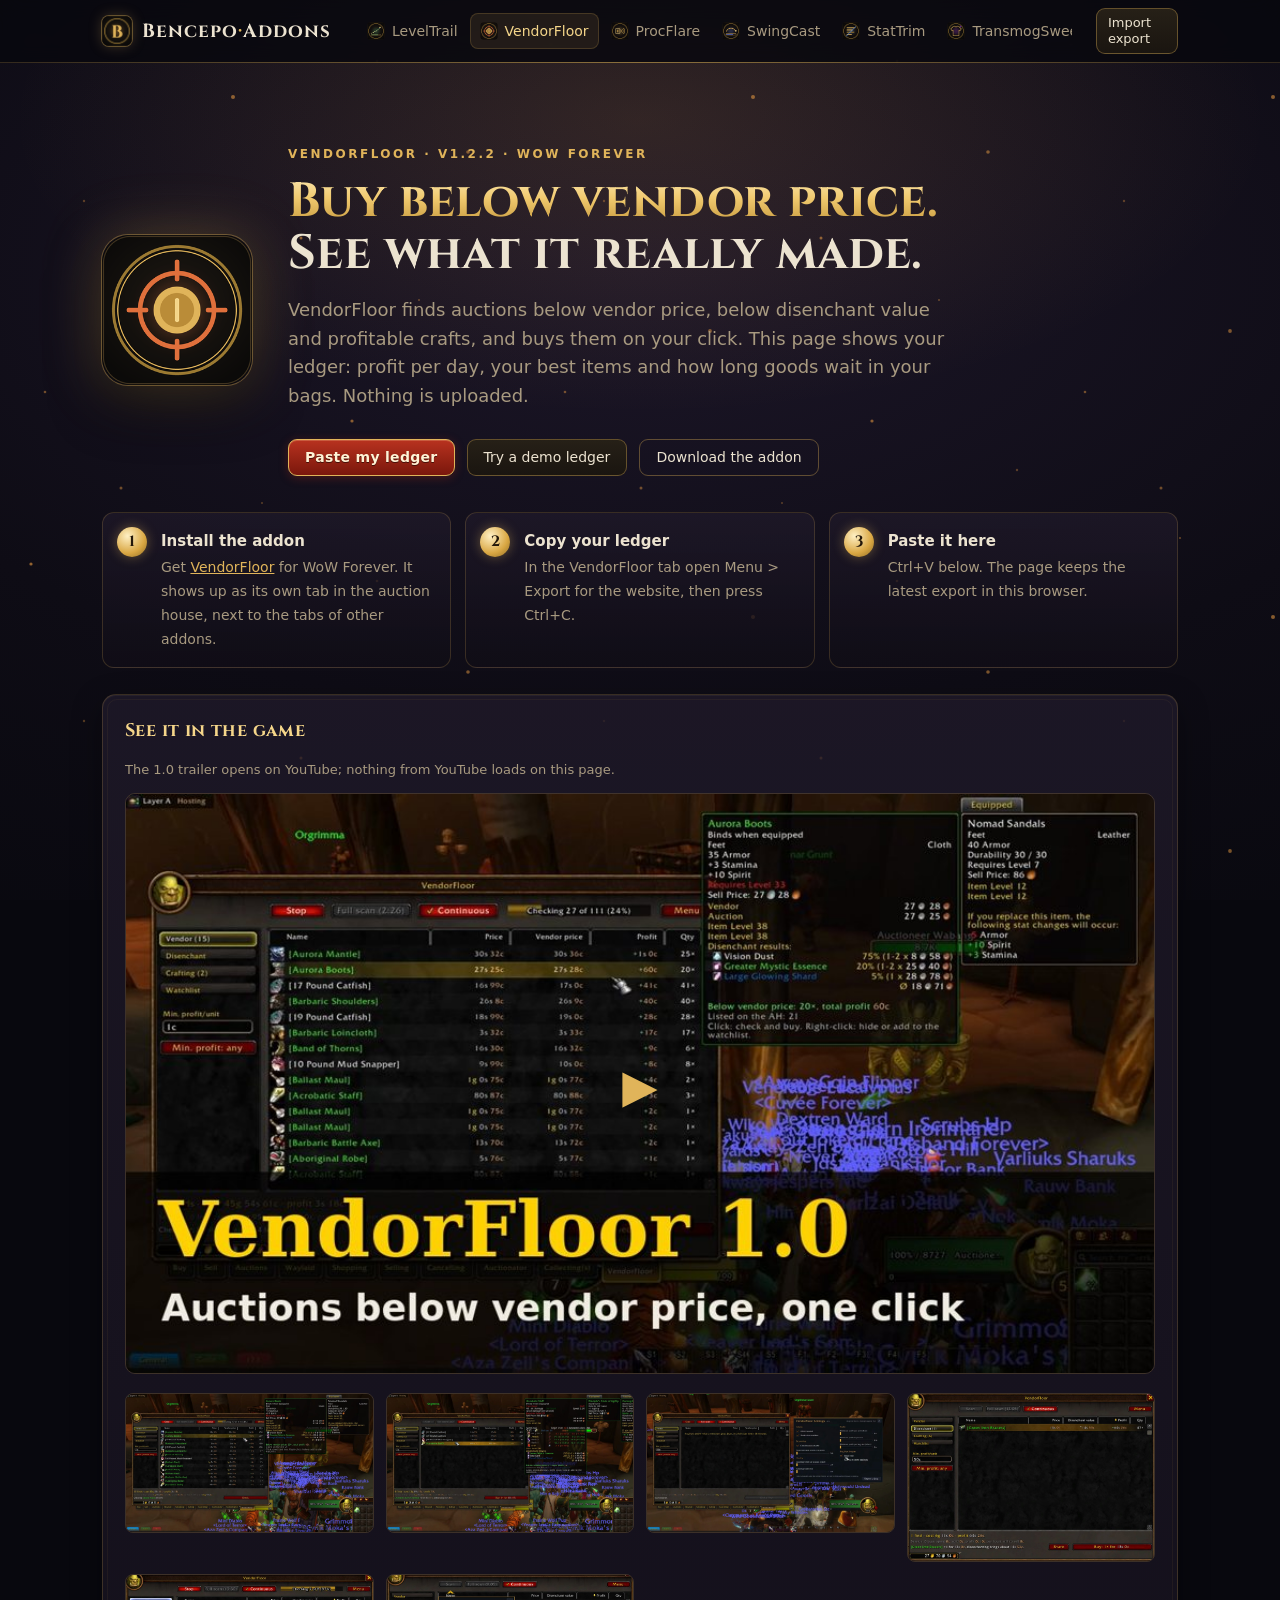
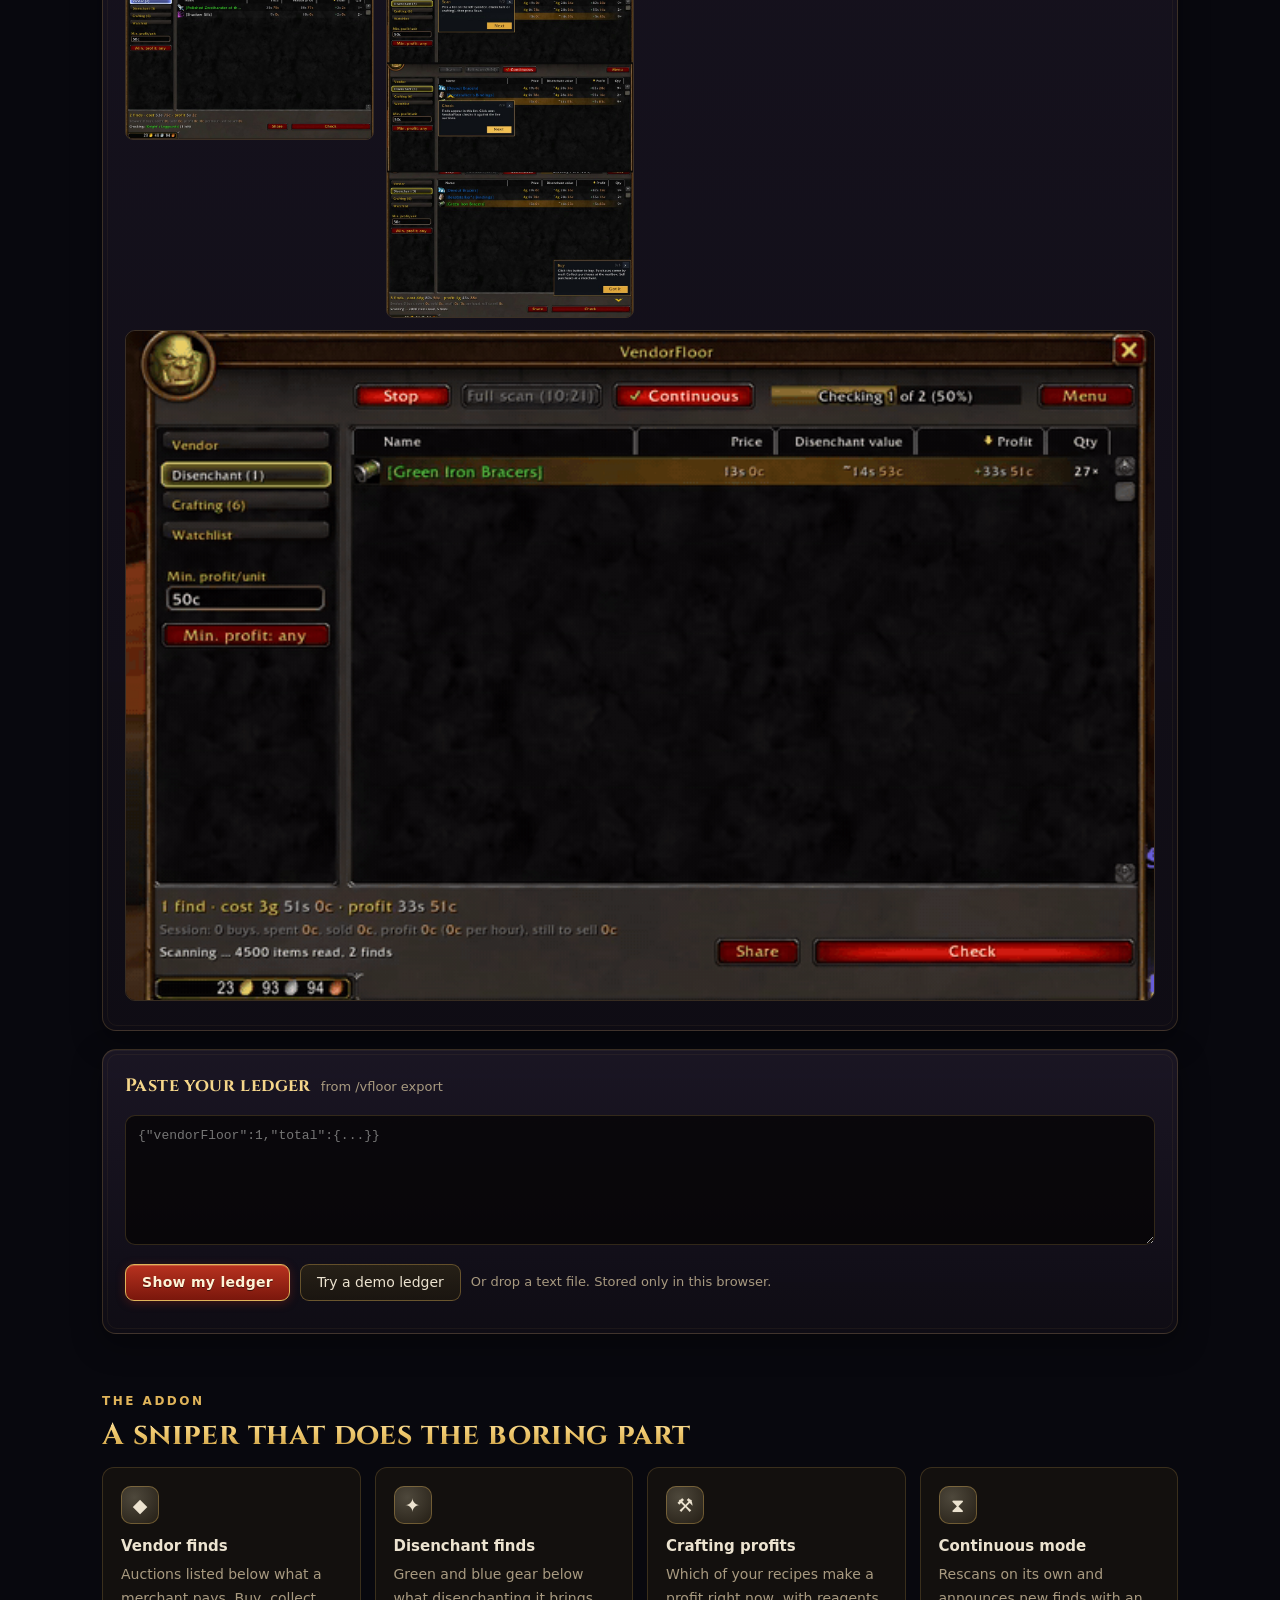
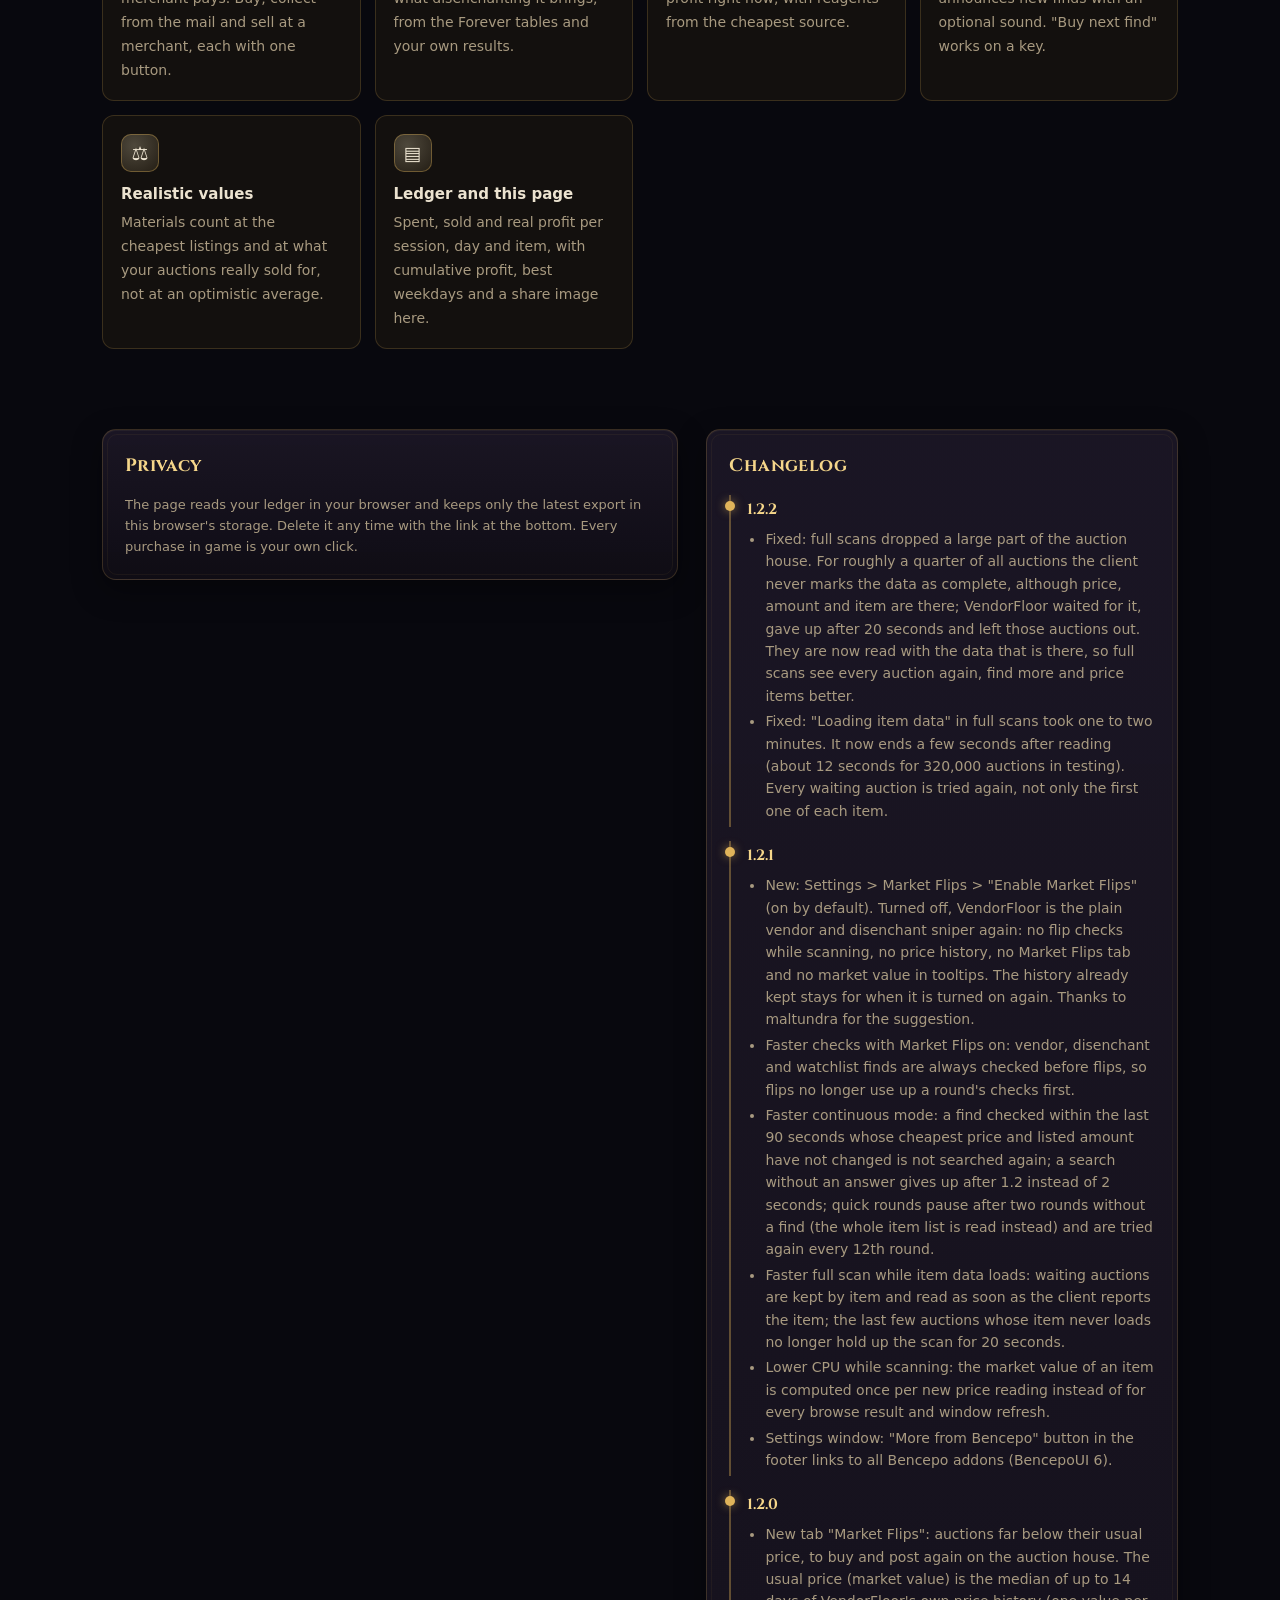
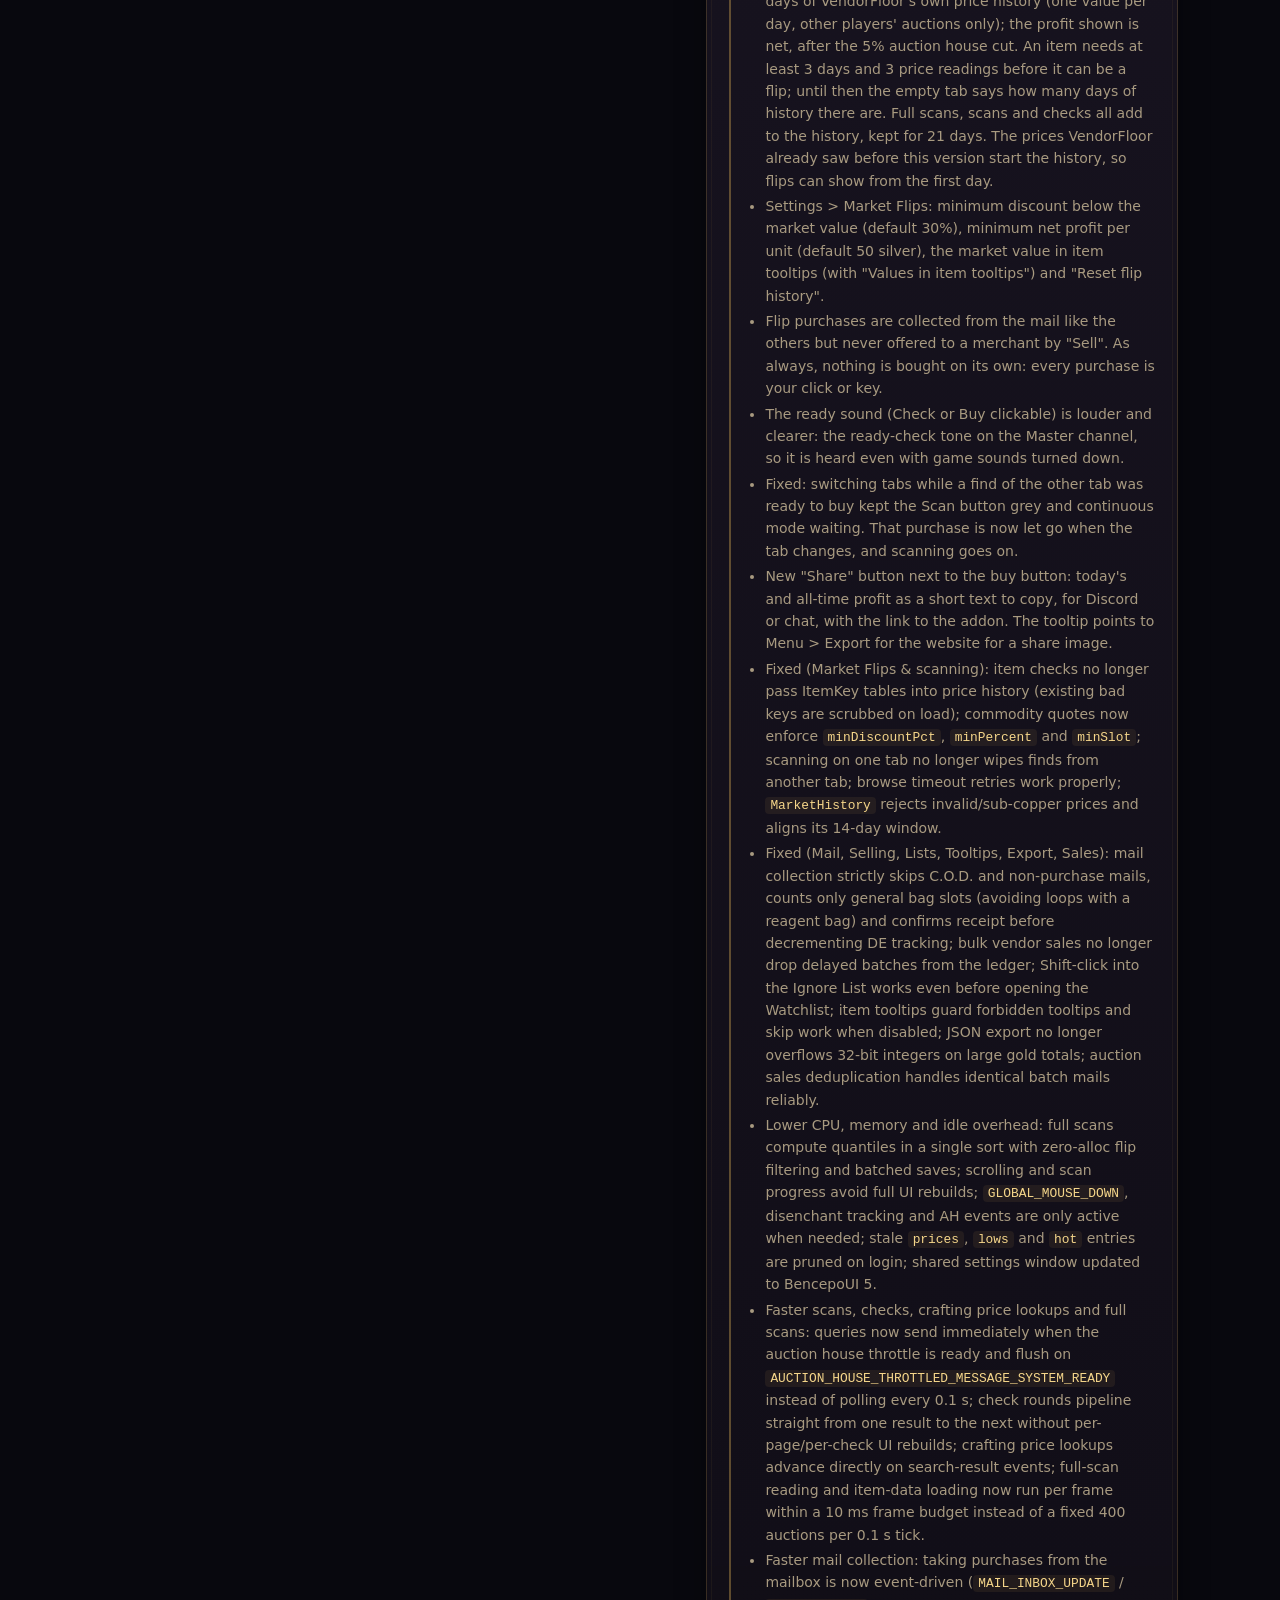
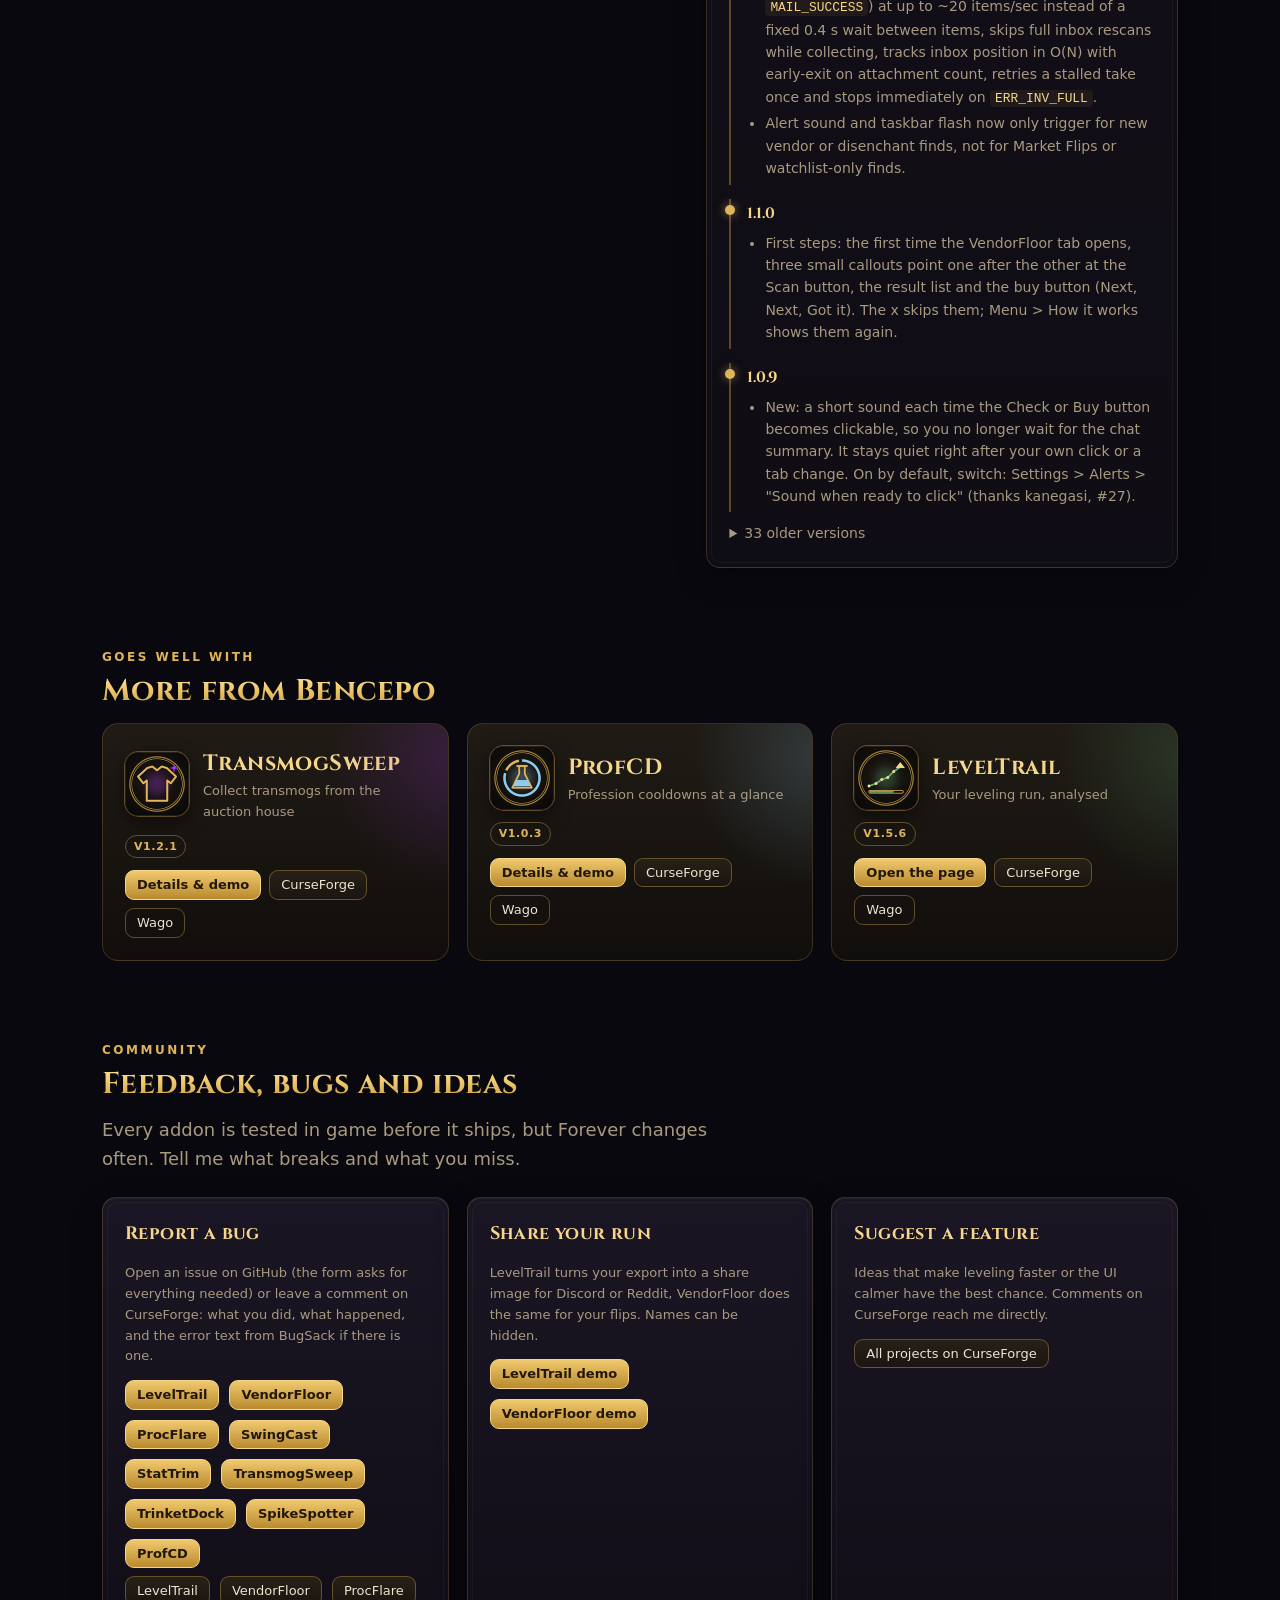
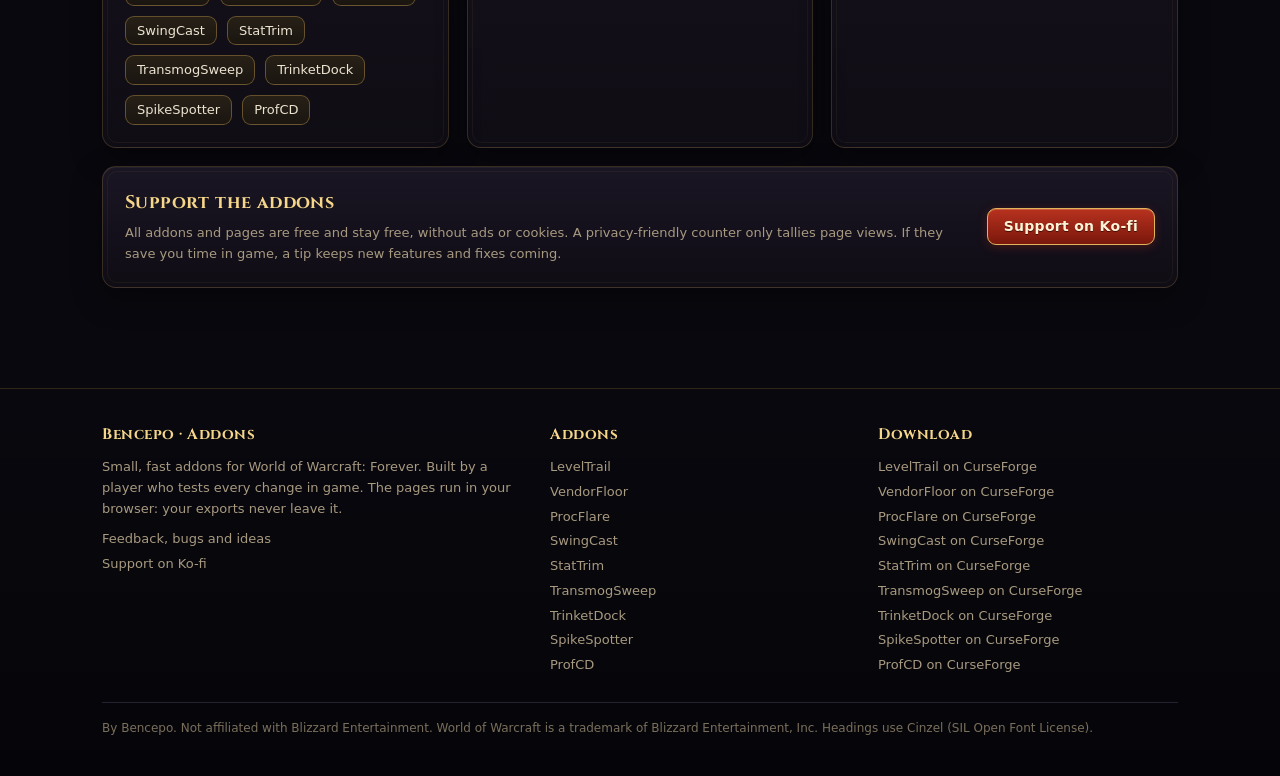
<file: vendorfloor/index.html>
<!doctype html>
<html lang="en">
<head>
<meta charset="utf-8">
<meta name="viewport" content="width=device-width,initial-scale=1">
<title>VendorFloor – your auction flips below vendor price, analysed</title>
<meta name="description" content="Paste your VendorFloor ledger and see profit per day, your best items and how long goods wait until sale. WoW Forever. Runs in your browser.">
<meta property="og:title" content="VendorFloor – your flips, analysed">
<meta property="og:description" content="Profit per day, best items and time to sale for WoW Forever auction flips below vendor price.">
<link rel="icon" type="image/png" href="../assets/icons/vendorfloor-64.png">
<meta property="og:image" content="https://bencepo.github.io/assets/icons/vendorfloor-256.png">
<meta name="theme-color" content="#0b0a09">
<link rel="stylesheet" href="../assets/site.css?v=d9d7bed5">
<style>
.toolbar{display:flex;align-items:center;gap:10px;flex-wrap:wrap;padding:12px 0 0;justify-content:flex-end}
.charhead h1{font-size:40px}
.kpis{grid-template-columns:repeat(5,1fr)}
.itemtools{display:flex;gap:10px;align-items:center;margin-bottom:10px;flex-wrap:wrap}
.itemtools input{max-width:280px}
@media (max-width:860px){.kpis{grid-template-columns:repeat(2,1fr)}}
</style>
</head>
<body>
<!--@header--><header class="top"><div class="wrap">
  <a class="brand" href="../"><img src="../assets/icons/bencepo-64.png" alt=""><span class="bt">Bencepo<b>·</b>Addons</span></a>
  <nav class="nav"><a href="../leveltrail/"><img src="../assets/icons/leveltrail-64.png" alt=""><span>LevelTrail</span></a><a href="../vendorfloor/" class=on><img src="../assets/icons/vendorfloor-64.png" alt=""><span>VendorFloor</span></a><a href="../procflare/"><img src="../assets/icons/procflare-64.png" alt=""><span>ProcFlare</span></a><a href="../swingcast/"><img src="../assets/icons/swingcast-64.png" alt=""><span>SwingCast</span></a><a href="../stattrim/"><img src="../assets/icons/stattrim-64.png" alt=""><span>StatTrim</span></a><a href="../transmogsweep/"><img src="../assets/icons/transmogsweep-64.png" alt=""><span>TransmogSweep</span></a><a href="../trinketdock/"><img src="../assets/icons/trinketdock-64.png" alt=""><span>TrinketDock</span></a><a href="../spikespotter/"><img src="../assets/icons/spikespotter-64.png" alt=""><span>SpikeSpotter</span></a><a href="../profcd/"><img src="../assets/icons/profcd-64.png" alt=""><span>ProfCD</span></a></nav>
  <div class="spacer"></div>
  <a class="btn sm" href="../#import">Import export</a>
</div></header><!--/@header-->
<div class="wrap toolbar"><button id="addBtn" class="hidden sm">Paste a newer export</button></div>

<main class="wrap">
  <div id="intro">
  <section class="hero addonhero">
    <img class="heroicon" src="../assets/icons/vendorfloor-256.png" alt="VendorFloor">
    <div>
      <div class="eyebrow">VendorFloor · <!--@version-->v1.2.2<!--/@version--> · WoW Forever</div>
      <h1><span class="goldtext">Buy below vendor price.</span><br>See what it really made.</h1>
      <p class="lead">VendorFloor finds auctions below vendor price, below disenchant value and profitable crafts, and buys them on your click. This page shows your ledger: profit per day, your best items and how long goods wait in your bags. Nothing is uploaded.</p>
      <div class="ctas"><a class="btn primary" href="#importBox">Paste my ledger</a><button id="demoBtn2">Try a demo ledger</button><a class="btn ghost" href="https://www.curseforge.com/wow/addons/vendorfloor" target="_blank" rel="noopener">Download the addon</a></div>
    </div>
  </section>
  <div class="steps">
    <div class="step"><b>Install the addon</b><span>Get <a href="https://www.curseforge.com/wow/addons/vendorfloor" target="_blank" rel="noopener">VendorFloor</a> for WoW Forever. It shows up as its own tab in the auction house, next to the tabs of other addons.</span></div>
    <div class="step"><b>Copy your ledger</b><span>In the VendorFloor tab open Menu &gt; Export for the website, then press Ctrl+C.</span></div>
    <div class="step"><b>Paste it here</b><span>Ctrl+V below. The page keeps the latest export in this browser.</span></div>
  </div>
  <section class="card" style="margin-top:22px">
    <h2>See it in the game</h2>
    <p class="small">The 1.0 trailer opens on YouTube; nothing from YouTube loads on this page.</p>
    <a href="https://youtu.be/_CKO9z5iTYE" target="_blank" rel="noopener" style="position:relative;display:block;margin-top:12px"><img src="../assets/video/vendorfloor-trailer.jpg" alt="VendorFloor 1.0 trailer" loading="lazy" style="width:100%;border-radius:10px;border:1px solid var(--line)"><span class="play" style="position:absolute;left:50%;top:50%;transform:translate(-50%,-50%);font-size:46px">▶</span></a>
    <div style="display:grid;grid-template-columns:repeat(auto-fit,minmax(220px,1fr));gap:12px;margin-top:12px">
      <img src="../media/vendorfloor/finds.jpg" alt="Finds below vendor price in the VendorFloor tab" loading="lazy" style="width:100%;border-radius:8px;border:1px solid var(--line)">
      <img src="../media/vendorfloor/tooltip.jpg" alt="Vendor, auction and disenchant values in the tooltip" loading="lazy" style="width:100%;border-radius:8px;border:1px solid var(--line)">
      <img src="../media/vendorfloor/settings.jpg" alt="VendorFloor settings window" loading="lazy" style="width:100%;border-radius:8px;border:1px solid var(--line)">
      <img src="../media/vendorfloor/disenchant-buy.jpg" alt="A disenchant find ready to buy" loading="lazy" style="width:100%;border-radius:8px;border:1px solid var(--line)">
      <img src="../media/vendorfloor/vendor-check.jpg" alt="Continuous mode checking vendor finds" loading="lazy" style="width:100%;border-radius:8px;border:1px solid var(--line)">
      <img src="../media/vendorfloor/first-steps.jpg" alt="First steps: Scan, Check, Buy" loading="lazy" style="width:100%;border-radius:8px;border:1px solid var(--line)">
    </div>
    <img src="../media/vendorfloor/demo.gif" alt="Continuous mode: check and buy one find after another" loading="lazy" style="width:100%;border-radius:10px;border:1px solid var(--line);margin-top:12px">
  </section>
  </div>

  <section class="card dropzone" id="importBox">
    <h2>Paste your ledger <span class="small">from /vfloor export</span></h2>
    <textarea id="paste" placeholder='{"vendorFloor":1,"total":{...}}' spellcheck="false"></textarea>
    <div class="row" style="margin-top:12px">
      <button class="primary" id="importBtn">Show my ledger</button>
      <button id="demoBtn">Try a demo ledger</button>
      <span class="small">Or drop a text file. Stored only in this browser.</span>
    </div>
    <div class="msg" id="msg"></div>
  </section>

  <div id="view"></div>

  <div id="introMore">
    <section class="section">
      <div class="eyebrow">The addon</div>
      <h2 class="goldtext">A sniper that does the boring part</h2>
      <div class="features">
        <div class="feat reveal"><div class="fi">◆</div><b>Vendor finds</b><span>Auctions listed below what a merchant pays. Buy, collect from the mail and sell at a merchant, each with one button.</span></div>
        <div class="feat reveal"><div class="fi">✦</div><b>Disenchant finds</b><span>Green and blue gear below what disenchanting it brings, from the Forever tables and your own results.</span></div>
        <div class="feat reveal"><div class="fi">⚒</div><b>Crafting profits</b><span>Which of your recipes make a profit right now, with reagents from the cheapest source.</span></div>
        <div class="feat reveal"><div class="fi">⧗</div><b>Continuous mode</b><span>Rescans on its own and announces new finds with an optional sound. "Buy next find" works on a key.</span></div>
        <div class="feat reveal"><div class="fi">⚖</div><b>Realistic values</b><span>Materials count at the cheapest listings and at what your auctions really sold for, not at an optimistic average.</span></div>
        <div class="feat reveal"><div class="fi">▤</div><b>Ledger and this page</b><span>Spent, sold and real profit per session, day and item, with cumulative profit, best weekdays and a share image here.</span></div>
      </div>
    </section>
    <section class="section">
      <div class="split">
        <div class="panel reveal"><h2>Privacy</h2><p class="small" style="margin:0">The page reads your ledger in your browser and keeps only the latest export in this browser's storage. Delete it any time with the link at the bottom. Every purchase in game is your own click.</p></div>
        <div class="panel reveal"><h2>Changelog</h2><!--@changelog--><div class="changelog"><div class="cl"><b>1.2.2</b><ul><li>Fixed: full scans dropped a large part of the auction house. For roughly a quarter of all auctions the client never marks the data as complete, although price, amount and item are there; VendorFloor waited for it, gave up after 20 seconds and left those auctions out. They are now read with the data that is there, so full scans see every auction again, find more and price items better.</li><li>Fixed: &quot;Loading item data&quot; in full scans took one to two minutes. It now ends a few seconds after reading (about 12 seconds for 320,000 auctions in testing). Every waiting auction is tried again, not only the first one of each item.</li></ul></div><div class="cl"><b>1.2.1</b><ul><li>New: Settings &gt; Market Flips &gt; &quot;Enable Market Flips&quot; (on by default). Turned off, VendorFloor is the plain vendor and disenchant sniper again: no flip checks while scanning, no price history, no Market Flips tab and no market value in tooltips. The history already kept stays for when it is turned on again. Thanks to maltundra for the suggestion.</li><li>Faster checks with Market Flips on: vendor, disenchant and watchlist finds are always checked before flips, so flips no longer use up a round&#x27;s checks first.</li><li>Faster continuous mode: a find checked within the last 90 seconds whose cheapest price and listed amount have not changed is not searched again; a search without an answer gives up after 1.2 instead of 2 seconds; quick rounds pause after two rounds without a find (the whole item list is read instead) and are tried again every 12th round.</li><li>Faster full scan while item data loads: waiting auctions are kept by item and read as soon as the client reports the item; the last few auctions whose item never loads no longer hold up the scan for 20 seconds.</li><li>Lower CPU while scanning: the market value of an item is computed once per new price reading instead of for every browse result and window refresh.</li><li>Settings window: &quot;More from Bencepo&quot; button in the footer links to all Bencepo addons (BencepoUI 6).</li></ul></div><div class="cl"><b>1.2.0</b><ul><li>New tab &quot;Market Flips&quot;: auctions far below their usual price, to buy and post again on the auction house. The usual price (market value) is the median of up to 14 days of VendorFloor&#x27;s own price history (one value per day, other players&#x27; auctions only); the profit shown is net, after the 5% auction house cut. An item needs at least 3 days and 3 price readings before it can be a flip; until then the empty tab says how many days of history there are. Full scans, scans and checks all add to the history, kept for 21 days. The prices VendorFloor already saw before this version start the history, so flips can show from the first day.</li><li>Settings &gt; Market Flips: minimum discount below the market value (default 30%), minimum net profit per unit (default 50 silver), the market value in item tooltips (with &quot;Values in item tooltips&quot;) and &quot;Reset flip history&quot;.</li><li>Flip purchases are collected from the mail like the others but never offered to a merchant by &quot;Sell&quot;. As always, nothing is bought on its own: every purchase is your click or key.</li><li>The ready sound (Check or Buy clickable) is louder and clearer: the ready-check tone on the Master channel, so it is heard even with game sounds turned down.</li><li>Fixed: switching tabs while a find of the other tab was ready to buy kept the Scan button grey and continuous mode waiting. That purchase is now let go when the tab changes, and scanning goes on.</li><li>New &quot;Share&quot; button next to the buy button: today&#x27;s and all-time profit as a short text to copy, for Discord or chat, with the link to the addon. The tooltip points to Menu &gt; Export for the website for a share image.</li><li>Fixed (Market Flips &amp; scanning): item checks no longer pass ItemKey tables into price history (existing bad keys are scrubbed on load); commodity quotes now enforce <code>minDiscountPct</code>, <code>minPercent</code> and <code>minSlot</code>; scanning on one tab no longer wipes finds from another tab; browse timeout retries work properly; <code>MarketHistory</code> rejects invalid/sub-copper prices and aligns its 14-day window.</li><li>Fixed (Mail, Selling, Lists, Tooltips, Export, Sales): mail collection strictly skips C.O.D. and non-purchase mails, counts only general bag slots (avoiding loops with a reagent bag) and confirms receipt before decrementing DE tracking; bulk vendor sales no longer drop delayed batches from the ledger; Shift-click into the Ignore List works even before opening the Watchlist; item tooltips guard forbidden tooltips and skip work when disabled; JSON export no longer overflows 32-bit integers on large gold totals; auction sales deduplication handles identical batch mails reliably.</li><li>Lower CPU, memory and idle overhead: full scans compute quantiles in a single sort with zero-alloc flip filtering and batched saves; scrolling and scan progress avoid full UI rebuilds; <code>GLOBAL_MOUSE_DOWN</code>, disenchant tracking and AH events are only active when needed; stale <code>prices</code>, <code>lows</code> and <code>hot</code> entries are pruned on login; shared settings window updated to BencepoUI 5.</li><li>Faster scans, checks, crafting price lookups and full scans: queries now send immediately when the auction house throttle is ready and flush on <code>AUCTION_HOUSE_THROTTLED_MESSAGE_SYSTEM_READY</code> instead of polling every 0.1 s; check rounds pipeline straight from one result to the next without per-page/per-check UI rebuilds; crafting price lookups advance directly on search-result events; full-scan reading and item-data loading now run per frame within a 10 ms frame budget instead of a fixed 400 auctions per 0.1 s tick.</li><li>Faster mail collection: taking purchases from the mailbox is now event-driven (<code>MAIL_INBOX_UPDATE</code> / <code>MAIL_SUCCESS</code>) at up to ~20 items/sec instead of a fixed 0.4 s wait between items, skips full inbox rescans while collecting, tracks inbox position in O(N) with early-exit on attachment count, retries a stalled take once and stops immediately on <code>ERR_INV_FULL</code>.</li><li>Alert sound and taskbar flash now only trigger for new vendor or disenchant finds, not for Market Flips or watchlist-only finds.</li></ul></div><div class="cl"><b>1.1.0</b><ul><li>First steps: the first time the VendorFloor tab opens, three small callouts point one after the other at the Scan button, the result list and the buy button (Next, Next, Got it). The x skips them; Menu &gt; How it works shows them again.</li></ul></div><div class="cl"><b>1.0.9</b><ul><li>New: a short sound each time the Check or Buy button becomes clickable, so you no longer wait for the chat summary. It stays quiet right after your own click or a tab change. On by default, switch: Settings &gt; Alerts &gt; &quot;Sound when ready to click&quot; (thanks kanegasi, #27).</li></ul></div></div><details><summary>33 older versions</summary><div class="changelog" style="margin-top:12px"><div class="cl"><b>1.0.8</b><ul><li>The shared settings window (BencepoUI 4): the hint in its title row (&quot;drag to move …&quot;) no longer runs into the title and version; it is shortened or left out when there is no room.</li></ul></div><div class="cl"><b>1.0.7</b><ul><li>The minimap button opens the settings with a left-click, like the other Bencepo addons. Right-click shows the ledger for the website (the totals are in Menu &gt; Statistics).</li><li>The settings window (BencepoUI) is now one version for all Bencepo addons: &quot;Report a bug&quot; sits in a footer of its own, and every settings window looks and works the same, whichever addon loads first.</li></ul></div><div class="cl"><b>1.0.6</b><ul><li>Disenchant values follow new material prices at once: a check or a crafting price lookup that finds dust, essences or shards at a new price now updates the disenchant tab right away instead of after the next full scan.</li><li>Crafting prices leave your own commodity auctions out (they could pull the usual price of a reagent towards your own listing).</li><li>The minimum profit filters the list at once, in both directions: raise it and finds below it hide, lower it and they come back (they were dropped until the next scan before). The input field saves the new value while you type, without Enter, and a click anywhere else ends the input; Escape undoes the change. The crafting tab and the percent slider in the settings follow at once too.</li><li>Not enough gold no longer stops scanning: a find you cannot afford (or that the spending limit or free bag slots stop) is let go at once with a note in the status line, and continuous mode goes on. The find stays in the list; stackable goods were dropped from it before. A find ready to buy that nobody clicks is let go after 20 seconds in continuous mode too.</li><li>Purchases confirmed only by the chat line now count for quick rounds too, like all other purchases.</li><li>English only: the German translation is removed, VendorFloor shows the same English texts on every client.</li><li>The minimap tooltip points to the settings instead of a chat command.</li><li>Code cleanup, no change in how VendorFloor scans or buys.</li></ul></div><div class="cl"><b>1.0.5</b><ul><li>The disenchant basket works from a macro: <code>/click VendorFloorBasketButton</code> disenchants the next basket item, whatever the &quot;cast on key down&quot; setting says. The button now casts Disenchant on the bag slot directly instead of running a macro of its own.</li></ul></div><div class="cl"><b>1.0.4</b><ul><li>New icon in the addon list and on the minimap button, part of the new Bencepo logo family.</li></ul></div><div class="cl"><b>1.0.3</b><ul><li>&quot;Internal auction error&quot; no longer stops a purchase. WoW Forever&#x27;s auction house sends it with purchases that go through: VendorFloor now waits two seconds for the confirmation, takes the red line off the screen, and counts the purchase as failed only if no confirmation comes.</li><li>A purchase the auction house really refuses (e.g. the auction was sold a moment before) is not the end: VendorFloor tries the next auction of the same item at once.</li><li>Hot deals: a find checked in the last 15 seconds is bought on the first click, without searching again. The auction keeps its price, so you never pay more; if it was sold meanwhile, the next auction of the item is tried.</li><li>Faster buying: VendorFloor goes on the moment the auction house confirms a purchase instead of waiting. A single auction bought needs no new search, and the next find is ready at once when it was checked in the last 15 seconds: one click per purchase.</li><li>Finds that turn out gone are skipped on the way.</li><li>An empty answer from the auction house is asked once more before a find counts as gone.</li><li>Alt+click on a find: a bug report to copy, with the find, the purchase state and the purchase log.</li><li>Quick rounds learn from finds and purchases: items found often, above all those whose finds were gone again within two minutes (someone else was faster), and items that earned you the most are checked first (fading over 30 days), gear included, in the exact variants you bought before. Purchases from before this version count too: they come from the ledger kept for the website.</li><li>Continuous mode goes on one second after a purchase instead of five, and the pause between rounds can be set down to one second.</li><li>Menu &gt; Purchase log: what happened during the last purchases, ready to copy into a bug report (Report a bug in the settings).</li><li>Checks no longer hang (&quot;Checking 3 of 4&quot;): a scan whose next page never comes ends after 8 seconds, a find made ready to buy is let go after 20 seconds without a click, and a watchdog frees the check queue after 30 seconds without progress.</li><li>A find whose auctions the auction house keeps refusing as gone is dropped after three tries instead of being tried auction by auction.</li></ul></div><div class="cl"><b>1.0.2</b><ul><li>&quot;Your auctions&quot; counts again: sales and expired auctions are now read from the mailbox (the invoice of each sale, the &quot;Auction expired&quot; mail), since the game hides the chat lines about them from addons. Statistics update when you open the mailbox, and sales made while you were offline count too. Each mail is counted once.</li></ul></div><div class="cl"><b>1.0.1</b><ul><li>Fixed Lua errors &quot;attempt to index local &#x27;msg&#x27; (a secret string value)&quot;: the game now hides some chat and error lines from addons. VendorFloor skips those instead of reading them. Purchases are still recorded through the auction house events; sales and expired auctions were no longer counted until 1.0.2.</li></ul></div><div class="cl"><b>1.0.0</b><ul><li>VendorFloor is now a tab of the auction house window, next to Buy, Sell and Auctions, instead of a separate window beside it. The tab is added with LibAHTab, the library Auctionator uses too: the tabs of all addons stay visible in one row, and Blizzard&#x27;s tab list is left alone (changing it would taint your bags).</li><li>Laid out like the auction house&#x27;s own tabs: scan buttons on top, the lists (Vendor, Disenchant, Crafting) and the profit filters on the left like Blizzard&#x27;s categories, the result list with column headers (price, value, profit, quantity) on the right, the buy button bottom right. Blizzard buttons, input field and insets, title in the window&#x27;s title bar. Your gold stays visible below it.</li><li>Column headers in Blizzard&#x27;s style; click one to sort by name, price, value, profit or quantity, click again to reverse. The buy button follows the order shown.</li><li>The menu opens as Blizzard&#x27;s context menu and no longer slides under the list.</li><li>Watchlist: a fourth list for items you want at or below a price of your own, optionally up to a number of units (done, it leaves the list). Add items in Menu &gt; Watchlist or &quot;Edit watchlist&quot; (shift-click an item into the field). &quot;Scan&quot; on this list searches each watched item; normal and full scans fill it too. Watchlist purchases are collected from the mail but never sold to a merchant.</li><li>Name suggestions while typing (from the third letter) in the watchlist and ignore list: items VendorFloor has seen in the auction house, your purchases and your bags. Up/Down to choose, Tab or Enter to take one. The list is built in small steps so the game does not stutter.</li><li>Ignore list as a window (Menu &gt; Ignore list): every hidden item with a button to show it again, or all at once; items can be hidden by name there too. No chat command needed any more.</li><li>Scroll bar on the result list.</li><li>Spending limit per session and bag slots to keep free (settings, both off by default). Purchases still in the mail count as taken slots until you visit the mailbox.</li><li>Right-click on a find opens a small menu: hide the item, or add it to the watchlist with its price filled in. Before, a right-click hid the item at once.</li><li>Settings: minimap button on or off, and &quot;Forget unsold purchases&quot; (with a confirmation).</li><li><code>/vfloor help</code> only lists the three commands left (<code>/vfloor</code>, <code>buy</code>, <code>options</code>); everything else is in the window. The old commands still work.</li><li>&quot;Your disenchants&quot; and &quot;Your auctions&quot; show item names instead of bare item IDs: items the game has not loaded yet are requested and the window fills in. Both windows in Blizzard&#x27;s dialog look.</li><li>Optional: disenchant value, latest auction price and watchlist limit in item tooltips (settings, off by default).</li><li>New setting &quot;Small tab&quot;: the VendorFloor tab only as wide as its text, so more addon tabs fit in one row. Until you set it, it follows Auctionator&#x27;s &quot;Small tabs&quot;.</li><li>The auction house opens on the tab you used last: leave it on VendorFloor and it is there right away next time.</li><li>Away from the auction house (crafting button in a profession window) VendorFloor still opens as a window of its own.</li><li>No longer tied to Auctionator: works with any or no other auction addon.</li><li>The &quot;Craft profits&quot; button sits above the profession window now. Below it, it could cover the &quot;Create&quot; button so that only &quot;Create All&quot; worked.</li></ul></div><div class="cl"><b>0.9.3</b><ul><li>Full scan works again. The request went out while a search was still under way, and the auction house drops such a request without an answer. VendorFloor now sends it once the auction house is free and sends it again if it is dropped.</li><li>The full scan button can be clicked while a scan is running: the click stops the scan, continuous mode picks up again after the full scan.</li><li>When a full scan cannot start, the status line says why.</li></ul></div><div class="cl"><b>0.9.2</b><ul><li>Full scan fixed for real: the auction house only answers a full scan started by a click. Continuous mode started it on its own, so the request was silently ignored and the scan hung on &quot;waiting&quot;. Continuous mode now leaves the full scan to you: the button lights up when one is allowed. An unanswered full scan no longer blocks the button for 15 minutes.</li><li>Merchant sales are only counted for items you sell (right-click or drop on the merchant), not for items split, moved or destroyed while the merchant is open.</li><li>Mail collection also uses the free slots of the reagent bag.</li><li>Disenchant purchases are counted down correctly when collected from the mail.</li><li>Own-auction chat lines with positional placeholders (other client languages) are recognised.</li><li>Ledger page: losing days hang below the zero line in the share image; the &quot;Fastest sellers&quot; bars match their labels.</li><li>Several guards against missing game APIs and early calls.</li></ul></div><div class="cl"><b>0.9.1</b><ul><li>Full scan works next to Auctionator again. The auction house allows one full scan every 15 minutes for everyone: when Auctionator (its full scan or autoscan) had just used it, the auction house ignored VendorFloor&#x27;s request and the full scan waited 10 minutes for nothing. VendorFloor now reads the auction list of any full scan that arrives, also one Auctionator started, and gives up after 90 seconds instead of 10 minutes.</li><li>New &quot;Report a bug&quot; button in the settings window: shows the link to the issue page, ready to copy with Ctrl+C.</li></ul></div><div class="cl"><b>0.9.0</b><ul><li>Settings in a window of their own instead of a page in the game&#x27;s options: drag it anywhere, it stays open while you play and every change applies at once. Open it from the menu (Settings) or with <code>/vfloor options</code>; Options &gt; AddOns &gt; VendorFloor only points to it.</li></ul></div><div class="cl"><b>0.8.6</b><ul><li>Brighter icon that stays readable on the round minimap button.</li></ul></div><div class="cl"><b>0.8.5</b><ul><li>New icon: a gold coin in a sniper reticle, for the minimap button and the addon list.</li></ul></div><div class="cl"><b>0.8.4</b><ul><li>Less work outside the auction house: casting spells no longer reads the bags (only Disenchant does, and not in combat); looting no longer rescans the bags for the purchase tracker or an empty disenchant basket. Sales at a merchant are still counted.</li><li>The window redraws at most ten times a second while item data loads during a scan, and its buttons no longer rebuild their frame on every hover.</li><li>Closing the auction house now also ends a running scan, check or quote and frees the full scan&#x27;s auction list.</li></ul></div><div class="cl"><b>0.8.3</b><ul><li>Full scans on a client with an empty item cache (a fresh install, or a client language you play for the first time: the cache is kept per language) found almost nothing, because most items had not loaded within 30 seconds. The scan now asks for each item once and keeps waiting as long as items keep arriving, up to 3 minutes.</li><li>Normal scans also pick up items whose data arrives later.</li></ul></div><div class="cl"><b>0.8.2</b><ul><li>The disenchant basket is its own small window now, not a button on the mail window. It only appears for characters that can disenchant, and only when new disenchant purchases arrive in your bags, or when you open it by hand (Menu &gt; Disenchant basket). It closes when it is empty or with its x, and you can drag it anywhere.</li></ul></div><div class="cl"><b>0.8.1</b><ul><li>Removed fallbacks for old clients (bags, addon info) and the spare minimap button that was only used without LibDBIcon.</li><li>Code check with LuaLS and the WoW API annotations runs with every change.</li></ul></div><div class="cl"><b>0.8.0</b><ul><li>Disenchant basket: items bought on the disenchant tab go into a basket. At the mailbox a &quot;Disenchant basket&quot; button appears below &quot;Collect purchases&quot;: each click disenchants the next item, no cursor, no searching the bags. It also works on a key (Key Bindings &gt; AddOns &gt; VendorFloor), anywhere, not only at the mailbox. Every disenchant is still one click or key press. In combat the button does nothing.</li><li>Vendor purchases that land in the reagent bag (profession bag) when collected from the mail are now sold at the merchant like the rest.</li><li>An auction the auction house refuses to sell (&quot;Internal auction error&quot;) is no longer offered again and again: each auction is bid on once, then the next one is checked.</li></ul></div><div class="cl"><b>0.7.0</b><ul><li>First release out of beta.</li><li>While a full scan runs, the window says what is happening and that the first finds appear in about a minute, instead of an empty list.</li><li>The progress bar shows &quot;loading item data&quot; in the second half of a full scan instead of &quot;waiting for the auction house&quot;.</li><li>&quot;1 find&quot; and &quot;1 craft with profit&quot; instead of &quot;1 finds&quot; and &quot;1 crafts&quot;; no stray comma before the profession list.</li><li>The disenchant tab explains where its values come from (WoW Forever tables and your own results).</li><li>New addon description in the addon list and in addon managers.</li></ul></div><div class="cl"><b>0.6.4-beta</b><ul><li>Now also on Wago Addons.</li><li>Own minimap and addon list icon.</li><li>Own auctions: a buyer or an expiry is counted for the oldest auction without a buyer yet, so expired auctions are no longer missed after a sale.</li><li>Automated tests (busted) for prices, minimum profit, disenchant values and own auctions run with every change.</li></ul></div><div class="cl"><b>0.6.3-beta</b><ul><li>Minimum profit in percent right in the window: click for more, right-click for less. It also hides finds that are already listed.</li><li>New Menu button: statistics, your disenchants, your auctions, export and settings, without chat commands.</li><li>Wands made by enchanters are no longer offered as disenchant finds; an item the game refuses to disenchant is remembered and hidden too.</li><li>The saved finds follow every quick scan, check and purchase, not only the full scan: the next visit no longer starts with finds that are long gone, and new finds from quick scans are kept.</li><li>Every checked item updates its stored price (median and cheapest listings), so prices stay fresh between full scans.</li><li>The tooltip of a disenchant find says whether its value comes from your own disenchants or from the general table.</li></ul></div><div class="cl"><b>0.6.2-beta</b><ul><li>VendorFloor learns from your own disenchants: it records what each item gave you, and after 3 disenchants of an item (or 5 of the same kind and item level) it values finds by your real results instead of the general table.</li><li>New command /vfloor de shows your recorded disenchant results.</li><li>VendorFloor records your own auctions (also when posted with Auctionator): how long until a buyer is found, the price that sold and how many expire. Disenchant materials and crafted items are valued at the price that really sold and by the share that sells. /vfloor sales shows it.</li></ul></div><div class="cl"><b>0.6.1-beta</b><ul><li>Much faster buying of gear finds (disenchant tab, gear in the vendor tab): a purchase check that gets no answer gives up after 5 instead of 15 seconds, tries the plain item key right away, and remembers per item which key works.</li><li>Each tab scans for itself: &quot;Scan&quot; on the disenchant tab reads only green and blue weapons and armor, the vendor tab only looks for vendor finds (lighter on the frame rate). The crafting tab gets a &quot;Prices&quot; button: one search per reagent and product of your recipes, the current price goes into the price history. Continuous mode follows the tab shown; full scans still fill every tab.</li><li>Realistic material prices: disenchant values and crafting use the price of the cheapest listings (the price a sale has to beat, or the price you buy at) instead of the median, which was too optimistic (a shard valued at 25s that sells for 22s).</li><li>Disenchant values now follow the WoW Forever table: rows by the level required to equip the item (not its item level), the same row for green and blue items, a shard chance of about 4% for greens. Before, the Classic table by item level gave values one band too high or too low.</li><li>Disenchant finds are grouped by item: all levels and suffixes of an item are one row (they disenchant the same). Buying tries the cheapest variant first, then the next.</li><li>Disenchant finds show their disenchant value (&quot;DE ~13s 19c&quot;) instead of a vendor price in the list, the status line and chat.</li><li>Items bought on the disenchant tab can be taken out of the mail with &quot;Collect purchases&quot; as well.</li><li>Removed the market tab and posting: too many questionable finds and checks. Price history stays (disenchant materials, crafting).</li><li>Disenchant tab between full scans: normal scans and quick rounds also find gear below its disenchant value (with the prices stored by earlier full scans).</li><li>The finds of the last full scan (up to an hour old) are back when you open the auction house again, so the tabs are not empty until the next full scan is allowed. They are checked when you click them.</li><li>At most 150 checks per round, the most promising first; the rest follow in the next round.</li><li>Sound and taskbar flash once per round (at most once a minute) instead of per find; the check counter counts up correctly.</li><li>Quieter chat: no line per find any more, one line per round with the new finds per tab (sound and taskbar flash stay).</li></ul></div><div class="cl"><b>0.6.0-beta</b><ul><li>New tab <b>Crafting</b>: which of your learned recipes make a profit right now. Product value: auction house after the 5% cut or a merchant, whichever is more; reagents: auction house or merchant, whichever is cheaper. Recipes are read when a profession window is open (a &quot;Craft profits&quot; button there opens the tab), merchant prices of reagents when a merchant window is open, auction prices come from full scans. <code>/vfloor craft</code> lists the best ten in chat.</li></ul></div><div class="cl"><b>0.5.0-beta</b><ul><li>Three tabs, never mixed: <b>Vendor</b> (below what a merchant pays), <b>Market</b> (far below the usual price, to sell again on the auction house) and <b>Disenchant</b> (green and blue weapons and armor below what disenchanting them brings).</li><li>Price history: every full scan stores the usual price of each item (median, last 14 days). The market tab uses it; it gets better with every day of full scans.</li><li>Disenchant values after the Classic disenchant tables, with the materials at their usual price (an estimate: WoW Forever may differ).</li><li>Posting: in the market tab a &quot;Post&quot; button puts the next item bought there on the auction house for 24 hours, just under its usual price and never below cost plus the minimum profit. One auction per click. Sales come from the seller mails and go into the ledger.</li><li>Minimum profit in percent and per bag slot (whole auction), for all tabs: <code>/vfloor percent 20</code>, <code>/vfloor slot 10s</code>, also in the settings.</li><li>Quick rounds: items found below vendor price before are kept on a watch list; continuous mode checks the most frequent of them one by one (two quick rounds, then one full item list), and runs a full scan whenever one is allowed. <code>/vfloor quick</code> starts one by hand.</li><li>Taskbar flash on new finds while the game is in the background (<code>/vfloor flash</code>, settings).</li><li>New look: flat dark window in the colours of the web page, gold accents, flat buttons (also at the mailbox and merchant), a &quot;Continuous&quot; switch, zebra rows and a clearer progress bar. Larger text throughout; the buy button shows its amounts in dark text so they stay readable on gold.</li><li>Fix: single items (e.g. bags) could show hundreds of units for one auction, with a unit price below 1 copper and a huge fake profit. Units per auction are now capped at the stack size, and prices below 1 copper per unit are ignored.</li><li>Fixed: the &quot;Sell purchases&quot; button at a merchant (and &quot;Collect purchases&quot; at the mailbox) could appear as an empty red bar without its text until the bags changed.</li><li>Minimap button (LibDBIcon, so minimap button collectors can take it): left-click opens the ledger export (at the auction house: the window), right-click prints the totals, the tooltip shows today&#x27;s and the total profit. Drag to move, <code>/vfloor minimap</code> hides or shows it. VendorFloor also appears in the game&#x27;s addon menu next to the minimap.</li><li>Continuous mode: between two rounds the scan button shows &quot;Stop (12)&quot; with the seconds to the next round, so it is clear the loop is running. While a round, the checks or the loop run, the button stays pressed in. A click stops it.</li><li>Fixed: the arrow between auction and vendor price showed as an empty box.</li><li>Progress bar shows its text: percent of the full scan, &quot;checking 12 of 40 (30 %)&quot;, or the auctions read so far.</li><li>Fixed: after a purchase the round could stop with &quot;Bought.&quot; and a half-full bar, because the auction house kept reporting that it was not ready for the next query. Such a query is now sent anyway after 10 seconds. <code>/vfloor debug</code> prints the internal state if it still happens.</li><li>Sales by other addons count: bought items sold at a merchant in any way (for example by an addon that sells grey items automatically) now go into the ledger. VendorFloor counts them from the bags.</li><li>Faster checks: a check waits 3 instead of 6 seconds for an answer, and a find that stays silent twice (sold out meanwhile) is skipped for 30 minutes instead of being checked every round.</li><li>Fewer useless checks: an item checked without a buyout below the vendor price (for example one with bid-only auctions) is skipped for 30 minutes, unless a cheaper listing appears.</li></ul></div><div class="cl"><b>0.4.0-beta</b><ul><li>Ledger per day and per item: spending, sales and real profit per calendar day (last 120 days), and per item how many were bought and sold and how long they waited until the sale.</li><li><code>/vfloor export</code>: the ledger as text to copy into the new web page https://bencepo.github.io/vendorfloor/ (profit per day, best items, holding time). Nothing is uploaded; the page runs in your browser.</li><li>LevelTrail, if installed, shows your VendorFloor profit next to your gold curve and per play session.</li></ul></div><div class="cl"><b>0.3.0-beta</b><ul><li>Full scan: reads every auction of the auction house at once (allowed every 15 minutes). Each auction comes with its buyout, so finds appear complete and without checking each item. Between full scans the normal rounds keep running.</li><li>Collect purchases: a button at the mailbox takes the items VendorFloor bought out of the auction house mail.</li><li>Sell purchases: a button at a merchant sells them, at most as many as VendorFloor bought, so items of your own stay.</li><li>Ledger counts sales and the profit they really made, profit per hour and what is still to sell. <code>/vfloor stats</code> shows the totals, <code>/vfloor forget</code> clears the purchases still to sell.</li><li>Progress bar for full scans and checks, and a summary line with the cost and profit of the whole list.</li></ul></div><div class="cl"><b>0.2.2-beta</b><ul><li>Faster checking: results the auction house already holds are read at once instead of after a 15 second wait.</li><li>Fewer lost finds: a check without an answer is tried again later instead of dropping the find, and several variants of one item (e.g. &quot;of the Bear&quot;, &quot;of the Monkey&quot;) whose data is still loading are all kept.</li><li>Stackable goods appear in the list right after the scan; the check then counts the units below vendor price (&quot;?×&quot; until then).</li><li>Single items are checked first, best potential profit first.</li></ul></div><div class="cl"><b>0.2.1-beta</b><ul><li>Fixed: the window failed to open with &quot;attempt to index upvalue &#x27;L&#x27;&quot; when the texts file had not been loaded. VendorFloor now falls back to English texts.</li></ul></div><div class="cl"><b>0.2.0-beta.2</b><ul><li>English interface; German when the game client is German.</li><li>Key binding &quot;Buy next find&quot; (Options &gt; Keybindings &gt; AddOns) and <code>/vfloor buy</code>: each press checks or buys the best find.</li><li>Stackable goods are checked before they are listed, so the list shows how many units are really below vendor price.</li><li>Each row shows the total profit and the number of units.</li><li>Right-click a find to hide that item for good. <code>/vfloor ignore list</code> and <code>/vfloor ignore clear</code>.</li><li>Settings under Options &gt; AddOns &gt; VendorFloor: alert sound, continuous mode, pause between rounds, minimum profit.</li><li>Session ledger in the window (buys, spent, vendor value, profit) and <code>/vfloor stats</code> for totals since install.</li><li>The version is shown in the window title and in <code>/vfloor help</code>.</li><li>The list is cleared when the auction house closes, since prices change in the meantime.</li></ul></div><div class="cl"><b>0.1.0-beta</b><ul><li>First release. Finds auction house listings priced below vendor value and buys them on click.</li><li>Only auctions with a buyout price are listed; bid-only auctions are ignored.</li><li>Adjustable minimum profit per unit (<code>/vfloor profit</code>).</li><li>Interface currently in German.</li></ul></div></div></details><!--/@changelog--></div>
      </div>
    </section>
    <section class="section"><div class="eyebrow">Goes well with</div><h2 class="goldtext">More from Bencepo</h2><!--@goes--><div class="addons"><div class="acard reveal" style="--glow:rgba(163,53,238,.32)">
  <div class="head"><img src="../assets/icons/transmogsweep-128.png" alt=""><div><h3>TransmogSweep</h3><div class="small">Collect transmogs from the auction house</div></div></div>
  
  <div class="meta"><span class="tag">v1.2.1</span></div>
  <div class="links"><a class="btn gold sm" href="../transmogsweep/">Details & demo</a><a class="btn sm" href="https://www.curseforge.com/wow/addons/transmogsweep" target="_blank" rel="noopener">CurseForge</a><a class="btn sm ghost" href="https://addons.wago.io/addons/transmogsweep" target="_blank" rel="noopener">Wago</a></div>
</div><div class="acard reveal" style="--glow:rgba(140,204,242,.30)">
  <div class="head"><img src="../assets/icons/profcd-128.png" alt=""><div><h3>ProfCD</h3><div class="small">Profession cooldowns at a glance</div></div></div>
  
  <div class="meta"><span class="tag">v1.0.3</span></div>
  <div class="links"><a class="btn gold sm" href="../profcd/">Details & demo</a><a class="btn sm" href="https://www.curseforge.com/wow/addons/profcd" target="_blank" rel="noopener">CurseForge</a><a class="btn sm ghost" href="https://addons.wago.io/addons/profcd" target="_blank" rel="noopener">Wago</a></div>
</div><div class="acard reveal" style="--glow:rgba(95,176,122,.30)">
  <div class="head"><img src="../assets/icons/leveltrail-128.png" alt=""><div><h3>LevelTrail</h3><div class="small">Your leveling run, analysed</div></div></div>
  
  <div class="meta"><span class="tag">v1.5.6</span></div>
  <div class="links"><a class="btn gold sm" href="../leveltrail/">Open the page</a><a class="btn sm" href="https://www.curseforge.com/wow/addons/leveltrail" target="_blank" rel="noopener">CurseForge</a><a class="btn sm ghost" href="https://addons.wago.io/addons/leveltrail" target="_blank" rel="noopener">Wago</a></div>
</div></div><!--/@goes--></section>
    <!--@community--><section class="section" id="community">
  <div class="eyebrow">Community</div>
  <h2 class="goldtext">Feedback, bugs and ideas</h2>
  <p class="lead">Every addon is tested in game before it ships, but Forever changes often. Tell me what breaks and what you miss.</p>
  <div class="grid3">
    <div class="panel reveal"><h2>Report a bug</h2><p class="small">Open an issue on GitHub (the form asks for everything needed) or leave a comment on CurseForge: what you did, what happened, and the error text from BugSack if there is one.</p>
      <div class="row" style="margin-bottom:8px"><a class="btn sm gold" href="https://github.com/Bencepo/LevelTrail/issues/new/choose" target="_blank" rel="noopener">LevelTrail</a><a class="btn sm gold" href="https://github.com/Bencepo/VendorFloor/issues/new/choose" target="_blank" rel="noopener">VendorFloor</a><a class="btn sm gold" href="https://github.com/Bencepo/ProcFlare/issues/new/choose" target="_blank" rel="noopener">ProcFlare</a><a class="btn sm gold" href="https://github.com/Bencepo/SwingCast/issues/new/choose" target="_blank" rel="noopener">SwingCast</a><a class="btn sm gold" href="https://github.com/Bencepo/StatTrim/issues/new/choose" target="_blank" rel="noopener">StatTrim</a><a class="btn sm gold" href="https://github.com/Bencepo/TransmogSweep/issues/new/choose" target="_blank" rel="noopener">TransmogSweep</a><a class="btn sm gold" href="https://github.com/Bencepo/TrinketDock/issues/new/choose" target="_blank" rel="noopener">TrinketDock</a><a class="btn sm gold" href="https://github.com/Bencepo/SpikeSpotter/issues/new/choose" target="_blank" rel="noopener">SpikeSpotter</a><a class="btn sm gold" href="https://github.com/Bencepo/ProfCD/issues/new/choose" target="_blank" rel="noopener">ProfCD</a></div>
      <div class="row"><a class="btn sm" href="https://www.curseforge.com/wow/addons/leveltrail#comments" target="_blank" rel="noopener">LevelTrail</a><a class="btn sm" href="https://www.curseforge.com/wow/addons/vendorfloor#comments" target="_blank" rel="noopener">VendorFloor</a><a class="btn sm" href="https://www.curseforge.com/wow/addons/procflare#comments" target="_blank" rel="noopener">ProcFlare</a><a class="btn sm" href="https://www.curseforge.com/wow/addons/swingcast#comments" target="_blank" rel="noopener">SwingCast</a><a class="btn sm" href="https://www.curseforge.com/wow/addons/stattrim#comments" target="_blank" rel="noopener">StatTrim</a><a class="btn sm" href="https://www.curseforge.com/wow/addons/transmogsweep#comments" target="_blank" rel="noopener">TransmogSweep</a><a class="btn sm" href="https://www.curseforge.com/wow/addons/trinketdock#comments" target="_blank" rel="noopener">TrinketDock</a><a class="btn sm" href="https://www.curseforge.com/wow/addons/spikespotter#comments" target="_blank" rel="noopener">SpikeSpotter</a><a class="btn sm" href="https://www.curseforge.com/wow/addons/profcd#comments" target="_blank" rel="noopener">ProfCD</a></div></div>
    <div class="panel reveal"><h2>Share your run</h2><p class="small">LevelTrail turns your export into a share image for Discord or Reddit, VendorFloor does the same for your flips. Names can be hidden.</p>
      <div class="row"><a class="btn sm gold" href="../leveltrail/#demo">LevelTrail demo</a><a class="btn sm gold" href="../vendorfloor/#demo">VendorFloor demo</a></div></div>
    <div class="panel reveal"><h2>Suggest a feature</h2><p class="small">Ideas that make leveling faster or the UI calmer have the best chance. Comments on CurseForge reach me directly.</p>
      <div class="row"><a class="btn sm" href="https://www.curseforge.com/members/bencepo/projects" target="_blank" rel="noopener">All projects on CurseForge</a></div></div>
  </div>
  <div class="panel support reveal" style="margin-top:18px;display:flex;gap:22px;align-items:center;flex-wrap:wrap">
    <div style="flex:1;min-width:260px"><h2 style="margin-bottom:6px">Support the addons</h2><p class="small" style="margin:0">All addons and pages are free and stay free, without ads or cookies. A privacy-friendly counter only tallies page views. If they save you time in game, a tip keeps new features and fixes coming.</p></div>
    <a class="btn primary" href="https://ko-fi.com/bencepo" target="_blank" rel="noopener">Support on Ko-fi</a>
  </div>
</section><!--/@community-->
  </div>
</main>

<!--@footer--><footer class="site"><div class="wrap">
  <div class="cols">
    <div><h4>Bencepo · Addons</h4><p style="margin:0 0 10px">Small, fast addons for World of Warcraft: Forever. Built by a player who tests every change in game. The pages run in your browser: your exports never leave it.</p>
      <a href="../#community">Feedback, bugs and ideas</a><a href="https://ko-fi.com/bencepo" target="_blank" rel="noopener">Support on Ko-fi</a></div>
    <div><h4>Addons</h4><a href="../leveltrail/">LevelTrail</a><a href="../vendorfloor/">VendorFloor</a><a href="../procflare/">ProcFlare</a><a href="../swingcast/">SwingCast</a><a href="../stattrim/">StatTrim</a><a href="../transmogsweep/">TransmogSweep</a><a href="../trinketdock/">TrinketDock</a><a href="../spikespotter/">SpikeSpotter</a><a href="../profcd/">ProfCD</a></div>
    <div><h4>Download</h4><a href="https://www.curseforge.com/wow/addons/leveltrail" target="_blank" rel="noopener">LevelTrail on CurseForge</a><a href="https://www.curseforge.com/wow/addons/vendorfloor" target="_blank" rel="noopener">VendorFloor on CurseForge</a><a href="https://www.curseforge.com/wow/addons/procflare" target="_blank" rel="noopener">ProcFlare on CurseForge</a><a href="https://www.curseforge.com/wow/addons/swingcast" target="_blank" rel="noopener">SwingCast on CurseForge</a><a href="https://www.curseforge.com/wow/addons/stattrim" target="_blank" rel="noopener">StatTrim on CurseForge</a><a href="https://www.curseforge.com/wow/addons/transmogsweep" target="_blank" rel="noopener">TransmogSweep on CurseForge</a><a href="https://www.curseforge.com/wow/addons/trinketdock" target="_blank" rel="noopener">TrinketDock on CurseForge</a><a href="https://www.curseforge.com/wow/addons/spikespotter" target="_blank" rel="noopener">SpikeSpotter on CurseForge</a><a href="https://www.curseforge.com/wow/addons/profcd" target="_blank" rel="noopener">ProfCD on CurseForge</a></div>
  </div>
  <div class="legal">By Bencepo. Not affiliated with Blizzard Entertainment. World of Warcraft is a trademark of Blizzard Entertainment, Inc. Headings use Cinzel (SIL Open Font License).</div>
</div></footer><!--/@footer-->
<div class="wrap small" id="clearWrap" style="margin:-30px auto 30px"><a href="#" id="clearAll">Delete the ledger stored on this site</a></div>

<script src="../assets/site.js?v=d9d7bed5"></script>
<script>
"use strict";
const KEY = "vendorfloor.ledger.v1";
const $ = id => document.getElementById(id);
const arr = v => Array.isArray(v) ? v : (v && typeof v === "object" ? Object.values(v) : []);
const esc = s => String(s ?? "").replace(/[&<>"']/g, c => ({"&":"&amp;","<":"&lt;",">":"&gt;",'"':"&quot;","'":"&#39;"}[c]));
const num = n => (+n || 0).toLocaleString("en-US");
function gold(c, short) {
  c = Math.round(+c || 0); const neg = c < 0; c = Math.abs(c);
  const g = Math.floor(c / 10000), s = Math.floor(c % 10000 / 100), k = Math.floor(c % 100);
  const t = short ? (g ? `${num(g)}g` : s ? `${s}s` : `${k}c`) : (g ? `${num(g)}g ${s}s` : s ? `${s}s ${k}c` : `${k}c`);
  return (neg ? "−" : "") + t;
}
function dur(sec) {
  if (sec == null || !isFinite(+sec)) return "–";
  sec = Math.round(+sec); const d = Math.floor(sec / 86400), h = Math.floor(sec % 86400 / 3600), m = Math.round(sec % 3600 / 60);
  return d ? `${d}d ${h}h` : h ? `${h}h ${m}m` : `${m}m`;
}
let data = null, demo = false;
function load() { try { return JSON.parse(localStorage.getItem(KEY) || "null"); } catch (e) { return null; } }
function save(d) { try { d ? localStorage.setItem(KEY, JSON.stringify(d)) : localStorage.removeItem(KEY); } catch (e) {} }

function parse(text) {
  text = String(text || "").trim();
  if (!text) throw new Error("Paste the text from /vfloor export first.");
  const a = text.indexOf("{"), b = text.lastIndexOf("}");
  if (a < 0 || b < a) throw new Error("That does not look like a VendorFloor export. In game type /vfloor export and press Ctrl+C in the window.");
  let d; try { d = JSON.parse(text.slice(a, b + 1)); } catch (e) { throw new Error("The text is incomplete or changed. Copy it again with Ctrl+C."); }
  if (d && (d.levelTrail || d.bencepoExport)) { BENCEPO.handoff("leveltrail", text, "../"); throw new Error("This is a LevelTrail export: opening the LevelTrail page."); }
  if (!d || !d.vendorFloor || !d.total) throw new Error("That is not a VendorFloor export.");
  return d;
}

function dayChart(days) {
  days = arr(days).slice(-45);
  if (!days.length) return `<div class="empty">Profit per day starts with this version of VendorFloor.</div>`;
  const W = 1000, H = 220, P = {l: 56, r: 8, t: 10, b: 24};
  const prof = days.map(d => (+d.sold || 0) - (+d.soldCost || 0));
  const max = Math.max(1, ...prof), min = Math.min(0, ...prof);
  const bw = Math.min(60, (W - P.l - P.r) / days.length);
  const y = v => H - P.b - (v - min) / (max - min) * (H - P.t - P.b);
  let g = [min, 0, max].filter((v, i, a) => a.indexOf(v) === i).map(v => `<line x1="${P.l}" x2="${W - P.r}" y1="${y(v)}" y2="${y(v)}" stroke="#2a241c"/><text x="${P.l - 6}" y="${y(v) + 4}" text-anchor="end">${gold(v, true)}</text>`).join("");
  days.forEach((d, i) => {
    const v = prof[i], x = P.l + i * bw + bw * .15, top = Math.min(y(v), y(0)), h = Math.max(2, Math.abs(y(v) - y(0)));
    g += `<rect x="${x}" y="${top}" width="${bw * .7}" height="${h}" rx="2" fill="${v < 0 ? "#d0634f" : "#5aa77a"}"><title>${esc(d.d)}: profit ${gold(v)}, spent ${gold(d.spent)}, sold ${gold(d.sold)}</title></rect>`;
  });
  g += days.length === 1 ? `<text x="${P.l + bw / 2}" y="${H - 6}" text-anchor="middle">${esc(days[0].d)}</text>`
    : `<text x="${P.l}" y="${H - 6}">${esc(days[0].d)}</text><text x="${P.l + days.length * bw}" y="${H - 6}" text-anchor="end">${esc(days[days.length - 1].d)}</text>`;
  return `<svg viewBox="0 0 ${W} ${H}" width="100%" role="img" aria-label="Profit per day">${g}</svg>`;
}

let ITEMS = [], itemQ = "", itemSort = ["profit", -1];
function barRow(label, value, max, right, color) {
  const w = max ? Math.max(0, Math.min(100, value / max * 100)) : 0;
  return `<div class="bar"><span class="k">${label}</span><span class="t"><i style="width:${w}%${color ? `;background:${color}` : ""}"></i></span><span class="n">${right}</span></div>`;
}
function cumChart(days) {
  days = arr(days);
  if (days.length < 2) return `<div class="empty">Shown after two days with sales.</div>`;
  const W = 1000, H = 220, P = {l: 56, r: 8, t: 10, b: 24};
  let acc = 0; const vals = days.map(d => (acc += (+d.sold || 0) - (+d.soldCost || 0)));
  const max = Math.max(1, ...vals), min = Math.min(0, ...vals);
  const x = i => P.l + i * (W - P.l - P.r) / (days.length - 1), y = v => H - P.b - (v - min) / (max - min) * (H - P.t - P.b);
  const pts = vals.map((v, i) => `${x(i)},${y(v)}`).join(" ");
  let g = [min, (min + max) / 2, max].map(v => `<line x1="${P.l}" x2="${W - P.r}" y1="${y(v)}" y2="${y(v)}" stroke="#2a241c"/><text x="${P.l - 6}" y="${y(v) + 4}" text-anchor="end">${gold(v, true)}</text>`).join("");
  g += `<defs><linearGradient id="cg" x1="0" y1="0" x2="0" y2="1"><stop offset="0" stop-color="#e0b45a" stop-opacity=".35"/><stop offset="1" stop-color="#e0b45a" stop-opacity="0"/></linearGradient></defs>`;
  g += `<polygon points="${P.l},${y(min)} ${pts} ${x(days.length - 1)},${y(min)}" fill="url(#cg)"/><polyline points="${pts}" fill="none" stroke="#f0c96e" stroke-width="3"/>`;
  g += `<circle cx="${x(days.length - 1)}" cy="${y(vals[vals.length - 1])}" r="5" fill="#f5d68a"/>`;
  g += `<text x="${P.l}" y="${H - 6}">${esc(days[0].d)}</text><text x="${W - P.r}" y="${H - 6}" text-anchor="end">${esc(days[days.length - 1].d)}</text>`;
  return `<svg viewBox="0 0 ${W} ${H}" width="100%" role="img" aria-label="Cumulative profit">${g}</svg><div class="legend"><span>Total after ${days.length} days: ${gold(vals[vals.length - 1])}</span><span>Average ${gold(vals[vals.length - 1] / days.length)} per day</span></div>`;
}
function weekdays(days) {
  days = arr(days).filter(d => d && d.d);
  if (days.length < 3) return `<div class="empty">Shown after a few days with sales.</div>`;
  const N = ["Mon", "Tue", "Wed", "Thu", "Fri", "Sat", "Sun"], sum = Array(7).fill(0), cnt = Array(7).fill(0);
  days.forEach(d => { const wd = (new Date(d.d + "T12:00:00").getDay() + 6) % 7; if (!isFinite(wd)) return; sum[wd] += (+d.sold || 0) - (+d.soldCost || 0); cnt[wd]++; });
  const avg = sum.map((v, i) => cnt[i] ? v / cnt[i] : null), max = Math.max(1, ...avg.filter(v => v != null));
  const bestI = avg.indexOf(Math.max(...avg.filter(v => v != null)));
  return `<div class="bars">${N.map((n, i) => barRow(n + (i === bestI ? " ★" : ""), Math.max(0, avg[i] || 0), max, avg[i] != null ? gold(avg[i], true) : "–", i === bestI ? "#f0c96e" : "")).join("")}</div><p class="small" style="margin:10px 0 0">Based on ${days.length} days. More sellers list on some days: scan then.</p>`;
}
const COLS = [["name", "Item", 0], ["units", "Bought", 1], ["soldUnits", "Sold", 1], ["spent", "Spent", 1], ["profit", "Profit", 1], ["unit", "Per unit", 1], ["roi", "Return", 1], ["time", "Time to sale", 1]];
function itemVal(it, k) {
  if (k === "unit") return it.soldUnits ? it.profit / it.soldUnits : 0;
  if (k === "roi") return it.soldCost ? it.profit / it.soldCost : 0;
  if (k === "time") return it.heldUnits ? it.heldSec / it.heldUnits : Infinity;
  if (k === "name") return String(it.name || it.id).toLowerCase();
  return +it[k] || 0;
}
function renderItems() {
  const box = $("itemTbl"); if (!box) return;
  const q = itemQ.trim().toLowerCase();
  const rows = ITEMS.filter(it => !q || String(it.name || it.id).toLowerCase().includes(q))
    .sort((a, b) => { const x = itemVal(a, itemSort[0]), y = itemVal(b, itemSort[0]); return (x > y ? 1 : x < y ? -1 : 0) * itemSort[1]; });
  $("itemN").textContent = q ? `${rows.length} of ${ITEMS.length}` : "";
  box.innerHTML = `<table><thead><tr>${COLS.map(([k, l, n]) => `<th class="sort ${n ? "num" : ""} ${itemSort[0] === k ? "on" : ""}" data-sort="${k}">${l}${itemSort[0] === k ? (itemSort[1] < 0 ? " ▾" : " ▴") : ""}</th>`).join("")}</tr></thead><tbody>
    ${rows.map(it => `<tr><td>${esc(it.name || ("Item " + it.id))}</td><td class="num">${num(it.units)}</td><td class="num">${num(it.soldUnits)}</td><td class="num">${gold(it.spent, true)}</td><td class="num ${it.profit < 0 ? "bad" : ""}">${gold(it.profit, true)}</td><td class="num">${gold(itemVal(it, "unit"))}</td><td class="num">${it.soldCost ? Math.round(itemVal(it, "roi") * 100) + " %" : "–"}</td><td class="num">${it.heldUnits ? dur(it.heldSec / it.heldUnits) : "–"}</td></tr>`).join("") || `<tr><td colspan="8" class="small">No item matches.</td></tr>`}</tbody></table>`;
}
function roundRect(ctx, X, Y, W, H, r) { ctx.beginPath(); ctx.moveTo(X + r, Y); ctx.arcTo(X + W, Y, X + W, Y + H, r); ctx.arcTo(X + W, Y + H, X, Y + H, r); ctx.arcTo(X, Y + H, X, Y, r); ctx.arcTo(X, Y, X + W, Y, r); ctx.closePath(); }
const LOGO = new Image(); LOGO.src = "../assets/icons/vendorfloor-128.png"; LOGO.onload = () => { if (data || demo) render(); };
function drawCard(d, K) {
  const cv = $("card"); if (!cv) return;
  const ctx = cv.getContext("2d"), W = 1200, H = 630, F = "system-ui,-apple-system,'Segoe UI',Roboto,sans-serif";
  const hide = $("hideName") && $("hideName").checked;
  const g = ctx.createLinearGradient(0, 0, W, H); g.addColorStop(0, "#241a10"); g.addColorStop(1, "#0b0a09"); ctx.fillStyle = g; ctx.fillRect(0, 0, W, H);
  const rg = ctx.createRadialGradient(W * .8, 0, 10, W * .8, 0, 700); rg.addColorStop(0, "rgba(224,112,60,.20)"); rg.addColorStop(1, "rgba(224,112,60,0)"); ctx.fillStyle = rg; ctx.fillRect(0, 0, W, H);
  ctx.strokeStyle = "rgba(224,180,90,.55)"; ctx.lineWidth = 3; roundRect(ctx, 14, 14, W - 28, H - 28, 18); ctx.stroke();
  ctx.fillStyle = "#e0b45a"; ctx.font = `700 21px ${F}`; ctx.fillText("WOW FOREVER · AUCTION FLIPS", 60, 70);
  ctx.fillStyle = "#f5d68a"; ctx.font = `800 62px ${F}`; ctx.fillText(hide || demo ? "My VendorFloor ledger" : String((d.char && d.char.name) || "My VendorFloor ledger"), 60, 145);
  ctx.fillStyle = "#c9bfa8"; ctx.font = `400 26px ${F}`; ctx.fillText(`${num(d.total && d.total.buys)} buys · ${K.sold.length} items sold · since ${arr(d.days)[0] ? arr(d.days)[0].d : "install"}`, 60, 188);
  const tiles = [["PROFIT", gold(K.profit, true)], ["RETURN ON COST", K.roi != null ? Math.round(K.roi) + " %" : "–"], ["BEST ITEM", K.sold[0] ? String(K.sold[0].name || K.sold[0].id).slice(0, 16) : "–"], ["AVG. TIME TO SALE", K.heldUnits ? dur(K.held / K.heldUnits) : "–"]];
  tiles.forEach((t, i) => { const x = 60 + i * 275, y = 230;
    ctx.fillStyle = "rgba(38,32,23,.9)"; roundRect(ctx, x, y, 255, 120, 14); ctx.fill(); ctx.strokeStyle = "rgba(224,180,90,.3)"; ctx.lineWidth = 1.5; ctx.stroke();
    ctx.fillStyle = "#a89a80"; ctx.font = `600 16px ${F}`; ctx.fillText(t[0], x + 20, y + 38);
    ctx.fillStyle = "#f5d68a"; ctx.font = `800 ${t[1].length > 10 ? 26 : 40}px ${F}`; ctx.fillText(t[1], x + 20, y + 92); });
  const days = arr(d.days).slice(-30), cx = 60, cy = 390, cw = 1080, ch = 150;
  if (days.length) { const pr = days.map(x => (+x.sold || 0) - (+x.soldCost || 0)), max = Math.max(1, ...pr.map(Math.abs)), bw = Math.min(60, cw / days.length);
    pr.forEach((v, i) => { const h = Math.max(3, Math.abs(v) / max * ch); ctx.fillStyle = v < 0 ? "#e0705c" : "#5fb07a"; roundRect(ctx, cx + i * bw + bw * .15, cy + ch - h, bw * .7, h, 3); ctx.fill(); });
    ctx.fillStyle = "#a89a80"; ctx.font = `400 18px ${F}`; ctx.fillText(`Profit per day, last ${days.length} day${days.length === 1 ? "" : "s"}`, cx, cy + ch + 32); }
  ctx.fillStyle = "#e0b45a"; ctx.font = `700 22px ${F}`; ctx.textAlign = "right"; ctx.fillText("VendorFloor · bencepo.github.io", W - 60, H - 44); ctx.textAlign = "left";
  if (LOGO.complete && LOGO.naturalWidth) ctx.drawImage(LOGO, W - 140, 44, 84, 84);
}
function shareText(d, K) {
  return [`My VendorFloor flips (WoW Forever)`, `Profit: ${gold(K.profit)}${K.roi != null ? ` (${Math.round(K.roi)} % on cost)` : ""}`, `${num(d.total && d.total.buys)} buys, ${K.sold.length} items sold`, K.sold[0] ? `Best item: ${K.sold[0].name || K.sold[0].id} (${gold(K.sold[0].profit)})` : "", `Tracked with VendorFloor: ${location.origin + location.pathname}`].filter(Boolean).join("\n");
}

function render() {
  const d = demo ? DEMO : data;
  $("intro").classList.toggle("hidden", !!d);
  $("importBox").classList.toggle("hidden", !!d);
  $("introMore").classList.toggle("hidden", !!d);
  $("addBtn").classList.toggle("hidden", !d);
  $("clearWrap").classList.toggle("hidden", !data);
  if (!d) { $("view").innerHTML = ""; return; }
  const t = d.total || {};
  const profit = (+t.sold || 0) - (+t.soldCost || 0);
  const roi = t.soldCost ? profit / t.soldCost * 100 : null;
  const items = arr(d.items).map(it => ({ ...it, profit: (+it.sold || 0) - (+it.soldCost || 0) }));
  const sold = items.filter(it => it.soldUnits > 0).sort((a, b) => b.profit - a.profit);
  const held = sold.reduce((a, it) => a + (+it.heldSec || 0), 0), heldUnits = sold.reduce((a, it) => a + (+it.heldUnits || 0), 0);
  const days = arr(d.days);
  const best = days.length ? days.reduce((a, x) => ((+x.sold || 0) - (+x.soldCost || 0) > (+a.sold || 0) - (+a.soldCost || 0) ? x : a)) : null;
  const slow = [...sold].filter(it => it.heldUnits).sort((a, b) => b.heldSec / b.heldUnits - a.heldSec / a.heldUnits).slice(0, 6);
  const fast = [...sold].filter(it => it.heldUnits && it.profit > 0).sort((a, b) => b.profit / Math.max(.25, b.heldSec / 3600) - a.profit / Math.max(.25, a.heldSec / 3600)).slice(0, 6);
  $("view").innerHTML = `
  <div class="charhead"><div><h1 style="color:var(--gold)">${demo ? "Demo ledger" : esc((d.char && d.char.name) || "Your ledger")}</h1>
    <div class="sub">VendorFloor ${esc(d.version || "")} · export from ${esc(d.date || "")} · counts all characters on the account</div></div>
    <div class="spacer"></div>${demo ? `<button class="primary" id="demoOut">Use my own export</button>` : `<button id="newBtn">Paste a newer export</button>`}</div>
  <div class="kpis">
    <div class="kpi"><div class="l">Profit from sales</div><div class="v" style="color:${profit < 0 ? "#ef7d6b" : "var(--explore)"}">${gold(profit, true)}</div></div>
    <div class="kpi"><div class="l">Return on cost</div><div class="v">${roi != null ? Math.round(roi) + " %" : "–"}</div></div>
    <div class="kpi"><div class="l">Buys</div><div class="v">${num(t.buys)}</div></div>
    <div class="kpi"><div class="l">Still to sell</div><div class="v">${gold(t.unsoldValue, true)}</div></div>
    <div class="kpi"><div class="l">Avg. time to sale</div><div class="v">${heldUnits ? dur(held / heldUnits) : "–"}</div></div>
  </div>
  <nav class="sectabs" id="sectabs"><a href="#s-profit">Profit</a><a href="#s-items">Items</a><a href="#s-time">Time to sale</a><a href="#s-share">Share</a></nav>
  <h2 class="secttl" id="s-profit">Profit</h2>
  ${d.disenchant ? `<section class="card"><h2>Disenchant tab</h2><div class="kpis" style="margin:0;grid-template-columns:repeat(2,1fr)">
    <div class="kpi"><div class="l">Bought to disenchant</div><div class="v">${num(d.disenchant.buys)}</div></div>
    <div class="kpi"><div class="l">Spent</div><div class="v">${gold(d.disenchant.spent, true)}</div></div>
  </div></section>` : ""}
  <section class="card"><h2>Profit per day <span class="small">${best ? `best day ${esc(best.d)}: ${gold((+best.sold || 0) - (+best.soldCost || 0))}` : ""}</span></h2>${dayChart(days)}
    <div class="legend"><span>Spent ${gold(t.spent)}</span><span>Sold ${gold(t.sold)}</span><span>Profit counts sold goods only: sale price minus what they cost.</span></div></section>
  <div class="grid2">
    <section class="card"><h2>Cumulative profit</h2>${cumChart(days)}</section>
    <section class="card"><h2>Best weekdays <span class="small">average profit per day</span></h2>${weekdays(days)}</section>
  </div>
  <h2 class="secttl" id="s-items">Items</h2>
  <section class="card"><h2>All items <span class="small">${sold.length} sold · click a column to sort</span></h2>
    ${sold.length ? `<div class="itemtools"><input type="search" id="itemQ" placeholder="Search items" value="${esc(itemQ)}"><span class="small" id="itemN"></span></div><div class="tblwrap" id="itemTbl"></div>` : `<div class="empty">No sales recorded yet. Sell your finds at a merchant with VendorFloor's button.</div>`}</section>
  <h2 class="secttl" id="s-time">Time to sale</h2>
  <div class="grid2">
    ${slow.length ? `<section class="card"><h2>Waiting longest in your bags</h2><div class="bars">${slow.map(it => barRow(esc(it.name || it.id), it.heldSec / it.heldUnits, slow[0].heldSec / slow[0].heldUnits, dur(it.heldSec / it.heldUnits), "#e0705c")).join("")}</div>
      <p class="small">Cheap but slow goods block bag space. Raise the minimum profit if these are not worth it.</p></section>` : `<section class="card"><h2>Waiting longest in your bags</h2><div class="empty">Shown once goods are sold.</div></section>`}
    ${fast.length ? `<section class="card"><h2>Fastest sellers</h2><div class="bars">${fast.map(it => barRow(esc(it.name || it.id), it.profit / Math.max(1, it.heldSec / it.heldUnits / 3600), fast[0].profit / Math.max(1, fast[0].heldSec / fast[0].heldUnits / 3600), gold(it.profit / Math.max(.25, it.heldSec / 3600), true) + "/h", "#5fb07a")).join("")}</div>
      <p class="small">Profit per hour of bag time: buy these whenever they show up.</p></section>` : ""}
  </div>
  <h2 class="secttl" id="s-share">Share</h2>
  <section class="card share"><h2>Share your flips <span class="small">an image for Discord or Reddit</span></h2>
    <canvas id="card" width="1200" height="630"></canvas>
    <div class="row"><label class="small"><input type="checkbox" id="hideName"> Hide character name</label><button class="primary" id="dlCard">Download image</button><button id="copyCard">Copy image</button><button id="copyText">Copy as text</button></div>
  </section>
  <section class="card"><h2>Leveling at the same time?</h2><p class="small" style="margin:0">With <a href="../leveltrail/">LevelTrail</a> installed, your VendorFloor profit shows up next to your gold curve and per play session, with gold per hour.</p></section>`;
  ITEMS = sold; renderItems(); drawCard(d, { profit, roi, sold, held, heldUnits });
  BENCEPO.sectionTabs($("sectabs"));
}

const DEMO = (() => {
  const names = ["Coarse Stone","Light Leather","Linen Cloth","Copper Bar","Silk Cloth","Wool Cloth","Small Lustrous Pearl","Heavy Hide","Iron Ore","Mageweave Cloth"];
  const items = names.map((n, i) => { const u = 20 + (i * 37) % 90, sc = 400 + i * 950, s = Math.round(sc * (1.25 + (i % 4) * .2)); return { id: 2836 + i, name: n, units: u, buys: 3 + i, spent: sc + 300 * i, soldUnits: u - (i % 3) * 4, sold: s, soldCost: sc, heldSec: (u - (i % 3) * 4) * (1800 + i * 2400), heldUnits: u - (i % 3) * 4 }; });
  const days = []; for (let n = 1; n <= 11; n++) { const sc = 3000 + n * 900; days.push({ d: `2026-11-${String(n).padStart(2, "0")}`, buys: 10 + n, spent: sc + 1200, sold: Math.round(sc * (1.2 + (n % 4) * .15)), soldCost: sc }); }
  const tot = k => days.reduce((a, d) => a + d[k], 0);
  return { vendorFloor: 1, version: "0.4.0-beta", date: "2026-11-11 17:50", total: { buys: tot("buys"), spent: tot("spent"), sold: tot("sold"), soldCost: tot("soldCost"), unsoldUnits: 42, unsoldValue: 6300 }, days, items };
})();

function doImport(text) {
  try { data = parse(text); save(data); demo = false; $("paste").value = ""; $("msg").textContent = ""; render(); window.scrollTo(0, 0); }
  catch (e) { $("msg").textContent = e.message; $("msg").className = "msg err"; }
}
$("importBtn").onclick = () => doImport($("paste").value);
$("paste").addEventListener("paste", ev => { const t = (ev.clipboardData || window.clipboardData).getData("text"); if (t && t.includes("vendorFloor")) { ev.preventDefault(); doImport(t); } });
$("demoBtn").onclick = () => { demo = true; render(); window.scrollTo(0, 0); };
const reopen = () => { demo = false; const d = data; data = null; render(); data = d; $("addBtn").classList.add("hidden"); $("paste").focus(); };
$("addBtn").onclick = reopen;
$("view").addEventListener("click", ev => { if (ev.target.id === "demoOut" || ev.target.id === "newBtn") reopen(); });
$("clearAll").onclick = ev => { ev.preventDefault(); data = null; save(null); render(); };
$("demoBtn2").onclick = () => $("demoBtn").click();
$("view").addEventListener("input", ev => { if (ev.target.id === "itemQ") { itemQ = ev.target.value; renderItems(); } });
$("view").addEventListener("change", ev => { if (ev.target.id === "hideName") render(); });
$("view").addEventListener("click", async ev => {
  const th = ev.target.closest("th[data-sort]");
  if (th) { const k = th.dataset.sort; itemSort = itemSort[0] === k ? [k, -itemSort[1]] : [k, k === "name" || k === "time" ? 1 : -1]; renderItems(); return; }
  const d = demo ? DEMO : data; if (!d) return;
  const t = ev.target;
  if (t.id === "dlCard") { const a = document.createElement("a"); a.download = "vendorfloor-flips.png"; a.href = $("card").toDataURL("image/png"); a.click(); BENCEPO.toast("Image saved."); }
  if (t.id === "copyCard") { try { const blob = await new Promise(r => $("card").toBlob(r, "image/png")); await navigator.clipboard.write([new ClipboardItem({ "image/png": blob })]); BENCEPO.toast("Image copied. Paste it into Discord."); } catch (e) { BENCEPO.toast("Your browser cannot copy images. Use Download instead."); } }
  if (t.id === "copyText") {
    const tt = d.total || {}, items = arr(d.items).map(it => ({ ...it, profit: (+it.sold || 0) - (+it.soldCost || 0) })).filter(it => it.soldUnits > 0).sort((a, b) => b.profit - a.profit);
    const profit = (+tt.sold || 0) - (+tt.soldCost || 0); BENCEPO.copy(shareText(d, { profit, roi: tt.soldCost ? profit / tt.soldCost * 100 : null, sold: items }), "Text copied.");
  }
});
(function () {
  const box = $("importBox");
  ["dragenter", "dragover"].forEach(e => box.addEventListener(e, ev => { ev.preventDefault(); box.classList.add("over"); }));
  ["dragleave", "drop"].forEach(e => box.addEventListener(e, () => box.classList.remove("over")));
  box.addEventListener("drop", ev => { ev.preventDefault(); const f = ev.dataTransfer.files && ev.dataTransfer.files[0];
    if (f) f.text().then(doImport); else doImport(ev.dataTransfer.getData("text")); });
})();
data = load();
const handed = BENCEPO.takeHandoff("vendorfloor");
if (handed) doImport(handed);
else if (location.hash === "#demo") { demo = true; render(); }
else render();
</script>
</body>
</html>
</file>
<file: assets/site.css>
/* Bencepo addons – shared design system (WoW look: dark stone, gold, glow) */
@font-face{font-family:"Cinzel";src:url("fonts/cinzel-700.woff2") format("woff2");font-weight:700;font-display:swap}

:root{
  --bg:#0b0a09;--bg2:#100e0c;
  --panel:#17130f;--panel2:#1f1a14;--panel3:#262017;
  --line:rgba(201,160,80,.22);--line2:rgba(201,160,80,.42);--hair:#2a241c;
  --text:#ece3d0;--muted:#a89a80;--dim:#7a6f5c;
  --gold:#e0b45a;--gold2:#f5d68a;--goldd:#9c7a32;
  --red:#a5281b;--red2:#6e140b;
  --good:#5fb07a;--bad:#e0705c;--warn:#e89a3c;--blue:#4f8fd9;
  --quest:#e0b45a;--kill:#d0634f;--explore:#5fb07a;--other:#6b6455;
  --accent:var(--gold);
  --display:"Cinzel","Trajan Pro","Palatino Linotype",Georgia,serif;
  --sans:system-ui,-apple-system,"Segoe UI",Roboto,sans-serif;
  --mono:ui-monospace,SFMono-Regular,Menlo,Consolas,monospace;
  --r:14px;
}
*{box-sizing:border-box}
html{scroll-behavior:smooth;scroll-padding-top:80px}
html,body{margin:0;background:var(--bg);color:var(--text);font:15px/1.6 var(--sans)}
body{
  background:
    radial-gradient(1200px 600px at 50% -200px,rgba(224,180,90,.10),transparent 70%),
    radial-gradient(900px 500px at 100% 30%,rgba(120,60,20,.08),transparent 70%),
    url("data:image/svg+xml,%3Csvg xmlns='http://www.w3.org/2000/svg' width='240' height='240'%3E%3Cfilter id='n'%3E%3CfeTurbulence type='fractalNoise' baseFrequency='.9' numOctaves='3' stitchTiles='stitch'/%3E%3CfeColorMatrix values='0 0 0 0 .9 0 0 0 0 .8 0 0 0 0 .6 0 0 0 .05 0'/%3E%3C/filter%3E%3Crect width='240' height='240' filter='url(%23n)'/%3E%3C/svg%3E"),
    linear-gradient(var(--bg2),var(--bg));
  background-attachment:fixed;min-height:100vh}
a{color:var(--gold)}
a:hover{color:var(--gold2)}
::selection{background:rgba(224,180,90,.35)}
.wrap{max-width:1120px;margin:0 auto;padding:0 22px}
.hidden{display:none!important}
.spacer{flex:1}
code{font-family:var(--mono);color:var(--gold2);font-size:.92em;background:rgba(224,180,90,.08);padding:1px 5px;border-radius:4px}

/* ---------- header ---------- */
header.top{position:sticky;top:0;z-index:50;background:rgba(11,10,9,.82);backdrop-filter:blur(10px);-webkit-backdrop-filter:blur(10px);border-bottom:1px solid var(--line)}
header.top::after{content:"";position:absolute;left:0;right:0;bottom:-1px;height:1px;background:linear-gradient(90deg,transparent,var(--gold),transparent);opacity:.5}
header.top .wrap{display:flex;align-items:center;gap:12px;height:62px}
.brand{display:flex;align-items:center;gap:10px;font-family:var(--display);font-weight:700;font-size:19px;letter-spacing:1px;color:var(--text);text-decoration:none;white-space:nowrap}
.brand img{width:30px;height:30px;border-radius:7px;box-shadow:0 0 0 1px var(--line2),0 0 14px rgba(224,180,90,.25)}
.brand b{color:var(--gold)}
.nav{display:flex;gap:2px;margin-left:14px;overflow-x:auto;scrollbar-width:none}
.nav::-webkit-scrollbar{display:none}
.nav a{display:flex;align-items:center;gap:7px;color:var(--muted);text-decoration:none;font-size:14px;padding:7px 10px;border-radius:8px;white-space:nowrap}
.nav a img{width:18px;height:18px;border-radius:4px;opacity:.85}
.nav a:hover{color:var(--text);background:rgba(224,180,90,.07)}
.nav a.on{color:var(--gold2);background:rgba(224,180,90,.10);box-shadow:inset 0 0 0 1px var(--line)}
.navtoggle{display:none}
@media(max-width:980px){
  .nav a span{display:none}.nav a{padding:7px}
}

/* ---------- buttons ---------- */
button,.btn{font:inherit;font-size:14px;cursor:pointer;border-radius:9px;border:1px solid var(--line2);background:linear-gradient(#262017,#1a1510);color:var(--text);padding:9px 16px;text-decoration:none;display:inline-flex;align-items:center;gap:8px;transition:border-color .15s,box-shadow .15s,transform .05s;line-height:1.2}
button:hover,.btn:hover{border-color:var(--gold);color:var(--text);box-shadow:0 0 14px rgba(224,180,90,.18)}
button:active,.btn:active{transform:translateY(1px)}
button.primary,.btn.primary{background:linear-gradient(#b8321f,#7a170c);border-color:#e0b45a;color:#fff3d6;font-weight:700;letter-spacing:.3px;text-shadow:0 1px 0 rgba(0,0,0,.5);box-shadow:inset 0 1px 0 rgba(255,220,160,.25),0 2px 10px rgba(165,40,27,.35)}
button.primary:hover,.btn.primary:hover{background:linear-gradient(#cc3b26,#8a1b0e);box-shadow:inset 0 1px 0 rgba(255,220,160,.3),0 0 22px rgba(224,120,60,.45)}
.btn.gold,button.gold{background:linear-gradient(#f0c96e,#b98a2e);color:#22170a;border-color:#f5d68a;font-weight:700}
.btn.gold:hover,button.gold:hover{color:#22170a;box-shadow:0 0 22px rgba(245,214,138,.45)}
.btn.ghost{background:transparent}
.btn.sm,button.sm{padding:6px 11px;font-size:13px}
button:disabled{opacity:.5;cursor:default}
.btn img{width:18px;height:18px}

/* ---------- typography ---------- */
h1,h2,h3,.display{font-family:var(--display);font-weight:700;letter-spacing:.4px}
.goldtext{background:linear-gradient(180deg,#fff0c4 0%,#f0c96e 45%,#b98a2e 100%);-webkit-background-clip:text;background-clip:text;color:transparent}
.eyebrow{font-family:var(--sans);text-transform:uppercase;letter-spacing:2.5px;font-size:12px;color:var(--gold);font-weight:700}
.lead{color:var(--muted);font-size:18px;max-width:660px}
.small{font-size:13px;color:var(--muted)}
.good{color:var(--good)!important}.bad{color:var(--bad)!important}.warn{color:var(--warn)!important}

/* ---------- panels ---------- */
.panel,section.card{position:relative;background:linear-gradient(180deg,rgba(38,32,23,.78),rgba(23,19,15,.86));border:1px solid var(--line);border-radius:var(--r);padding:22px;box-shadow:inset 0 1px 0 rgba(255,230,180,.05),0 10px 30px rgba(0,0,0,.35)}
.panel::before,section.card::before{content:"";position:absolute;inset:4px;border:1px solid rgba(201,160,80,.07);border-radius:calc(var(--r) - 4px);pointer-events:none}
section.card{margin:18px 0}
section.card h2,.panel h2{font-size:18px;margin:0 0 14px;display:flex;align-items:baseline;gap:10px;flex-wrap:wrap;color:var(--gold2)}
section.card h2 .small,.panel h2 .small{font-family:var(--sans);font-weight:400;letter-spacing:0}
.grid2{display:grid;grid-template-columns:1fr 1fr;gap:18px}
.grid2>section.card{margin:0}
.grid2+.grid2,.grid2+section.card,section.card+.grid2{margin-top:18px}
.grid3{display:grid;grid-template-columns:repeat(3,1fr);gap:18px}

/* ---------- hero ---------- */
.hero{padding:70px 0 36px;position:relative}
.hero h1{font-size:48px;line-height:1.08;margin:12px 0 16px;max-width:820px}
.hero h1 em{font-style:normal}
.hero .lead{margin:0 0 28px}
.hero .ctas{display:flex;gap:12px;flex-wrap:wrap}
.herofx{position:relative}
.heroicon{width:150px;height:150px;border-radius:26px;box-shadow:0 0 0 1px var(--line2),0 0 60px rgba(224,180,90,.30),0 20px 50px rgba(0,0,0,.6);animation:float 6s ease-in-out infinite}
@keyframes float{0%,100%{transform:translateY(0)}50%{transform:translateY(-8px)}}
.addonhero{display:grid;grid-template-columns:auto 1fr;gap:36px;align-items:center}

/* ---------- steps ---------- */
.steps{display:grid;grid-template-columns:repeat(3,1fr);gap:14px;margin:0 0 26px;counter-reset:s}
.step{position:relative;background:linear-gradient(180deg,rgba(38,32,23,.7),rgba(23,19,15,.8));border:1px solid var(--line);border-radius:12px;padding:16px 16px 16px 58px}
.step::before{counter-increment:s;content:counter(s);position:absolute;left:14px;top:14px;width:30px;height:30px;border-radius:50%;display:grid;place-items:center;font-family:var(--display);font-weight:700;color:#22170a;background:radial-gradient(circle at 35% 30%,#fff0c4,#d9a743 60%,#8d6a24);box-shadow:0 0 12px rgba(224,180,90,.4)}
.step b{display:block;margin-bottom:2px}
.step span{color:var(--muted);font-size:14px}

/* ---------- forms ---------- */
textarea,input[type=text],input[type=search]{width:100%;background:rgba(5,4,3,.7);color:var(--text);border:1px solid var(--line);border-radius:10px;padding:12px;font:13px var(--mono)}
textarea{min-height:130px;resize:vertical}
textarea:focus,input:focus{outline:none;border-color:var(--gold);box-shadow:0 0 0 3px rgba(224,180,90,.15)}
input[type=search]{font-family:var(--sans);font-size:14px;padding:8px 12px}
input[type=checkbox]{accent-color:var(--gold)}
.row{display:flex;gap:10px;align-items:center;flex-wrap:wrap}
.msg{font-size:14px;margin-top:10px}
.msg.err{color:var(--bad)}
.msg.ok{color:var(--good)}
.dropzone{position:relative}
.dropzone.over textarea{border-color:var(--gold);box-shadow:0 0 0 3px rgba(224,180,90,.25),0 0 40px rgba(224,180,90,.2)}

/* ---------- kpis ---------- */
.kpis{display:grid;grid-template-columns:repeat(6,1fr);gap:12px;margin:20px 0}
.kpi{position:relative;background:linear-gradient(180deg,rgba(38,32,23,.8),rgba(20,17,13,.9));border:1px solid var(--line);border-radius:12px;padding:14px 14px 12px;overflow:hidden}
.kpi::after{content:"";position:absolute;left:0;right:0;top:0;height:2px;background:linear-gradient(90deg,transparent,var(--gold),transparent);opacity:.45}
.kpi .v{font-size:24px;font-weight:800;font-variant-numeric:tabular-nums;color:var(--text);line-height:1.25}
.kpi .l{color:var(--muted);font-size:11px;text-transform:uppercase;letter-spacing:.9px;font-weight:600}
.mini{display:grid;grid-template-columns:repeat(3,1fr);gap:10px;margin-bottom:12px}
.mini .l{color:var(--muted);font-size:11px;text-transform:uppercase;letter-spacing:.7px}
.mini .v{font-size:20px;font-weight:700;font-variant-numeric:tabular-nums}

/* ---------- tables / bars ---------- */
table{width:100%;border-collapse:collapse;font-size:14px}
th{text-align:left;color:var(--muted);font-weight:600;font-size:11px;text-transform:uppercase;letter-spacing:.7px;padding:7px 8px;border-bottom:1px solid var(--line)}
th.sort{cursor:pointer;user-select:none}th.sort:hover{color:var(--gold2)}
th.sort.on{color:var(--gold)}
td{padding:7px 8px;border-bottom:1px solid var(--hair);font-variant-numeric:tabular-nums}
tbody tr:hover td{background:rgba(224,180,90,.04)}
td.num,th.num{text-align:right}
.tblwrap{max-height:420px;overflow:auto}
.legend{display:flex;gap:16px;flex-wrap:wrap;font-size:13px;color:var(--muted);margin-top:10px}
.legend i{display:inline-block;width:10px;height:10px;border-radius:2px;margin-right:6px;vertical-align:-1px}
.stack{display:flex;height:16px;border-radius:5px;overflow:hidden;background:#0a0807;box-shadow:inset 0 0 0 1px var(--hair)}
.bars{display:flex;flex-direction:column;gap:7px}
.bar{display:grid;grid-template-columns:minmax(90px,38%) 1fr auto;gap:10px;align-items:center;font-size:13px}
.bar .k{overflow:hidden;text-overflow:ellipsis;white-space:nowrap}
.bar .t{height:9px;border-radius:5px;background:#0a0807;box-shadow:inset 0 0 0 1px var(--hair);overflow:hidden}
.bar .t i{display:block;height:100%;background:linear-gradient(90deg,var(--goldd),var(--gold));border-radius:5px}
.bar .n{color:var(--muted);font-variant-numeric:tabular-nums;white-space:nowrap}
.empty{color:var(--muted);font-size:14px;padding:8px 0}
svg text{fill:var(--muted);font-size:11px;font-family:var(--sans)}
details summary{cursor:pointer;color:var(--muted);font-size:14px;margin-top:10px}
details summary:hover{color:var(--gold2)}

/* ---------- xp bar ---------- */
.xpbar{height:12px;border-radius:6px;background:#0a0807;border:1px solid var(--line);overflow:hidden;position:relative;margin-top:8px}
.xpbar i{position:absolute;top:0;bottom:0;left:0;background:linear-gradient(90deg,#7a4fb8,#b27ae0);box-shadow:0 0 10px rgba(178,122,224,.5)}
.xpbar u{position:absolute;top:0;bottom:0;background:#3c6fb0;opacity:.75}

/* ---------- section tabs (tool pages) ---------- */
.sectabs{position:sticky;top:62px;z-index:40;display:flex;gap:4px;padding:8px 0;margin:18px 0 0;background:rgba(11,10,9,.85);backdrop-filter:blur(8px);-webkit-backdrop-filter:blur(8px);border-bottom:1px solid var(--line);overflow-x:auto;scrollbar-width:none}
.sectabs a{color:var(--muted);text-decoration:none;font-size:13px;font-weight:600;padding:6px 12px;border-radius:999px;white-space:nowrap;border:1px solid transparent}
.sectabs a:hover{color:var(--text);border-color:var(--line)}
.sectabs a.on{color:#22170a;background:linear-gradient(#f0c96e,#c79a3c)}
.secttl{font-family:var(--display);font-size:22px;margin:34px 0 4px;color:var(--gold2);display:flex;align-items:center;gap:12px}
.secttl::after{content:"";flex:1;height:1px;background:linear-gradient(90deg,var(--line2),transparent)}

/* ---------- badges / achievements ---------- */
.badges{display:grid;grid-template-columns:repeat(auto-fill,minmax(190px,1fr));gap:12px}
.badge{display:flex;gap:12px;align-items:center;padding:12px;border-radius:12px;border:1px solid var(--hair);background:rgba(5,4,3,.45);opacity:.45;filter:grayscale(1)}
.badge.got{opacity:1;filter:none;border-color:var(--line2);background:linear-gradient(180deg,rgba(60,46,22,.55),rgba(25,20,14,.7));box-shadow:0 0 18px rgba(224,180,90,.10)}
.badge .ic{flex:none;width:40px;height:40px;border-radius:50%;display:grid;place-items:center;font-size:20px;background:radial-gradient(circle at 35% 30%,#4a3a1e,#1a140c);box-shadow:inset 0 0 0 2px var(--goldd)}
.badge.got .ic{background:radial-gradient(circle at 35% 30%,#fff0c4,#d9a743 55%,#7d5c1d);box-shadow:0 0 14px rgba(224,180,90,.5)}
.badge b{display:block;font-size:14px}
.badge span{font-size:12px;color:var(--muted)}
.chips{display:flex;gap:6px;flex-wrap:wrap}
.chip{border:1px solid var(--line);background:rgba(23,19,15,.8);color:var(--text);border-radius:999px;padding:4px 12px;font-size:13px;cursor:pointer}
.chip.on{border-color:var(--gold);color:var(--gold2);box-shadow:0 0 10px rgba(224,180,90,.2)}
.tag{display:inline-block;font-size:11px;font-weight:700;letter-spacing:.6px;text-transform:uppercase;padding:2px 8px;border-radius:999px;border:1px solid var(--line2);color:var(--gold)}

/* ---------- addon cards (home) ---------- */
.addons{display:grid;grid-template-columns:repeat(auto-fill,minmax(320px,1fr));gap:18px}
.acard{position:relative;display:flex;flex-direction:column;gap:12px;padding:22px;border-radius:16px;border:1px solid var(--line);background:linear-gradient(180deg,rgba(38,32,23,.8),rgba(18,15,12,.92));overflow:hidden;transition:transform .2s,border-color .2s,box-shadow .2s}
.acard::before{content:"";position:absolute;inset:-40% -40% auto auto;width:260px;height:260px;border-radius:50%;background:radial-gradient(circle,var(--glow,rgba(224,180,90,.22)),transparent 70%);opacity:.6;transition:opacity .2s;pointer-events:none}
.acard:hover{transform:translateY(-3px);border-color:var(--gold);box-shadow:0 14px 40px rgba(0,0,0,.5),0 0 30px var(--glow,rgba(224,180,90,.15))}
.acard:hover::before{opacity:1}
.acard .head{display:flex;gap:14px;align-items:center}
.acard .head img{width:64px;height:64px;border-radius:14px;box-shadow:0 0 0 1px var(--line2),0 6px 18px rgba(0,0,0,.5)}
.acard h3{margin:0;font-size:22px;color:var(--gold2)}
.acard p{margin:0;color:var(--muted);flex:1}
.acard .meta{display:flex;gap:8px;align-items:center;flex-wrap:wrap}
.acard .meta img{height:20px}
.acard .links{display:flex;gap:8px;flex-wrap:wrap}

/* ---------- features ---------- */
.features{display:grid;grid-template-columns:repeat(auto-fill,minmax(250px,1fr));gap:14px}
.feat{padding:18px;border-radius:12px;border:1px solid var(--line);background:rgba(23,19,15,.75)}
.feat .fi{width:38px;height:38px;border-radius:10px;display:grid;place-items:center;font-size:19px;margin-bottom:10px;background:radial-gradient(circle at 35% 30%,rgba(255,240,196,.25),rgba(224,180,90,.08));box-shadow:inset 0 0 0 1px var(--line2)}
.feat b{display:block;margin-bottom:4px;color:var(--text)}
.feat span{color:var(--muted);font-size:14px}

/* ---------- changelog ---------- */
.changelog{display:flex;flex-direction:column;gap:14px}
.cl{border-left:2px solid var(--line2);padding:2px 0 2px 16px;position:relative}
.cl::before{content:"";position:absolute;left:-6px;top:6px;width:10px;height:10px;border-radius:50%;background:var(--gold);box-shadow:0 0 10px rgba(224,180,90,.6)}
.cl b{font-family:var(--display);color:var(--gold2)}
.cl ul{margin:6px 0 0;padding-left:18px;color:var(--muted);font-size:14px}
.cl li{margin:3px 0}

/* ---------- misc ---------- */
.section{padding:40px 0}
.section>h2{font-size:30px;margin:0 0 8px}
.section>.lead{margin:0 0 24px}
.split{display:grid;grid-template-columns:1.1fr .9fr;gap:28px;align-items:start}
.note{border:1px dashed var(--line2);border-radius:12px;padding:14px 16px;color:var(--muted);font-size:14px;background:rgba(224,180,90,.03)}
.share canvas{width:100%;max-width:640px;border-radius:12px;border:1px solid var(--line2);display:block;box-shadow:0 10px 30px rgba(0,0,0,.5)}
.share .row{margin-top:12px}
.charhead{display:flex;align-items:center;gap:16px;margin-top:30px;flex-wrap:wrap}
.charhead h1{margin:0;font-size:36px}
.charhead .sub{color:var(--muted)}
.gear{display:grid;grid-template-columns:1fr 1fr;gap:4px 18px;font-size:13px}
.gear>div{display:grid;grid-template-columns:72px 1fr auto;gap:8px;padding:4px 0;border-bottom:1px solid var(--hair)}
.gear .s{color:var(--dim)}.gear .nm{overflow:hidden;text-overflow:ellipsis;white-space:nowrap}.gear .il{font-variant-numeric:tabular-nums}
.books{display:flex;align-items:center;gap:16px}
.books .big{font-size:36px;font-weight:800;font-family:var(--display)}
.tiers{display:flex;gap:8px;flex-wrap:wrap;margin-top:8px}
.tier{font-size:12px;border:1px solid var(--line);border-radius:999px;padding:3px 10px;color:var(--muted)}
.tier.ok{border-color:var(--good);color:var(--good)}
.toast{position:fixed;left:50%;bottom:26px;transform:translateX(-50%) translateY(20px);opacity:0;transition:.25s;z-index:99;background:linear-gradient(#262017,#17130f);border:1px solid var(--gold);color:var(--text);padding:10px 18px;border-radius:10px;box-shadow:0 10px 30px rgba(0,0,0,.6)}
.toast.show{opacity:1;transform:translateX(-50%) translateY(0)}

/* ---------- footer ---------- */
footer.site{border-top:1px solid var(--line);margin-top:60px;padding:34px 0 46px;color:var(--muted);font-size:13px;background:linear-gradient(transparent,rgba(0,0,0,.35))}
footer.site .cols{display:grid;grid-template-columns:1.4fr 1fr 1fr;gap:28px;margin-bottom:22px}
footer.site h4{font-family:var(--display);color:var(--gold2);margin:0 0 10px;font-size:15px;letter-spacing:.5px}
footer.site a{color:var(--muted);text-decoration:none;display:block;margin:4px 0}
footer.site a:hover{color:var(--gold2)}
footer.site .legal{border-top:1px solid var(--hair);padding-top:16px;font-size:12px;color:var(--dim)}

/* ---------- reveal animation ---------- */
.reveal{opacity:0;transform:translateY(14px);transition:opacity .6s ease,transform .6s ease}
.reveal.in{opacity:1;transform:none}
@media (prefers-reduced-motion:reduce){*{animation:none!important;transition:none!important}.reveal{opacity:1;transform:none}}

@media (max-width:860px){
  .steps,.grid2,.grid3,.split,footer.site .cols{grid-template-columns:1fr}
  .kpis{grid-template-columns:repeat(2,1fr)}
  .hero h1{font-size:34px}
  .addonhero{grid-template-columns:1fr}
  .heroicon{width:110px;height:110px}
  .gear{grid-template-columns:1fr}
}
.badge.got .ic{color:#2a1a06}
.badge .ic{color:var(--goldd)}
.tblwrap td{white-space:nowrap}
.nav{min-width:0;flex:0 1 auto}
@media(max-width:640px){
  .brand span.bt{display:none}
  header.top .wrap>.btn{display:none}
  header.top .wrap{gap:6px}
  .nav{margin-left:4px}
  .kpis{grid-template-columns:1fr 1fr}
  .recgrid{grid-template-columns:1fr 1fr}
  .charhead h1{font-size:30px}
  .hero{padding-top:40px}
  section.card,.panel{padding:16px}
  .bar{grid-template-columns:minmax(80px,34%) 1fr auto}
}
.grid2>*,.grid3>*,.split>*{min-width:0}
input[type=range]{accent-color:var(--gold)}

/* ---------- banner style (YouTube banner): plum-black night, embers, gold wordmark ---------- */
:root{--bg:#08080e;--bg2:#120f1a;--panel:#15121d;--panel2:#1c1726;--panel3:#241e30;--hair:#262033}
body{
  background:
    url("data:image/svg+xml,%3Csvg xmlns='http://www.w3.org/2000/svg' width='520' height='520'%3E%3Cfilter id='b'%3E%3CfeGaussianBlur stdDeviation='.6'/%3E%3C/filter%3E%3Cg fill='%23ffaa46' filter='url(%23b)'%3E%3Ccircle cx='31' cy='44' r='1.6' opacity='.55'/%3E%3Ccircle cx='140' cy='18' r='1.1' opacity='.35'/%3E%3Ccircle cx='233' cy='97' r='2' opacity='.5'/%3E%3Ccircle cx='377' cy='61' r='1.3' opacity='.4'/%3E%3Ccircle cx='468' cy='152' r='1.8' opacity='.45'/%3E%3Ccircle cx='84' cy='201' r='1.2' opacity='.3'/%3E%3Ccircle cx='301' cy='238' r='1.5' opacity='.5'/%3E%3Ccircle cx='419' cy='300' r='1' opacity='.35'/%3E%3Ccircle cx='190' cy='331' r='1.9' opacity='.45'/%3E%3Ccircle cx='45' cy='392' r='1.3' opacity='.4'/%3E%3Ccircle cx='352' cy='421' r='1.6' opacity='.5'/%3E%3Ccircle cx='497' cy='470' r='1.2' opacity='.3'/%3E%3Ccircle cx='121' cy='488' r='1.5' opacity='.4'/%3E%3Ccircle cx='262' cy='503' r='1' opacity='.3'/%3E%3C/g%3E%3C/svg%3E"),
    radial-gradient(900px 420px at 50% 120px,rgba(232,160,60,.13),transparent 70%),
    radial-gradient(ellipse 120% 90% at 50% 30%,#1c1628 0%,#0e0c15 55%,#08080e 100%);
  background-attachment:fixed}
header.top{background:rgba(8,8,14,.82)}
.sectabs{background:rgba(8,8,14,.85)}
.panel,section.card{background:linear-gradient(180deg,rgba(32,26,42,.78),rgba(16,13,22,.88))}
.step,.kpi{background:linear-gradient(180deg,rgba(32,26,42,.72),rgba(16,13,22,.85))}
.homehero{text-align:center}
.homehero .lead{margin-left:auto;margin-right:auto}
.homehero .ctas,.homehero .iconrow{justify-content:center}
.wordmark{display:flex;align-items:center;justify-content:center;gap:22px;margin:8px 0 6px}
.homehero .wordmark h1{font-size:clamp(54px,9vw,104px);max-width:none;letter-spacing:5px;margin:0;line-height:1;text-transform:uppercase;filter:drop-shadow(0 4px 0 rgba(0,0,0,.6)) drop-shadow(0 0 30px rgba(232,160,60,.25))}
.wordmark .orn{position:relative;flex:0 1 150px;height:2px;background:linear-gradient(90deg,transparent,#966e2d)}
.wordmark .orn.r{background:linear-gradient(270deg,transparent,#966e2d)}
.wordmark .orn::after{content:"";position:absolute;left:-7px;top:-6px;width:12px;height:12px;background:#e8be62;transform:rotate(45deg)}
.wordmark .orn.r::after{left:auto;right:-7px}
.tagline{font-family:var(--display);text-transform:uppercase;letter-spacing:3px;font-size:clamp(15px,2.2vw,24px);color:#e1d7c3;margin:6px 0 22px;text-shadow:0 3px 0 rgba(0,0,0,.6)}
@media(max-width:600px){.wordmark .orn{display:none}}
</file>
